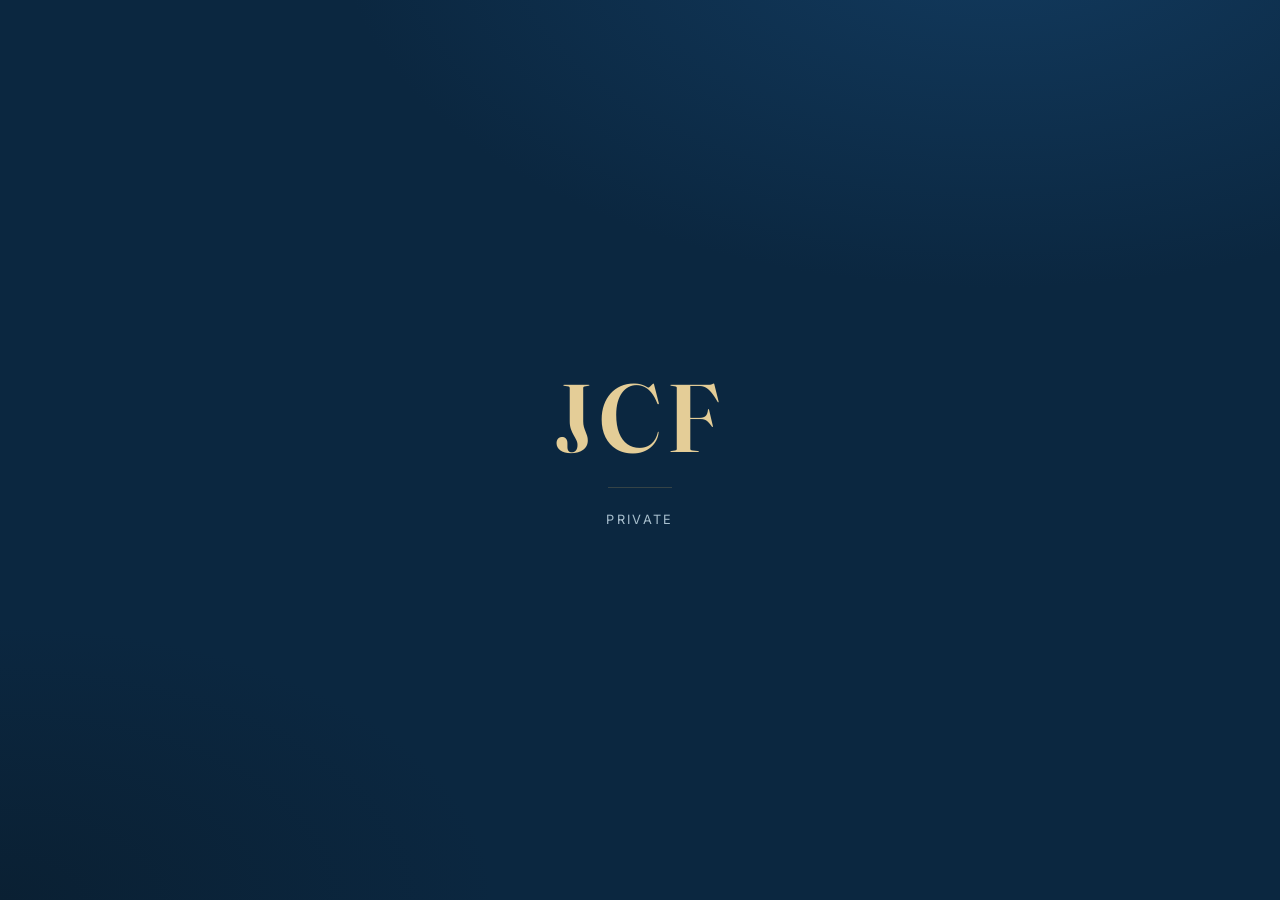
<file: index.html>
<!DOCTYPE html>
<html lang="en">
<head>
<meta charset="UTF-8">
<meta name="viewport" content="width=device-width, initial-scale=1.0">
<meta name="robots" content="noindex, nofollow">
<title>JCF</title>
<link rel="stylesheet" href="/assets/hub.css">
<style>
  body{display:flex;align-items:center;justify-content:center;text-align:center}
  .mark{font-family:'Fraunces',serif;font-weight:600;letter-spacing:.06em;
    font-size:clamp(3rem,14vw,6rem);color:var(--brass-soft);line-height:1}
  .rule{width:64px;height:1px;background:var(--line);margin:22px auto}
  .q{color:var(--foam-dim);font-size:.8rem;letter-spacing:.18em;text-transform:uppercase}
</style>
</head>
<body>
  <div>
    <div class="mark">JCF</div>
    <div class="rule"></div>
    <div class="q">Private</div>
  </div>
</body>
</html>
</file>
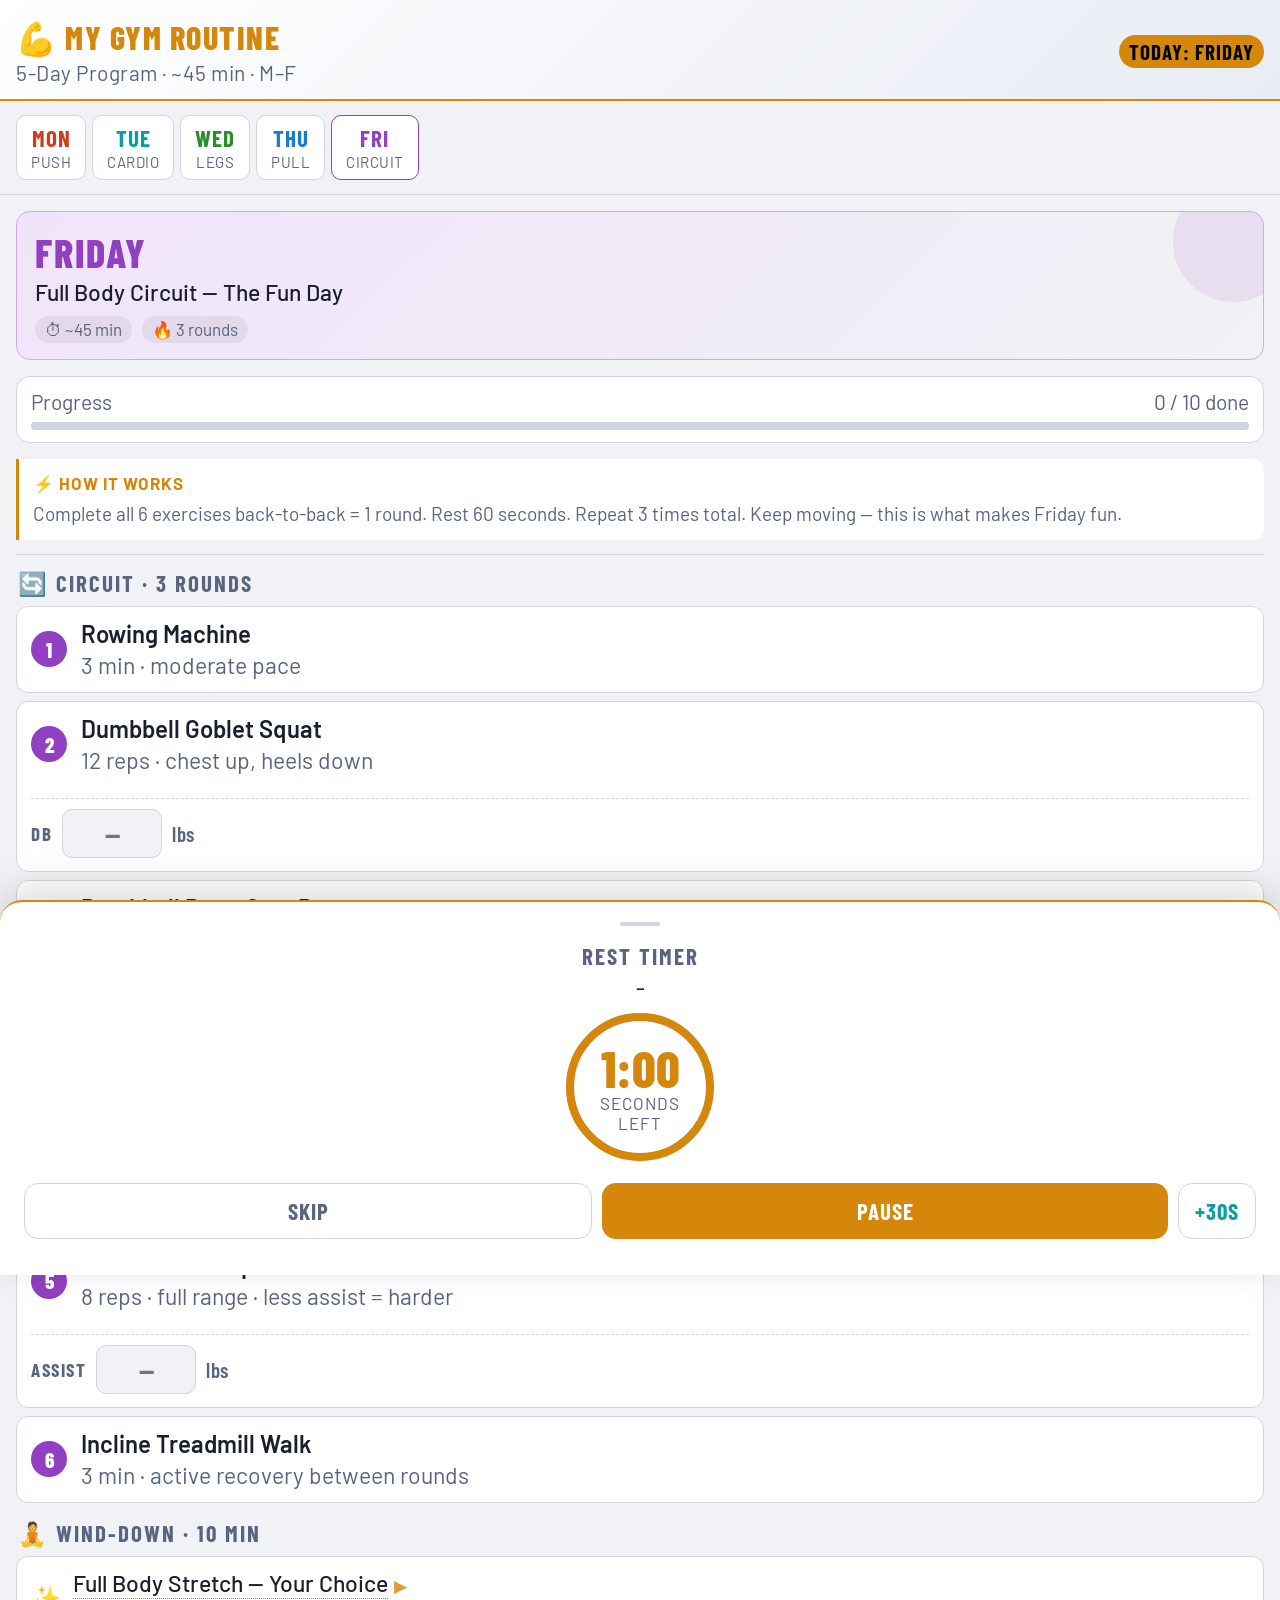
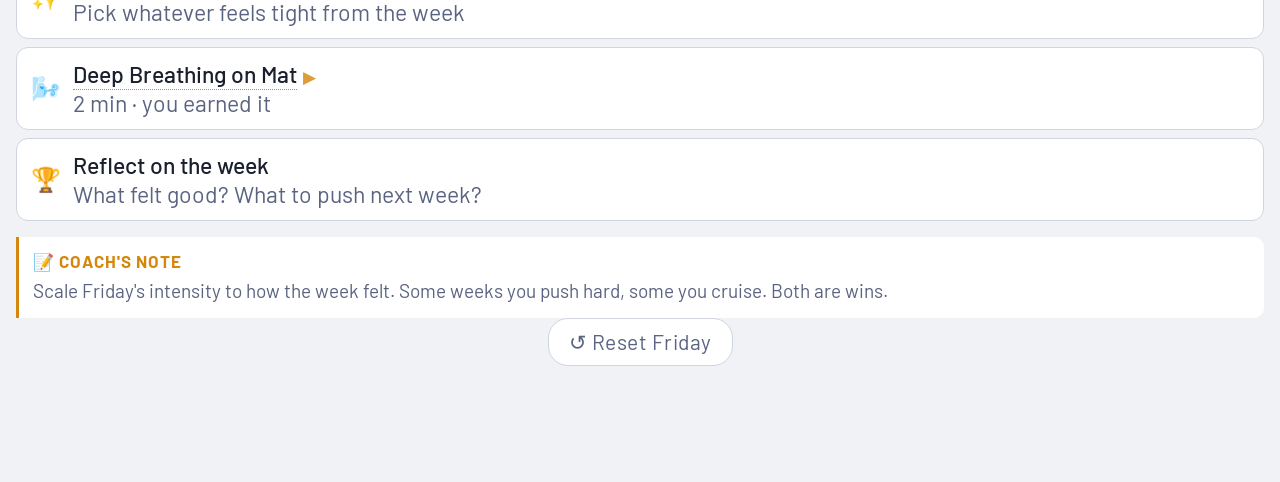
<file: gym-routine/index.html>
<!DOCTYPE html>
<html lang="en">
<head>
<meta charset="UTF-8">
<meta name="viewport" content="width=device-width, initial-scale=1.0, maximum-scale=1.0">
<title>Your Gym Routine</title>
<link href="https://fonts.googleapis.com/css2?family=Barlow+Condensed:wght@400;600;700;800&family=Barlow:wght@400;500;600&display=swap" rel="stylesheet">
<style>
  :root {
    --bg: #f0f2f5;
    --surface: #ffffff;
    --card: #ffffff;
    --border: #d0d5e0;
    --accent: #d4870a;
    --accent2: #0a9e9e;
    --text: #1a1f2e;
    --muted: #5a6380;
    --push: #c94020;
    --pull: #1a7acc;
    --legs: #2e8c2e;
    --cardio: #0a9e9e;
    --circuit: #9040c0;
  }

  * { box-sizing: border-box; margin: 0; padding: 0; }

  body {
    background: var(--bg);
    color: var(--text);
    font-family: 'Barlow', sans-serif;
    font-size: 25px;
    min-height: 100vh;
    padding-bottom: 80px;
  }

  .header {
    background: linear-gradient(135deg, #ffffff 0%, #e8ecf4 100%);
    border-bottom: 2px solid var(--accent);
    padding: 18px 16px 14px;
    position: sticky;
    top: 0;
    z-index: 100;
  }
  .header-top { display: flex; align-items: center; justify-content: space-between; }
  .header h1 { font-family: 'Barlow Condensed', sans-serif; font-size: 32px; font-weight: 800; letter-spacing: 1.5px; text-transform: uppercase; color: var(--accent); }
  .header p { font-size: 21px; color: var(--muted); margin-top: 2px; letter-spacing: 0.5px; }
  .today-badge { background: var(--accent); color: #000; font-family: 'Barlow Condensed', sans-serif; font-weight: 700; font-size: 21px; padding: 4px 10px; border-radius: 20px; letter-spacing: 1px; text-transform: uppercase; }

  .day-tabs { display: flex; gap: 6px; padding: 14px 16px 14px; overflow-x: auto; scrollbar-width: none; background: var(--bg); position: sticky; top: 72px; z-index: 99; border-bottom: 1px solid var(--border); }
  .day-tabs::-webkit-scrollbar { display: none; }
  .day-tab { flex-shrink: 0; background: var(--surface); border: 1.5px solid var(--border); border-radius: 10px; padding: 8px 14px; cursor: pointer; transition: all 0.2s; text-align: center; min-width: 58px; }
  .day-tab .abbr { font-family: 'Barlow Condensed', sans-serif; font-size: 23px; font-weight: 700; letter-spacing: 1px; display: block; }
  .day-tab .label { font-size: 15px; color: var(--muted); text-transform: uppercase; letter-spacing: 0.5px; display: block; margin-top: 1px; }
  .day-tab.active { border-color: currentColor; background: var(--card); }
  .day-tab.push { color: var(--push); } .day-tab.pull { color: var(--pull); } .day-tab.legs { color: var(--legs); } .day-tab.cardio { color: var(--cardio); } .day-tab.circuit { color: var(--circuit); }

  .content { padding: 16px; }
  .day-panel { display: none; }
  .day-panel.active { display: block; }

  .day-hero { border-radius: 14px; padding: 16px 18px; margin-bottom: 16px; position: relative; overflow: hidden; }
  .day-hero::before { content: ''; position: absolute; top: -30px; right: -30px; width: 120px; height: 120px; border-radius: 50%; opacity: 0.1; background: currentColor; }
  .day-hero.push { background: linear-gradient(135deg, #fde8e2, #f0f2f5); color: var(--push); border: 1px solid #f0c0b0; }
  .day-hero.pull { background: linear-gradient(135deg, #e2eefa, #f0f2f5); color: var(--pull); border: 1px solid #b0ccee; }
  .day-hero.legs { background: linear-gradient(135deg, #e2f0e2, #f0f2f5); color: var(--legs); border: 1px solid #b0d8b0; }
  .day-hero.cardio { background: linear-gradient(135deg, #e0f4f4, #f0f2f5); color: var(--cardio); border: 1px solid #a0d8d8; }
  .day-hero.circuit { background: linear-gradient(135deg, #f0e4fa, #f0f2f5); color: var(--circuit); border: 1px solid #d0a8ee; }
  .day-hero .day-name { font-family: 'Barlow Condensed', sans-serif; font-size: 40px; font-weight: 800; text-transform: uppercase; letter-spacing: 2px; color: currentColor; }
  .day-hero .day-focus { font-size: 23px; color: var(--text); margin-top: 2px; font-weight: 500; }
  .day-hero .day-meta { display: flex; gap: 10px; margin-top: 10px; flex-wrap: wrap; }
  .meta-pill { background: rgba(0,0,0,0.06); border-radius: 20px; padding: 3px 10px; font-size: 17px; color: var(--muted); }

  .section { margin-bottom: 16px; }
  .section-title { font-family: 'Barlow Condensed', sans-serif; font-size: 23px; font-weight: 700; letter-spacing: 2px; text-transform: uppercase; color: var(--muted); margin-bottom: 8px; padding-left: 2px; }

  .exercise-list { display: flex; flex-direction: column; gap: 8px; }
  .ex-card { background: var(--card); border: 1px solid var(--border); border-radius: 12px; padding: 13px 14px; display: flex; align-items: center; gap: 14px; cursor: pointer; transition: border-color 0.2s, background 0.2s; position: relative; }
  .ex-card.done { opacity: 0.45; background: var(--surface); }
  .ex-card.done .ex-name { text-decoration: line-through; }
  .ex-num { font-family: 'Barlow Condensed', sans-serif; font-size: 25px; font-weight: 700; color: var(--muted); min-width: 22px; text-align: center; }
  .ex-info { flex: 1; }
  .ex-name { font-weight: 600; font-size: 24px; color: var(--text); line-height: 1.2; }
  .ex-note { font-size: 23px; color: var(--muted); margin-top: 2px; }
  .ex-badge { background: var(--surface); border: 1px solid var(--border); border-radius: 8px; padding: 5px 10px; text-align: center; flex-shrink: 0; }
  .ex-badge .sets { font-family: 'Barlow Condensed', sans-serif; font-size: 25px; font-weight: 700; line-height: 1; color: var(--accent); }
  .ex-badge .reps { font-size: 16px; color: var(--muted); }
  .check-icon { position: absolute; right: 14px; top: 50%; transform: translateY(-50%); font-size: 21px; display: none; }
  .ex-card.done .check-icon { display: block; }
  .ex-card.done .ex-badge { display: none; }

  .stretch-card { background: var(--card); border: 1px solid var(--border); border-radius: 12px; padding: 12px 14px; display: flex; align-items: center; gap: 12px; cursor: pointer; transition: opacity 0.2s; }
  .stretch-card.done { opacity: 0.4; }
  .stretch-card.done .stretch-name { text-decoration: line-through; }
  .stretch-name a { color: var(--text); text-decoration: none; border-bottom: 1.5px dotted var(--accent); padding-bottom: 1px; }
  .stretch-name a:hover, .stretch-name a:active { color: var(--accent); }
  .stretch-name .video-icon { color: var(--accent); font-size: 0.75em; margin-left: 6px; vertical-align: middle; opacity: 0.8; }
  .stretch-icon { font-size: 24px; min-width: 28px; text-align: center; }
  .stretch-info { flex: 1; }
  .stretch-name { font-size: 23px; font-weight: 500; }
  .stretch-detail { font-size: 23px; color: var(--muted); margin-top: 1px; }
  .stretch-check { font-size: 23px; margin-left: auto; display: none; }
  .stretch-card.done .stretch-check { display: block; }

  .circuit-card { background: var(--card); border: 1px solid var(--border); border-radius: 12px; padding: 13px 14px; display: flex; align-items: center; gap: 14px; cursor: pointer; }
  .circuit-card.done { opacity: 0.4; }
  .circuit-card.done .ex-name { text-decoration: line-through; }
  .circuit-step { width: 36px; height: 36px; border-radius: 50%; background: var(--circuit); color: #fff; font-family: 'Barlow Condensed', sans-serif; font-size: 21px; font-weight: 800; display: flex; align-items: center; justify-content: center; flex-shrink: 0; }

  .warmup-card { background: var(--card); border: 1px solid var(--border); border-radius: 12px; padding: 13px 16px; display: flex; align-items: center; gap: 12px; }
  .warmup-icon { font-size: 26px; }
  .warmup-text { font-size: 25px; }
  .warmup-text strong { display: block; font-weight: 600; }
  .warmup-text span { color: var(--muted); font-size: 23px; }

  .progress-wrap { background: var(--surface); border-radius: 14px; padding: 12px 14px; margin-bottom: 16px; border: 1px solid var(--border); }
  .progress-top { display: flex; justify-content: space-between; margin-bottom: 8px; font-size: 21px; color: var(--muted); }
  .progress-bar-bg { background: var(--border); border-radius: 10px; height: 8px; overflow: hidden; }
  .progress-bar-fill { height: 100%; border-radius: 10px; background: linear-gradient(90deg, var(--accent), var(--accent2)); transition: width 0.4s ease; }

  .reset-btn { background: var(--surface); border: 1px solid var(--border); color: var(--muted); padding: 10px 20px; border-radius: 20px; font-family: 'Barlow', sans-serif; font-size: 21px; cursor: pointer; display: block; margin: 0 auto 20px; letter-spacing: 0.5px; }
  .reset-btn:active { background: var(--card); }

  .weight-row { display: flex; align-items: center; gap: 10px; margin-top: 10px; padding-top: 10px; border-top: 1px dashed var(--border); }
  .weight-label { font-family: 'Barlow Condensed', sans-serif; font-size: 19px; font-weight: 700; letter-spacing: 1.5px; text-transform: uppercase; color: var(--muted); }
  .weight-input { background: var(--bg); border: 1.5px solid var(--border); color: var(--accent); font-family: 'Barlow Condensed', sans-serif; font-weight: 700; font-size: 26px; padding: 8px 12px; border-radius: 10px; width: 100px; text-align: center; -moz-appearance: textfield; }
  .weight-input::-webkit-outer-spin-button, .weight-input::-webkit-inner-spin-button { -webkit-appearance: none; margin: 0; }
  .weight-input:focus { outline: none; border-color: var(--accent); background: #fff; }
  .weight-unit { font-family: 'Barlow Condensed', sans-serif; font-size: 21px; font-weight: 600; color: var(--muted); letter-spacing: 0.5px; }
  .weight-saved { margin-left: auto; font-size: 17px; color: var(--legs); opacity: 0; transition: opacity 0.3s; font-weight: 600; letter-spacing: 0.5px; }
  .weight-saved.show { opacity: 1; }
  .ex-card.has-weight, .circuit-card.has-weight { flex-wrap: wrap; }
  .ex-card.has-weight > .ex-num, .ex-card.has-weight > .ex-info, .ex-card.has-weight > .ex-badge, .ex-card.has-weight > .check-icon { /* keep top row alignment */ }
  .ex-card.has-weight .weight-row, .circuit-card.has-weight .weight-row { flex-basis: 100%; }
  .ex-card.done .weight-row, .circuit-card.done .weight-row { opacity: 0.6; }

  .tip-box { background: var(--card); border-left: 3px solid var(--accent); border-radius: 0 10px 10px 0; padding: 12px 14px; font-size: 19px; color: var(--muted); line-height: 1.5; margin-top: 8px; }
  .tip-box strong { color: var(--accent); display: block; margin-bottom: 3px; font-size: 17px; letter-spacing: 1px; text-transform: uppercase; }
  .divider { height: 1px; background: var(--border); margin: 14px 0; }

  .timer-overlay { position: fixed; bottom: 0; left: 0; right: 0; z-index: 200; transform: translateY(100%); transition: transform 0.35s cubic-bezier(0.34, 1.56, 0.64, 1); }
  .timer-overlay.visible { transform: translateY(0); }
  .timer-sheet { background: #ffffff; border-top: 2px solid var(--accent); border-radius: 22px 22px 0 0; padding: 20px 24px 36px; box-shadow: 0 -10px 40px rgba(0,0,0,0.15); }
  .timer-handle { width: 40px; height: 4px; background: var(--border); border-radius: 2px; margin: 0 auto 16px; }
  .timer-label { font-family: 'Barlow Condensed', sans-serif; font-size: 23px; font-weight: 700; letter-spacing: 2px; text-transform: uppercase; color: var(--muted); text-align: center; margin-bottom: 6px; }
  .timer-ring-wrap { display: flex; justify-content: center; margin: 8px 0 16px; }
  .timer-ring { width: 160px; height: 160px; transform: rotate(-90deg); }
  .timer-ring-bg { fill: none; stroke: var(--border); stroke-width: 8; }
  .timer-ring-fill { fill: none; stroke: var(--accent); stroke-width: 8; stroke-linecap: round; stroke-dasharray: 440; stroke-dashoffset: 0; transition: stroke-dashoffset 1s linear, stroke 0.3s; }
  .timer-ring-fill.urgent { stroke: #c94020; }
  .timer-ring-container { position: relative; width: 160px; height: 160px; }
  .timer-inner { position: absolute; top: 50%; left: 50%; transform: translate(-50%, -50%); text-align: center; }
  .timer-count { font-family: 'Barlow Condensed', sans-serif; font-size: 52px; font-weight: 800; color: var(--accent); line-height: 1; transition: color 0.3s; }
  .timer-count.urgent { color: #c94020; }
  .timer-sublabel { font-size: 17px; color: var(--muted); letter-spacing: 1px; text-transform: uppercase; }
  .timer-buttons { display: flex; gap: 10px; margin-top: 4px; }
  .timer-btn { flex: 1; padding: 13px; border-radius: 14px; border: none; font-family: 'Barlow Condensed', sans-serif; font-size: 23px; font-weight: 700; letter-spacing: 1px; text-transform: uppercase; cursor: pointer; transition: opacity 0.15s, transform 0.1s; }
  .timer-btn:active { transform: scale(0.97); opacity: 0.85; }
  .timer-btn.primary { background: var(--accent); color: #fff; }
  .timer-btn.secondary { background: var(--surface); color: var(--muted); border: 1px solid var(--border); }
  .timer-btn.add { background: var(--surface); color: var(--accent2); border: 1px solid var(--border); flex: 0 0 auto; padding: 13px 16px; }
  .timer-exercise-name { font-size: 19px; color: var(--text); text-align: center; margin-bottom: 2px; font-weight: 500; white-space: nowrap; overflow: hidden; text-overflow: ellipsis; }
</style>
</head>
<body>

<div class="header">
  <div class="header-top">
    <div>
      <h1>💪 My Gym Routine</h1>
      <p>5-Day Program · ~45 min · M–F</p>
    </div>
    <div class="today-badge" id="todayBadge">Today</div>
  </div>
</div>

<div class="day-tabs">
  <div class="day-tab push" onclick="switchDay(0)"><span class="abbr">MON</span><span class="label">Push</span></div>
  <div class="day-tab cardio" onclick="switchDay(1)"><span class="abbr">TUE</span><span class="label">Cardio</span></div>
  <div class="day-tab legs" onclick="switchDay(2)"><span class="abbr">WED</span><span class="label">Legs</span></div>
  <div class="day-tab pull" onclick="switchDay(3)"><span class="abbr">THU</span><span class="label">Pull</span></div>
  <div class="day-tab circuit" onclick="switchDay(4)"><span class="abbr">FRI</span><span class="label">Circuit</span></div>
</div>

<div class="content">

  <!-- MONDAY -->
  <div class="day-panel push active" id="panel-0">
    <div class="day-hero push"><div class="day-name">Monday</div><div class="day-focus">Upper Body Push + Cardio</div><div class="day-meta"><span class="meta-pill">⏱ ~45 min</span><span class="meta-pill">🏋️ Strength focus</span></div></div>
    <div class="progress-wrap"><div class="progress-top"><span>Progress</span><span id="prog-0">0 / 8 done</span></div><div class="progress-bar-bg"><div class="progress-bar-fill" id="bar-0" style="width:0%"></div></div></div>
    <div class="section"><div class="section-title">🔥 Warm-up · 5 min</div><div class="warmup-card"><div class="warmup-icon">🚶</div><div class="warmup-text"><strong>Treadmill</strong><span>Brisk walk · 2–3% incline · 5 min</span></div></div></div>
    <div class="section"><div class="section-title">💪 Strength · 25 min</div><div class="exercise-list" id="ex-0">
      <div class="ex-card has-weight" onclick="toggleEx(this,'0')"><div class="ex-num">1</div><div class="ex-info"><div class="ex-name">Incline Bench Press</div><div class="ex-note">Controlled descent, full press</div></div><div class="ex-badge"><div class="sets">3×10</div><div class="reps">reps</div></div><div class="check-icon">✅</div><div class="weight-row" data-key="mon-incline-bench"><span class="weight-label">Weight</span><input type="number" class="weight-input" inputmode="decimal" placeholder="—"><span class="weight-unit">lbs</span><span class="weight-saved">✓ saved</span></div></div>
      <div class="ex-card has-weight" onclick="toggleEx(this,'0')"><div class="ex-num">2</div><div class="ex-info"><div class="ex-name">Fly / Pec Station</div><div class="ex-note">Squeeze at center, don't lock elbows</div></div><div class="ex-badge"><div class="sets">3×12</div><div class="reps">reps</div></div><div class="check-icon">✅</div><div class="weight-row" data-key="mon-pec-fly"><span class="weight-label">Weight</span><input type="number" class="weight-input" inputmode="decimal" placeholder="—"><span class="weight-unit">lbs</span><span class="weight-saved">✓ saved</span></div></div>
      <div class="ex-card has-weight" onclick="toggleEx(this,'0')"><div class="ex-num">3</div><div class="ex-info"><div class="ex-name">Dumbbell Shoulder Press</div><div class="ex-note">Seated or standing</div></div><div class="ex-badge"><div class="sets">3×10</div><div class="reps">reps</div></div><div class="check-icon">✅</div><div class="weight-row" data-key="mon-db-shoulder"><span class="weight-label">Each DB</span><input type="number" class="weight-input" inputmode="decimal" placeholder="—"><span class="weight-unit">lbs</span><span class="weight-saved">✓ saved</span></div></div>
      <div class="ex-card has-weight" onclick="toggleEx(this,'0')"><div class="ex-num">4</div><div class="ex-info"><div class="ex-name">Curl Machine</div><div class="ex-note">Full range of motion</div></div><div class="ex-badge"><div class="sets">2×12</div><div class="reps">reps</div></div><div class="check-icon">✅</div><div class="weight-row" data-key="mon-curl"><span class="weight-label">Weight</span><input type="number" class="weight-input" inputmode="decimal" placeholder="—"><span class="weight-unit">lbs</span><span class="weight-saved">✓ saved</span></div></div>
    </div></div>
    <div class="section"><div class="section-title">🧘 Flexibility · 10 min</div><div class="exercise-list" id="flex-0">
      <div class="stretch-card" onclick="toggleStretch(this,'0')"><div class="stretch-icon">🤸</div><div class="stretch-info"><div class="stretch-name"><a href="https://www.youtube.com/results?search_query=chest+doorway+stretch+tutorial" target="_blank" rel="noopener" onclick="event.stopPropagation()">Chest Doorway Stretch</a><span class="video-icon">▶</span></div><div class="stretch-detail">3 × 30 sec</div></div><div class="stretch-check">✅</div></div>
      <div class="stretch-card" onclick="toggleStretch(this,'0')"><div class="stretch-icon">🦾</div><div class="stretch-info"><div class="stretch-name"><a href="https://www.youtube.com/results?search_query=cross+body+shoulder+stretch+tutorial" target="_blank" rel="noopener" onclick="event.stopPropagation()">Shoulder Cross-Body Stretch</a><span class="video-icon">▶</span></div><div class="stretch-detail">3 × 30 sec each arm</div></div><div class="stretch-check">✅</div></div>
      <div class="stretch-card" onclick="toggleStretch(this,'0')"><div class="stretch-icon">🔄</div><div class="stretch-info"><div class="stretch-name"><a href="https://www.youtube.com/results?search_query=seated+thoracic+rotation+stretch" target="_blank" rel="noopener" onclick="event.stopPropagation()">Seated Thoracic Rotation</a><span class="video-icon">▶</span></div><div class="stretch-detail">10 reps per side · on mat</div></div><div class="stretch-check">✅</div></div>
      <div class="stretch-card" onclick="toggleStretch(this,'0')"><div class="stretch-icon">🌬️</div><div class="stretch-info"><div class="stretch-name"><a href="https://www.youtube.com/results?search_query=diaphragmatic+deep+breathing+exercise+tutorial" target="_blank" rel="noopener" onclick="event.stopPropagation()">Deep Breathing</a><span class="video-icon">▶</span></div><div class="stretch-detail">2 min · slow, intentional breaths on mat</div></div><div class="stretch-check">✅</div></div>
    </div></div>
    <button class="reset-btn" onclick="resetDay('0')">↺ Reset Monday</button>
  </div>

  <!-- TUESDAY -->
  <div class="day-panel cardio" id="panel-1">
    <div class="day-hero cardio"><div class="day-name">Tuesday</div><div class="day-focus">Cardio Focus + Core & Balance</div><div class="day-meta"><span class="meta-pill">⏱ ~45 min</span><span class="meta-pill">🚣 Recovery day</span></div></div>
    <div class="progress-wrap"><div class="progress-top"><span>Progress</span><span id="prog-1">0 / 8 done</span></div><div class="progress-bar-bg"><div class="progress-bar-fill" id="bar-1" style="width:0%"></div></div></div>
    <div class="section"><div class="section-title">🚣 Cardio · 25 min</div><div class="warmup-card"><div class="warmup-icon">🚣</div><div class="warmup-text"><strong>Rowing Machine</strong><span>Alternate 5 min easy / 5 min moderate push × 5 rounds</span></div></div></div>
    <div class="section"><div class="section-title">⚖️ Core & Balance · 10 min</div><div class="exercise-list" id="ex-1">
      <div class="ex-card has-weight" onclick="toggleEx(this,'1')"><div class="ex-num">1</div><div class="ex-info"><div class="ex-name">Dumbbell Farmer's Carry</div><div class="ex-note">Walk across the gym floor · stand tall</div></div><div class="ex-badge"><div class="sets">3</div><div class="reps">passes</div></div><div class="check-icon">✅</div><div class="weight-row" data-key="tue-farmers"><span class="weight-label">Each DB</span><input type="number" class="weight-input" inputmode="decimal" placeholder="—"><span class="weight-unit">lbs</span><span class="weight-saved">✓ saved</span></div></div>
      <div class="ex-card" onclick="toggleEx(this,'1')"><div class="ex-num">2</div><div class="ex-info"><div class="ex-name">Single-Leg Balance Stand</div><div class="ex-note">Near a wall if needed at first</div></div><div class="ex-badge"><div class="sets">3×20s</div><div class="reps">each leg</div></div><div class="check-icon">✅</div></div>
      <div class="ex-card" onclick="toggleEx(this,'1')"><div class="ex-num">3</div><div class="ex-info"><div class="ex-name">Dead Bug</div><div class="ex-note">Slow, controlled · press low back to mat</div></div><div class="ex-badge"><div class="sets">3×8</div><div class="reps">per side</div></div><div class="check-icon">✅</div></div>
      <div class="ex-card" onclick="toggleEx(this,'1')"><div class="ex-num">4</div><div class="ex-info"><div class="ex-name">Hip Flexor Kneeling Stretch</div><div class="ex-note">Lunge position, back knee on mat</div></div><div class="ex-badge"><div class="sets">2×30s</div><div class="reps">each side</div></div><div class="check-icon">✅</div></div>
    </div></div>
    <div class="section"><div class="section-title">🧘 Flexibility · 10 min</div><div class="exercise-list" id="flex-1">
      <div class="stretch-card" onclick="toggleStretch(this,'1')"><div class="stretch-icon">🦵</div><div class="stretch-info"><div class="stretch-name"><a href="https://www.youtube.com/results?search_query=supine+hamstring+stretch+on+back" target="_blank" rel="noopener" onclick="event.stopPropagation()">Hamstring Mat Stretch</a><span class="video-icon">▶</span></div><div class="stretch-detail">3 × 30 sec</div></div><div class="stretch-check">✅</div></div>
      <div class="stretch-card" onclick="toggleStretch(this,'1')"><div class="stretch-icon">🍑</div><div class="stretch-info"><div class="stretch-name"><a href="https://www.youtube.com/results?search_query=figure+4+piriformis+stretch" target="_blank" rel="noopener" onclick="event.stopPropagation()">Piriformis Figure-4 Stretch</a><span class="video-icon">▶</span></div><div class="stretch-detail">3 × 30 sec each side</div></div><div class="stretch-check">✅</div></div>
      <div class="stretch-card" onclick="toggleStretch(this,'1')"><div class="stretch-icon">🐱</div><div class="stretch-info"><div class="stretch-name"><a href="https://www.youtube.com/results?search_query=cat+cow+stretch+tutorial+yoga" target="_blank" rel="noopener" onclick="event.stopPropagation()">Cat / Cow</a><span class="video-icon">▶</span></div><div class="stretch-detail">10 slow reps · breathe through each</div></div><div class="stretch-check">✅</div></div>
      <div class="stretch-card" onclick="toggleStretch(this,'1')"><div class="stretch-icon">🌬️</div><div class="stretch-info"><div class="stretch-name"><a href="https://www.youtube.com/results?search_query=diaphragmatic+deep+breathing+exercise+tutorial" target="_blank" rel="noopener" onclick="event.stopPropagation()">Deep Breathing</a><span class="video-icon">▶</span></div><div class="stretch-detail">2 min · on mat</div></div><div class="stretch-check">✅</div></div>
    </div></div>
    <button class="reset-btn" onclick="resetDay('1')">↺ Reset Tuesday</button>
  </div>

  <!-- WEDNESDAY -->
  <div class="day-panel legs" id="panel-2">
    <div class="day-hero legs"><div class="day-name">Wednesday</div><div class="day-focus">Lower Body</div><div class="day-meta"><span class="meta-pill">⏱ ~45 min</span><span class="meta-pill">🦵 Legs focus</span></div></div>
    <div class="progress-wrap"><div class="progress-top"><span>Progress</span><span id="prog-2">0 / 8 done</span></div><div class="progress-bar-bg"><div class="progress-bar-fill" id="bar-2" style="width:0%"></div></div></div>
    <div class="section"><div class="section-title">🔥 Warm-up · 5 min</div><div class="warmup-card"><div class="warmup-icon">🚶</div><div class="warmup-text"><strong>Treadmill</strong><span>Easy pace · flat or light incline · 5 min</span></div></div></div>
    <div class="section"><div class="section-title">🦵 Strength · 25 min</div><div class="exercise-list" id="ex-2">
      <div class="ex-card has-weight" onclick="toggleEx(this,'2')"><div class="ex-num">1</div><div class="ex-info"><div class="ex-name">Leg Press</div><div class="ex-note">Feet shoulder-width · full range</div></div><div class="ex-badge"><div class="sets">3×12</div><div class="reps">reps</div></div><div class="check-icon">✅</div><div class="weight-row" data-key="wed-leg-press"><span class="weight-label">Weight</span><input type="number" class="weight-input" inputmode="decimal" placeholder="—"><span class="weight-unit">lbs</span><span class="weight-saved">✓ saved</span></div></div>
      <div class="ex-card has-weight" onclick="toggleEx(this,'2')"><div class="ex-num">2</div><div class="ex-info"><div class="ex-name">Quad Extension</div><div class="ex-note">Leg lift machine · slow return</div></div><div class="ex-badge"><div class="sets">3×12</div><div class="reps">reps</div></div><div class="check-icon">✅</div><div class="weight-row" data-key="wed-quad-ext"><span class="weight-label">Weight</span><input type="number" class="weight-input" inputmode="decimal" placeholder="—"><span class="weight-unit">lbs</span><span class="weight-saved">✓ saved</span></div></div>
      <div class="ex-card has-weight" onclick="toggleEx(this,'2')"><div class="ex-num">3</div><div class="ex-info"><div class="ex-name">Leg Curl / Hamstring</div><div class="ex-note">Controlled · don't rush the curl</div></div><div class="ex-badge"><div class="sets">3×12</div><div class="reps">reps</div></div><div class="check-icon">✅</div><div class="weight-row" data-key="wed-leg-curl"><span class="weight-label">Weight</span><input type="number" class="weight-input" inputmode="decimal" placeholder="—"><span class="weight-unit">lbs</span><span class="weight-saved">✓ saved</span></div></div>
      <div class="ex-card has-weight" onclick="toggleEx(this,'2')"><div class="ex-num">4</div><div class="ex-info"><div class="ex-name">Squat Rack</div><div class="ex-note">Goblet squat or back squat · your call</div></div><div class="ex-badge"><div class="sets">3×10</div><div class="reps">reps</div></div><div class="check-icon">✅</div><div class="weight-row" data-key="wed-squat"><span class="weight-label">Weight</span><input type="number" class="weight-input" inputmode="decimal" placeholder="—"><span class="weight-unit">lbs</span><span class="weight-saved">✓ saved</span></div></div>
    </div></div>
    <div class="section"><div class="section-title">🧘 Flexibility · 10 min</div><div class="exercise-list" id="flex-2">
      <div class="stretch-card" onclick="toggleStretch(this,'2')"><div class="stretch-icon">🦵</div><div class="stretch-info"><div class="stretch-name"><a href="https://www.youtube.com/results?search_query=standing+quad+stretch+proper+form" target="_blank" rel="noopener" onclick="event.stopPropagation()">Standing Quad Stretch</a><span class="video-icon">▶</span></div><div class="stretch-detail">3 × 30 sec each leg</div></div><div class="stretch-check">✅</div></div>
      <div class="stretch-card" onclick="toggleStretch(this,'2')"><div class="stretch-icon">🪑</div><div class="stretch-info"><div class="stretch-name"><a href="https://www.youtube.com/results?search_query=seated+hamstring+stretch+tutorial" target="_blank" rel="noopener" onclick="event.stopPropagation()">Seated Hamstring Stretch</a><span class="video-icon">▶</span></div><div class="stretch-detail">3 × 30 sec</div></div><div class="stretch-check">✅</div></div>
      <div class="stretch-card" onclick="toggleStretch(this,'2')"><div class="stretch-icon">🧱</div><div class="stretch-info"><div class="stretch-name"><a href="https://www.youtube.com/results?search_query=wall+calf+stretch+tutorial" target="_blank" rel="noopener" onclick="event.stopPropagation()">Calf Stretch (wall)</a><span class="video-icon">▶</span></div><div class="stretch-detail">2 × 30 sec each leg</div></div><div class="stretch-check">✅</div></div>
      <div class="stretch-card" onclick="toggleStretch(this,'2')"><div class="stretch-icon">🏃</div><div class="stretch-info"><div class="stretch-name"><a href="https://www.youtube.com/results?search_query=kneeling+hip+flexor+stretch+lunge" target="_blank" rel="noopener" onclick="event.stopPropagation()">Hip Flexor Lunge Stretch</a><span class="video-icon">▶</span></div><div class="stretch-detail">2 × 30 sec each side</div></div><div class="stretch-check">✅</div></div>
    </div></div>
    <button class="reset-btn" onclick="resetDay('2')">↺ Reset Wednesday</button>
  </div>

  <!-- THURSDAY -->
  <div class="day-panel pull" id="panel-3">
    <div class="day-hero pull"><div class="day-name">Thursday</div><div class="day-focus">Upper Body Pull + Cardio</div><div class="day-meta"><span class="meta-pill">⏱ ~45 min</span><span class="meta-pill">🏋️ Strength focus</span></div></div>
    <div class="progress-wrap"><div class="progress-top"><span>Progress</span><span id="prog-3">0 / 8 done</span></div><div class="progress-bar-bg"><div class="progress-bar-fill" id="bar-3" style="width:0%"></div></div></div>
    <div class="section"><div class="section-title">🔥 Warm-up · 5 min</div><div class="warmup-card"><div class="warmup-icon">⛰️</div><div class="warmup-text"><strong>Treadmill — Incline</strong><span>Slower pace · 5–6% incline · 5 min</span></div></div></div>
    <div class="section"><div class="section-title">💪 Strength · 25 min</div><div class="exercise-list" id="ex-3">
      <div class="ex-card has-weight" onclick="toggleEx(this,'3')"><div class="ex-num">1</div><div class="ex-info"><div class="ex-name">Assisted Pull-up Machine</div><div class="ex-note">Full hang to chin over bar · less assist = harder</div></div><div class="ex-badge"><div class="sets">3×8</div><div class="reps">reps</div></div><div class="check-icon">✅</div><div class="weight-row" data-key="thu-assist-pullup"><span class="weight-label">Assist</span><input type="number" class="weight-input" inputmode="decimal" placeholder="—"><span class="weight-unit">lbs</span><span class="weight-saved">✓ saved</span></div></div>
      <div class="ex-card has-weight" onclick="toggleEx(this,'3')"><div class="ex-num">2</div><div class="ex-info"><div class="ex-name">Lat Pulldown</div><div class="ex-note">Pull to upper chest · lean back slightly</div></div><div class="ex-badge"><div class="sets">3×12</div><div class="reps">reps</div></div><div class="check-icon">✅</div><div class="weight-row" data-key="thu-lat-pulldown"><span class="weight-label">Weight</span><input type="number" class="weight-input" inputmode="decimal" placeholder="—"><span class="weight-unit">lbs</span><span class="weight-saved">✓ saved</span></div></div>
      <div class="ex-card has-weight" onclick="toggleEx(this,'3')"><div class="ex-num">3</div><div class="ex-info"><div class="ex-name">Seated Cable Row</div><div class="ex-note">Squeeze shoulder blades at end</div></div><div class="ex-badge"><div class="sets">3×12</div><div class="reps">reps</div></div><div class="check-icon">✅</div><div class="weight-row" data-key="thu-seated-row"><span class="weight-label">Weight</span><input type="number" class="weight-input" inputmode="decimal" placeholder="—"><span class="weight-unit">lbs</span><span class="weight-saved">✓ saved</span></div></div>
      <div class="ex-card has-weight" onclick="toggleEx(this,'3')"><div class="ex-num">4</div><div class="ex-info"><div class="ex-name">Dumbbell Rear Delt Fly</div><div class="ex-note">Hinge forward · elbows slightly bent</div></div><div class="ex-badge"><div class="sets">2×12</div><div class="reps">reps</div></div><div class="check-icon">✅</div><div class="weight-row" data-key="thu-rear-delt"><span class="weight-label">Each DB</span><input type="number" class="weight-input" inputmode="decimal" placeholder="—"><span class="weight-unit">lbs</span><span class="weight-saved">✓ saved</span></div></div>
    </div></div>
    <div class="section"><div class="section-title">🧘 Flexibility · 10 min</div><div class="exercise-list" id="flex-3">
      <div class="stretch-card" onclick="toggleStretch(this,'3')"><div class="stretch-icon">🙋</div><div class="stretch-info"><div class="stretch-name"><a href="https://www.youtube.com/results?search_query=lat+stretch+wall+overhead" target="_blank" rel="noopener" onclick="event.stopPropagation()">Lat Stretch (arm overhead, wall)</a><span class="video-icon">▶</span></div><div class="stretch-detail">3 × 30 sec each side</div></div><div class="stretch-check">✅</div></div>
      <div class="stretch-card" onclick="toggleStretch(this,'3')"><div class="stretch-icon">🔓</div><div class="stretch-info"><div class="stretch-name"><a href="https://www.youtube.com/results?search_query=thoracic+spine+mobility+exercise" target="_blank" rel="noopener" onclick="event.stopPropagation()">Chest-Up Thoracic Opener</a><span class="video-icon">▶</span></div><div class="stretch-detail">10 reps · on mat</div></div><div class="stretch-check">✅</div></div>
      <div class="stretch-card" onclick="toggleStretch(this,'3')"><div class="stretch-icon">↔️</div><div class="stretch-info"><div class="stretch-name"><a href="https://www.youtube.com/results?search_query=neck+side+stretch+gentle" target="_blank" rel="noopener" onclick="event.stopPropagation()">Neck Side Stretch</a><span class="video-icon">▶</span></div><div class="stretch-detail">2 × 20 sec each side · gentle</div></div><div class="stretch-check">✅</div></div>
      <div class="stretch-card" onclick="toggleStretch(this,'3')"><div class="stretch-icon">🤲</div><div class="stretch-info"><div class="stretch-name"><a href="https://www.youtube.com/results?search_query=wrist+forearm+stretches" target="_blank" rel="noopener" onclick="event.stopPropagation()">Wrist & Forearm Stretches</a><span class="video-icon">▶</span></div><div class="stretch-detail">1 min total · both directions</div></div><div class="stretch-check">✅</div></div>
    </div></div>
    <button class="reset-btn" onclick="resetDay('3')">↺ Reset Thursday</button>
  </div>

  <!-- FRIDAY -->
  <div class="day-panel circuit" id="panel-4">
    <div class="day-hero circuit"><div class="day-name">Friday</div><div class="day-focus">Full Body Circuit — The Fun Day</div><div class="day-meta"><span class="meta-pill">⏱ ~45 min</span><span class="meta-pill">🔥 3 rounds</span></div></div>
    <div class="progress-wrap"><div class="progress-top"><span>Progress</span><span id="prog-4">0 / 10 done</span></div><div class="progress-bar-bg"><div class="progress-bar-fill" id="bar-4" style="width:0%"></div></div></div>
    <div class="tip-box"><strong>⚡ How it works</strong>Complete all 6 exercises back-to-back = 1 round. Rest 60 seconds. Repeat 3 times total. Keep moving — this is what makes Friday fun.</div>
    <div class="divider"></div>
    <div class="section"><div class="section-title">🔄 Circuit · 3 Rounds</div><div class="exercise-list" id="ex-4">
      <div class="circuit-card" onclick="toggleEx(this,'4')"><div class="circuit-step">1</div><div class="ex-info"><div class="ex-name">Rowing Machine</div><div class="ex-note">3 min · moderate pace</div></div><div class="check-icon" style="display:none">✅</div></div>
      <div class="circuit-card has-weight" onclick="toggleEx(this,'4')"><div class="circuit-step">2</div><div class="ex-info"><div class="ex-name">Dumbbell Goblet Squat</div><div class="ex-note">12 reps · chest up, heels down</div></div><div class="check-icon" style="display:none">✅</div><div class="weight-row" data-key="fri-goblet"><span class="weight-label">DB</span><input type="number" class="weight-input" inputmode="decimal" placeholder="—"><span class="weight-unit">lbs</span><span class="weight-saved">✓ saved</span></div></div>
      <div class="circuit-card has-weight" onclick="toggleEx(this,'4')"><div class="circuit-step">3</div><div class="ex-info"><div class="ex-name">Dumbbell Bent-Over Row</div><div class="ex-note">12 reps each side</div></div><div class="check-icon" style="display:none">✅</div><div class="weight-row" data-key="fri-bent-row"><span class="weight-label">Each DB</span><input type="number" class="weight-input" inputmode="decimal" placeholder="—"><span class="weight-unit">lbs</span><span class="weight-saved">✓ saved</span></div></div>
      <div class="circuit-card has-weight" onclick="toggleEx(this,'4')"><div class="circuit-step">4</div><div class="ex-info"><div class="ex-name">Dumbbell Walking Lunges</div><div class="ex-note">10 steps each leg</div></div><div class="check-icon" style="display:none">✅</div><div class="weight-row" data-key="fri-lunges"><span class="weight-label">Each DB</span><input type="number" class="weight-input" inputmode="decimal" placeholder="—"><span class="weight-unit">lbs</span><span class="weight-saved">✓ saved</span></div></div>
      <div class="circuit-card has-weight" onclick="toggleEx(this,'4')"><div class="circuit-step">5</div><div class="ex-info"><div class="ex-name">Assisted Pull-up</div><div class="ex-note">8 reps · full range · less assist = harder</div></div><div class="check-icon" style="display:none">✅</div><div class="weight-row" data-key="fri-assist-pullup"><span class="weight-label">Assist</span><input type="number" class="weight-input" inputmode="decimal" placeholder="—"><span class="weight-unit">lbs</span><span class="weight-saved">✓ saved</span></div></div>
      <div class="circuit-card" onclick="toggleEx(this,'4')"><div class="circuit-step">6</div><div class="ex-info"><div class="ex-name">Incline Treadmill Walk</div><div class="ex-note">3 min · active recovery between rounds</div></div><div class="check-icon" style="display:none">✅</div></div>
    </div></div>
    <div class="section"><div class="section-title">🧘 Wind-Down · 10 min</div><div class="exercise-list" id="flex-4">
      <div class="stretch-card" onclick="toggleStretch(this,'4')"><div class="stretch-icon">✨</div><div class="stretch-info"><div class="stretch-name"><a href="https://www.youtube.com/results?search_query=full+body+cool+down+stretches" target="_blank" rel="noopener" onclick="event.stopPropagation()">Full Body Stretch — Your Choice</a><span class="video-icon">▶</span></div><div class="stretch-detail">Pick whatever feels tight from the week</div></div><div class="stretch-check">✅</div></div>
      <div class="stretch-card" onclick="toggleStretch(this,'4')"><div class="stretch-icon">🌬️</div><div class="stretch-info"><div class="stretch-name"><a href="https://www.youtube.com/results?search_query=diaphragmatic+deep+breathing+exercise+tutorial" target="_blank" rel="noopener" onclick="event.stopPropagation()">Deep Breathing on Mat</a><span class="video-icon">▶</span></div><div class="stretch-detail">2 min · you earned it</div></div><div class="stretch-check">✅</div></div>
      <div class="stretch-card" onclick="toggleStretch(this,'4')"><div class="stretch-icon">🏆</div><div class="stretch-info"><div class="stretch-name">Reflect on the week</div><div class="stretch-detail">What felt good? What to push next week?</div></div><div class="stretch-check">✅</div></div>
    </div></div>
    <div class="tip-box" style="margin-top:12px"><strong>📝 Coach's note</strong>Scale Friday's intensity to how the week felt. Some weeks you push hard, some you cruise. Both are wins.</div>
    <button class="reset-btn" onclick="resetDay('4')">↺ Reset Friday</button>
  </div>

</div>

<!-- REST TIMER -->
<div class="timer-overlay" id="timerOverlay">
  <div class="timer-sheet">
    <div class="timer-handle"></div>
    <div class="timer-label">Rest Timer</div>
    <div class="timer-exercise-name" id="timerExName">–</div>
    <div class="timer-ring-wrap">
      <div class="timer-ring-container">
        <svg class="timer-ring" viewBox="0 0 160 160">
          <circle class="timer-ring-bg" cx="80" cy="80" r="70"/>
          <circle class="timer-ring-fill" id="timerRingFill" cx="80" cy="80" r="70"/>
        </svg>
        <div class="timer-inner">
          <div class="timer-count" id="timerCount">1:00</div>
          <div class="timer-sublabel">seconds left</div>
        </div>
      </div>
    </div>
    <div class="timer-buttons">
      <button class="timer-btn secondary" onclick="dismissTimer()">Skip</button>
      <button class="timer-btn primary" id="timerPauseBtn" onclick="togglePause()">Pause</button>
      <button class="timer-btn add" onclick="addTime(30)">+30s</button>
    </div>
  </div>
</div>

<script>
  const TOTAL = ['8','8','8','8','10'];
  const REST_DURATION = 60;
  let timerInterval = null, timerRemaining = REST_DURATION, timerTotal = REST_DURATION, timerPaused = false;
  const CIRCUMFERENCE = 2 * Math.PI * 70;

  // ===== WEIGHT PERSISTENCE =====
  // Saved weights survive Reset, browser close, everything.
  const WEIGHT_KEY = 'gym-routine-weights-v1';
  function loadWeights() { try { const raw = localStorage.getItem(WEIGHT_KEY); return raw ? JSON.parse(raw) : {}; } catch(e) { return {}; } }
  function saveWeights(w) { try { localStorage.setItem(WEIGHT_KEY, JSON.stringify(w)); } catch(e) {} }
  function initWeightInputs() {
    const weights = loadWeights();
    document.querySelectorAll('.weight-row').forEach(row => {
      const key = row.dataset.key;
      const input = row.querySelector('.weight-input');
      const saved = row.querySelector('.weight-saved');
      if (!key || !input) return;
      if (weights[key] !== undefined && weights[key] !== '') input.value = weights[key];
      // Only stop propagation on the input itself, so tapping it doesn't toggle
      // the card. Tapping elsewhere on the card (including blank space in the
      // weight row) should still check the exercise off and start the timer.
      ['click','mousedown','touchstart','touchend','pointerdown'].forEach(ev => {
        input.addEventListener(ev, e => e.stopPropagation());
      });
      let t;
      input.addEventListener('input', () => {
        const all = loadWeights();
        all[key] = input.value;
        saveWeights(all);
        clearTimeout(t);
        saved.classList.add('show');
        t = setTimeout(() => saved.classList.remove('show'), 1500);
      });
    });
  }

  function updateProgress(day) {
    const exCards = document.querySelectorAll('#ex-'+day+' .ex-card, #ex-'+day+' .circuit-card');
    const strCards = document.querySelectorAll('#flex-'+day+' .stretch-card');
    let done = 0;
    exCards.forEach(c => { if(c.classList.contains('done')) done++; });
    strCards.forEach(c => { if(c.classList.contains('done')) done++; });
    const pct = Math.round((done/parseInt(TOTAL[day]))*100);
    document.getElementById('bar-'+day).style.width = pct+'%';
    document.getElementById('prog-'+day).textContent = done+' / '+TOTAL[day]+' done';
  }

  function startTimer(name) {
    clearInterval(timerInterval);
    timerRemaining = timerTotal = REST_DURATION;
    timerPaused = false;
    document.getElementById('timerExName').textContent = 'After: ' + name;
    document.getElementById('timerPauseBtn').textContent = 'Pause';
    document.getElementById('timerOverlay').classList.add('visible');
    renderTimer();
    timerInterval = setInterval(tickTimer, 1000);
  }

  function tickTimer() {
    if (timerPaused) return;
    timerRemaining--;
    renderTimer();
    if (timerRemaining <= 0) {
      clearInterval(timerInterval);
      if (navigator.vibrate) navigator.vibrate([200, 100, 200]);
      setTimeout(dismissTimer, 800);
    }
  }

  function renderTimer() {
    const m = Math.floor(timerRemaining/60), s = timerRemaining%60;
    const countEl = document.getElementById('timerCount');
    const ringEl = document.getElementById('timerRingFill');
    countEl.textContent = m+':'+String(s).padStart(2,'0');
    ringEl.style.strokeDasharray = CIRCUMFERENCE;
    ringEl.style.strokeDashoffset = CIRCUMFERENCE*(1-timerRemaining/timerTotal);
    const urgent = timerRemaining <= 10;
    countEl.classList.toggle('urgent', urgent);
    ringEl.classList.toggle('urgent', urgent);
  }

  function togglePause() {
    timerPaused = !timerPaused;
    document.getElementById('timerPauseBtn').textContent = timerPaused ? 'Resume' : 'Pause';
  }

  function addTime(s) {
    timerRemaining = Math.min(timerRemaining+s, 300);
    timerTotal = Math.max(timerTotal, timerRemaining);
    renderTimer();
  }

  function dismissTimer() {
    clearInterval(timerInterval);
    document.getElementById('timerOverlay').classList.remove('visible');
  }

  function toggleEx(el, day) {
    const wasUnchecked = !el.classList.contains('done');
    el.classList.toggle('done');
    const check = el.querySelector('.check-icon');
    if (check) check.style.display = el.classList.contains('done') ? 'block' : 'none';
    updateProgress(day);
    if (wasUnchecked) startTimer(el.querySelector('.ex-name') ? el.querySelector('.ex-name').textContent : 'Set');
    else dismissTimer();
  }

  function toggleStretch(el, day) {
    el.classList.toggle('done');
    const check = el.querySelector('.stretch-check');
    if (check) check.style.display = el.classList.contains('done') ? 'block' : 'none';
    updateProgress(day);
  }

  function resetDay(day) {
    dismissTimer();
    document.querySelectorAll('#ex-'+day+' .ex-card, #ex-'+day+' .circuit-card').forEach(c => { c.classList.remove('done'); const ch=c.querySelector('.check-icon'); if(ch) ch.style.display='none'; });
    document.querySelectorAll('#flex-'+day+' .stretch-card').forEach(c => { c.classList.remove('done'); const ch=c.querySelector('.stretch-check'); if(ch) ch.style.display='none'; });
    updateProgress(day);
  }

  function switchDay(idx) {
    document.querySelectorAll('.day-panel').forEach((p,i) => p.classList.toggle('active', i===idx));
    document.querySelectorAll('.day-tab').forEach((t,i) => t.classList.toggle('active', i===idx));
  }

  function autoDay() {
    const map = {1:0,2:1,3:2,4:3,5:4};
    const d = new Date().getDay();
    const badge = document.getElementById('todayBadge');
    if (map[d] !== undefined) { switchDay(map[d]); badge.textContent = 'Today: '+['Monday','Tuesday','Wednesday','Thursday','Friday'][map[d]]; }
    else badge.textContent = 'Rest Day 💤';
  }

  initWeightInputs();
  autoDay();
</script>
</body>
</html>
</file>
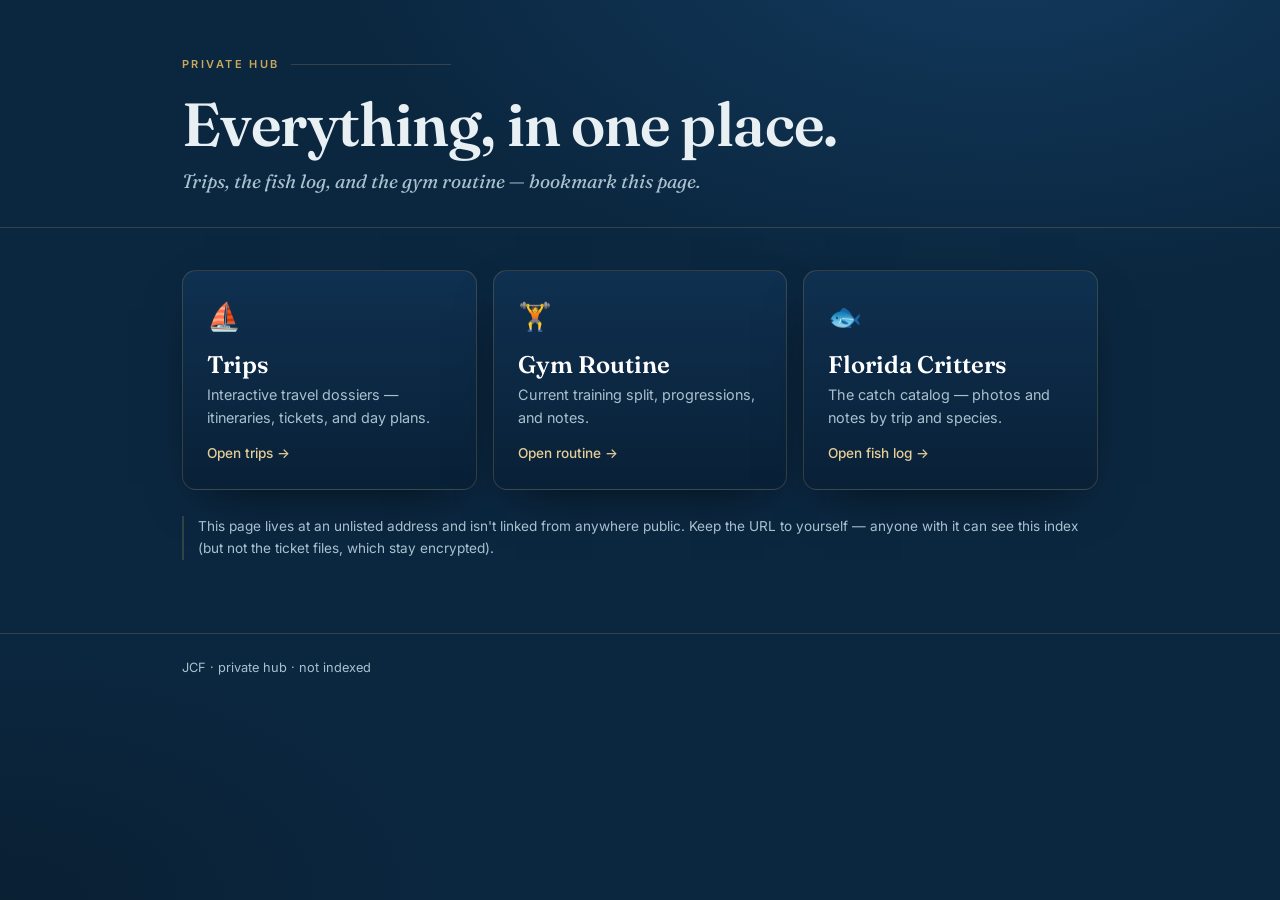
<file: hub-655b3b7228/index.html>
<!DOCTYPE html>
<html lang="en">
<head>
<meta charset="UTF-8">
<meta name="viewport" content="width=device-width, initial-scale=1.0">
<meta name="robots" content="noindex, nofollow">
<title>Hub · JCF</title>
<link rel="stylesheet" href="/assets/hub.css">
</head>
<body>
  <header class="h">
    <div class="wrap">
      <div class="eyebrow">Private Hub</div>
      <h1 class="title">Everything, in one place.</h1>
      <div class="sub">Trips, the fish log, and the gym routine — bookmark this page.</div>
    </div>
  </header>

  <main>
    <div class="wrap">
      <div class="tiles">

        <a class="tile" href="/trips/">
          <div class="ic">&#9973;</div>
          <h3>Trips</h3>
          <p>Interactive travel dossiers — itineraries, tickets, and day plans.</p>
          <span class="go">Open trips &rarr;</span>
        </a>

        <a class="tile" href="/gym-routine/">
          <div class="ic">&#127947;</div>
          <h3>Gym Routine</h3>
          <p>Current training split, progressions, and notes.</p>
          <span class="go">Open routine &rarr;</span>
        </a>
        
        <a class="tile" href="/fish/">
          <div class="ic">&#128031;</div>
          <h3>Florida Critters</h3>
          <p>The catch catalog — photos and notes by trip and species.</p>
          <span class="go">Open fish log &rarr;</span>
        </a>
        
      </div>

      <p class="note">This page lives at an unlisted address and isn't linked from anywhere public. Keep the URL to yourself &mdash; anyone with it can see this index (but not the ticket files, which stay encrypted).</p>
    </div>
  </main>

  <footer><div class="wrap">JCF &middot; private hub &middot; not indexed</div></footer>
</body>
</html>
</file>
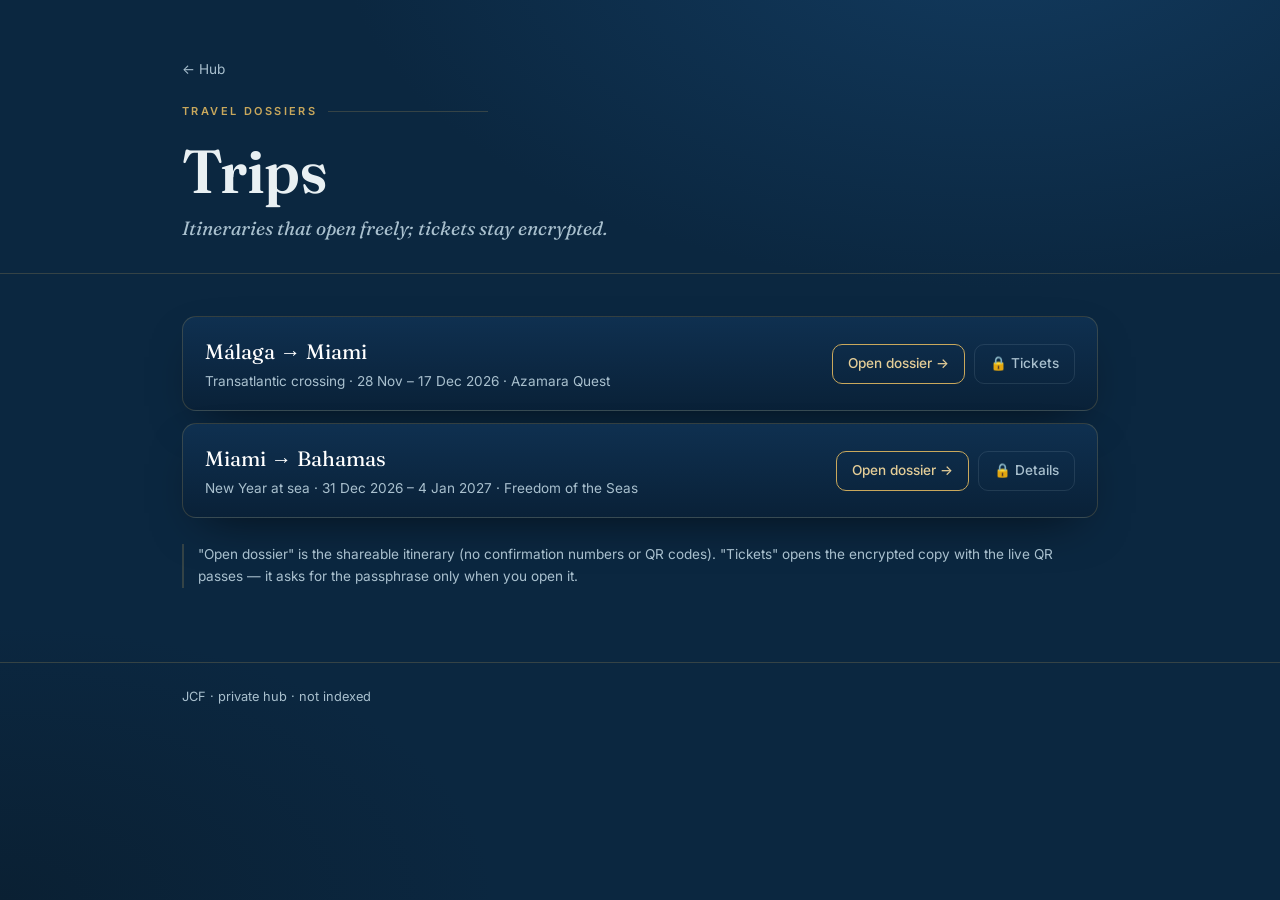
<file: trips/index.html>
<!DOCTYPE html>
<html lang="en">
<head>
<meta charset="UTF-8">
<meta name="viewport" content="width=device-width, initial-scale=1.0">
<meta name="robots" content="noindex, nofollow">
<title>Trips · JCF</title>
<link rel="stylesheet" href="/assets/hub.css">
</head>
<body>
  <header class="h">
    <div class="wrap">
      <a class="back" href="../hub-655b3b7228/">&larr; Hub</a>
      <div class="eyebrow">Travel Dossiers</div>
      <h1 class="title">Trips</h1>
      <div class="sub">Itineraries that open freely; tickets stay encrypted.</div>
    </div>
  </header>

  <main>
    <div class="wrap">
      <div class="rows">

        <div class="row">
          <div class="meta">
            <div class="nm">M&aacute;laga &rarr; Miami</div>
            <div class="dt">Transatlantic crossing &middot; 28 Nov &ndash; 17 Dec 2026 &middot; Azamara Quest</div>
          </div>
          <div class="acts">
            <a class="btn" href="malaga">Open dossier &rarr;</a>
            <a class="btn lock" href="malaga-tickets">&#128274; Tickets</a>
          </div>
        </div>

        <div class="row">
          <div class="meta">
            <div class="nm">Miami &rarr; Bahamas</div>
            <div class="dt">New Year at sea &middot; 31 Dec 2026 &ndash; 4 Jan 2027 &middot; Freedom of the Seas</div>
          </div>
          <div class="acts">
            <a class="btn" href="nye-cruise">Open dossier &rarr;</a>
            <a class="btn lock" href="nye-cruise-locked">&#128274; Details</a>
          </div>
        </div>

        <!-- To add a trip: drop trip-name.html here and copy a row above. -->

      </div>

      <p class="note">"Open dossier" is the shareable itinerary (no confirmation numbers or QR codes). "Tickets" opens the encrypted copy with the live QR passes &mdash; it asks for the passphrase only when you open it.</p>
    </div>
  </main>

  <footer><div class="wrap">JCF &middot; private hub &middot; not indexed</div></footer>
</body>
</html>
</file>
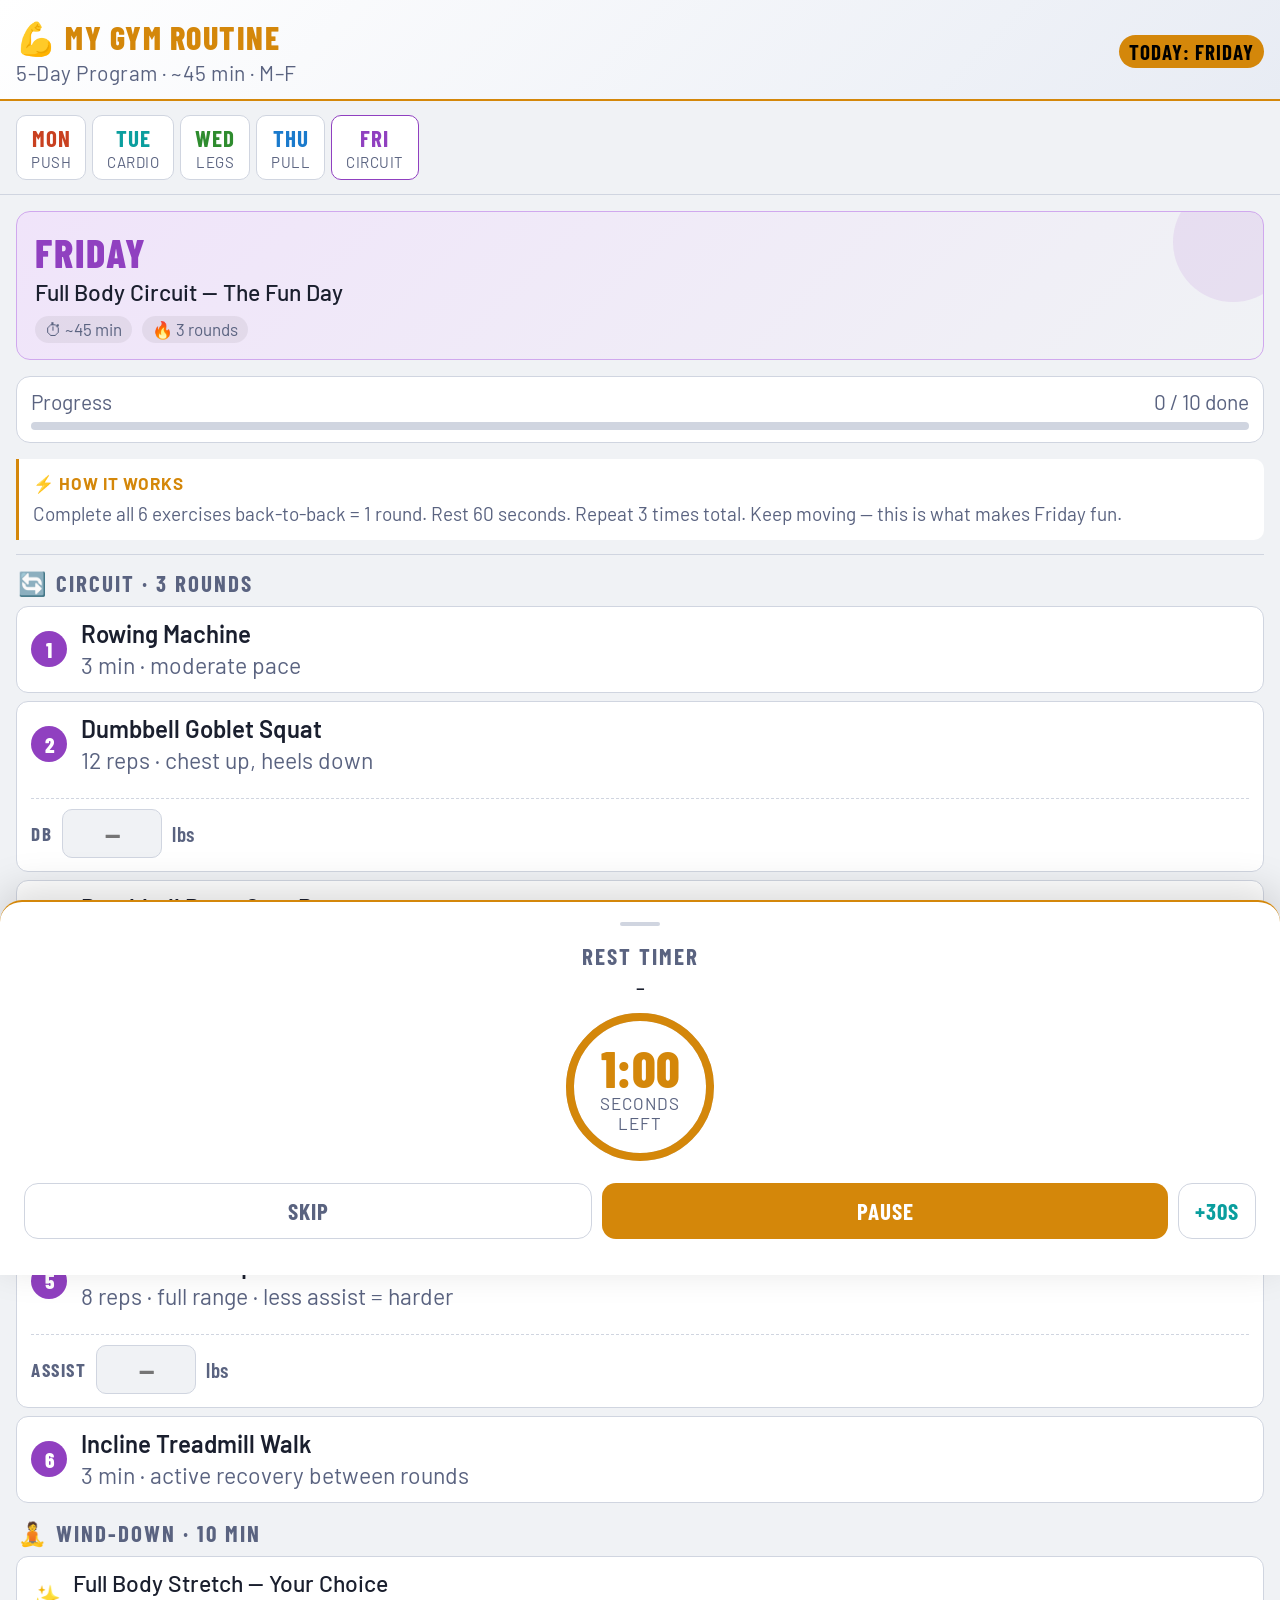
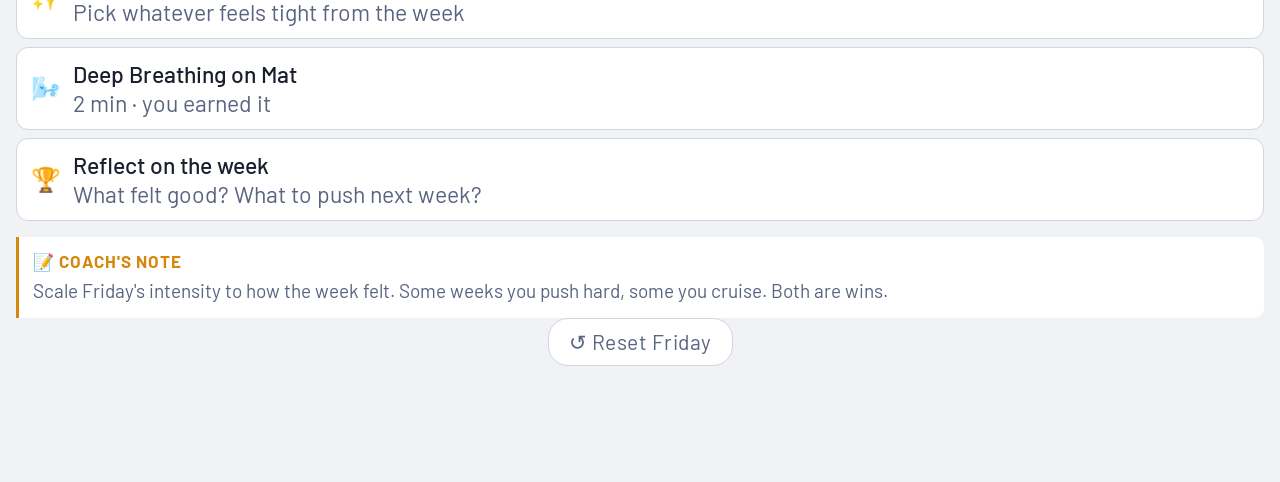
<file: gym-routine/index (1).html>
<!DOCTYPE html>
<html lang="en">
<head>
<meta charset="UTF-8">
<meta name="viewport" content="width=device-width, initial-scale=1.0, maximum-scale=1.0">
<title>Your Gym Routine</title>
<link href="https://fonts.googleapis.com/css2?family=Barlow+Condensed:wght@400;600;700;800&family=Barlow:wght@400;500;600&display=swap" rel="stylesheet">
<style>
  :root {
    --bg: #f0f2f5;
    --surface: #ffffff;
    --card: #ffffff;
    --border: #d0d5e0;
    --accent: #d4870a;
    --accent2: #0a9e9e;
    --text: #1a1f2e;
    --muted: #5a6380;
    --push: #c94020;
    --pull: #1a7acc;
    --legs: #2e8c2e;
    --cardio: #0a9e9e;
    --circuit: #9040c0;
  }

  * { box-sizing: border-box; margin: 0; padding: 0; }

  body {
    background: var(--bg);
    color: var(--text);
    font-family: 'Barlow', sans-serif;
    font-size: 25px;
    min-height: 100vh;
    padding-bottom: 80px;
  }

  .header {
    background: linear-gradient(135deg, #ffffff 0%, #e8ecf4 100%);
    border-bottom: 2px solid var(--accent);
    padding: 18px 16px 14px;
    position: sticky;
    top: 0;
    z-index: 100;
  }
  .header-top { display: flex; align-items: center; justify-content: space-between; }
  .header h1 { font-family: 'Barlow Condensed', sans-serif; font-size: 32px; font-weight: 800; letter-spacing: 1.5px; text-transform: uppercase; color: var(--accent); }
  .header p { font-size: 21px; color: var(--muted); margin-top: 2px; letter-spacing: 0.5px; }
  .today-badge { background: var(--accent); color: #000; font-family: 'Barlow Condensed', sans-serif; font-weight: 700; font-size: 21px; padding: 4px 10px; border-radius: 20px; letter-spacing: 1px; text-transform: uppercase; }

  .day-tabs { display: flex; gap: 6px; padding: 14px 16px 14px; overflow-x: auto; scrollbar-width: none; background: var(--bg); position: sticky; top: 72px; z-index: 99; border-bottom: 1px solid var(--border); }
  .day-tabs::-webkit-scrollbar { display: none; }
  .day-tab { flex-shrink: 0; background: var(--surface); border: 1.5px solid var(--border); border-radius: 10px; padding: 8px 14px; cursor: pointer; transition: all 0.2s; text-align: center; min-width: 58px; }
  .day-tab .abbr { font-family: 'Barlow Condensed', sans-serif; font-size: 23px; font-weight: 700; letter-spacing: 1px; display: block; }
  .day-tab .label { font-size: 15px; color: var(--muted); text-transform: uppercase; letter-spacing: 0.5px; display: block; margin-top: 1px; }
  .day-tab.active { border-color: currentColor; background: var(--card); }
  .day-tab.push { color: var(--push); } .day-tab.pull { color: var(--pull); } .day-tab.legs { color: var(--legs); } .day-tab.cardio { color: var(--cardio); } .day-tab.circuit { color: var(--circuit); }

  .content { padding: 16px; }
  .day-panel { display: none; }
  .day-panel.active { display: block; }

  .day-hero { border-radius: 14px; padding: 16px 18px; margin-bottom: 16px; position: relative; overflow: hidden; }
  .day-hero::before { content: ''; position: absolute; top: -30px; right: -30px; width: 120px; height: 120px; border-radius: 50%; opacity: 0.1; background: currentColor; }
  .day-hero.push { background: linear-gradient(135deg, #fde8e2, #f0f2f5); color: var(--push); border: 1px solid #f0c0b0; }
  .day-hero.pull { background: linear-gradient(135deg, #e2eefa, #f0f2f5); color: var(--pull); border: 1px solid #b0ccee; }
  .day-hero.legs { background: linear-gradient(135deg, #e2f0e2, #f0f2f5); color: var(--legs); border: 1px solid #b0d8b0; }
  .day-hero.cardio { background: linear-gradient(135deg, #e0f4f4, #f0f2f5); color: var(--cardio); border: 1px solid #a0d8d8; }
  .day-hero.circuit { background: linear-gradient(135deg, #f0e4fa, #f0f2f5); color: var(--circuit); border: 1px solid #d0a8ee; }
  .day-hero .day-name { font-family: 'Barlow Condensed', sans-serif; font-size: 40px; font-weight: 800; text-transform: uppercase; letter-spacing: 2px; color: currentColor; }
  .day-hero .day-focus { font-size: 23px; color: var(--text); margin-top: 2px; font-weight: 500; }
  .day-hero .day-meta { display: flex; gap: 10px; margin-top: 10px; flex-wrap: wrap; }
  .meta-pill { background: rgba(0,0,0,0.06); border-radius: 20px; padding: 3px 10px; font-size: 17px; color: var(--muted); }

  .section { margin-bottom: 16px; }
  .section-title { font-family: 'Barlow Condensed', sans-serif; font-size: 23px; font-weight: 700; letter-spacing: 2px; text-transform: uppercase; color: var(--muted); margin-bottom: 8px; padding-left: 2px; }

  .exercise-list { display: flex; flex-direction: column; gap: 8px; }
  .ex-card { background: var(--card); border: 1px solid var(--border); border-radius: 12px; padding: 13px 14px; display: flex; align-items: center; gap: 14px; cursor: pointer; transition: border-color 0.2s, background 0.2s; position: relative; }
  .ex-card.done { opacity: 0.45; background: var(--surface); }
  .ex-card.done .ex-name { text-decoration: line-through; }
  .ex-num { font-family: 'Barlow Condensed', sans-serif; font-size: 25px; font-weight: 700; color: var(--muted); min-width: 22px; text-align: center; }
  .ex-info { flex: 1; }
  .ex-name { font-weight: 600; font-size: 24px; color: var(--text); line-height: 1.2; }
  .ex-note { font-size: 23px; color: var(--muted); margin-top: 2px; }
  .ex-badge { background: var(--surface); border: 1px solid var(--border); border-radius: 8px; padding: 5px 10px; text-align: center; flex-shrink: 0; }
  .ex-badge .sets { font-family: 'Barlow Condensed', sans-serif; font-size: 25px; font-weight: 700; line-height: 1; color: var(--accent); }
  .ex-badge .reps { font-size: 16px; color: var(--muted); }
  .check-icon { position: absolute; right: 14px; top: 50%; transform: translateY(-50%); font-size: 21px; display: none; }
  .ex-card.done .check-icon { display: block; }
  .ex-card.done .ex-badge { display: none; }

  .stretch-card { background: var(--card); border: 1px solid var(--border); border-radius: 12px; padding: 12px 14px; display: flex; align-items: center; gap: 12px; cursor: pointer; transition: opacity 0.2s; }
  .stretch-card.done { opacity: 0.4; }
  .stretch-card.done .stretch-name { text-decoration: line-through; }
  .stretch-icon { font-size: 24px; min-width: 28px; text-align: center; }
  .stretch-info { flex: 1; }
  .stretch-name { font-size: 23px; font-weight: 500; }
  .stretch-detail { font-size: 23px; color: var(--muted); margin-top: 1px; }
  .stretch-check { font-size: 23px; margin-left: auto; display: none; }
  .stretch-card.done .stretch-check { display: block; }

  .circuit-card { background: var(--card); border: 1px solid var(--border); border-radius: 12px; padding: 13px 14px; display: flex; align-items: center; gap: 14px; cursor: pointer; }
  .circuit-card.done { opacity: 0.4; }
  .circuit-card.done .ex-name { text-decoration: line-through; }
  .circuit-step { width: 36px; height: 36px; border-radius: 50%; background: var(--circuit); color: #fff; font-family: 'Barlow Condensed', sans-serif; font-size: 21px; font-weight: 800; display: flex; align-items: center; justify-content: center; flex-shrink: 0; }

  .warmup-card { background: var(--card); border: 1px solid var(--border); border-radius: 12px; padding: 13px 16px; display: flex; align-items: center; gap: 12px; }
  .warmup-icon { font-size: 26px; }
  .warmup-text { font-size: 25px; }
  .warmup-text strong { display: block; font-weight: 600; }
  .warmup-text span { color: var(--muted); font-size: 23px; }

  .progress-wrap { background: var(--surface); border-radius: 14px; padding: 12px 14px; margin-bottom: 16px; border: 1px solid var(--border); }
  .progress-top { display: flex; justify-content: space-between; margin-bottom: 8px; font-size: 21px; color: var(--muted); }
  .progress-bar-bg { background: var(--border); border-radius: 10px; height: 8px; overflow: hidden; }
  .progress-bar-fill { height: 100%; border-radius: 10px; background: linear-gradient(90deg, var(--accent), var(--accent2)); transition: width 0.4s ease; }

  .reset-btn { background: var(--surface); border: 1px solid var(--border); color: var(--muted); padding: 10px 20px; border-radius: 20px; font-family: 'Barlow', sans-serif; font-size: 21px; cursor: pointer; display: block; margin: 0 auto 20px; letter-spacing: 0.5px; }
  .reset-btn:active { background: var(--card); }

  .weight-row { display: flex; align-items: center; gap: 10px; margin-top: 10px; padding-top: 10px; border-top: 1px dashed var(--border); }
  .weight-label { font-family: 'Barlow Condensed', sans-serif; font-size: 19px; font-weight: 700; letter-spacing: 1.5px; text-transform: uppercase; color: var(--muted); }
  .weight-input { background: var(--bg); border: 1.5px solid var(--border); color: var(--accent); font-family: 'Barlow Condensed', sans-serif; font-weight: 700; font-size: 26px; padding: 8px 12px; border-radius: 10px; width: 100px; text-align: center; -moz-appearance: textfield; }
  .weight-input::-webkit-outer-spin-button, .weight-input::-webkit-inner-spin-button { -webkit-appearance: none; margin: 0; }
  .weight-input:focus { outline: none; border-color: var(--accent); background: #fff; }
  .weight-unit { font-family: 'Barlow Condensed', sans-serif; font-size: 21px; font-weight: 600; color: var(--muted); letter-spacing: 0.5px; }
  .weight-saved { margin-left: auto; font-size: 17px; color: var(--legs); opacity: 0; transition: opacity 0.3s; font-weight: 600; letter-spacing: 0.5px; }
  .weight-saved.show { opacity: 1; }
  .ex-card.has-weight, .circuit-card.has-weight { flex-wrap: wrap; }
  .ex-card.has-weight > .ex-num, .ex-card.has-weight > .ex-info, .ex-card.has-weight > .ex-badge, .ex-card.has-weight > .check-icon { /* keep top row alignment */ }
  .ex-card.has-weight .weight-row, .circuit-card.has-weight .weight-row { flex-basis: 100%; }
  .ex-card.done .weight-row, .circuit-card.done .weight-row { opacity: 0.6; }

  .tip-box { background: var(--card); border-left: 3px solid var(--accent); border-radius: 0 10px 10px 0; padding: 12px 14px; font-size: 19px; color: var(--muted); line-height: 1.5; margin-top: 8px; }
  .tip-box strong { color: var(--accent); display: block; margin-bottom: 3px; font-size: 17px; letter-spacing: 1px; text-transform: uppercase; }
  .divider { height: 1px; background: var(--border); margin: 14px 0; }

  .timer-overlay { position: fixed; bottom: 0; left: 0; right: 0; z-index: 200; transform: translateY(100%); transition: transform 0.35s cubic-bezier(0.34, 1.56, 0.64, 1); }
  .timer-overlay.visible { transform: translateY(0); }
  .timer-sheet { background: #ffffff; border-top: 2px solid var(--accent); border-radius: 22px 22px 0 0; padding: 20px 24px 36px; box-shadow: 0 -10px 40px rgba(0,0,0,0.15); }
  .timer-handle { width: 40px; height: 4px; background: var(--border); border-radius: 2px; margin: 0 auto 16px; }
  .timer-label { font-family: 'Barlow Condensed', sans-serif; font-size: 23px; font-weight: 700; letter-spacing: 2px; text-transform: uppercase; color: var(--muted); text-align: center; margin-bottom: 6px; }
  .timer-ring-wrap { display: flex; justify-content: center; margin: 8px 0 16px; }
  .timer-ring { width: 160px; height: 160px; transform: rotate(-90deg); }
  .timer-ring-bg { fill: none; stroke: var(--border); stroke-width: 8; }
  .timer-ring-fill { fill: none; stroke: var(--accent); stroke-width: 8; stroke-linecap: round; stroke-dasharray: 440; stroke-dashoffset: 0; transition: stroke-dashoffset 1s linear, stroke 0.3s; }
  .timer-ring-fill.urgent { stroke: #c94020; }
  .timer-ring-container { position: relative; width: 160px; height: 160px; }
  .timer-inner { position: absolute; top: 50%; left: 50%; transform: translate(-50%, -50%); text-align: center; }
  .timer-count { font-family: 'Barlow Condensed', sans-serif; font-size: 52px; font-weight: 800; color: var(--accent); line-height: 1; transition: color 0.3s; }
  .timer-count.urgent { color: #c94020; }
  .timer-sublabel { font-size: 17px; color: var(--muted); letter-spacing: 1px; text-transform: uppercase; }
  .timer-buttons { display: flex; gap: 10px; margin-top: 4px; }
  .timer-btn { flex: 1; padding: 13px; border-radius: 14px; border: none; font-family: 'Barlow Condensed', sans-serif; font-size: 23px; font-weight: 700; letter-spacing: 1px; text-transform: uppercase; cursor: pointer; transition: opacity 0.15s, transform 0.1s; }
  .timer-btn:active { transform: scale(0.97); opacity: 0.85; }
  .timer-btn.primary { background: var(--accent); color: #fff; }
  .timer-btn.secondary { background: var(--surface); color: var(--muted); border: 1px solid var(--border); }
  .timer-btn.add { background: var(--surface); color: var(--accent2); border: 1px solid var(--border); flex: 0 0 auto; padding: 13px 16px; }
  .timer-exercise-name { font-size: 19px; color: var(--text); text-align: center; margin-bottom: 2px; font-weight: 500; white-space: nowrap; overflow: hidden; text-overflow: ellipsis; }
</style>
</head>
<body>

<div class="header">
  <div class="header-top">
    <div>
      <h1>💪 My Gym Routine</h1>
      <p>5-Day Program · ~45 min · M–F</p>
    </div>
    <div class="today-badge" id="todayBadge">Today</div>
  </div>
</div>

<div class="day-tabs">
  <div class="day-tab push" onclick="switchDay(0)"><span class="abbr">MON</span><span class="label">Push</span></div>
  <div class="day-tab cardio" onclick="switchDay(1)"><span class="abbr">TUE</span><span class="label">Cardio</span></div>
  <div class="day-tab legs" onclick="switchDay(2)"><span class="abbr">WED</span><span class="label">Legs</span></div>
  <div class="day-tab pull" onclick="switchDay(3)"><span class="abbr">THU</span><span class="label">Pull</span></div>
  <div class="day-tab circuit" onclick="switchDay(4)"><span class="abbr">FRI</span><span class="label">Circuit</span></div>
</div>

<div class="content">

  <!-- MONDAY -->
  <div class="day-panel push active" id="panel-0">
    <div class="day-hero push"><div class="day-name">Monday</div><div class="day-focus">Upper Body Push + Cardio</div><div class="day-meta"><span class="meta-pill">⏱ ~45 min</span><span class="meta-pill">🏋️ Strength focus</span></div></div>
    <div class="progress-wrap"><div class="progress-top"><span>Progress</span><span id="prog-0">0 / 8 done</span></div><div class="progress-bar-bg"><div class="progress-bar-fill" id="bar-0" style="width:0%"></div></div></div>
    <div class="section"><div class="section-title">🔥 Warm-up · 5 min</div><div class="warmup-card"><div class="warmup-icon">🚶</div><div class="warmup-text"><strong>Treadmill</strong><span>Brisk walk · 2–3% incline · 5 min</span></div></div></div>
    <div class="section"><div class="section-title">💪 Strength · 25 min</div><div class="exercise-list" id="ex-0">
      <div class="ex-card has-weight" onclick="toggleEx(this,'0')"><div class="ex-num">1</div><div class="ex-info"><div class="ex-name">Incline Bench Press</div><div class="ex-note">Controlled descent, full press</div></div><div class="ex-badge"><div class="sets">3×10</div><div class="reps">reps</div></div><div class="check-icon">✅</div><div class="weight-row" data-key="mon-incline-bench"><span class="weight-label">Weight</span><input type="number" class="weight-input" inputmode="decimal" placeholder="—"><span class="weight-unit">lbs</span><span class="weight-saved">✓ saved</span></div></div>
      <div class="ex-card has-weight" onclick="toggleEx(this,'0')"><div class="ex-num">2</div><div class="ex-info"><div class="ex-name">Fly / Pec Station</div><div class="ex-note">Squeeze at center, don't lock elbows</div></div><div class="ex-badge"><div class="sets">3×12</div><div class="reps">reps</div></div><div class="check-icon">✅</div><div class="weight-row" data-key="mon-pec-fly"><span class="weight-label">Weight</span><input type="number" class="weight-input" inputmode="decimal" placeholder="—"><span class="weight-unit">lbs</span><span class="weight-saved">✓ saved</span></div></div>
      <div class="ex-card has-weight" onclick="toggleEx(this,'0')"><div class="ex-num">3</div><div class="ex-info"><div class="ex-name">Dumbbell Shoulder Press</div><div class="ex-note">Seated or standing</div></div><div class="ex-badge"><div class="sets">3×10</div><div class="reps">reps</div></div><div class="check-icon">✅</div><div class="weight-row" data-key="mon-db-shoulder"><span class="weight-label">Each DB</span><input type="number" class="weight-input" inputmode="decimal" placeholder="—"><span class="weight-unit">lbs</span><span class="weight-saved">✓ saved</span></div></div>
      <div class="ex-card has-weight" onclick="toggleEx(this,'0')"><div class="ex-num">4</div><div class="ex-info"><div class="ex-name">Curl Machine</div><div class="ex-note">Full range of motion</div></div><div class="ex-badge"><div class="sets">2×12</div><div class="reps">reps</div></div><div class="check-icon">✅</div><div class="weight-row" data-key="mon-curl"><span class="weight-label">Weight</span><input type="number" class="weight-input" inputmode="decimal" placeholder="—"><span class="weight-unit">lbs</span><span class="weight-saved">✓ saved</span></div></div>
    </div></div>
    <div class="section"><div class="section-title">🧘 Flexibility · 10 min</div><div class="exercise-list" id="flex-0">
      <div class="stretch-card" onclick="toggleStretch(this,'0')"><div class="stretch-icon">🤸</div><div class="stretch-info"><div class="stretch-name">Chest Doorway Stretch</div><div class="stretch-detail">3 × 30 sec</div></div><div class="stretch-check">✅</div></div>
      <div class="stretch-card" onclick="toggleStretch(this,'0')"><div class="stretch-icon">🦾</div><div class="stretch-info"><div class="stretch-name">Shoulder Cross-Body Stretch</div><div class="stretch-detail">3 × 30 sec each arm</div></div><div class="stretch-check">✅</div></div>
      <div class="stretch-card" onclick="toggleStretch(this,'0')"><div class="stretch-icon">🔄</div><div class="stretch-info"><div class="stretch-name">Seated Thoracic Rotation</div><div class="stretch-detail">10 reps per side · on mat</div></div><div class="stretch-check">✅</div></div>
      <div class="stretch-card" onclick="toggleStretch(this,'0')"><div class="stretch-icon">🌬️</div><div class="stretch-info"><div class="stretch-name">Deep Breathing</div><div class="stretch-detail">2 min · slow, intentional breaths on mat</div></div><div class="stretch-check">✅</div></div>
    </div></div>
    <button class="reset-btn" onclick="resetDay('0')">↺ Reset Monday</button>
  </div>

  <!-- TUESDAY -->
  <div class="day-panel cardio" id="panel-1">
    <div class="day-hero cardio"><div class="day-name">Tuesday</div><div class="day-focus">Cardio Focus + Core & Balance</div><div class="day-meta"><span class="meta-pill">⏱ ~45 min</span><span class="meta-pill">🚣 Recovery day</span></div></div>
    <div class="progress-wrap"><div class="progress-top"><span>Progress</span><span id="prog-1">0 / 8 done</span></div><div class="progress-bar-bg"><div class="progress-bar-fill" id="bar-1" style="width:0%"></div></div></div>
    <div class="section"><div class="section-title">🚣 Cardio · 25 min</div><div class="warmup-card"><div class="warmup-icon">🚣</div><div class="warmup-text"><strong>Rowing Machine</strong><span>Alternate 5 min easy / 5 min moderate push × 5 rounds</span></div></div></div>
    <div class="section"><div class="section-title">⚖️ Core & Balance · 10 min</div><div class="exercise-list" id="ex-1">
      <div class="ex-card has-weight" onclick="toggleEx(this,'1')"><div class="ex-num">1</div><div class="ex-info"><div class="ex-name">Dumbbell Farmer's Carry</div><div class="ex-note">Walk across the gym floor · stand tall</div></div><div class="ex-badge"><div class="sets">3</div><div class="reps">passes</div></div><div class="check-icon">✅</div><div class="weight-row" data-key="tue-farmers"><span class="weight-label">Each DB</span><input type="number" class="weight-input" inputmode="decimal" placeholder="—"><span class="weight-unit">lbs</span><span class="weight-saved">✓ saved</span></div></div>
      <div class="ex-card" onclick="toggleEx(this,'1')"><div class="ex-num">2</div><div class="ex-info"><div class="ex-name">Single-Leg Balance Stand</div><div class="ex-note">Near a wall if needed at first</div></div><div class="ex-badge"><div class="sets">3×20s</div><div class="reps">each leg</div></div><div class="check-icon">✅</div></div>
      <div class="ex-card" onclick="toggleEx(this,'1')"><div class="ex-num">3</div><div class="ex-info"><div class="ex-name">Dead Bug</div><div class="ex-note">Slow, controlled · press low back to mat</div></div><div class="ex-badge"><div class="sets">3×8</div><div class="reps">per side</div></div><div class="check-icon">✅</div></div>
      <div class="ex-card" onclick="toggleEx(this,'1')"><div class="ex-num">4</div><div class="ex-info"><div class="ex-name">Hip Flexor Kneeling Stretch</div><div class="ex-note">Lunge position, back knee on mat</div></div><div class="ex-badge"><div class="sets">2×30s</div><div class="reps">each side</div></div><div class="check-icon">✅</div></div>
    </div></div>
    <div class="section"><div class="section-title">🧘 Flexibility · 10 min</div><div class="exercise-list" id="flex-1">
      <div class="stretch-card" onclick="toggleStretch(this,'1')"><div class="stretch-icon">🦵</div><div class="stretch-info"><div class="stretch-name">Hamstring Mat Stretch</div><div class="stretch-detail">3 × 30 sec</div></div><div class="stretch-check">✅</div></div>
      <div class="stretch-card" onclick="toggleStretch(this,'1')"><div class="stretch-icon">🍑</div><div class="stretch-info"><div class="stretch-name">Piriformis Figure-4 Stretch</div><div class="stretch-detail">3 × 30 sec each side</div></div><div class="stretch-check">✅</div></div>
      <div class="stretch-card" onclick="toggleStretch(this,'1')"><div class="stretch-icon">🐱</div><div class="stretch-info"><div class="stretch-name">Cat / Cow</div><div class="stretch-detail">10 slow reps · breathe through each</div></div><div class="stretch-check">✅</div></div>
      <div class="stretch-card" onclick="toggleStretch(this,'1')"><div class="stretch-icon">🌬️</div><div class="stretch-info"><div class="stretch-name">Deep Breathing</div><div class="stretch-detail">2 min · on mat</div></div><div class="stretch-check">✅</div></div>
    </div></div>
    <button class="reset-btn" onclick="resetDay('1')">↺ Reset Tuesday</button>
  </div>

  <!-- WEDNESDAY -->
  <div class="day-panel legs" id="panel-2">
    <div class="day-hero legs"><div class="day-name">Wednesday</div><div class="day-focus">Lower Body</div><div class="day-meta"><span class="meta-pill">⏱ ~45 min</span><span class="meta-pill">🦵 Legs focus</span></div></div>
    <div class="progress-wrap"><div class="progress-top"><span>Progress</span><span id="prog-2">0 / 8 done</span></div><div class="progress-bar-bg"><div class="progress-bar-fill" id="bar-2" style="width:0%"></div></div></div>
    <div class="section"><div class="section-title">🔥 Warm-up · 5 min</div><div class="warmup-card"><div class="warmup-icon">🚶</div><div class="warmup-text"><strong>Treadmill</strong><span>Easy pace · flat or light incline · 5 min</span></div></div></div>
    <div class="section"><div class="section-title">🦵 Strength · 25 min</div><div class="exercise-list" id="ex-2">
      <div class="ex-card has-weight" onclick="toggleEx(this,'2')"><div class="ex-num">1</div><div class="ex-info"><div class="ex-name">Leg Press</div><div class="ex-note">Feet shoulder-width · full range</div></div><div class="ex-badge"><div class="sets">3×12</div><div class="reps">reps</div></div><div class="check-icon">✅</div><div class="weight-row" data-key="wed-leg-press"><span class="weight-label">Weight</span><input type="number" class="weight-input" inputmode="decimal" placeholder="—"><span class="weight-unit">lbs</span><span class="weight-saved">✓ saved</span></div></div>
      <div class="ex-card has-weight" onclick="toggleEx(this,'2')"><div class="ex-num">2</div><div class="ex-info"><div class="ex-name">Quad Extension</div><div class="ex-note">Leg lift machine · slow return</div></div><div class="ex-badge"><div class="sets">3×12</div><div class="reps">reps</div></div><div class="check-icon">✅</div><div class="weight-row" data-key="wed-quad-ext"><span class="weight-label">Weight</span><input type="number" class="weight-input" inputmode="decimal" placeholder="—"><span class="weight-unit">lbs</span><span class="weight-saved">✓ saved</span></div></div>
      <div class="ex-card has-weight" onclick="toggleEx(this,'2')"><div class="ex-num">3</div><div class="ex-info"><div class="ex-name">Leg Curl / Hamstring</div><div class="ex-note">Controlled · don't rush the curl</div></div><div class="ex-badge"><div class="sets">3×12</div><div class="reps">reps</div></div><div class="check-icon">✅</div><div class="weight-row" data-key="wed-leg-curl"><span class="weight-label">Weight</span><input type="number" class="weight-input" inputmode="decimal" placeholder="—"><span class="weight-unit">lbs</span><span class="weight-saved">✓ saved</span></div></div>
      <div class="ex-card has-weight" onclick="toggleEx(this,'2')"><div class="ex-num">4</div><div class="ex-info"><div class="ex-name">Squat Rack</div><div class="ex-note">Goblet squat or back squat · your call</div></div><div class="ex-badge"><div class="sets">3×10</div><div class="reps">reps</div></div><div class="check-icon">✅</div><div class="weight-row" data-key="wed-squat"><span class="weight-label">Weight</span><input type="number" class="weight-input" inputmode="decimal" placeholder="—"><span class="weight-unit">lbs</span><span class="weight-saved">✓ saved</span></div></div>
    </div></div>
    <div class="section"><div class="section-title">🧘 Flexibility · 10 min</div><div class="exercise-list" id="flex-2">
      <div class="stretch-card" onclick="toggleStretch(this,'2')"><div class="stretch-icon">🦵</div><div class="stretch-info"><div class="stretch-name">Standing Quad Stretch</div><div class="stretch-detail">3 × 30 sec each leg</div></div><div class="stretch-check">✅</div></div>
      <div class="stretch-card" onclick="toggleStretch(this,'2')"><div class="stretch-icon">🪑</div><div class="stretch-info"><div class="stretch-name">Seated Hamstring Stretch</div><div class="stretch-detail">3 × 30 sec</div></div><div class="stretch-check">✅</div></div>
      <div class="stretch-card" onclick="toggleStretch(this,'2')"><div class="stretch-icon">🧱</div><div class="stretch-info"><div class="stretch-name">Calf Stretch (wall)</div><div class="stretch-detail">2 × 30 sec each leg</div></div><div class="stretch-check">✅</div></div>
      <div class="stretch-card" onclick="toggleStretch(this,'2')"><div class="stretch-icon">🏃</div><div class="stretch-info"><div class="stretch-name">Hip Flexor Lunge Stretch</div><div class="stretch-detail">2 × 30 sec each side</div></div><div class="stretch-check">✅</div></div>
    </div></div>
    <button class="reset-btn" onclick="resetDay('2')">↺ Reset Wednesday</button>
  </div>

  <!-- THURSDAY -->
  <div class="day-panel pull" id="panel-3">
    <div class="day-hero pull"><div class="day-name">Thursday</div><div class="day-focus">Upper Body Pull + Cardio</div><div class="day-meta"><span class="meta-pill">⏱ ~45 min</span><span class="meta-pill">🏋️ Strength focus</span></div></div>
    <div class="progress-wrap"><div class="progress-top"><span>Progress</span><span id="prog-3">0 / 8 done</span></div><div class="progress-bar-bg"><div class="progress-bar-fill" id="bar-3" style="width:0%"></div></div></div>
    <div class="section"><div class="section-title">🔥 Warm-up · 5 min</div><div class="warmup-card"><div class="warmup-icon">⛰️</div><div class="warmup-text"><strong>Treadmill — Incline</strong><span>Slower pace · 5–6% incline · 5 min</span></div></div></div>
    <div class="section"><div class="section-title">💪 Strength · 25 min</div><div class="exercise-list" id="ex-3">
      <div class="ex-card has-weight" onclick="toggleEx(this,'3')"><div class="ex-num">1</div><div class="ex-info"><div class="ex-name">Assisted Pull-up Machine</div><div class="ex-note">Full hang to chin over bar · less assist = harder</div></div><div class="ex-badge"><div class="sets">3×8</div><div class="reps">reps</div></div><div class="check-icon">✅</div><div class="weight-row" data-key="thu-assist-pullup"><span class="weight-label">Assist</span><input type="number" class="weight-input" inputmode="decimal" placeholder="—"><span class="weight-unit">lbs</span><span class="weight-saved">✓ saved</span></div></div>
      <div class="ex-card has-weight" onclick="toggleEx(this,'3')"><div class="ex-num">2</div><div class="ex-info"><div class="ex-name">Lat Pulldown</div><div class="ex-note">Pull to upper chest · lean back slightly</div></div><div class="ex-badge"><div class="sets">3×12</div><div class="reps">reps</div></div><div class="check-icon">✅</div><div class="weight-row" data-key="thu-lat-pulldown"><span class="weight-label">Weight</span><input type="number" class="weight-input" inputmode="decimal" placeholder="—"><span class="weight-unit">lbs</span><span class="weight-saved">✓ saved</span></div></div>
      <div class="ex-card has-weight" onclick="toggleEx(this,'3')"><div class="ex-num">3</div><div class="ex-info"><div class="ex-name">Seated Cable Row</div><div class="ex-note">Squeeze shoulder blades at end</div></div><div class="ex-badge"><div class="sets">3×12</div><div class="reps">reps</div></div><div class="check-icon">✅</div><div class="weight-row" data-key="thu-seated-row"><span class="weight-label">Weight</span><input type="number" class="weight-input" inputmode="decimal" placeholder="—"><span class="weight-unit">lbs</span><span class="weight-saved">✓ saved</span></div></div>
      <div class="ex-card has-weight" onclick="toggleEx(this,'3')"><div class="ex-num">4</div><div class="ex-info"><div class="ex-name">Dumbbell Rear Delt Fly</div><div class="ex-note">Hinge forward · elbows slightly bent</div></div><div class="ex-badge"><div class="sets">2×12</div><div class="reps">reps</div></div><div class="check-icon">✅</div><div class="weight-row" data-key="thu-rear-delt"><span class="weight-label">Each DB</span><input type="number" class="weight-input" inputmode="decimal" placeholder="—"><span class="weight-unit">lbs</span><span class="weight-saved">✓ saved</span></div></div>
    </div></div>
    <div class="section"><div class="section-title">🧘 Flexibility · 10 min</div><div class="exercise-list" id="flex-3">
      <div class="stretch-card" onclick="toggleStretch(this,'3')"><div class="stretch-icon">🙋</div><div class="stretch-info"><div class="stretch-name">Lat Stretch (arm overhead, wall)</div><div class="stretch-detail">3 × 30 sec each side</div></div><div class="stretch-check">✅</div></div>
      <div class="stretch-card" onclick="toggleStretch(this,'3')"><div class="stretch-icon">🔓</div><div class="stretch-info"><div class="stretch-name">Chest-Up Thoracic Opener</div><div class="stretch-detail">10 reps · on mat</div></div><div class="stretch-check">✅</div></div>
      <div class="stretch-card" onclick="toggleStretch(this,'3')"><div class="stretch-icon">↔️</div><div class="stretch-info"><div class="stretch-name">Neck Side Stretch</div><div class="stretch-detail">2 × 20 sec each side · gentle</div></div><div class="stretch-check">✅</div></div>
      <div class="stretch-card" onclick="toggleStretch(this,'3')"><div class="stretch-icon">🤲</div><div class="stretch-info"><div class="stretch-name">Wrist & Forearm Stretches</div><div class="stretch-detail">1 min total · both directions</div></div><div class="stretch-check">✅</div></div>
    </div></div>
    <button class="reset-btn" onclick="resetDay('3')">↺ Reset Thursday</button>
  </div>

  <!-- FRIDAY -->
  <div class="day-panel circuit" id="panel-4">
    <div class="day-hero circuit"><div class="day-name">Friday</div><div class="day-focus">Full Body Circuit — The Fun Day</div><div class="day-meta"><span class="meta-pill">⏱ ~45 min</span><span class="meta-pill">🔥 3 rounds</span></div></div>
    <div class="progress-wrap"><div class="progress-top"><span>Progress</span><span id="prog-4">0 / 10 done</span></div><div class="progress-bar-bg"><div class="progress-bar-fill" id="bar-4" style="width:0%"></div></div></div>
    <div class="tip-box"><strong>⚡ How it works</strong>Complete all 6 exercises back-to-back = 1 round. Rest 60 seconds. Repeat 3 times total. Keep moving — this is what makes Friday fun.</div>
    <div class="divider"></div>
    <div class="section"><div class="section-title">🔄 Circuit · 3 Rounds</div><div class="exercise-list" id="ex-4">
      <div class="circuit-card" onclick="toggleEx(this,'4')"><div class="circuit-step">1</div><div class="ex-info"><div class="ex-name">Rowing Machine</div><div class="ex-note">3 min · moderate pace</div></div><div class="check-icon" style="display:none">✅</div></div>
      <div class="circuit-card has-weight" onclick="toggleEx(this,'4')"><div class="circuit-step">2</div><div class="ex-info"><div class="ex-name">Dumbbell Goblet Squat</div><div class="ex-note">12 reps · chest up, heels down</div></div><div class="check-icon" style="display:none">✅</div><div class="weight-row" data-key="fri-goblet"><span class="weight-label">DB</span><input type="number" class="weight-input" inputmode="decimal" placeholder="—"><span class="weight-unit">lbs</span><span class="weight-saved">✓ saved</span></div></div>
      <div class="circuit-card has-weight" onclick="toggleEx(this,'4')"><div class="circuit-step">3</div><div class="ex-info"><div class="ex-name">Dumbbell Bent-Over Row</div><div class="ex-note">12 reps each side</div></div><div class="check-icon" style="display:none">✅</div><div class="weight-row" data-key="fri-bent-row"><span class="weight-label">Each DB</span><input type="number" class="weight-input" inputmode="decimal" placeholder="—"><span class="weight-unit">lbs</span><span class="weight-saved">✓ saved</span></div></div>
      <div class="circuit-card has-weight" onclick="toggleEx(this,'4')"><div class="circuit-step">4</div><div class="ex-info"><div class="ex-name">Dumbbell Walking Lunges</div><div class="ex-note">10 steps each leg</div></div><div class="check-icon" style="display:none">✅</div><div class="weight-row" data-key="fri-lunges"><span class="weight-label">Each DB</span><input type="number" class="weight-input" inputmode="decimal" placeholder="—"><span class="weight-unit">lbs</span><span class="weight-saved">✓ saved</span></div></div>
      <div class="circuit-card has-weight" onclick="toggleEx(this,'4')"><div class="circuit-step">5</div><div class="ex-info"><div class="ex-name">Assisted Pull-up</div><div class="ex-note">8 reps · full range · less assist = harder</div></div><div class="check-icon" style="display:none">✅</div><div class="weight-row" data-key="fri-assist-pullup"><span class="weight-label">Assist</span><input type="number" class="weight-input" inputmode="decimal" placeholder="—"><span class="weight-unit">lbs</span><span class="weight-saved">✓ saved</span></div></div>
      <div class="circuit-card" onclick="toggleEx(this,'4')"><div class="circuit-step">6</div><div class="ex-info"><div class="ex-name">Incline Treadmill Walk</div><div class="ex-note">3 min · active recovery between rounds</div></div><div class="check-icon" style="display:none">✅</div></div>
    </div></div>
    <div class="section"><div class="section-title">🧘 Wind-Down · 10 min</div><div class="exercise-list" id="flex-4">
      <div class="stretch-card" onclick="toggleStretch(this,'4')"><div class="stretch-icon">✨</div><div class="stretch-info"><div class="stretch-name">Full Body Stretch — Your Choice</div><div class="stretch-detail">Pick whatever feels tight from the week</div></div><div class="stretch-check">✅</div></div>
      <div class="stretch-card" onclick="toggleStretch(this,'4')"><div class="stretch-icon">🌬️</div><div class="stretch-info"><div class="stretch-name">Deep Breathing on Mat</div><div class="stretch-detail">2 min · you earned it</div></div><div class="stretch-check">✅</div></div>
      <div class="stretch-card" onclick="toggleStretch(this,'4')"><div class="stretch-icon">🏆</div><div class="stretch-info"><div class="stretch-name">Reflect on the week</div><div class="stretch-detail">What felt good? What to push next week?</div></div><div class="stretch-check">✅</div></div>
    </div></div>
    <div class="tip-box" style="margin-top:12px"><strong>📝 Coach's note</strong>Scale Friday's intensity to how the week felt. Some weeks you push hard, some you cruise. Both are wins.</div>
    <button class="reset-btn" onclick="resetDay('4')">↺ Reset Friday</button>
  </div>

</div>

<!-- REST TIMER -->
<div class="timer-overlay" id="timerOverlay">
  <div class="timer-sheet">
    <div class="timer-handle"></div>
    <div class="timer-label">Rest Timer</div>
    <div class="timer-exercise-name" id="timerExName">–</div>
    <div class="timer-ring-wrap">
      <div class="timer-ring-container">
        <svg class="timer-ring" viewBox="0 0 160 160">
          <circle class="timer-ring-bg" cx="80" cy="80" r="70"/>
          <circle class="timer-ring-fill" id="timerRingFill" cx="80" cy="80" r="70"/>
        </svg>
        <div class="timer-inner">
          <div class="timer-count" id="timerCount">1:00</div>
          <div class="timer-sublabel">seconds left</div>
        </div>
      </div>
    </div>
    <div class="timer-buttons">
      <button class="timer-btn secondary" onclick="dismissTimer()">Skip</button>
      <button class="timer-btn primary" id="timerPauseBtn" onclick="togglePause()">Pause</button>
      <button class="timer-btn add" onclick="addTime(30)">+30s</button>
    </div>
  </div>
</div>

<script>
  const TOTAL = ['8','8','8','8','10'];
  const REST_DURATION = 60;
  let timerInterval = null, timerRemaining = REST_DURATION, timerTotal = REST_DURATION, timerPaused = false;
  const CIRCUMFERENCE = 2 * Math.PI * 70;

  // ===== WEIGHT PERSISTENCE =====
  // Saved weights survive Reset, browser close, everything.
  const WEIGHT_KEY = 'gym-routine-weights-v1';
  function loadWeights() { try { const raw = localStorage.getItem(WEIGHT_KEY); return raw ? JSON.parse(raw) : {}; } catch(e) { return {}; } }
  function saveWeights(w) { try { localStorage.setItem(WEIGHT_KEY, JSON.stringify(w)); } catch(e) {} }
  function initWeightInputs() {
    const weights = loadWeights();
    document.querySelectorAll('.weight-row').forEach(row => {
      const key = row.dataset.key;
      const input = row.querySelector('.weight-input');
      const saved = row.querySelector('.weight-saved');
      if (!key || !input) return;
      if (weights[key] !== undefined && weights[key] !== '') input.value = weights[key];
      // Only stop propagation on the input itself, so tapping it doesn't toggle
      // the card. Tapping elsewhere on the card (including blank space in the
      // weight row) should still check the exercise off and start the timer.
      ['click','mousedown','touchstart','touchend','pointerdown'].forEach(ev => {
        input.addEventListener(ev, e => e.stopPropagation());
      });
      let t;
      input.addEventListener('input', () => {
        const all = loadWeights();
        all[key] = input.value;
        saveWeights(all);
        clearTimeout(t);
        saved.classList.add('show');
        t = setTimeout(() => saved.classList.remove('show'), 1500);
      });
    });
  }

  function updateProgress(day) {
    const exCards = document.querySelectorAll('#ex-'+day+' .ex-card, #ex-'+day+' .circuit-card');
    const strCards = document.querySelectorAll('#flex-'+day+' .stretch-card');
    let done = 0;
    exCards.forEach(c => { if(c.classList.contains('done')) done++; });
    strCards.forEach(c => { if(c.classList.contains('done')) done++; });
    const pct = Math.round((done/parseInt(TOTAL[day]))*100);
    document.getElementById('bar-'+day).style.width = pct+'%';
    document.getElementById('prog-'+day).textContent = done+' / '+TOTAL[day]+' done';
  }

  function startTimer(name) {
    clearInterval(timerInterval);
    timerRemaining = timerTotal = REST_DURATION;
    timerPaused = false;
    document.getElementById('timerExName').textContent = 'After: ' + name;
    document.getElementById('timerPauseBtn').textContent = 'Pause';
    document.getElementById('timerOverlay').classList.add('visible');
    renderTimer();
    timerInterval = setInterval(tickTimer, 1000);
  }

  function tickTimer() {
    if (timerPaused) return;
    timerRemaining--;
    renderTimer();
    if (timerRemaining <= 0) {
      clearInterval(timerInterval);
      if (navigator.vibrate) navigator.vibrate([200, 100, 200]);
      setTimeout(dismissTimer, 800);
    }
  }

  function renderTimer() {
    const m = Math.floor(timerRemaining/60), s = timerRemaining%60;
    const countEl = document.getElementById('timerCount');
    const ringEl = document.getElementById('timerRingFill');
    countEl.textContent = m+':'+String(s).padStart(2,'0');
    ringEl.style.strokeDasharray = CIRCUMFERENCE;
    ringEl.style.strokeDashoffset = CIRCUMFERENCE*(1-timerRemaining/timerTotal);
    const urgent = timerRemaining <= 10;
    countEl.classList.toggle('urgent', urgent);
    ringEl.classList.toggle('urgent', urgent);
  }

  function togglePause() {
    timerPaused = !timerPaused;
    document.getElementById('timerPauseBtn').textContent = timerPaused ? 'Resume' : 'Pause';
  }

  function addTime(s) {
    timerRemaining = Math.min(timerRemaining+s, 300);
    timerTotal = Math.max(timerTotal, timerRemaining);
    renderTimer();
  }

  function dismissTimer() {
    clearInterval(timerInterval);
    document.getElementById('timerOverlay').classList.remove('visible');
  }

  function toggleEx(el, day) {
    const wasUnchecked = !el.classList.contains('done');
    el.classList.toggle('done');
    const check = el.querySelector('.check-icon');
    if (check) check.style.display = el.classList.contains('done') ? 'block' : 'none';
    updateProgress(day);
    if (wasUnchecked) startTimer(el.querySelector('.ex-name') ? el.querySelector('.ex-name').textContent : 'Set');
    else dismissTimer();
  }

  function toggleStretch(el, day) {
    el.classList.toggle('done');
    const check = el.querySelector('.stretch-check');
    if (check) check.style.display = el.classList.contains('done') ? 'block' : 'none';
    updateProgress(day);
  }

  function resetDay(day) {
    dismissTimer();
    document.querySelectorAll('#ex-'+day+' .ex-card, #ex-'+day+' .circuit-card').forEach(c => { c.classList.remove('done'); const ch=c.querySelector('.check-icon'); if(ch) ch.style.display='none'; });
    document.querySelectorAll('#flex-'+day+' .stretch-card').forEach(c => { c.classList.remove('done'); const ch=c.querySelector('.stretch-check'); if(ch) ch.style.display='none'; });
    updateProgress(day);
  }

  function switchDay(idx) {
    document.querySelectorAll('.day-panel').forEach((p,i) => p.classList.toggle('active', i===idx));
    document.querySelectorAll('.day-tab').forEach((t,i) => t.classList.toggle('active', i===idx));
  }

  function autoDay() {
    const map = {1:0,2:1,3:2,4:3,5:4};
    const d = new Date().getDay();
    const badge = document.getElementById('todayBadge');
    if (map[d] !== undefined) { switchDay(map[d]); badge.textContent = 'Today: '+['Monday','Tuesday','Wednesday','Thursday','Friday'][map[d]]; }
    else badge.textContent = 'Rest Day 💤';
  }

  initWeightInputs();
  autoDay();
</script>
</body>
</html>
</file>
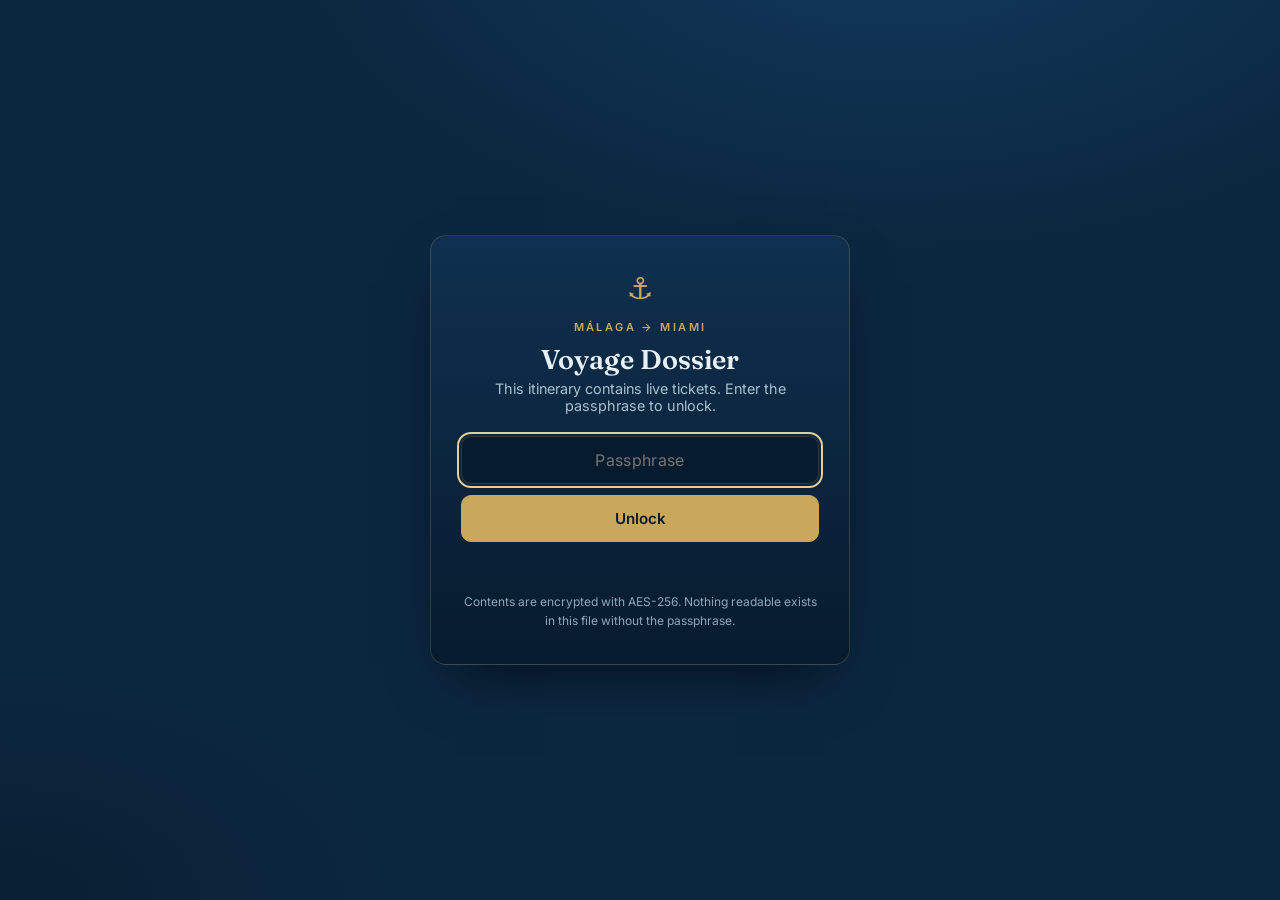
<file: trips/malaga-tickets.html>
<!DOCTYPE html>
<html lang="en">
<head>
<meta charset="UTF-8">
<meta name="viewport" content="width=device-width, initial-scale=1.0">
<title>Voyage Dossier — Locked</title>
<link rel="preconnect" href="https://fonts.googleapis.com">
<link rel="preconnect" href="https://fonts.gstatic.com" crossorigin>
<link href="https://fonts.googleapis.com/css2?family=Fraunces:opsz,wght@9..144,400;9..144,600&family=Inter:wght@400;500&display=swap" rel="stylesheet">
<style>
  :root{--ink:#0B2740;--abyss:#071B2E;--panel:#0F3050;--brass:#C9A85C;--brass-soft:#E4CD97;
        --foam:#E9F0F3;--foam-dim:#A9C0CE;--line:rgba(201,168,92,.22);--coral:#E58A63}
  *{box-sizing:border-box}
  body{margin:0;min-height:100vh;display:flex;align-items:center;justify-content:center;padding:24px;
    background:radial-gradient(1000px 560px at 70% -10%,#123a5e 0%,rgba(18,58,94,0) 60%),
               radial-gradient(800px 460px at 0% 100%,#0a2033 0%,rgba(10,32,51,0) 55%),var(--ink);
    color:var(--foam);font-family:'Inter',system-ui,sans-serif;-webkit-font-smoothing:antialiased}
  .lock{width:100%;max-width:420px;background:linear-gradient(180deg,var(--panel),var(--abyss));
    border:1px solid var(--line);border-radius:16px;padding:34px 30px;
    box-shadow:0 24px 60px -24px rgba(0,0,0,.75);text-align:center}
  .ico{font-size:1.9rem;color:var(--brass)}
  .eyebrow{font-size:11px;letter-spacing:.22em;text-transform:uppercase;color:var(--brass);font-weight:600;margin-top:14px}
  h1{font-family:'Fraunces',Georgia,serif;font-weight:600;font-size:1.7rem;margin:.35em 0 .2em;line-height:1.15}
  p.sub{color:var(--foam-dim);font-size:.9rem;margin:0 0 22px}
  input{width:100%;background:var(--abyss);border:1px solid var(--line);border-radius:10px;
    padding:13px 15px;color:var(--foam);font-family:inherit;font-size:1rem;text-align:center;letter-spacing:.02em}
  input:focus{outline:2px solid var(--brass-soft);outline-offset:2px}
  button{width:100%;margin-top:11px;border:1px solid var(--brass);background:var(--brass);color:var(--abyss);
    border-radius:10px;padding:13px;font-family:inherit;font-size:.95rem;font-weight:600;cursor:pointer;transition:.15s}
  button:hover{background:var(--brass-soft);border-color:var(--brass-soft)}
  button:disabled{opacity:.6;cursor:wait}
  .err{color:var(--coral);font-size:.85rem;margin-top:13px;min-height:1.2em}
  .hint{color:var(--foam-dim);font-size:.75rem;margin-top:20px;line-height:1.6;opacity:.85}
</style>
</head>
<body>
  <div class="lock">
    <div class="ico">&#9875;</div>
    <div class="eyebrow">M&aacute;laga &rarr; Miami</div>
    <h1>Voyage Dossier</h1>
    <p class="sub">This itinerary contains live tickets. Enter the passphrase to unlock.</p>
    <input id="pw" type="password" placeholder="Passphrase" autocomplete="current-password" autofocus>
    <button id="go">Unlock</button>
    <div class="err" id="err"></div>
    <div class="hint">Contents are encrypted with AES-256. Nothing readable exists in this file without the passphrase.</div>
  </div>

<script>
(function(){
  "use strict";
  var D={s:"NxOEZNG3Jjs3s1n/T6VxHg==",i:"R8bUVuuTxFZEJnrC",c:"wbibqR2SNWKyW51J/LMPUYlLB96H6FfkLd5v2iEslZkzBO6e4taMuJd8KqLBCD+Riwg7FcBnIlIsGdOB4cvaN4o22/MNH5tyvwGadw+4uCNm0EA6Cfar443mxtkBEN6PKyWn7OO4tLGkIiVo48Xza8b7qMuCwsSfBmjv0i/Pu9kXETmRYyGnG/rMHnZvFMhQdwYKMnsOniGJmJcoTgmEjka9GglkHO+yQr5l1HqJib7Ot1var/7xpUWCUnNEAZF3hbJsqw6lsiyA5BBbdRxWvSlg6GlDUrdrfuAreKO92ESYwXP965b06I2cyo4uN61TrElvu0Q3xrvCeQI4iF7/a9Y9Kldbrfh0gQYo9XutjorzQ5Adjd9/8glgLCUDwNSwgNelPiUNfBsOHlLPWrMQmJ5SXOoE0EzR5aJVbUTO7ey/5QIvMveD17KsxRq4dsvOeleTgfQleRk3NRPpra2FFCpc5blQ2/8tRj7s8Zt/jMcW2YAvvESipvD7h86wBjgi6rJfkTFfq80AVahSJeZx6n+eGsd76q3swUdsM4n0dMlCttIF+4NIFlK9BKtazAOw6gx98zEghY+BidSxB32cOe+hAiuDMqS/OJxQWOwZ7pPQL+kkTcm2OCtsZ/bCgYxRfReGtnNSYnrLdyBusXiegEF44Ct7RpBf9qRsApwMh/0h/cyBOL7Ho28XrNTHZrb1jtz9N/BJI0O8jXFuF+j4RPGE7Xanoriq9pFfy+LuleuiLXcs9fhY04/RFmFgP19/TtV9iRfSSTAqNd4aTKkhIGgkHIo1CepckJagk1DJ2be3v4n/z4xYIosX+tI/GJOmBAmd0stCg5+pSSVeegLvPferv1JayfrkZE+xYDE3x2uyS+3sfnHMwq3hDcToCIX0BnqfGIMLcXRNJG6cJAGBwc1x1xO5GmykHybnpdyrqvADrNs8Zk+/NXDJwrjg6R0hyXkOfU+/U4bktVi78JelHPCWHHRNPLYoV6ywR9uXaBHOi8ky84Ntl/F6m1ZF4+d/Yvzu4sfX3W9kQTzeeNF8TPehxtFqdswrCOJv4KKL1IvPEzHaCUoE6euH5VUU3ITViYT7I7Z0wTgc9+fe2z3brM/sXLFBQpPxE91zLvNVHHW2ALe9WJ9RC8Tfikco0D7DB0GbIkA8TQIBV8l3o3KAe4dO8hFZeqDHq0XJeReetHQvZpZCNC23WBB+n/h1XOjm/2TpjdshaWWnzDgxeduwW+rCB6FaEOwEQRAFdBZ4W1rAGgC7KiA06lc+5XWtfvUkOK8FQjuAg9rUjIhLE/fjBRrUhKb/MkHjfCC1OJe/Q+Z0SqoOXRAeVXihq0x/9WXHDGzrc/GZQzrdo2utiBf2Zw1p4pnv/CfQizs6XPZUxifkqdsP+kWOhlIhpf29zpaAEoRJQUlQtFFBaGqVRp1P85kYZ1cBWAXklSSINY89/ZXZTrdufvoSadUDBpsBAjMPRXSXVSCj3hOUK5c4T1rFA1GT6x6Ud7Jce0Ihy4lc6NgqtlO6pWGNnzt6GBUp+VQy9lf2KCTJQDcVbvoO4boIhR8Qra+Rw52GSFME7I4MTB9+rE8dRjAGlWioDwLRDn6aVvAUgKgieeAq+E96mVOYxb/8zq3qqroFCBxInLmX4WgjrAVMCGpiEOaJ62ie870dgt462kKdkMSP/Uh+oG+zCxZJ5f2PYNf9HkuIu3SPqh8fl3O47sI6QZx4nonvBxKOXYTVu6KBx08VgL6LFGyoFLnnjbbev5ECUGDB0KGaoDbH1a+tLYiY0Uyn5rNdSla7eGevzgTaPm9eFyUGXFyBX2TNQTDrmzP8IfOlTCRNxy/61mYrOmoV6hXGL5HkKFvZJghKH4UpMZjUyw/Maq5rEtqGd0iS2Vdm45FeaRspg6ujUjSPhcjsP02MVAJ88yNZ9FXana4U/nGbI06/aHMgsfLaTVPZfHaliH2hiIYh3/[base64]/+mqjMVqr51CF7UHiy+k0cInqN7pfPbgmm58X9V2lCEYBdzSLshbqVKODLYSjAzCdkNvscyeOJrTEPt6IHMM7OdgGD8nS4dixLaKakluT5/deMOfcvLrAAC8VUdQtCr7tcTiZrMQ7MlG3+hs+Iuiaw6SBG798USa2Li0VJbwKB8/DTAm+5tqKcbsBxtfHVGHplUHTimMR/ZnQcYO3TY4Jp9L7PbYC36ARJOVG58dD/7XjHLX+w20wgpDOHJaKqMmHhfiIfRvVF4213dEm4U7g6iA51NJ3zWGZ9Klfqa8eCgzvkQymbMRHb9XnuFIDll4MNuvZTAvAb2jELYprbg6u1fItk+D27XBb6qkDnWB5G+J+r86SOUpaqNjAj1PMUf/snp8Z5AnrgMkhs9bfuGmM3jGnQn+j9WDhrCijC2z9OvhNoSFy8PrqzH0d0qsH87pQjKqF/5I+vm2owQ1LoAob0LEWO0l1q9ncsY7PZLLHh8++TnC39ovqCwbXgn5RKM8vH2UEGg6MVj2erB4/488AUKuZ3jRc/dDrnDEkOw5G5Oos4ggqpj7EKQdKJZgnBhroi2LQXnLvLb015/jlHuJe9Mg76VJ0+0OlN1o0MBU0Vnk+h6WqeAwQQ6sA99g7RZH5hTRfKxZL7/r5Iy6jZJ8JITdDYM+sZEkCnwHeEgrms8KLiVG726yBFT5hPWf9dAtLGeb+md4tLwIOpstbngqEdQE/FWCRrddBIVGbDwdWlHJ/[base64]/LhlgQFGkM1vC3J+wwqANlZzfJmMpU2T4ChOJooajEmEZA2Upwdcs8j0zF1V81BvM5TCel128Wnqabg+EDM8Zs2LrYUzL04IhG3OTvJGWdbTrRzoFjdd/TvnU6TW6xnWpel5tRCt2nrN3iwhOrx+LrU309v+q8hJrPdct92YGoKV/m38geNpGVSveCGZ9zmPzY27N6pw0vGyuc9saLvPwq+X9/mIhqe/qDRPoqyqCA2/FHRP4t1htBrf9hVHHLGwXOUvFBs36CbHltpOcSS8gQp1cnA302E9Z22zMpFHyy6PR/1oBG/cOflUK5ra/in7llFci3G9FuXJpYWKjOmrpT2zDqXfxAvTnb/HoGhwLSNFlVF9gYoInHuYa4tru1k4raxH4sRfIsInghagT+8ugwwmLprNkcRYBS9rJjXDMkAyF/oq+FKurUqF2uSTeRYrnjlSbN1yoh4Ph1F4Le/Fn6YYzhljBb9YEbG7B8WREEckwbhQKxKUz7AnSvLv97Rz2W7t5euyT516qhOwMRVuH+2QfFfhraruYXD+sa7O3ZcZLOyi/6HQ6ZhSacsKVnf0SR2NMT/cEq7d5Dqy1/CXeP2bGHvaeOx8nBykWQIAVjL5zAkbughxMouPT/QZAgGmjB4WZMQ1njdydqAu5ELIP4Vh+Llagl8jz8y5pgujM9yESO1HvFfVcf5wCzP6pyxiTSeivPrSXsfLF3NfrXXKRzMz/8ACkUmlfOotZDFz6pyMuueWsTSir3nhmFLsJU9/daySJ+vVUOxFBOx0zgRSFxs4Ezv/ej7/+YM9Ub4mZy1D9jM+O53Y77VAFXmx1XlsE9TD+rTYKmEzkEkRvpiAXxc0vnBEs918tQ3LQ0ynyA4FJR32KFQcnpXKfvtlWKhDlo/LYtMGhe28wRBNCZCEMQsOCaHqkKEbq+S2coIQqoaVqi/ghLzaw078tTPU3v25Vtmx4RvlZ6W29fujvwXdmAOnAoGFQRTk5zWXHeNRicY6XqXclsEDuIKOQ+9h268XSzsZKgIJhLN39sN9RDTKS7EIySe3U6JpR7sdVoCgcXBxODSwEU8b+M2AMTiF682tzfPPXfTL6DFpv/a3FM3gmAhZJNz0wpfYGt5XLVnWOvM54JEEm6Z/tiqECkfAHV+849gJWagwKoaytz+pgQlaSf4rzbZ7Ny5CQm0qrl8x4709flxR/9CM5Jdfe3MczDdcWXH4Xke7MLT1dbu6SIbozBJfp6RUqsmkBkUmOyPOyLzae0PbslvHTpphqzRJKN02Y5amdLI82E7WgNgJOmDUWMRSjzi92VhVtOIEGbbhP7ywboI4hNlU7sc927tfWB/21jtMcRS5er7Vu9DP8aEBcpHq/6TiZyMBb9rAA9L3exPtkRVaEnyQg5DNmyCmx2cXfI9ATQ4/PCI5GvcHEqOjzlKAjQOkMKSnn37Kh3PahJhtkZ+Ne11DJXzztzAq7hS9BrCibIFEIk1dYsXXA2Qf7iI1KzoWMmAyZhGmHMaOgO7xmsYgATRNx1YauIghrvVsovTSJ3mFmrn2/fcijV0xUjG4CmJzF6yLXYq3VBWNsvqucqt4yhUdl/qjFHVY2Z/3Rv2sQpnf70DgVWC/7Fwq1BR0TuQavJv9rNrMGlPKBxw6IAI2Hd4AaOAKwh5jpO66v2OuN5I2TEH8gMEAygODY3BvpndE+c65CcPJk/HT72PEQqMZ8/wJHWGKxygsrHRv0SaWj3QnQL32l/Jtu6yT537PkYKL7zK85cLFmxqnFVss+FS6/tA8wLaFPmA2irYDD/Wjp3MYlurUOWiyMqJOWLCsHUv36Q/doF1yST8oHLsYJAqCz4pJ4lrAvYggCHRm6fLrYF7+pfrcSIzpJXRCTwy1fFwUtn5MwVYhLPLaR3k4kL/EN00BFz9Y99bVQ96+XtB5uyNGlOX4vT0T0zDTJdEIdcKdsI4/zwX0Iv2r39xsbtlXVuoBV++9yaQI7ZpVShCOa2t9o3pZWTIK0M7K0I4w4V+sOMVbwcGcfmCJgDCrYFHLLxOspg5KCYqABhz8x4zdcXXIOf8WLdb2skNayLfsSwpjCbGDz0MhrdGuCGn4MtOV26KqQ35FRLFhTdo2Ve/QmokE9JMYQsV/tLR8JUmM8Og28txutXIE9Wbj4h02KmkX0nbPtlrIYOEPrSzkh9NMtyt2P23LzRbL5gcuo+YFrwb07YkLMBcBHb4b+jXaeLQ4GrIhNVE8kOKWyw3ke6Kbt4EWz/AK3XJNHBOKKhlmU28ga0B0FVGnyGn4b56fQl38S9CNabGuz9a6FUn7Vzqm4/pAgtL7flyxASw/+M+70UD7b+QMbfseLp85vuuGZKr0TKpvx4gi3YhlmfX0XzQKFe3UcaTqddZvM1jIWA+adaxnHc2GMPLjVHx+Q3M8Hd3PlLzmQScRbZxYu5J/pSHR62dVhXtyrArEEblCIGcDQm61GbmCSLwyHBI0V1MCbE7Mc2mx3bssX7SbX2Fz3aE9E9YiHl2WhyXl8UXga63kLi9m7fAwt4gZpBPK3gdjADZBdEWnJrc8AnaMEIp93p3CNMfHYbEc0Yd/R81S6FglD6h77xRxVKESpPPbtiyBihXyWR9VfnuWoC+fJtxelpwe5jVJ1qdV9lTYhWm7eUTPC5hbW13vOBh3uH4ZTLDoy1F++zdYxGBuAJrrDhfOfmJFNZJVQzXTW0CJkcWvGDl/TeK11gm7sgMIu9xAF2IB0RkusMPXt+TGH3xZGV7BMNipSVYLhZOQSB1v7lPcWcHzPs7MlsDFRYyWouyHfO+eiiSrFP9ESnmY4R3/IrPTP86CuLTXsG5NQ3HwxpBuIv4bLrJNc0dogfPU7x9OMG/n/7FjKwkGqNvfbwZQtHZDpgAG4GbGSmjRMlssaaIZ7bNSB8y3eJb2mDHdVEkZWqZsx3i7jvx/aMBuP6PUwEgsARZB+T0bctOwJFqHq6fSmQ/89M1gqpG9szHSFFFqww+sg7cg3DU/Er/HwPa0PVbVxLsAV3bBGKPbyZxq09qt69ntNN1tTbOmd6v8pliQBmNMNGZxexIp1wNtb86EVIIi1g8AwxHHmKiZ91vhXCUx6yel1vs7EguLI1VP2n4PlGviZYvKmFeNVv9bm4zMz0BWPLLEXDQxJD0bI5bBYMqJ4RqBIccO/9k/NmwZmMBSQEwlcfwabMy610bNk4suNwH39lq8ubzlQ2SV8U1a4/GD70qLqccqwVklIRnk388z2nPDMldFqagZAEiPvx8Yh4e82XWN8K0+ZtdI6JOu8xCyXo8y4+FUwjIynQ2niLS6otrLdJdyHPYCgf5wg+12fhtLT9Tnr6a/I0+Cmug3+kWd6KhqBpCjHm5JX+2XcAtW7mhZjiCBjYZqnB74OV9AW7bvvhWlhoZoCiRH8OgAv4bzMArMX5G+o0IU4pcyQHLaPHz8+axIHKu7cgSUYv7YAIZfJ/QB/tv0JiRJ0aLpmdkyDvpeR8EF+rep2UdeXunEfFPoTaLe5nsfIeS2g92/pOaq/E74yM50A9jzoPq0A4o3oDMkVrnVzPtwdHKZWwXlN5RVEVHk5B8uZ4J+bPzjRZPGVYeeDUeAmVmMGMLtuCv9zM6jT+ghySbU18K7/ER6IThPITYmBHPfiyKody0h5GKX91efOBkJrybeWu1oBCksZU7IJI31/dCSX2RyhT6K7OpqOXJfZykmCtVupbI8bgf8/C0hw5ymP+J0S4DKYBgD8kFseIVn4ona1UbH2uP3a0b+4rktsvdGXxwNCaxxAuHMAOswY6m4wy5KByywkzPn36qgGV2nMEr1NXwRxpR2bYlLE+l6LTsnJCndus8115C3ogWpoeDqkFNuzuLqw20yO016A/DHLGzAb/3DItSpSMUL+uhRof8t8/HOpgiYCabFgxfA6eX/VMvS5FnNEacahVTqbs3ohIAZCNMwBpR4CFXaqrK2ltO+Kfi7jCwTIkgSWbSlv7khJocWnM+abnpzUsIe3fq0gLh6mNsGrXseDfSpVpt3eLleZFLCp3SVlQScuVQXmV7XEjm3SXcugg3N13jQNGMn8fU1X0+Cx3Fz40mtrtLZ+fXnzjIFukff7S/QAqGU2CvhvDvTS4KqDDxObSa253DjkDSn3n0B8KPrIm8zU5vJW9QvbZMO0z5UJfrLjE407EfIQHKFJg5UXz4+XY5xGhwxreGuUinU5xDox9mi+Lepo7KYSR1TQoQmBJW7nlZL1NXyAgSUAfvyxcBS/SEMY3dOQGaHibIU6yKxCjbJB8sC40oIX3TlxJVajs1ETXR9RrXndY13TlDhEIbXQ7M5jBVraUjsD64/OMNQdVUp9nEW/njHPTwxqLmv9FGK7uzov7I9Tno8jS9QwLxEK3J6qZJ8F8PtTWq1WykSQ64dTqFs5HU7Z0/QUGrp7J2U9eHolPnVeIPfPJJdaWXrcxOzYRqLuB8mKblV25VTz3TTTWMNR5RNAjVpjOD7XGhfZiBclZO7+zynGAbTmTEZh1NE7ALzD9MF8TaFt2O+I6QC4k7SN0KsWcQBGP3THr3kavVSSJ2n2/wn4uyz0b2vwLsjLMZ91ZZrznYenK4gCAamMPqoa8h3Pg7jlYEHIbOrGfPdBUhfsAm/4qT2aXsi9fvhmsmfJnmfOHDQRGCODxuBt4H7bOOG8VDQOSFsrQGDhmSEi6ifo9hpM1BKuQquaXUGvOwLEsuRlkMzerLz2bFn2OuUaJSVuGJzNLMQ4zX/SVT74/1G3T0sd1vG8Pl5r+EI9kzwP9FcOTHa1YaoamqU39wURLxYaCec2l21YfMNOp6l8/Z8p1TUYoStbUf2Mp1YCiQFRfAOu+BI0MTZTtWHHGl0oXbIlaemyqOUkw74M/OJT1M/eJ/k92K/Nf0NOOgSKLRCEaRhKXcObIB3a/9rUsrKNzqkiR4CX8JPdt3XU3KHfuBTlk2UE0108jZ7XYugCZNpA570+l4kPL9Uzikl25ZYSpVe1mhdyCXxwomDy8yjC40OLc0ixJHyTzTbGsVsbxLaslPTLScsNvtTZlpmJF+DHmh+BAEvqDglkkrhfeoPH2j6mBY/QrSXD6Q817Wibd9vNhKxjzjP/m0d73G1blDjSLWAaMJuSxwif+RbCRZ8pDbP7mGK6kOgxwzO0DHLJ4QuEGZl1l1jqE99ik6mzlsErZABIi4RhbwpjRy+HAvbYkOzahnkgSaPmNw2GaGlj9d1Ve+y9ZXgyWWw3xbKaMmw75ceS/uVmlQv2EitIlTz3DwgLGqaGYhfab+5wxjwkaVOVgbJn25o9S9LtlQcXs7AH55MrBXssPPkx0oD1oiwh+8+BfegdRDBCqHyFaGY9oJk/iCTACnhfKOU/bQJIxgVDudBhQcgRPbqkwjWnI9xawVZVqCwipwXkLAo7FYIasCuex9DMZuA7NmyEgLVLB3kq+BzHCeQftVPX1QAcaGAFsU2CIAVJFrI9rHnHat8uq/YSnWeIKuHz7rSusaaKHyZKPfM8LtS9fjfgYoPTPyWlJS7YD6aAQmDY6WAWY+S0CmRayi3mZKaS4KB7UJ4yGl8j13q1/XfFXI5oPxUZevmyb1GPKwgstUTHqjTUTNnUKueF5EiDG+s8Yp6L8UkwjtyqT6de9q40tq8EZQ50Cocp2LNo43HpWwCnIKCt3VbtRUEzpJrPtqkpb1IBRfPBfxVzoVf9RJ0tZrkToA67Dj8Fs6LAZ98nfIqfUX6wZd8fB4FIQYWqd+uWi/Rm2RmoACZStDuOrwk8PO2Ct5Re+h7ExAl8E4I3fwL3til4/RSMpAmd6YlIKE/NHDAjubc4QXMe8ysBYbSzSEYrq1cX5zksrOlN6YTpRv7iVRTViqnpFP9IBY+kYvaEc0gEYYvEcPo7VBSa2rQbULflRc9StcZlCUwtYQsePsmm4QVW+iqoyjoR08MXFtVcVXKMHp9utdSe5HJA32pJ5Ot5V8zg2lMtRc2uLVOXIuPdORk2C4/Pa+VxR/dJpaz5mpu4RVYi3oB6DW9/[base64]/23lQaafYmlI9j2/EFwuzy70+cH/jjrrldtCYMvfmi+NUHlVgMlrozaqm29ka6YF8dJI4zNEXDJQIhNcAt7EAcY6UL+CHZ1kd9Hgr48A00kw3az7vA7YIM/ydmabc8JptcIV4VbGs0EAmyYeGTTsqMucR1XwQFgPY6HY+Xysx9RWUpRLxdBkSb/K3PBhuumDeNpEXYv/0+eq5y1DNCSfUJ6hir84FT4xaYeo02UXGPSY9/TE8M1SQscjjHDkdgOluh1P1Xdu+iPgSG38xgNFAQ8eGWNVyMyezICPSyek3mPG5rZNwZ4xznviKNMIn1ObJxgvNDNFSPphBA6MoWnG8AMO3PXFzlRKtMyDhapUB98jc2U51kJ9Kw65EQuqsNHPFpVdoMv8mONlDumjMafDbURa2ZIcmFzeqjx7HF2c4v/8FdBemGgVDv5zVHno7hpdX99BIMwhYni/[base64]/x+OkfyF/CJvFw6hsPNtAo2ncjhp9kzPdlNrGFmy5NEsgrvK7OB6lNUVWN5s4ZtBips1QW+dLpCaE3wtSrf/WoOoCQ1CH1k0vXLArU8I0IjIXvi4TNwKyZcdUug4EI35lvebE02UAQlABd+/q1+LU3EsbdkORIH1AF9vFAlrZ6gqWq3dEsvoMQZV7pP5wPQnzuIq9AGBFUwdsefqnyLw88nIrZiKvxTvTwZlUWkzq3bNDNDGB7gyXUPU/ZH8OeaITpLGQX/[base64]/pN7n9k1gqlQhfASaEZH32Iw3w9r+KsDU+lZSKzMipavDk36S+d8mLnyat2TBCUhesYQsuxYiKL3Eo0K6510y7J08u6NQnlNk/6JKzl3hzMdd3I1qm+iQ7d9CLIxqz3sNn1kXbCV8ssa6q6QL+XWNHIcUasmpmPZm3hLUDu1YCRLn/kSQskfyS9itvuqu3ZvUZOcOOfptHThPl+Ve21XFJzqN0DkGuT7Z7w6J5Jk6/[base64]/LKODlyBq8H3Nc/QEKCRDyXm6SQzYrio+tDqDUhdNHRxiQYhn5tGR8lh4sHR5Df6JHgPwT+4AD4b+QPMbGpqGhJtPTaO3V9upa2lO1OFI/Sdo6m/yxBnY6/GmoLS7fDTO4nopnzuMHDOOLxHsHx02/SnNqav1Dr6f7W/BFrFCllCWJKXmQGjN8l9Y9KNAsiEqzAL9nqs8nyrgLNbuEynVPtVzK3dVkiV1U6fJb60sYqUDneP0oYK/iFQvT714sSJrN+z6L6s9mAiYotATvf1QiC9b884ht5G2xzOHed6i4CFNPIJtigLx61pk0EmBxSkMX916k8edYMSLstRlIzek90bx729UU6MxPhOazDMPm7+UDUYrb56Wq718VK6NQW3/UJT5tCMQEhVPO3aWBKkQ5KlosGLcmama7w5cqK8GfND/HwiZYmUI/WhKvMPKR2ByxjNhvBYUDN/24Hz1gm5JCLcNEdPojvzxitHs8ycfdrCSUk/ErfmCi7T4aSaWVwx8WEe0t87djeQqlyZpfJOVyMjph95cOYmUvmfZBblvf+Ujzv+JawVXetms6vkFhL+cIyqa/c6VUiJ1SfAAczlORffifjXrvFBngmVleocQ84HcyakdP9cnQrkyT9JHEtD2dAvTtN/N8RkCiAL1CljQr9I/TerV0Ezj8S2iwkW6R5AoNHWOnfePwWw0MjC52JOMwwsTyedAr/xexqg+DE7TSVFs7a68vZXU6ET7Rlew5aUTiiod1n+hQ5v5kH1bR7TuNrnq/EiZSiiNeuuZqcZ9/GOxkhll1yjSyYD7D+T9S0VMg5nt6kHysfCAd6Jax34jveTFfrCjFMcBIq25pkKJndtUOw6Yuc/GcPSxiQ7+xroOqZM47Tr8LSU29KMjZzdllhbcgO8+MScFkFOen4TcMJrHGJlQfS2zwQR8MZP0ugPTsBgWKjJdu25n1aK0LifA+kb0AkYj1PnmSfm4VgyKEIlcsUWQLKFYxBc9iRgemLG6WhR2Ja9erSEJ8gnmkP/ZgFzV9tODxdbB/albax6KSd7dzBqacLqCLxKZ7N/BHr0sLUHCZgfPKA0o5NVNfyJ99S9+dF91BvGMzWWehqckempYSB655X3lZivATehunlvBob8goNS+kHfiGaIfb2AlOGlmAnus48Vp6U3iIzeTM83Zc3DHgvCxWmZfKVjRDpD3d6/Db3hZYqZCD3dh44azOEUUzf1KcRKAkZwaA1vdJ6W8omSl3AagpvSE3c75zNNQKr7+CwIPxbH0sf5JUPx9yqD2zGVgBRmbqSxaMFhgpezLWbe2OA+Xb/cb2WNw2Ies6lKfMMsrlcdolyhvj+ZhH0Ul6mE0lVibAgEaLsjOIicv5MHZk2IjVwf4jlZGYY2Ld3pfTVnHbLmFSF/ZUn5cvsO4d0i3CsQjT3eQ4C8QT7LYCm6cOfRcO66Xy4AI1gXcSFvfoGchxZiClU+8WaHEkKP/Cv4E9C1rD/dTiWoO2lz3DOLERTiklRbz0tT1Ay0GrZvc2W8KtbMe9uY5MqG+s1EdgfprFgFmGR9P0QUQPIZSX12Ws+246sSWMdyqhmVM3ZMZbJdlh7cMSz8tj/6e2rBzf/ZzfDh64PJcd50wOCeYjsl6g+DorpF88xTCyTSYiej9cXRr6e9WOGcC34T0EXWf8C/Rht1MMJq4rPVOaV7g7UQj37CrpuJaHU2jKuDp0yyMvn2nrucLYuNjOLCaW+uJMEHG3t1e1A9PdjWXIzDUOLLmAKWWDFKbRArO0KtEkJQDQ8fsI4Hymjp3d7exsUWnNNxNR0tQckxhiFHKVvNwjEwV+lCqqqP5+z+eY/MC2Ld33bzZ8TBWpnAEAbmk7bLnqAENfxsmo3vJZr5VgoZbrQ/xADe/GN8coK3TaOcVodJJZPzr7clpQIr43Pj2XonfbiuMnYg0fqsVs32qLwGi6YwzE96FfClTbhnFqait4zbO9vu8YWQNuB4oYaWGiV1+Xq3AAPA8AO8mOQrjWRWIKUv35G+l4bjVn6qf3QiGW4O5284qvTMT6tAXnQfj1dYVaMA0KEMdCcVwRJPtV2rnDgJN/kDU4lGeq7Hjyf7cNPgFWYrifrEclcNE4UuUEy5a90dgLNxFYAAq4Bl0tW0OaY1dwNZ+ycXgc9UzaYV6+5ssscBQ8yRzZ8ZXf803nIC/0KBknf6wR4G9wYbbwM1kotKur+y/Mr94IbDdIAzULgFwHuZP2nB3K+6zpbZtNrRBJiq1Uiz1LzhghC/fgvDXXnw2dCWJCKExEwigOhKjtRXhsaMhEUjJL57IT1YNj4nhDljG0DdIObcSlhpVdZ+LMl27TgGri919aFi2bV64aB/d+YOepxoLSgJjRzm8nCL1o3FLGfS6U8kVj6wrNgHMULKZPVbRJk2qJlqcwg9HGr74DE5/68PKHcY6PBZwzz/[base64]/gndHsfAapwVAE7iwDUHXkGAzoYPJhpnmSS15I9eHt4a+i8FBAV6JHyCdsNZKkJWyWBn1CZ0fewbEXGGeYGTtyB4H4dcUwounozsEif8pfG/gg3y+Mtd0QRbQ8xPKqpNfpDoAj4ypbXDKonH0zqdktLwCCemVUanqeuVYxXtU70yCHUBsXlFVUW9sa4hE+kARMKSW3tbdK84GXZx0HTfsy1iHK0sxUaKMp99GS+jcKTYHp6vSY7EcreFSyynOaCBjUMdV6ikpA1Rpktg/TXiifN0mtp3thqaeY6SvXVf715HT1a2qcGX8NOnnEFY/WGMqtAF99IgYlS8p5/ezLwdNbNK2YykCCUe8p5SyA//tLnQ3F2wJ+wfSOssrpDPxcnv0JeSYIDlWeNaLtpf5OOb95DW/nRK7pA+eKfFBvvEgSV9QQ5NInHBgwuxeVX9BjgjtquO04bKWw7wbyOK+yOHskUQrdRLajjJjvduJrCU+1SfyNH5qDgOqpRacHAxpAQotQxIPf8/iD+tG1E0c+jLTbr6pMaS00v8y9CjZX2weKUS8cwCZKbfKFfndmWBIBPv4XQGV4COBfyUzw1J+9bYt9+Frt6T9Q4AvI4vMesoY6NWSvIgWxtFvg4ry20OF/BPtrZwaYfu3sVmnSCgVYf3eMczeiwg5gXtLcolqv30OMykwOkhoGE7/X5C7avGqcig/fhr6ttlv7P/af6kGkKG0cVC2EnW6xRvpWkCx7qMvO2EJzs/okorSdHpBEKDIiRPot/wh08k2mPkzxzTdHx8fTxNPRCtQGZk2QrhBt1F97ff9mynSY0QnjIwwi9PcbQoub+c7x8aqegk/JHk4gNNJ7MjAtxf7TL6JAjHUH1UQI8NSDHKSlWnfo906NA8QVoOMD3GHjehAR6sZ39IAJB3kS1dYWmn5c1qopXA6lis03zFe1/eoBNcuCyKDdjuwtIg6iK7RxZVhX1Uexi/NpuOb5z9h35xFyGYi/qNL6I3k3htiaZ+ycB9LPD2M9QacwHoh5EyLnH4Mv0fWEdRdpAFZ3VosmfHwnYk8aDvOojm4ChEWCATHQX0qYHOQG2QXlV8mttIVApKfLT18/6qYauJE7N+4DZgzJpbLy6cmt50/H+3WMblZsZ6MT6l48fnwoubwKwnsKzX5Y8Pfck0DgUbXBrv8y2t93E4CNjCXudun1lA6abOwxLPq0iAvAFgik4EMzKsSU26Pslt7VVo7UXazjJPeAJ3cY++3xTlF2L0fPUjLdh5/n2/wYoMidkjkxMFn488l9AgVhhxMwUedWE+EMl6aqtA+d+ZRFU/SoVD0GnBNRlu9qf6cvbeLVvSx7LkpXpO11kLkTydnig+B4BSezQWEG9c36HrdLy9ZL9r8ShUzyGCju2IqJoY1XLfMJsryQwQ9qy8i/F5UrHk4qPgo77gtKy6Y6QlKl8NZRrcQBCz/QbI4rLIZYJR8Xw/L8SJkTrqSuOxCW3Kh0M9akp5XP6jv7FlROBlaP96RK2g7YQCe7zIsZIUAPTC2lHvxoyJgzmlKTZ06Y5j236u0Dk2ch1oIhwvPD4C8aF/IGA+skRu390Zh5w8fp19RYXdtJj1nGsZZS49WXuAAheiWYrkJBUYtShAWk8glC4wTgR9vWXNMB8JztSEVzXLoHg+E/[base64]/SC6IOmsXVS33RU5yxj6nv+7tcbScX813lXWb2CScqYo12HTg+YSa1ov07jxiyNBwbUiXfuFfjL04VHJUuc9VvBMKQQdogDlBwSbPVynpQ67VATfX3fIydEhPwngJkwDlhLZAWLV37sSKnSezGORT+EmIHE6mNfm8K2EWJcQRAeMrgGH4u7VVEkyECe2VO/6yxpeSRswU7vNgu1afUHNarqVd49hfJX5UCMWnDpxmi3m8me3rA2djTcNVMI7EfW6yRxM2qd6OT6ZsY+KNH8i2J13R5z49pJ/V6AiggZR9pRLZ3iaSeNt36EpyxQsRIfzHWbDa7aPfyGZkyHxcvyVx9KhQ/nUaPxrhB9eBd2rSC4DWu0tf4Sj9UIou43aiembFpUA96K8CeB5VAc7ZX0s70J9lTAcN2fTL+HD8cjPN1YXbsJx92Cahir2XQA2mhmXE3lD/ErhRNOdJs/zaefsuDQj/[base64]/GEXL1x1ZfZOSTdAPktdf4eFrILKluRN1nflse5a6Aqqbh1n5vy7sfUYBkOX5pSrq1O1fA/vBZD0tj01kiy3mFXgBJXewb3zR60rB9FStinZZd8nWtd4YNr/Xbf11desOY31q/[base64]/+/r/cKXc5EwjEjUi1OXGmgHHteQ5OrAbP3j7oXF0Mjbr0qOBSrRLqz1zQZpxbC0KlY3kDZSnU/onMRhguka0dPfFNuZzWSJ+xnByC6bl8+IqoXyjAFSBH6hBunhRwVcbz4D/bcEVYpMKQfMrtHuXCJzFzuwP0tRfneKv4jkmt5Ua2ykDTPoMQGbfqxt/rvczxD8A4RLvDzFLhPT0I/jcbfD5z2z6vnnfVJelkHrDEqSuV0gNRjJj+zHO4ruIbkRAOWWhcN6Ajw/x12q8LdCWtLoT3xuwMYa0uoESyu5MjNY4bwy65JQ+nH1VrSKGpK+fdvK/cS8DXr+BwFdFyMt5yJNtB6yxhb7XwuTp8uM2YPIM3F6bT8I4auxCRFdS+IS/wsa+4OxqqnsTHmWiV0zoafRzJV3F3wBPcpsNim1No96MjQNHj0CZYh5d4ZwedpRnZuZQmaEpGAfLx6mpwetVlhDO5F8/vbK6gYMilve3aq6PgjsI4dhZ+/Lju3ZLfTeez1XMNhA1rBdN20Jtvz4ScIeGwFXx86eXLafxzlcugqMM6PtsEN2bJjviRctPyFpSAqQ+zk1iv28e0bW5wEHYkh1raV6+hIGuAuJ2qeXJhwX2VlCb8HeYp+vNr6Zun0QY9PwoupvvKz55GcieZ//SGvFaqYBf6AZDgrXns5INjckUa1F2DFVPgGLAV/kqoZI8lyrcI83Gfp7gzzc8VQcQ1rRp2T18m3ltgSSiYb2WUkmMCbQym4xiuq0/saLN5s/RQM9gLIIiJSOLQdOd8Z3a6IYrDgs/p3ji8yHP3B1VxCj8qVj3zjx8bY8XZ+ehOj2zfu7kx6ISJU6tsBW0u049nRMnc2luLco+rB1AQv2YHmgIzN4F9jb0rqSAjUe5V/hblJkUge3/xo9T1jtnhedKcjcQnYV8rCpV6Y2+SruQD/O0TWT65yB2wcZ5ZNSl23We4qrQDZOQLPrb1yXKLF6wmhg21C/lq5VsNHaw7XwTtFM7eefME6/RoTaHHU4X3RKftFwup7lS4W0oHz/8DLSXIKt2mmHrNMMWdOSRELIp/+J2yQSXJLwITicLuVX4FJQHO0sI+rgR4CdCpK2eRth1mmxaC01zw7MuDMmbcRtB6ecAx/DduHz2qnGEiQWCBQhPJD9K5Wrajwj/vu07RCpznYe9gIykiaGzhqpKjYkXNGCG+W43caHDB2h4XlUjHZVoDolD0WVSfBK3eqDZF1+aVfcXDFC5k1drsZMSyAoCYhfmXoi0NzLGzo1xv5cS0YBpmF41iP7aUYdPC/Tm6geSYOXJ8GQm4xCO7TocsQAXK7Rn72HL4jPNT4OMtZ5g25sLr3T/8hXodHqAqckQqt8nKUp0H3npp4CRcSecccshrPH/Io00vOEhtybw4MmbCZCQ8yDfL3NXyOKHNr4DUQ7GX/t2u2uSgwxTTbp3qWqrEpgRJGGZpT1x6toq4gJe1SgrHNmbPXNtwnvc1jmijhbiGf0TefjfEnBo3Sz6npoIuY9PNVID1RUNKQM4RDgomDdDuykljcn6YwFsiwkWLujl9AitSICdZSe08uiLTg1jeCmW0hVd4Kqdmrw/EvbZuyJZHZqQ1n/13JiqR5nT5p31e/GhwK+Bq47F2DLu6LhIejLdDWRyflyb5jGuPBY6zEsvpTQF6nMatF4rFRS4O99AwYHwubeqESHcEsHeFJ1CqRKpddLS2e0oYui5V+tOxCWq+yy6EmrJoGUXwrTY4jHXP8Gl/zg/dy+koEr+fjGB2rO0DJoWR5rh3TCBpw0FXdmmfjtEVE1sYcMgRVdL3gWrmCzizR+iebFA6dwgD+iQaity6eOSUc767dJXWNHKonBwTNsW4W2HsP6gVS7fmWmktH/myQeC2Vj/EUAd9uS9EUe8T6/r19D2xl2MW/ky/SgXOitAURUDxQosMZfaPU+LA92+SCOJnbIDOouz7IeuVp8XA2StyZcjR+S/6f/ySrD3o1DCXE+4d1PQh/Z6fQGZJYbaZO2ty3Bib2xSC4LMYuoZ/n2tjyVeO/mjclBp6h704K81oBWzLn2DUpO4ruXvR1ET885/mt5qFjYlVcuENI467Yfls01vajYaeaDkrTysmzozMs4CPhq9BCjkKu8j9e0tc4sfrE9Agujltqg43FjzfonrW5Q8WFXiNxBTt644AmbDco3IaWSAj7DUQmEsSWiza9KAnoou2U3VWC4121QuzQFg+K5W8RLabb7nowAVQx/YtNSg7XqgJ8avKKxrBQhQ5vD7x2R/7CAjo/BRykixx9lFg4celAph7WwHZzS9MXzShYgJa2RDk2X02OMyvrXQELI/[base64]/TLRigQv2O1OcYpgKIsnSQa1dzZ948HAi5Vew7hTY0VKPTry4uOpqiQgntMPbWzpLnm5OuZgGf000G3jZLSWMk5Vg5NL84cdkDPYQsZYH7v1PcEGOnx/q7JWUBZwyrMpVOlpwENJG8S2y6W618x9QT96wYX6KuFBQyfJh2HOKXpWdElT6M3hfSsYhruahv14qBren63EFi0MTgg4Yf7KFOK4iqQ4WYEjCX7Nc4nwI280IX1WHJM7PfVmYASZBIPwGco2w2CY9GU5BiIYFjoYwcryXDNgLTxNcvjeRN1EL9dD/q4yvYnRFncN7i1N0il8D5d6/Odyt16MRQTQcUs7D5h+XGhvy0A8xtm9z6JNnbxrhiFm7NX15sc+nTB6vF9QDHr44aPm9DolIlE1H/mGc9iPaS60EoAyo/AT4YEdnhM+11hM37+ANKz6VzZpY8wHZE2XBgxUvwQo2g2iclx49xSDOmhiAIeZY4AlOI6DBMvE/cnlRQInwGsapm1mx4BMipmbzxzJu8O+lpmkLknJ48kc4yBUTQ+hvw/iHejQfoHd1lyRSz+2nQfWQYmhmlJSmdaTvVNgB3SuoUm3GgF2J3kGTwlnyYIiABM5yYwoh94prWlsqfwxspQKE5EH67xIfcJGEoAodpltpSOpnixXxSd71oPNF0pGZdmej66XCPQrWFcCDq7R02mbFceIBs/LYUGxyx/zqQBGuGG4jOSy3TiZCE4oA/p6Rx3Ziu/rsUwloN8TJqiEzrtlWBv3PlibRy3MAgSIVZgTdc8IR/AyAU41pEUFbPaxxGAUthDTlkQQtLY5CGYoQpZjZaBNqwE2WDWOLbOi/Ou1EzV7ptyZ1xGvu+WzGLLATQWCyl8ph1Jj5Fr4/mJfMUgxjX7uwBWsF/f7ZUhvuJQXPAEKrXDbBp9tpIBYX/kXVHzu3PKOfXfOLhuv6xF1IJiZgYU7tdcy6+i//sGbKgsQ+ftq5BViFtbIBA/OM0cfMSQfuWMW46HBRiXMhoGJZPFNZQwOPBpKBOm0Q4leM84XjN9OwyHVrfo6zjH8Nfhhk6PVL3gSCKTPqqGL2XG7E+YboGR7MzcrYF0w3aO8NI1XLW4rOj58HXe+hklerTw61RyZotkMmUagO30GNfRR46yNKeZd8Qm2w7ohEMH6TII1XH5/qsb4MZu7utH0Kno+iDcacYWt0EkyDwXhCFrnme78u1wfqdScLG/raOGZ/WawDDv4bTzG398tJB2uQFIQwYzWehJh2ojuMGVCo0ip1tF9hpPUGehUiqwMwvGEWDTf/8oF2AFvcN1fwmolYTovcmI1TCNNEn/ExKHdrgdm7s8jYMk4YhRl5oYTjBKOyMngGYfTkF3zaGchRpePnijof1SDlri7c72A8Dpea9WPNbUxJjogCsBpZCVzdaS1HtHr2U3lBFLFzsiE+Fm1pt5UUf8/LJ/RWUoGsyRE94Egio5lSBGZEYU6aNpDNip88vwlS13Zrc4ugNoKJGdtd//fmybSmScXjL7SIN77pHlO5zz2CoyacpIQA5BstQnv54VMGxFpwelcp3WsdljZ6s+dRTmutdDTEdScri8NglakmKdomgb5U5g3yso7DwEQnsPQb4Ptl23qnw5rh5KrK9bgTsazhv1s9+FukByULnkBD35E0SguCTx29bd+son7l68PTtSt4hmOy/MElbD+5YMFpe0I5JyKHZgvFXrvdNWj3XFEXvQGNfH1eWItJBdnVXqXlm/uk4RcEO3yQ1YLn1/RMr2VfLB2AQTgleOSmWugJN/1nuNcSPRV0IgeT+EiuFiOfiT6y2tLCJPPAmfHON7ozNukUAyqkbG4PBNh0ql0TYvVvLjA85WYV89zpBuT9rzYDshOnUx/rrTcClotMKRIKH3NXDoBvcty9Qs2CyIVhFI8hmHIJiCqfdsM/JhZb53DdSAJ0Spo1n1K8wUA4dltbmevfrKDQy33KCkwwSSAJaUgkZplVK8UUnjj/r1El/vbPSyzVbFydd/oZZcnqjQPKXldyom+ihU4Mh04ZktdW9xQHOU2sn632khv6Fte1sgAtwFgo4legkg0hW0UNTj3XRK+v2ypJysP+8rmZqfiJTY5ZIZjZdS81UlrzKgaIIvB/cdGCIx6rHurlzzvCPlFyq2Q0LB+IxsKxuEufMlhS+o0idJh4HhUXD3GOquYFP1cT2nRZSYsqbpQOrZPvohUxiWNSxXaQDvhGFPrnsajxWAx+Sd4xYCqNkmP/N40oG00/EYLveReYbVgC8dTv/Pe6fFwxm2cF/Af+Zgc3GETipLdrMf/[base64]/[base64]/ILOc25TLPyytkML0xpInWR1dk1lqbaERGCtQQICEKqlV5ZbXz1iA9eY7zCMLw+2fviecdtBaVqUQ7hnDKxHSIUpC4FKMoALHTnfCjBvavS8Y7378FuzO8kgQQdxRXcsC38rBOHMTvnOlUoRMWInPZJiLCoGcUE1FSvHGV6jWUT2AjxxMO/c1YrLBzwdmmKovMMf2W1P27zNCIEwL8H3wxjPpJea+phFa9ws1bujJJMl/CxK/0X6EvFY6vkUEamrcx1OueOb9SF+CFc20VSE4+kLj9YbJXDB9pdB26NLih6bFcy+8drqcsRmQkucgx8+I1BEsdPw9woXlMkF/xwYUZAPlzFcivMChtixRuUswaiZTbaTvmzgekDj2LD61n/g36H6K7g4H3mtrqwg3bVyN+XHEcRLTTCPBCVWfHi7Ndoyf5InXcQ4KQBp0ZwioofLFKLDsScVq9wbXzOB7w0KmNuUSkEYTLovcn1pbbHQdpW0Dz80yxmBeFIeC623big+UPBACU7RDxZRJbU1fFem5CWPUTemsu/Mk1U7B83UEpG1lLQ4dKB5klvywYMN5OmKijKHVaQdkjwu/2huxiLX48sECB2pYEwfJJsQbz7I7jWxUI7Ews9OJMmQJEAbcVimK61q3b5a/4UGkTpIwNBxdnAlkdEFbX5ejYC2M7lB+9Ql/2ht/49uC9065zHMw4UhGoCri2vOzaRiD0iv7/[base64]/gKM6AlcQdom+DEgRFnzjzZzAxkwYw5BSITcHJhVl+YIuK4xGMU0BVg5dIzzQPw3yVGs5w5dKOKIP2RJCTTng7fo9Z1PpWf2DoaYEdyiIdGeRtobRhZ9NV57ZQLZyqIhq/IaPWPbcSP1k8pNVVPBRj9IMQr0O1HXdx7+UWaioRVo6I1pSoyGZHqpsPfAHPy/P3sp33HNeeSqszIlVJKomH7+Es7qBg6/Oi9c3/aqYY8p8vmMd78ht/HMORrHqp2eL5IuRpVTmLb80u+e+FC6oIP9ZEGKJbmPw9SrtVsqDPEHHnpOpKgoxZnEnZOZXogRJFR5GI+l42lBUAq6xYg+5VQFLY3/dat8907HMM1PQNc4JcWvD0DzbzhqGTYipymViwiLfM+xkVXLd5TGlLXUn1J+zefC8kI89ubX+ejCJZS7+d9HuDLdQGFY0kAuJYrQWdgLKMxsX7F051RrqqCzo/iQuaqoONta0F3wgvm24AcL/miOGsFC/f622sXkJvMa+vvS9FWkH0RYCK/c/wcmNVrzuBGRVrD6nPJsXGU6F+LCFAMxqrxIeeJEtH+gu5g4trXFoCUep7KjDlE9NH1gOxIetEcuGh2QfqNn71G4MoHfe0OMwM/w//alQF0wNQjJp7uRNwWcCcRVM4UhqtTDuCjZA2axUkZOD09wGA+bwLfXNCOakTOkZw6Hf3wLqReuP+7Y/TYvsjKEY5RFNNsIdYFOUb0yW8oCJnt5mTY/usNs2DMqI3Js78ZYem8auMQ860sJHAnLe9o4AMxJFjcas5wPvUAdIqwJEGQA4kcdatyIjymPIKGZUrw1a7yK6R1nkcOzPlp8g3EF3DfjwVhoWxmiyG1PZe5F+VCLWHu+rbuyNpYZgHprMdRy2qW2KBWtcnK7zwMiP0mMVso/Xq49fomsPTwEgAUYFE/Us4S4oMl/Y5/JpDhn0GmOX1WFeaMad8cHYlVVmHDBqkU/Ea/pWb0PBX1ShGs3/J7AvYfoLjD2TeptHwCcsyDC6opySE/OlXU3tkNSiN1m0Nt1qyCZQV9z1rzE65eQCp9TJN4Wrc/atj8PbC1vxi5RLZ5IN/8s3Ljg+PwXqVPJb2uTx8CWgQVnyiB1ZkvA9surnYfVKRNPGd99XUw78Xw+QSc8qZgGcyHl6v4ibcZbB+pk/z/B4pDEM0ueJ3IbqidEVOh80efiBKrSdO6sf09JrssgX2H5+PisE/AnrLqcF8lSRm4nnDX+PDtyBjcD63z4hODhPzNgwaZ6zlgx0l6Ie4MbQde0RFZdcIbhwWsX32MZe1AB/hvMqlxmaDai3C99e1ua1oz0KmCpcsK6akiN/j0ou/smPMHmQWnW/G2eyZ6iLOVYUM8I9GSreifgm82ZjGZC7yy1qgesNHkUbEIt7E8t3FNsL1EvLOi6+unuk70vUFE+dx185T71M46R+nr2s5edq5vgvpgaJCNS9n91GBOphCCwXms498vvhGZOEoJGdiIgaxWYvylhCBG6BAPiP/2eXgjrzkoaQAq2SEig1voCI2Cqi+fUxqcKL/AKOLoiTToNPhiJpCiuy2faACae/qqFW/XhzMRk1zEDhaCE9cNzb27yN5PhAzmaadPNgJ0LVtXrOvkYJBdPYRN/zBqaj406cRTRgOeob3+LB0/SQCqg42L2OdPJQ+eC2gPA0cvaQye7jHT0jo96Wd1c9IhpUL2Hph31Wt2nU8HtouRW5Po62619LX18Fl4iPPVAcAGB62shrIno9n4VhqXRAyc85JRnNOjdpBwgmeeat9di5FAJoG/aHXHTYmLpyczWJLrBSaWBuScS1naIoDMfdkjwVFJ5O5Zc+x6dwzN4giUcKdKLjw5pYuL9t0dt3doUtyfwBIpweKuzpvjRucOmFbg4DWialf209MN6RrF9OOlzRQoPbMFySNvtEUzvFDhP4PhWRKshBOWMmBdE62+Qa96cv8TuCrbbf6CNQ+3Mu9vBrPZucRtx+a/sx0yXgPm/[base64]/VUIbIzKJ3grSJHLxTPGIHy3QOj0iQtuVf0ExqR/[base64]/cDeJOTIqEqjTwREpbGXMb3xFTkLABuSZJI5ApXmmo4cr6244cPzOYZUC4fwU0GUr2t875d/g3Z/tu3cNrMYSLZFXLP6Bf0GA1Q8eWuUKKmhmPJJMMBIkvpPsRFYxH7eswkYBz4x9VgziA2OzNnGshiZDOBDbS2KCIvDCCoKdNws5EaTQHV50eSFEtoD9LOCsJhVA72kUNr5zKccApUPj+T3H+bTh37lpkJfFvceu/I4LWDxjmYsc6M23wwmKrTc5d6a2vrMMm8ZS3DwDWw7aQSLKxFFmJY4kILQ3HYEU0J2FqDHXreB3PD01ShqlETbcIIE79wSPfKY3gMnZMruHm/VePlydYKVCmV8ax55dCUDsHfGHSP9NXMa1YXYwD6qnRlGuh03s+mji+Q8oNrkG8T2NUQmy1kMBQNgv2myPIPHVwriIe/NhF4iRfcvfHZEjkb2nnLLFg2wPdUaHVx0WlLxotXIjEzdVxmwb+P7r3fsCK4hYXOtYOEjDnTHc8AC+lFfESjn/6/OTL7gCrCgX9L5fvAxJ0dj7Yt6HPrPKx52v5LQn5ZgGxgVMy8DV6PctonuInTHYuPgHaLm7FtISmWLkiZXDsL4sOmcoLdTWQYpwqi8eNpcPDtmQL6Tov1JM6bgCBE2m3JlVB12JAPUTPrBSy2OkN7QBP/fEXd3ReqlnywWB9EVShHwR1oLONN5pDLyTygZnlR7BZ/fgOxOaf2q+vCEtPJ3A07Y5PcPBBUyfBtRY6SF0zPh1IQRkoyTqW5diRYBGMDyXZSMeRGO2tLm9Hinem6j9TfAsc55wZT0zfyQHDjArVm3I6V/v+GYfPXthvAJCT9950mCmzQeapHVphxhIgSQ4bMRSLZt9augKq8QTKHblfdLZ8pF40FYA+aGfwNTk/0exj1k9P1pwfgD3bNLO/3/PyL7V7WPGiRnk2j8iv8K56IHPTLwnEd6uTFLAe1wqoqiu1zZxkoD9l/FLOT6dLUI+i7i832ZkcIOlWKvqnnz+kY0Ixz+TqZ8ss4cwZqY5OZ+sd2MNshPeF0IeP+sWg8q3kevtW7lsaGYws2J0/0dnUPZxb6QYA/kcrlT5nmXgLXLrjSlJrUAzUK8nOORvg+0sJKloMIYCLNSCQiyleUzemmGdKBEU8KCk1gpBNDV1v0/rXkeQyKAOeQWxtiPtrkR5x149BQ3bkEmTHqsrYI4WXiqk04EpXFvz/EHCkoInxrl3r1b18BFeUE5HBVda2HgYhYXD9lKgI5C8xiTQt5JkZxg6uF6UBG5h8nRJ5TwJG+IN+uwfPuSseAtvELJa9FqtYyuqGYwcVZs2h0t3IGT6sq5ZLXQKLnvAIGV9spYK6X0+bmDX722NjsUZVLtoz7IPSglqgHKa4cWNYE0DNfQ/yXiLtsrrLyo4scKKeOnIvgtmBGYsObqhPH8HtEn3kewKxSxm8KWdvQ2PVYozTriXWoRyxw9xCsGRVDYwIah+BHQVaWpNxiX4Afsx/GqE5V12KC5S7IA1/sJ1OTNdpkaACWaK2JsjnKi5WVSLRnm9EWBAAE/R/t2yehR1efGWKGkDv9ahl2cCluTqjmc3Heer0Ug3EZyHLVVDrjUtIlXU0yQ25dsXFLsJMHlEEcOpC+kjeokZ2XrjvLATZnonkvX8W/Yg2pTvJt50xYcFTLXMEjJYG/uHoQ5CPHMuNFvx85hwY//Lk8iMOX800M+sQG9YXisr2zIC+coWLwlblplo42VVf/jMxGj6FZbQFnidyM0a7AEHq7YlwfQEWbO6j+rn4OrhfUkkrEZrymhTONlOSE5jaDByg+nPfELn2+PvCiHRrDAe+ZaCktvRbCd2QfupHdQGDRpzXYmOnidH/eGLbhQ9Fc+4VpqXm/YqkioYCJD5fcnSJKQFlqmUzw+C3q4YU2+3ckjnjNSxFSKnqJ6N2O8MJVIA+9l9JB/1MJC3NZca3GCg3mxRKNLt4OXm1w//[base64]/mZ4R1Rf8BsyAHegC58HJKrSkkDKUc4B+7RTtJRE3IxeTxWYu8wHM3FuhyxLfkG8SKNd1GwmmSoazAKxft477uf/7wUSbZLbePly7gz08z+JbaN+LwY05/C0JbnKJeokwvYXMDpf/qzia+FRwPn7iax9Bqv8/Ox0MkkCqA1obP6ba/d5nHu6KqcQCBdWwYYZYq8oDvpNjHUMBMMes4vX7gRTmBy3ReKYNZNooTYk4FV4l5BgntRTeYN+frAJlxyaumYlNqtglTgpXMUkMyobTC8zae2+HKLz94Xn+F9W26kv3K+8edsJOXIgTFRC36Qj++cYMxFFz2iucqfiFdCT/TPAyy3Sgf2XV3VUHJK9IXzMmgt1Ix2RSuDhCc8gJlHzK9+dQ97RqjZ/A8gprJJsSBoQO/cwwVNIK1nmS88Xul5I3m0JcrOPTAIGdeAcz/ROK9l/vIeCGXzX4gM8QI4M1n+zyEwWcJafeehBF5N0u2z7kBiWqhOkI+AtmkAglb3gOd4xDswpYq0jXU2V9tYvCoGXysnvd2jEAoH3+MQ9hFABy4OGXPq+2fUtLfNX+ydsNxzgo+jdgWOsJIIJwwjYsZJWPChnnzVT3GtQajEhlc8Z3/n67Sg6VDBqfj0V1znl73bZdOSKGCO0dqrb/NqIU5PgTau1L0sC+DezQhZTNlVqG5IndJbpp/ihfXEIcKelJjw3kKaaf9R4V9/Aavy0ElN2bPOqn3nhX04ZPKo+c8s1BZ9v+KlX4EWi2vXqYpwQX0hfYly4wbhksBQpKnynDarRxydAy2T+F0anmsgdw3uXzozJtUb6aSXkV8MrQrsPixGkTrGf/FOjSdd7/GJU2q50ICkg7z+PzxLsuQz66GaIZ7q/inBeUB6/NoQQb/njG2C6HMOjAubkLp8jVt1wWJo9oVNfiQ/ABFcjrW2bKvEKglY/pa6/FB36A8WZjab0wAdC1Fy1xkao/MISoPfWI3msUwSE1SY74x5Xum2sd9iGJDHU/bPWDTvcPi2js4mMk3Tx5F2YlZ8YmXGoKVMeJo2kL/aXxpP+p3WlE5TtjaQcaEeZ+kqzWmPTECvuouhefozXy4milzcRWoeT6NCND1cqSFV0WlYdJ/ESZTm4Ob5leSz6seCD4Cl+qPEaaEzhi1Uc+3hcXI52ggG8DnMr3WKFigxfjnSU1QFk6Od27mPEvE9jL89YF9KQIpfMZLWOXxrY2n1sJUabp9o0dw7/foaDwoYNKChBMlaA+Lxaqv0hgEz6Zlu9r7A4can2GUMbn/+bIWXWjDJQf6SBBzIP4S7kCLCh6vqaaEhc7V/T8sU/BxIx/mPj95Y5j8wXq41V5wIEVVjgjcloqJvfpdgZ9O0BrcqF3vY9nDkRqqJfEipBbg98v3iyAmVae1nsLyn/Pa9Hji9pIJ2nA4ZochbegrU1ArZf1ZLOtxVkajHHa27X71wjOXy2AfRUnAhdko5ri84hOAW7r7cEEtNjsB2lQJxpIVvMqR2GkiPFcr9H5bcxQOf3/gg3kkRx1b6awwoMAMDrgyE+oHiDnDBbeBDQfGBm1YvLT6tSqqTXqZXkcg5BOUpWopfg4pG+8YCLFtVFDd+bu2Xw10KrV4d1X6FTtv76nfALbqNjTz/Y/gmEuIXvXckB3L0LHFFOJ/UbkFUmWY27pwviJW8E8awLYK8M9IUcjre4amjizhnKQb3UfewhWJ8R6BpnJFwChSFcT0x6/8UnWUsYSUaBrM1HKd5O9vXDd+s37fr7M+3jfb6BIjIzEbxgSB17JdBRH8gTw8seDUlfZHkvQq2OmGAggaMT+jFYZHpEgjBBGA1GCSAsYzeLTzG1cXYN234j1Z6dkTOQkxPUhX8DdRW93yolS7ny8EnIQpyug7YjT/CBYwW4lg1kGsY3OnEFabJHxBZ1GLMgBPqyMH3sH83m4O7BcgOY44U5OiYx4AEY2TzCia6QPPsun4VVqlN9iiBKTiPutyRkRxTruqIbGfY5/SS2xsAFyfEIxXeXvt2LMjbpU1gJTbDjESCWS7WXvJnfBw4WTnD/tBwWbQ6Bskyanes17Jz33XRYNww4uhoA7g9AdJsMucsy+V3EA1QV5H8HQCnWrqHs2U1Xj4F594Pnur7GAFA1SVuuLDHJfAhFFfNnzSqLDuEPaauUila1TcWTS/zDARLtAxe3f/MZZ9seJQC0iYZ4SwePJulP57KYGqX6bw47xGJUuGWd9kWdT/xL6vMikR+oQcwIODL6KYbCI3ocrDww/594tall54Kv+4HXdktN496JPw+ATXfg6ohbfU7i68lnW4JdbRp8HXm4q6UArLkQPZXsR5jSfpCqPqjuyJ9T+TF/MlxwBmNP6QocpM2VswT4XqDEw/Jqk1nS0W4MFS3SxsFzI03aHbhEpmL3ER/s4sjOeP5uIveEciOU/8n6DDwBWB7AYp0WNdwvY/3a8j8wfWYhyaoaDhvN3zMaAKDPbV3D6P+eMkNaBN7iGE3jm9dnM+yoU9CrB3NXm/SGcO1IfOK0oIqplyfnAvVo6VUijKH4/[base64]/kus6NDLXxLYUdGqgYtOePWA+Y2tGEoh1ysRRlMLJ8acJlEZCc+ndoITJzwBQURdY3CImpt0XWpB5AYGaIbkCbosQJc5Zoct3HyktU2nIHTqvGafasMipG43nFpDjU7obx5Mz5WL+V2q3OgQj8NZQqvBbSIx0Ol8u8UQ4HDzw0vjnmzq0gjcu/2scyY2kJoaZ8PPk4auKZ8x5zErHC6dmjcuyff1b312nbn9oXPnxiHGNzo/W6z0Cjlqn5HMfn+vZJjRD+bJ5Tbq+7L3RTtPz8Orp4t+RCoaSF8HB2mTJqF/zo+JwXQVJkfCi2MrswQ1gN+dBQDU9uPHk9PorAHgBXSvZU8zGGtV4fhMF7c07N+UMpusP55amdukTNKr/ehrdRSjDHqezXD4rtexM1h2pKanTEVqD7mgrE9I2PW6+B3GDNfmv410BUZoulHQvgfZ9Ro+85vZSXfve1Wcn0AAhtPql2o6GAj/MFoFU1nsiCwq747CY8myGqRD2gEhQqIsVQh7u2/88h3Ns8dhxGkCLfbWgVQqyDrCnv2W0zB51ueU9LA/1kMMuy3xLtOrYpC+yfp48E+Ldlb2wNDaWdP+qAFQ0QKOIBrf6sIbtJBxFJfBz5ZNnH36w5LkrUWKPKDhCYf2WO2nEpD1h2hBKnZtG3UtOjK0Ehq8RMPAhKoMhA+r8NEYRqg8EAd3Ewal+uY3xK8ConsIzapWvGjPpHbFSs6nVR65RQiqCm1BLifM/[base64]/bqaKstj+6MxdslzPZW2FbLFdsOJJ6mhEdUxVHhoO1PnO/+4dxemDNc7QtqVBxrulqcfD/b4357tAcmaR5X+vQhvYLG/aKOjzF/jtdIpoDSqZZSZ63JNVWcE1QoVM+8vbCMJZGDkom050wKHzos21Qbo6OresB53hgblFNKBSRmAGl/2ye3nW+C44MFyVR+4M+YtJLoTzWZgsGfh7EIcgRrPzXQL0UMRV9Vf+Q8FeR0NKwHKQ0hWwWfKZPvJ8jRYg1As99k2jo55nT80E+izDsdjkkweSsIqn2GAQrnD7HpF4UiPvkicmFFNq7xBo/OOdTXNObUO1TcomBuaDJTM5x38YE9Mt+TXh8VjUKNK0Q4tfDFRZq0RYWKcNJct5u2xQyU1n6iGjoR1H73z83DsRKV+5Z912mS8z12iRrZGd4yR4QO/O98c9fRLfInkm9mrMF7ebGIzg/Run6yvReeXXta+oT/SKN3Ji3DDt8ml74PTGVw/nXm78kzGg6lMFYvK2OjJe8V7iltr4RxlCLbbk1sIscWEtAkD9ecqeStX+2GRkEdixXdCWrtji6PNs8Jp1l+5VTt/R9gdOy/YuuAEkKPk8kqVfv9SQ4OGmdJVLk/L5z7hcRO0ectAxdoX36TDNO57oEjr2pANOgb+E6hUt0Gji+f8gVFi6YE4+tXMH/S4/wG2W4C8bOhSCmFUxMihQwoV+cFfa9tWJ1TTYQlzpEQG6mQTY1TsLtmnWLooz2uGOzLveK/F1gn300kqKJHk8NbDH5suFbjE5gUokG52DTnITeCDb2zraEjhQ6DK35E6KRJHk8alnAMRrfH/[base64]/BPaUhd3xb8alp73s6AoWNmn94ojq0XcYAILnYn6LqHJSucTheo7FS488UUTZUSnYn6XTPvR7hsU/vZncmeeagvdzOphn4BTEBzksCfbmcVXSitxs51q0arMDUlqju/UTd00eiULugqufLnr4uXdTnqE45FpqlwEQrKIgtK55WgT0FQYIpyFkYawa6Eq6pWz37B9KahHD3dsj3IWixQG1mlnPhXf3hoxBd/bI8TblUMiVQ5uqIQCUeGvYKgp66Fs0+fTR6IjiYaC5LoFlpyionFLHnBaBCWDCtAkwEIRcvthwU7A8nRoZRTI46VNi4Mri0CmXJCbzZAgHlRDWekM/j/2JBuS3v9cxPNblrC0F+GRRGx6SehEKvQpfqPAJJABpEA+IwYNLaJzYZPWjv9odYu14czWM9C1wQVZQfVblcqL3QTi9jf/SvTItXWYMeVZjwv3FH2cK4i5123UHrbmz+2XajLwqhgi72XdRXH9p696UpmzUY9S0cjaCyyXQLSMsUuSmLDBigPJzCHf3Is0vXw36dmbI3UPUi0S7n0vHMhcGa6E4/+HE++3sGDOiSXpqBgCNw1b/lICP2U3EsqCqdO+9p4eSRnayUheyhF4kmXs0wXVDXvNuOZsNVMd8fAYjGZfIyvOuZDcmMcysQBvKO3x8EKboDHjz+FkgJ6MMwJslUecg6Ul1wVxNXr1vObVp/[base64]/V1jOQ7dDxRHI8dfTcAg1AaRRxtZqL2rCkD7kxGAquVdCCqJ+pTqxj9FCGnb/erYl8l75B5uGzcZyr3DXeWD9Uic33vJQn5N+1vQLpfXv3lGBrYxYvpoiF8OOB88ve1+1nUhyh7WcDAQy1giWpj+205HJCljU+U3wmp0+knE+7yjy2JjxqNBog1yQm13poPTnlK4IhlF/0B7sgOQE/nJGJjR8dmbMUUhhiDnJWaS4k+16iygGUiIZMgrhF/IdRsu0hLWCJrpfVZHmQTRm6Y0WbxfdR117HrLgtUP/aFowGc2JT8Zia6i6nWZ2YVVgb5plI/HnlJFe03iTan8/94BHTfaa27RKK1gvexqkYqR60THWDZF+NX25zzhLQ3T6WbivMN+Ewei1gWV7f4DUAuUFOEEs3QHiNOA6nqYun5G3/G4E3cgJmQONOpXpQRPeBT8xSp/E7UKcaKLIVgu1aNIs55xo9m5MDinYu49nKtPYj9IsnQk02zS5ykYe8tafKxASgZe/a7CAxEqD5XgZAIZohsOINIcN6hwVT3Zq8AKyI8LHGSeZkkOtKwX34woT52+NG7j3mH14jp7sLLhgjZruA2pUaC739KgFUwj8i+gu6IUQ4iLMFl3FZisJRtR5JYZ18Gna/iB1jxUFwoYZaqSaqZNBBR6tisIIWhfrsEqdpV8mErLZYA8h5g09m/mHVwS+wnc7vlTnLnz+sIjG5I66z3xJEle7jM4t1cGoEBdCSAjdOL82zGajEzP/js7oWUjz1jEIVm+NOIILERznrz/4xnOl8KYAQd9489UbWOEvKS/fESN2VJQYJSHEIOrWJkYX8stPhsqgFMnzjQxmUURIkspMYxGSsH4Ir/SNl3LmjrxfhTUy8jRj8WBr7E1MHuJnTBhqwqeGm+BhJA2b9uJYPXEHhjAI21AE4i8Vmtjjx5AxwdareSQlSruJa1iRHfDuwc6tAEL1o5S1vc645bqsK8Iz6WG4oqVFl8Q2r4YeXxp8OhJksdTtX8I7Dbo4TIvT4GW7RuEf/aeYTBJx0d/k3ZC8BInKU+sqBxm9bdaieUpHVCv4MBapOI98YX7dBr3NmuYx9Bc7lwznu4zyV9UJxUwDNq6yyIPCuDQ6nGxgxyDeInZjJ7D5PT+KdLZJEcSQmN+ftVgfBpcWQ705zj9g70egcQQi0wmMjos8DYJNiudazqZIxsIab2jo3jAz3D9dYfIVIsda8/xeiIIkEHE92InPq9eDaZdyn7RRUbNjhUDq2XcZuOfvvSDUrRWE5tNqhrItf+Zym5dptYz+8NC6UGOZD+SP4KYU5HreMXxOrAZV2SXYC/s6R9ObtFiF3VaohDzpSDj4coKCEU/+0BdUwwc8SuHpbo9ZyPAX40iLcH8RZTXMJcHcVlCGjOZH49IFZbK5uaSWp/wbjIyca0ZGotzslceVZ/itFzpS8HA06Lj3+y9ZV9gQNkbTb9PCuZ+ftoBJa/QqmH/qjXX8jp2a9hr64pumVNbCfSLzcQtdJNkoxO6nrh2DKlGiENH4bikgP9SHhKWklHJkMPkxY4F5REkq+oYdCffgzaXHvFYHNjF8VocQAIo0lMssZLAKLB6K2z8+E+N+vjB4VphST+dyCWEuLxkZO+FqEH2i4Ee5m/1mx/tSaI/8utPJnRUdtrP8PPqdM7cYM+QBhY1Z3u8Llfx+yta6BF92USLbpiKaMZHLNhwq5bsO/qqv6SBKBmz70k/ekjsBSTPNPo80dIUmJXnTeb6ny/tpCwbUH5Jmcrsg3oybDqOQCa7IW3k9cBcJWcsW/V46nQS0NB8ZzN8eYIVE74+ZQ5BdjLIWnEtcw9lfvMkIRk1WtnBxvPIamkgncCMsn3kQXSt85EG8IgpfNpsUsk8UGmM8cZxHJXbXV3/yTX0p2I8KZBmL8zhLLMqUjioEpmjgzpfXM91BTdJgKdlEUEYbjWoltPXJTX4B0RpTpokpx0k6aI72M+3LGHwI7Qo9/x1CnHGsf/3kHqryGGsAKwF+mxJMYeyW73db2sH/8paMbpDCk1pk7lRekMITbWwuX5PoxYWsZm9plVq3gyiU6EiyX39YptcRVJo7rPzw06NdhgAig+sDt/yzuECH4CD7ykVgFAvW5cOAicOE3AEOEi7J0BhAnhdCPHsAg2u92BZ++MA8sSR8DLLTt7Or63zskm9LbPGGzAaIM/glWsi6axriF1MVamM8QtLKwWpa/tM2Vky22ziJ1YVnTm3V0BcSQWDvO7tDYYe2uCjd4dpYUDbTayRicd5NVRVN0EB3UbBIDDs2+lvsquqYtpe0GBqgVdL9LaKBlNgoigMXDmTMOBK9OwumzE+eBl8snU5DsS+bs7a5/31qprP9266uzM+g5BWj40kBiH74SLNIh8Fqdv6oWPi4oK9V4N61G4DRgWKSb2OcBYvLpGWCKfZZTyztEYLlRhWxQkCT5wVQAvh3pTffUV/UqgfXEfvSyNum1tPtsAODIzmKGpJFKBEDMP4+03kI3UqooduxstHrC8rL+DIJPbZtqsp9K/7nY7EpRzEup7TfB5Q9/[base64]/9wDj/6baelsunAh88dUhy9terQThyfG5o+GCms/XrPBngGHgRMjsNXht0WpvP/G+Y8VZCWEjdB7Pqjo202vyW21YH8K+1Ps2HxA+qIt+Fb20QeRR3LJ2tJgsRCre5ZW6CUCnNXMvembN/o9nlLfP/pQHMrF3KhqpqvnFbJD8M8IAggiPbjo6D9o7t303ly0nIXDoqv+7CZeWlYUvSFHajpMAeD4eJDYPdPDBeO/zotEveHaW0fsumCal6FWM2yYtklv5m6BUiQ962pz2vG/zfog/loGCWLDkWwKHa9pVpe6zLcrOHT3EQmPgWNNQADsAcqSEwGTx8adCYtRyivucq8trkYRKmSKh7YNvHdqhs6aUeiYqvdhRUFnZuyX9/ZvCC1wa+2YlWxIKjT8rEa09jU1kbn3LDMdlgzj2Fk/HoIDX1y4ryvSafZyoClh9tEknD8xoFAEn+9eS+rpUqvMLSck0X7tv+uex4BLrjiDW4iFUIP+aqtYLualB3OlO7V5W4J6JJ2ppU0glQA73E4ojlqTZ4s0Md4s4qpoUv7XAGC51gpkEXlUfcfKF/PNuH5vBldXYyHTObErOQPNB7vVGc9LBwEZB8njcckMhQWNyCbqzSRFsNkqKuNLpJ8dkeLDUbArtvyx0uM1fnTXuCleMqdenetD+gXJcLyEIRfMQWJkigH83GGd07vM3O52pE2rOOvAXdUCVZyn1YV5yshyBR+uuoxeHpcAyNlHIAUJ6NHsO40ukTqZ2AP/n46DnLA5eXp14pPPXwG0x7StDhH8njqL0lJMl+g9XI3+wFoeTLKDlDsbhVe26bwLM8e7ePbpyt11TjWL02fpyOcbZ28JGy26mIPlhfMdK9SNAzw/D2RtXLguXMmwUXED30oo+JHTQvzQV6abKHn8dtgOqVicQb51Si5xvL4sARjiHmePFCYfs8D5IYjOynIzAOw8k2BarBEpwY4A0gcgjelUq5xBrbRSwwUQtwbQ4LBWziKkUnw0p8BHLF5jM963bkvhPLszImkZ7Eh5T//iv/y3kjVlxaAHDwA+bd5yTYvRHw2t40XLG4nU1/UZl0uOhR39QnY3VFob2PzbYBkqtrIlGukT8VOdzgnv/i4qt4FXWPQlKHbtYZqRJhD7VLe4QZSH5p/rxOwvOgcGO3VR/SzunJTozLamZtTSaTFSbzUcBr40dOuMEMi5+7BQVfrNz/[base64]/0ECeJF8PcKz7Lk5YdJPZZyoJTcMNnBo8Gf80HRN3UZUyTa+tRtQv64bvwnj5kE8IpxE/lVpeo+2L7MACD2pByd3IN+jeTrenWhVfqs4fRpk4gfHQCULko3831vSCVYn/LSaL4msOZyNiGAhLuhWqnSogphdEcctTKcHlgnC9Eo6vpJIzS0o3f7enR/NTph+MEb/Kgze8sFn4oc3Dw0AVvqFUwC+ZhJZDfs7GZh7OTLtPJwvY6TAVgCzFngBEsBP/QDd4Gfyow6gqlU+O9Yn39cmQ+o+q/ktxTG5IpKsnwXCffdjIEHO77a9EBehBybdncG4b9CI9tRqaQGGi3nQkYQ6MV039vTzsr+kSot7f8CWVhtHWRhOALafZ9hBtAeS3h7dV8rGAhb66Xp/7TKqRqVbUCJMBsBldkqpGUmlPq4bhFruzgh8wfU6FzkVcFyvnFe/2HRq33kWsujj5WyIZuMLsPDB++BIzBtwek0FdbZ8dzBuFVdCqHhMWwm7Ii24yStgAj3kvOG2Vg1PcMeVikcTo2JXQo1ihnyA2HhBOb+jQoIVrNnazFCH9oyvPqemkyDCbV1QKjQ/5AZ+va2ux2QCjvqBo2wfpvqMze85M3f5lX5Cg+A1Hsy2HN5nTdAhudIBPK9NkovGPi0HULF+7sGyRyM+uARPRI17BYC8EanDESFkG8XwBApJYo6Wk5YXvz71EIkkv/[base64]/IbW2+bdBBGqCa4sKHCoHwRkdfltef+ELBMotNsvNY9JJgTHlAeyR9FgWxA6ekfgCbdaazt4hBqy7AhIZVCdoymkQiMbA9Iy+d+okiwbCC7AIJo2oW8L3s/Lh+YvQ0HEuo+bq7ldt8fc4oawpZ+4V15ERh68kzjsMYD3JD7xWrlAZb1yvREWNsJKSsXHV/vNpYFazh7qXNWswF2NlcznDVJhz7GGb+g1ykgEsjPJ3Ap/qv+p8CtlDOkLiGEaqVBqBLQUNKPsIHH1gcDh8CeujRI70SryMnngA/0tHGEwq7icXG0V9pbTZ66vhyagvFtAyYd3esorn/a5QvksSb+Rb1B+4NIA0VuVQg1pEzlDB3TYRiNo3TssnlklzD1WKo6lfC5NbnWxcHAeeMqMUfEB/XK6tzLq016OgWtebQRKKDbVMrFoepXHDuXHu6HOEb5mhMNUFJCqO+yt6BoV79y/hu/QxyWAF4BoNAb4ehocqQRKVmZ9rQwa0aisGt1bQhSqP3WKC4wwqVBkxekScgwaIPCUXvJxQ1aXWX4l+d1vzFz/JpKwnF2ps1Ahz2j2ixjlJpoV+l+9D8c5EquBtLaaCnrlUen849XPBrnjUxEftENUM7xXJXRO/3EWTsCe4O4ayW3iZ4yoBSF0M2T7VUjtaaKG0Os+oXJyuWSCIq9i2yiHRt0GTNUJzPPe9ZYvedvuBe+y21Yow5UFrDIsGlNCJTDfK2fPqx+vQwAABGNJVhwdN+ZEjg0GLneJRNL7Owedc+6LO/2+vQ5tzu0MyPlKjvV9/K6MrPzVTDsX8vFiiY00PwnQmJ4GwZzWZ+UrQh3fKBCSMHvhqHYeaA9RtzYj16wMA/Bt/qc1cqGm9yr5VFOeKKjJzyI9WtvaiZ9y02eITfAKwbaLUvEaNsw0P0qCB/bpKgLAogpTYi1O1bXglMw0v9nR3k2IpWHEKSoEHUsMJecRdn7pwPDjeOBNjwCwfqh/[base64]/C9bqhG5iDTh7L5Rz8hjB7wZQ1zp0CubgnW+RJ2zG9TJdk3lyzS7l+bEFfPcX50E8HSGu1/[base64]/j57CyFyM7goYc/orgwycdYW0GiyUyUxJxdyrAxH2Fj35rZhIVA+gbyZGYlZQMkMBSytIBtuyugDsJmPCatnIWrc68ub4sIk9oa3aNp+AAV80zqAklQ8AwfScffuyL0C4u9ZWJEKHmmHQyfWrMxBcVkMY8g98VD1sxoyRiEDrnsEdnGt24q8E3umm/AeEQc7xhGkYJvnQt/yvHLIwho2fGth+0M/rXcYwTMBXyIk/mkS+sZTX3zPuurIO7H9vXDz6K9KL9nTUl52vM7nXcwVCzG2ZRQQ+ceFAM4G3cDrtL7nbrG0fV/dd05kOKI507hsPWOS/W1Kwnd3rxPiWmuImC1XfSeKX+xT3eEs7wMsZ+XoGFLeKjmPMaosGKFc70F7kwxn7+vkkP/9H8Wt+/LVMygvYGXsUqd5Iv/Y+LRyRxUD30XLQg5UTWnGGMXDfRLXyf6Sy7CCMemdaMkBouM+hcmRRfLzVqXeM8eF1Owab1y1n3Emfpv7EqHQL3vv8wQpKxR+Bu/wG8E2Gf1Zg88yaKd89yePqBsNHnmRi0O8nFDPZDBDFeq7p5n1HPOIR3MshxxZoWD8QtzhVSmpbYuP5iJaacBaeBI9gx698dxKxIWIvgJj8KO/9Pf6Bmhw/mw2iX7/[base64]/hjn6hV7igMe4Icvc+n2UE7o0H+f6/PHckwzHx/Exp12G4b+1hsWo/vYonW6fdwqAWx6mpaycLS02It++FHNm5PjrDFu4sVcPLGHD4TLzuDWwnHJRpf1SbFeLY7kPEoTipuTFgrIZMAWIlxD6XpXPPvI065bfGdsyQDYD4wWA3bvue7TF6KZ8F88H+qT5o8SCdiGao3F9ly5Px0liTZ/M4tLgkyam19za+aQLtX32AuAmtbTrc2ro0+21rJe8AYVQkL7z6oFmwDSNDOOfKuZE2UxtUMPViyTSzlzBrU0gMznaw3ciB0d1AkrNJKdhDww50pePisN7zNTr/wqBHcmDV1GxhWqSg7rXrxiGC2vabM7VzVlH+8HviVSRles8I4MAZDxKlrYaJSbHP5bvlMDR7/vVml8Kn9V+JMGOXBnuqOxiO5OKcFbUVWvhCvdu0N3Y+Fgqk/bH/EK4Q2Jkcs2wdOiGWp4kOx/EyRsMdiJH2KE+JCvnaoHltbLcxR5rAoG7RJcI9+v/GaGDhPi19fVc8SByUkGYXAgbFuKlrk8ZbfFFyNry4O/xLmNjVhYJoOyqv5GSN/vljdpMsR6unpXn4wuJhnIeQVoi4X7wOqJyKYgkjeXcVd7TiDVYx63798ncAkcALHTQf9vjQfO7ef2lEwSUJr++B+crlgutjDpDMuVvpg/MGTIhPPDGQ2+apQ3I0M9Rno4txrskw2V6CAzlAbyw4a6JGeMYyI5MY1bgeHGuD7zHBPHf+WgwUrp+Pvgf/xjHIOgowak7S0OB/ZTRA0LcZuKlfKP2BEjR+C1tKab/f4BR+2S1pyZBRaeR4YtxJ1rSkkVW7AD/HJxOW80bjbBdwg6FK2EmoD8yYlRgsdT3FLHC4ppJ2vnd5G/SQyQ6TMSWKbFxkJBCYu5hlznTdQ1N9hbeAOOj5JJkgshYg50BQ4YRscOedHDyz4GuPgC077vRfSONPl6ZIJbkWM7MCGw5PU9MTsGFLJhy4exh/NPK940LK4r+73Rc3Gi+B0wE8JZCtO3bgOjUbCp+4vAxWBvFpu7iyR8EBTnVhf2L8dxGRa1VkwrLLF5/NZTYP6q6IvspYDjhHG/nIxXXsrfjwy0MVnwoppmYcFSWdNkjjTvVttJxG9IN1mxpUM6F58E+WTVt9iiU7IsIQ8zVJwC5V6VUEN78enKTGPzPo6AQ9AJEuFsrTKuo2W3bppN1TQNJiOsFQX7S/5tQ0l3ROhWVvlTFU7kjWkhuoIBSw3cUuvLe4JDcmxKmgzjAgPkVmjZq2m6s4f4oZjPyuhxDPj8OTTG5V3LFHltIA/AGzDpC7PqjQPUbTtDWbne902FTzmF/VFqpfM+EjwxpM0NgQY6e2i3Q+kHO6+JgccsUrxDhXEfQumXlOE0WlWzj5pP3Ue/cP8x9CmKR0K5VKhGuYeTK/yuxWd7e5iMe/cI3ovgBQg1iBgzb0b5Hz3zke7PF4VP+Gyid9Itemhq2DNa4zMcvlehgEhI/1npFnvh4fP5gj6fCgfCxHJSfLBl8ocHbp2pOJRYLqNBJe1Ne/[base64]/VYZ2+2IQHgy7ZBBnXDnkTCciuRigY5u36sdi6vYkN74B4SiZHlUXZZI3I0hYJMozoFSTuiMCGVeVlg/jXYC2ggPKvPGgcSQDojagBqz15IucrWO6Uv+XoSFzh8C5IicWCFLkXvl9rYtDpDxCypy07dEAxtZxvjYJSINvg+fTqfGouPZViwmIyigo5ZE/qH2z4L0pOLieNyS0QbcvMk08N6VUWKGU1DEeNNzCWGIp385tKXmsx5wQyDes5b9iYFeCxu5N0EnKga1GcLePhXAb5rhqHzYufiRexu6NYIdWX5Dj1HbzsKaqIZ46x5Gdru71sEsGbcWTS2iREWM8L7/rQSp4k8/D4WaYdt/AAdW+QR2idWJURPIw/[base64]/krhIonQLW4IRLkCxJLiWd1Qy+0FGnJflkfJRQN+Hhpr5WyBYavM3zYp93ilL7vDM/Q1jbQ/CUdmeLKdDy/8HSQ92QwwTi6r+wT6yL/F3Ozl69WaRPXGAyMxZpKbGz0vlfmaGG6pNqBumwHgiE52s868bOOuvUK9j+QufeSYmQeVD3oyqIYQZDAgh7CuwmYo0PEBxFHjUciRKuF3euCEkzySQCf/DCqN1c9ARdHhw6V9RL3PCvGaCLpX3f4+sUngrJ/yGee9F8rcLHxoXDftGkmS/Wlj/ybia5TcZ5g0fwZagvTvuRgD62gLLcwWOf474aXiN8EKQRoJmHrodFOxa1orPgw+56wrGc7KVTEpJFRqbOGBCxfL90N1AMxyLgDrYiots79YvYHKNZyBDyeoLNRRagw9a5+Bq2drVpHg35jGFh1ZKVYHl/wP6+hNO3/SjwpMrLXDAwcWnYvOT7U8HDKg+ZvnOxXK7nLkv3loCxjvc/NK0phodhLDfeMHhE3cvyMfAVuPfz47AL6yGN2Mx/fQKvt0P1u2+JRHMo0WbYgtvWvQggBhp2Q+/[base64]/Zm3Q7nhnq0hn9rsKqPc6vePRg+fuFCZp/J9pMdDgHFC//crVokuiTsv0tOB7oAQBHv12H4+N6QXvK40zzEj9+qflTEZB9ujWCEEbSA2JTLv6TPSHeD1i600JWITItZpTD3VEYT/bTmjvKEcrV9dVNe0msEFFKMuBMTlAyMBRrpL013Dw/iZthr11kh2oxptNJLH7dpBqWaXHDcr9V7i2zer4c/1ULjjoR3hAU1PgcACGQwQEwFfMUl9hNr9hO7P5r2Q9WmwPCOs1IRQlzZwH5292mouyS0VJXb2GWEuStNSjoXNUiu67f/3kBO1boXRpLimR4p10a5UpvU59ubuIzfeIcfc+Qp4Vv1pA/Q/ej+6bSAcDZHg2HBycZn+birpGZBSHBBZfcLYgaOmaV/0FgMgKuCkiKAOP8Rcb5YAJPwG7vqjWunmpY7bizoUwfqZHvEmXLT8Y8brwhEiERSgFz+H6PMaBXLDxW3YfUU1SClkJ4BG29hCUprI+u4E1VNHJnbrbDL2fp+NIQGoLz6hzj47FpT9x+phXCVIen0prWYiOSYjacVnZWzHFebyqVTvPzmWXL6J/8B9ZDDVV9NIOKhNotKRvuoj7rLz1km/LNVYBuYMN/g3oDwhH+79GL49VtBZatQwP4BOlkiaNlIv1mZO3zL8K8gR4kAelZzszcd/lU3n7sHEZZAheb3jbg+FjG07Zr0U8IA4aCYA93WcubqfPdjP1FMzroUnoNHMHThaEVVBM90Qohy7D8T9o+WqUNfr1fuEQ+MvGRVq500CuFvblEBpwUipOVOiK8hac1dXTK/TGI//uaf09/++jcBqmay3vVzIPoxjUMSA6hRz4B+GWvHBm3kZe+1FiKJPEDicwnGWgvSysLlFFmbFMb/yTig/k36EsBBWXZW45sVc2paU079wca+f8MOceYoD6mG85LN5JPCZLJBJQ9JQVa1OAkLc6H3H2KgJ0o18CObDlguGyq2YWLpNOx4Kl4Brsjf3rbbMMNlCZQJZFNVJNKqB8/F+/3FfLG/HBf9NxCI0nQMwhc1IsF+sL++pFi97xzRUyvZhCd7RFjQJRuGb5QaN2VKnRzubKij8flcaG2m8OIuv4NwJGKP2mHeF0thFgom63ZNwSgcZXRvaAoy8jJkkZH43xSP2LH9ToJlpqE+XXRGGonfhKWwt/lxTmlfgK66hftT2uewqXqWW/9mJnoUIlxAQYV4cIxGKkLCOB5mVLnEHIRQqItdUgmZyS1rrs+hVT4cBYsL/69uUfv6t3b/Bhta2dVKdoxwwLNeNU+BgG8XD2UKd0Yhh59vxad93Xm1YJ4AiLktyUsQZJMkzoUqqOpR7uGS7JlDxYYqzTcnuu3A48mociRIh5buyioDeSF3GreDe9LXVyyf6wAKLplAeLXRHQRWzOHommx1O/Bmg1I+8hhwLXh25HGy2/pq1rRsu+4uvqbtKAXBW5C7d/DcDijnNudP0LoJA2ff7BWiCqd2RcNaMHpAw5AYnvoX5ow+9MKe8kpQumyxUDmgp3B5ATvB3gcuGceIb8pq/FmX288Sqf39ZQXgiPOEHzhYWWpYCxEHe0YV77lKs5hhre1HKDRMJx80lrwVRG9vOZyWXN8njIigkhAFBUbpd/PGD8kc5a9BbZ8nbzoP8dXK+T4rpEKX8gN4N3H5YxHxlgLM/uT/kzVW5vDYt9r0bokqqU0+miWOcLI9NLtbjM/uMBiwFfwRBrRsdGYlSlm9y55wCwShqU+SXINC0CmfZm3dkquAqnKDCtsjVqcW84+HHIbCLQM7L7OqljFM1MmzFCOV+33K6dlVff9noioOZj+ydX9rrnvWx6TST3YGmwX9oQrpxgasobttDFb5eTC6NqPkI7LDaKFWWQMpkC0/fyvLCji6cASel3MQs7atutXDb2X7kJCvFIxztK43VqsYOfH8UYnen1ghY/02uvITlxXEd7fwqteIkDcOZM1W8cfG5g6mEBePUqyfdIIw6jkjBJgYyBAMVpLqeCbVsyoH0IzFv9C+eOD0nLklWLscyogdkzkEIdvASNsKrbMUt9g46/HemG5cPeIszVetraoKofoZ6Ifv5DbnW/NYRhr8OjZ6iJxW6bv4gwe6N+AAqhWWy47mKmd7qX7VJv+Bxr8Z1jN5c1pn8OGfZ4qkp+uLfM2f+vmVhYXtpJBst6yZevdu3wFAIab/DKQWE/29p/0Z323KHP2XyjyGey3GPCzVQb2hOzIM2CXVSTNKWP9wM51s0FrEu+UeoYDdpb2ZbStfAah15ukfTJtBZ+kXzOxRNG4bpV14Glz4RW7d1jrcEY87zbSAQGKs8vuD0h7b3em5SiHkvTHZ6nmmT4MdiXdloiUMowCHbD9uO6CvLDzbzVcH0mjm0DXQF/CgDSwNZTfcYs6/sv2eg/y5k42560Y/GqGrn4pB3/T+d1xrUPo8NbGtqJhXigidEh5Mqz6i+KTEqmGZAehIoJiHWsRHAMw5IPWCWBGDkPtqDuAX96p8p/irkMGc8BCnS41fobJPWW6uNvDo3slmeB7qL4ckyhozzu2sLgyWW+vsuY8H3BSqVNT7+/PoO8xhI2uc5L4BndbxZeDopp5+6KCBzmlTGh3qVAY+DrCboxNMUTKB1p6E2/t0tDR5xEqsyY1eWLLEFpjIfXr33nUek73slaGNV3oZtk3P6RCWfaL7ZCe9wGd/Hi0hC15DNDaFimBwEVRmyfvh+E2z4KERoh4hP2Vl/9Th97PGVEwcMobK9d3SX5y7GhxX1t6uMk4bro0feaTUHPAPnfgxhprZsEgm/TxJ4ymtv+hgwxXPYtruX7Dof9sY2RIgmCB5gpIyKzZUikT45BWjZfTmlxMg9dvytVrxOWNtFVHBmIzuqHWTienwAGMNG+WgGEmOVoromym3IoEF5vThxVkRs861e75h8U455X7/MEwMXyKPAiZY9Zk8F5MrNxuPGofncfvTJxH6FbFsQeyUw0uR2UQPjtzP77tsOxjtP6Qi+y+GWMi4Nut/z1KyP/YK4bgVvi6UNRJ7HE4Tsp/[base64]/fto4tj1eGJ47NEuuMv0r06QSR2u1kNRxOAEZ7AFkNjZizZZ06+UvhtZ6kGE1Ue6emFrg0BofJf8mfXYY+c/[base64]/rtmEGtf04uDV3XQY1ZvZV+TS/rPQaGtiNKNBl4gzYKaC9ykugA/vNP/Hs6CR+qCr7Wr6GsEnB0tA3dCjf3ALCDknecTZXMxsoj/W841EW5gvDl4+9l/GKs3vY14oWXDe8B7ZYxujl9IMBF5DyIExKKxxQHn+eCMLYc/Xg7IO9d0y4Bbg+MSJtKjXm6tzq0pgodmbxIKSO9IcuU/[base64]/vFynY0YPlMDB1Z7SGrPaJIcydJFiw7jH08M15oBMXuE4Ww74gpv/[base64]/wWbOdwR5YJqfMGDD0nwarTyNhH6x4LmDpv3uxukrb9PdEaSJYhSbb8HmifZlfWzjYDK8Ju/88YZpMwQEnUbw6hltZoq7CzEE+1Ogyil1Ytc9S4dO3JBxLetus1dlcigwWCne16qeMO8I5VfutkR6enVE0xU+oeDnup+dhexZAj2r2FYUutSTYuChpUgks/EB2iHWYf20Axv5dohq08E2U1zVGp4ifL79qompR/u2LQUSFpGZJmVZ1/bJl3GGxj+DuRHBJJsa38qrGSvFqdmn2hT8R+B1XweHl4b3mxjsTYWAdioS2A+9Ejx2mSRSq6JKwjdUh3Wk/vU9AzKyqzWoqJLs1JkZZPlqUEwB9nfkaax51227cu2M2FFkhmlWnuumRzXzdRWoJADBqPSPzi5YQIuILeYPxgVbpy2B70qPW7HVqwgql6fvtiOHPuQT98xCKnPYB0UcgRP7V8S4aR7UITk9Xg5eEkwBuA7Y9dEaVZS2+QM97+kG/VBIuSu2PvIJ4bgsCIjRcffIVjJnIPnEWCLtTMy75CQk141VufJ0Y+VJgjT8C8MTyke71O+H4d3HimHoH/2etdy5f3nZGtS6CvZXbeQLbhx18xFemY+6uh8pdMQebtYkZwza36aNVzWAa3uxJJB3rhwsaZxaM1RV5P5AQNTBUu2TsMH/ToeEm+9FwmJra22Bdwc3R4GaOXTItQUoPW6NpQFu1jw3/kxaimGfCloCPzJYeEw1ynK04ilE/hj2iS6/6pV//hSy41E5UmKR0BCWinF7j/u+GdskP6dQZIS2xp1wnRydphNpidPh2eFsFxxwoLPVPrlbWYi+ZDETrRCCkyTowWacfI5u72d1t9vJ5fmOctI/92RTQ6HdS40DWa8k/Au34QsSnIRQLiW/ousvhCzHuIEICVUFrGzzYLoBApft484aH+gu0YL5UIJEchyhGqvkr29aW86NkgTqLCwuxCZqQY48PnlMMPiMN/p15KLGanV0cASA3HGEalRS+Jr3+bhpIUjQkfqTHbKV4P6qAB0MiutIfZeJs13pE7UjkiP7cHA6vSm0Ivo+izE+4h77VK+IopM/qsaOPV3m0axPOhQnwWHVzQthzWIPmjrVUdzQBnJmrKz77l2KLrL8SDQexRJ1fSiVONBzpO7JINKMgJqo/5fLd1nNa8UfcMORiHx2XBBqGOde56G3O3RGXady6ehR9Aapo4weyuygUJMqoTsuBxKz7YfKQ9BgujSTD8NCf6ADMp9t7u9+cG6AqCVsiZX/WHjBx/ertKjXX8fRu9KEfGsoUg4SzhVPZf6BlwIvCzU+uVkuNg8VRUq24uY6NmiQrjn8bj4m0ugUUMYGtq6W4F2MYqi8oZqNU0T5dYteGuC+z4vFKlto89VpgozEHcSUC1ZGZEdqnEtG3ylLDMGdgEbGsc/03I1H77NmQgy2FQJ5U2vd06XOUVpVDr7qhZ6gBaGmHzFxx0oI+kqh78t6On7xsHrBaCro29AwAqjKvvfqhcFZFW4Uyu1ICmPbqBX+LmTNn0upsXtwzp4dSgjgF70NI0BwlVylv2XhAtCgyxP2Gv3z6RwXip4oOthaBiLzUpzYMj+v/fqVuBL1we04OJRC1OrtZqpPlZqcmaX9WlYx1vFHY1mgpolqc0QiCRUxzSBnfmWSU9h9xGYdFznRotLweB7eK1qfn/gxVT1xs9Y0hOU/RKfK9TdMHT9eG74xmrDPzjbllGltKLBdRyJ5kLJtJi/YAUJWyGSfjjd0gvypWPyg3agZr0GJzOXtICa+kAJQh/1Y3qgn5fpEvhHdcOYfvfYXbXK00g+ySBuitPwagI1IgIteqZyu3aRwSdCrIODTfcUP6hicFz2N1K3Y7MI5oqfdAsKsJayyvxy/[base64]/q4/oWXtbYsbWOdCDC66Dre7k4CT8Y3mqnGzDX8QVhwEft1xR6StdZ+afyFXewcr3c+aDL77v0pplxquE0PYmC8ppev4gfa8hHDFEL7EnScZHtOyyyPO+5WwdXjnx4QAW9d6JZNJHohmWaoivXTBghBrduKwW/wNlQsM2UJbcF6g5dOx1TW08myqrklCvdXTYjnOiyiu96nE1Js/g4sCR8BILZofyYpeWbx5mA/app+z3wAXPOkv6g95sMRl72Z5ZVV/bEdSxli1UmCiYgvrx/dsZ4zZFWWwyczUUExpSf5NQGPF2+fr5ZF52/G1eV6P9OsZfStjjw61widdp/GeMqGg6ka+736oxVewEM4FVdXCLTRXgjlzDaT/A0brw//CCF/Tyx9fWJS3J3yBmXyUtWhUg3bY1HTi5FQmy+2d50mEHbKIjak/Gw3AjjL0SJvUMJP0rLxwQwxBJmRXnI1uqw17umbAXUHVBUQhMHtmeDAui7ZZ4QKO6eo5vcrpv23SHx5sUumvNjWcFGhfNKQ+zeIvB67l6Ze/[base64]/8jTNvAQx+y9dza8HOcwsRLeRIyUsPmutobjGRLoPRK+wVeAYE6Cc36k/w7Knm+SuFvJgBzfkzTlPsLgX1IgByjFsXXE6NQCJfdfO3JkJt1g/EZVR+Yx6sQqU8WRRUVGEEK+8IGtv2S+b9YldH8av1SMzjKU++SxXbNSnDnL0mnWot1Y6+Fgi4R5kOJf0oF0pHGC5Tzq7rjvtdtEde0d6nihD8K14YMohDpFDUz/Y2WNEMZ8bl52r2xU3t17XZVI3Cn9w3jkI3PUUilIx6CxX9vlg6sScUoYvrvSjcsLXETLdil6f0SLVPwpl8ZkvNikNQXvvCjO/nrywV9t2vgTJ9J3u4M/0GXB8AEpgXDuTG+T2y/pl9XGzX18SZFjY+dphYG+0RZMewtetZwWQyr1KGbvkGMvPFd0c5AJkFooQJat3C+tmsN901ZzEuVNTDQPFoUt4Nzaqvs/5X8KViUsmKOUyygCfq8vVm5+RltorD+VoKoab5FXtoA17i4MbCTb+VJ5lrl34UQiF4wmb2JffprHajMTgyC0MNbD+zoqkgr0kGY7vG7k1nalKZwfjEIs8V6wuWkuhB6pKcbG6ueaGD8r+984Ax/FGIzIxlJDbtEhiNkfiHIgw106NErDcBRFsj5DoCgiRUi6lX6GtnawhUxHDnH5WJtmrhhpc4TuYjPtldlECOluwA3sq+NKQP/2pHtk1K3IJLa1LmHo8ZSu5JdLsmx9HqciGZhaQa7pmhMBL39eTQErx6/6smjfv5xRLNFcmkxidC3uk57cskqT/LWzSstcwbzD4kqouotpjwbO8p9G6cMcHfanejYTeVKbDUXLlnGx/suIUbunBL4oRShERwWf21glmoPIXmbWwHgsrkXNk5ck9l+sC4ogpQV2L4ma8VgEfh0kMbVnd1FC4JG8qE2qafBdqwIh6laPHXniKHmCt+OlnMuTkiWU6udOeBIIEXQrglapDQGJCpRf/aSglNByxxxUWhY1lfu6TAuFJX/GkN2qjEUapYnXzvfrPaQIfWnz3cHVcAGdn+omkk7PCH3827fngYEjjntTws3IzHtyo0aVIZ0mNMIueg5ssZtLgxkQGU3UHmEpIFLZJk4/2JEqPp0DV0uNa/SGPlIwdi/LS43gJncoa7YsaqP7OJUSodnOuKXfiTXI0c87+3AJ4c9h1AEcZCdzex255u1nrMpYtRiba34FUqw4Ayb/5Eqw11mZLavjmk4Bi+FA/dIPTy0IrQb0no4Ao19iyIN032dHl7LEr6nvtAtXwdODoSPmEHqS+4gTIVc9BDgI9GHKzXzUkycUfb2J6X03hSkpnm3VBJ0wfO9CW2DoCW8hXBoETFmmT8QsS40rl4uWW/cA7WtiQmhISqHsi5wRf8Rg57FogKZnfg6OxB7LT/1FASlIoNnbO4k4puFGlFWVp1lGIZ0sut3Ql6L2Al6MzhT5aZLeAcjtyWtR5FRFXsr3j+q+vDB8F53t/LP7KXZB91ic6biwh4Sft3zXOdfbMDmX4GMndjM4q0UkIAkTdUvjcaUWHzGG7dxonlDeboph+7AUP/z6s70BRXp7ZC/uAONRovzSxqgYpjypKMVXFkmQtH/hWnIf1IA4bqUqy1efHWwnS1v9rhCbM9PPgnO0JB4HtnPhtBoJP7Agy7qOOUjbzd0OeOjTiI9HNUXfxd2tJORMgp87zMA2Sz5dnQJsgXY2T8DB/dKqi8J4smXm6M5306tjMXLcZFp/AWzwW/g/lLOpxibxfuPxZ3/TVLoQuCgrLhTMqJ2VozfE9qWP75ZlZa55rZjdGokASoMQyUDRN6C0zhOOitdIsLtiC2Ucy9vVRn6Cxjughva3noCtK47kA6G+EACB5uTgDYSygL96kbRlGVx8vwTScYpHTqUsD8nQjZ2s7alBGhApjctVxdRtdw7fNSgzh22SDTEdWjcvg4x60ejFOw13WdJKJHZ/[base64]//F2QYsfacuNCGxNtFpTW+Gq139xv/ks0cgcvGveXBdxswwWC0vTdq67S8/rgOE1KYL1vYQoXfQ7p0ifFAWZTXNw7Hn3Cc4iJQCNlVKgsZ3bVzQ6ApIRSwQKP6Omk4aPLa+YYHjaYvepLFszrhtjrfBEw9BtqoNeK+Bt5oQGQ4waTzR5QxyaaAO2uVEOh+qJnRZi/fRxr08nXEanBI7SJG3c6n9EIRt0CP60X7bL46/cTonokE1IBQOK6PXBkrMqDoxAPLbLAh4e7ebSC7RAUldkSH47N0KAfmndcYnC8Haw1VpqFwv50BZ4AbySLGHqbYvSg6HRpVkTtVwH1neRngHDyfMkHpJoVEYADkAXL7SJh/L/GzDXJUWqLPg0pnp4icrlUkSusjt+Vb5V/dxPn/9vRWyh599LgOzhugWe1Oh1SuND1fSP4RQecYc2StEE23kC0nxlJld4WSntoJNKo7Kyjcq32JiETQSF0GPUtKS+4KkHTSbqS9E7cHzDNHo3eOdk9l3K85gFd7PaWabDQN1AlZAE+wUbxjZ9ok3aeysiMpcdvFODp4u3qC37R8xoOEID/u02As0od0rFb/hgoYPKdN/caw+IOOnbmpLn5pukXCG/yBzGZ3qxmL3GGz42MqnawUxcmB2ExTljfDCFlBvggTlifaGKikUMFM7z2DbJ34fwXZ87hQGI433QSRZTGFxA5jxNv3dwR/GW6csOvh/2hMQqINiBBHQ48GKJNE7PhVuodoUWE5btW2kSE0AdOrkyNh1zGYwxzvYkDApnOouQeUrF582K0uMQ/4s3AnniLhlil6zIbvneEfr14NlqZlMyY1/8fTI0oml8eUj2wE2KSusZmD1WD0x5gTR47zsT4GiEjBn3SyuGhF3k/3eWvKC59n2diJ9B+ERPD06lAXE2MBnBuT3HemcnIAEJkBawyCwK9nW2CNmdc//[base64]/2KHrhCph7FfMdiOiAN0e6zMpDnVgOOV52//+LwCDLcSlt1v4ZJ2Mi1VtH8j/QS5kknCO/SlA6tHdIAParC34r+Pl/Qt+LSVD8Zi0CoN1rgi+BMey4BJ+ciRItHc1WYXLAdTwrRSJV0UTs/bBuJYQ2mBsZOETanienwTIz67tFAY6Wy6RJBLgKdTGlW+lOsxXa+gBrOp+CnLzwIhcjL+YEUlokZEWze21nZgPUFsyrMnvtYLWieDD/ohtZYqQRSA9gS3dGMPKq/QpgMemsj9YzzpZ+I7TRb3+HuXhKXFU+C/9Bu4TdG+Br+pnfHpVO3SrZZfBU0Kg812+2RqTGSYvFOJBlfP7TabSHYqulGTNjn8k1EvLMzMs2Gx2HCp6I44VLWvkA/csliStRm5qOAzg7t3aIolBhHo6BJGBA9ksbU4IZXAt+ZukC5iHKdXGdF0Ndq5R66Xz4b2WoCm+nhUv6ssOsnD9NetGuEEd5kz65RNREnJN5GnCHnh9BE5Qoh+y/KpgPrdDz64zZ5AUWA3tMxYhlWSVu3ekRtjVrTdS3HKOgI04MEkkM5VxapTHdfev2Wi+ZJI6EhqBIUtEM+akmFeKiKEGekR3q7catGYSrEvazMlPeeJ50hpd/UVPQNe03ZhYxWsYBAGg0aBzGExiAUT0GPiH8wcVbWcRv/W/4gWOsEt1dU6dXDLGmLDAsRajV2n5jGIu/oEIfqIZQWrVKIuzBBwhN+IW4TCR3MjGl6/Rq40+kDly5qjcsM3Pli01sPByrpDTyjvbV55h6lKOLvCbSlmbR7USknPzy3to5wt9ERnoKQM0YirVJhpmJF+cGsgHX1ANVIxDzIb3oG41K12yIQYixuu6iezJtZltTVS7Hz2Ay5QDL9K+i/egJoVPE+1V1Q9xfeW+8FjP1v6HDu5Bv1VUtQ0RtQur3EEI+aNaPX33v1MQNTTwQ5kn5+sldtnsmd+DkJzsKVkUhb2qc2c9vSdkYWRl5SKaCDtKbnUUBaa4rN1LCH9lvFt2U5Jx64QpuW8DTOLo7DW+yCpUP9pw9m9nKW/+LneffoSkMA3iS/PLZ5/lFe37KodOEbNkelP60BkuzGEj4rqiNzdomwKY8zXSpVIL749ldK/Gih+cFVELLEEQXP325Wbx4vHSmwxfCzIQ1xDxQsUWoJb/HummP9ixtLRnr/p5A+W/3dIyuiwy//9KwEfBJTfPizVFBZW+FAc8VDqgNUISjjvtK+dbni4wwJ8Wf2HNlffu1DMd7PKwRW+EptDZ3ISoe+LUt6umjhjt0vP1dFRjkCi5MxrxezQFiJ74xiyxpyBZ5n/D6HM1ipYLZqORZ49y+SNh70JUmjmLfEuOgmmde9xUbxLdd0v74Rqz0PwbgnFs07YLjS5kTGSVoDkCbOnZ6EJtUEXxuMiseG4Lu9iosjbEAMpLCOnekQKF7YM9xYfMNUPiynxsWUZ5meI16Kc/hPM3nBmPKr3a6lk5i+tvQ4VUd8rVGja3/iXPRwn8C7Hu4jZihSNh8M1Uvno+MVqdaEzoCQb0os3pArjrEnWWz8CDNOg4pf+N9+XMnAW7cswfeJTjvh3I5ZeFrI0VycQsCygRS34mZfr/H8DDFu6TwAWh1GLicXsCKUFuuS7LoTXsSCJLCGJx6/sOWkQ7clG2i4nsgnjeA+NYzTba63zhV/sVDgMb+xxzEWg+uyvca8VswA/qG14S2RN9SdLaRNz1KUr1P2OaGSfAegDJu8F3Kq3fi0P1Mw4QVZUgem6DRqq9QUJEOhKEds5dn7ROi41PaFy44XntuJAA8VJDTZwKfLxs+rjDtVGZgfZ8gx207f7grZeLxxM6c9dlRHxfat0FoM/RKqLLi0JCizaOnMq7xkKNhcYjapzQIawEf5tpDlIfAfuNc5EMJ55/3bcPjw+Ll9Ca9CtiIzatVdDuh1xB7UqismORKf6b72Et1ntHEGym+LqiStG0UCpbluGJiXAOlbsBYvG5mpFiymbTrD6/s3tXMugyhfQX5/XYEK6R8i1O5iKW1/4pZzurXs4JWnI79Ur22U/YNKfqj1rfaEX/+BE0laxSReMZ9WMa43FA9IzByzNsqZMUmLoO7hj3jJZoDypY/E5ypUNZgo9ipTUGtSMjn2ZpOXnZgjrpyouKE7ZGY0uiU5p1X+L+Z9utvdIk3Zl3ZAoSAKXW0NLLwfeozPfR1OXSint5O0p1qRB+DlX19YduJfNLgqGu9/tof8l1biGXxGkfxvq8gXpDcCwQnpNp39cyP6gvP3sydYFWzi9itsVc0PUAmg7tb4zil62E3WPaaywhzxPpBITAD3yIBNlxg3U/[base64]//vdjVDEuGY0JBTemp9ubhqOP52j6x6/TSsKRRXdYTFayT6vrvmlKMeAj65s0pYRgj8MMtZNhFFwf2raubovcToEFhkp/e35r6+1lXYLr5Lo4m2JmSBJ72MxDbNSQGeEtA80Js7JijY86AWvHJ+hiWsb5mGx+z0rffQVWE7kd/[base64]/Ekddsi4g3AqSX0ndguH5+LqFnpVVxz+iryBm0eq4E31O07077nqwHRBuqa2FGzoOBZ9tZ62RjUBfnD8ehfvwcW+nyuX1dHEbQ88GvtZi2Kip2GYFiZw92nT4xUlSkDCf0t5SlMFjz/TBJUgglj8zE2WmoyILKqfFgfzWy2NpDwiUGqacSbde/ofAG7unCNnod6OHNSnY4Pl7uhlwYrHRnJVKcGLYItoIVHmgTuFncJ452lcPfYhXMeautqTC6KvG8RlGu0UNfpKezB0PIPS8bg1DEFape+ZTO7W2mWvFgRT02c5JZoiZFLlCoYDEb+rvqlmE2kouhVVWUqpLM2EaAxJ8NF4gm3eB7v2AQlu8PFaoP1//8B2rdIn+RyUcSyp65nyaSLYboeNn93C5gfJHELid1DHeOaaEEmoJaGInwAC2VyFUlq7Ws/2m9OZfI0Kd1QpUWa8EitDOJ9L/S5//B5WtwHY/2Y9RvMB0WERy28f6E4jwQdihApA8R548G31EKTHTZMj47n9Yr9INm9fGQxu2F+xt9rhcpfE7ZcDpESRJNA1YxVOhulEBddWVzgtghMng8iZILN2+YiALMUJJk73JgMVYgRUr6ucdmTAGItrrT6xG/BOgp7c1DL3wNHwp+++PhDOf0Bxhz521Dw5hsCFIKYPrKM4b+OTg3apRx4LpRFM/MAqrJXH1BUF1mT1CcvwaLbmwglWKVNXiAgnX3sIXWlTKR0lA2lE4URbQHeGiO8VcxCKjyHoVJhOljQVfUWULC1UL3Jfz2ga5g9syKdP619Faqk9i04P90/vaNacyMNi24Z4GKkAMGjMN3gDRupt/mg24K6rJ8sZLuTSqSx9VLPFnx5VJpfIc84a0CAJB6FSjyjxFDcGujAbtj9BoO8BO06I4658PZdETKhEbtuBVv2K0G8iGpqljXrxeG6YpmUvtnjUE0TzXX+GgwX8QKY6OhQr/Pb+WSax05a4URGOcuDE6NJgIMubejVXI8CRGiqoOTEgznz6xF43axktE5TUh7sTODbcGsIYUEI9KzUENJAtS/aNcYtliQCcrMWkxDMY+G9GM40kJNHgkLeUtpb+3Ox+h/i18zWsKL6vL7Vg5yD7x4j6VZSz2zLRgEcr6XS8yFMcvLqnEe62Uge4HTu0JBgBvwVMtmlSi4+QWmzFVpj8FGadGHmEcE2J8CQdxCLOfFW9Z/YHBNtJCHRANEBWVFYF6abzuf1TZqA2WCeXk2LYB6S8S1jD+NvMEZwf1w1g9pt2jXS8AVaTfJfnRje1Qnllu/CEdzqF7yrT1Ql4D/8B7HJY6xzv1Lputq98y6FuRuXiP4hS1arZfdAVzqhR2No14j860pIUmWr3w7YL1UAOJ6HP0a68JDizinLeRTZRIz1WTnLIWsy0r6sUyGf+91/XXCACZOzHWhhFuDlvKo7EaTBeulf6GASMXneSsoo/5xuHqCMiqc4XejMlv90y2/7UkSGL2WpGVunMQaEYnsuudpFhEdmSDGXio8ppcicGKcLg9AiBO/md4jIQgyxpEiGn5ewmmLHczIKMeNgyl4wEL2F2/AOT8JJ5Hdv1qtGSqGFSmwqotQ1TlfN7TDuGA31oQS4H3iVlfJOXDNDUarzl8wqO9Hr1KX5v6h4pFQQEMe15FI59KJupdNGQZURv58kBpNiNUOi7LjJzHF37yRPWCA1DS6LopPYPUcSkZ9O866unAqhyEnQ9aQ8V/e2IYoo1cJljaHwu7lFNayI8uf+qgMZ8mALKzPej8Zf6nsaAi6uAYz5tUBFaLWEQimBcYlEiqzTd+Eh6hSS/bo2lRRKtK0KiJa7nek6GWMUw+HgZ0UaCkMNs5oZwN/RX4Xfe9URtQ9dhc9eLepezPMjQxU/bnFXO1e7NVcorpFoJ15rgHVnq94Wdsty6f1R+B7WXpc/[base64]/DfOsAcQnTnOQ3jfdnzdRRj5vDTOeyD5SjX0b6r+t1W3Cb9e3mbYtQ3HQKJMpifvc9+zKIfobXAbUkRLjsPiEyrl+TQ9bxJvmdW/fbmhuNt3LNmuNj1cK5lsB9+GZW8v1odwsYgvVwxnuCwhuThR3AezOk3Fu6WkXKE5xJVrCjwjWnMdUKN/faU4vTVUENMB6pGtWIX276wsxcg3X2px0/0B7srSLoe8ePOhuqTsO1h7XGBSYhO/peL91iijTDgho8Lj9304oplhdxcp5M2aVqosC996OJqMjvv5q5xicBHrYq2KgxOmK3aJ+xSwpCevQSkZ6KZDF2Z3y/ueJoHvWT4d9JhqdRCTYJsErcOO8PF7mAGDMnrPE3C9aKapBOHQGUH+RvEN25JuaXIVasGKbz5K+w8UGL5SS2vRGfU6a1fx/GhGfy5QYfBRWHxFwVj3NZw+rOQYrqFb9Gu1hb+vtlXzSendkztrbTmUjs+RlXWcOcO7bySvAbe0Gg+7QeOdtIQGtVrzIwx6eZZT4iZ2cst6eYGEUMjWB1E7bWZCbbK+dh/IZW4xnxqB6PsHDHyIB8x5/db+ShfHbr0pgaG82aw5fDEXofdhcjiCnTp+vB3A6swSA/JeE8WcJHrCa0mEwl+cRuPY0A70064XdWXnNI5sJsd/6Z2nxQ0uCQIUiBm7fNbVHIG8xlBmoTm3Lu1qTa65SS4cxQFsuja7TZf1O3wdrooeHSKCtZqcQfisQln3YhUUqER2bmGIRuiHzwZVdBiGaCFp3/q4bGIeZLoVyAvrQXLuPf+VsrHPZ3pgINehHGf83Dbptrw+9tKtmxOLYzNmErSaki0RtRVkl82vCYPA3DHEVYV9yHqXY5M+p521yn6bU4QiXR39iXF/tulXBb/+Je1a5wVEbWX8u7dCdneLhIDCM2TQT1obMIvhja8s+aFjTm1bnvn1Eqhq+tx5q0nPU/6wNKGGkB5fR0Wzf/wkWT8r/6NRG81KHsL0CT9P9IYpjl6sbhrvJrS5dWXHM294irT0WT3Dyi7Nx4t+VbZR5Fw4DWgzxogH3QpnH0MAkjgO7JJURQ7/7gSKdUI28MZdEngITT1un4FmnqA2fSEr77RbWxyrtHT8a9l04d/lXIYn6I1TkGkej2ESAWwX6nMPbaOyz1Tq2keqMzE13RzpwC2j4Be+Se0zdYEMgtKSPXvclAz7LH7NRF+2VADTgLFEpE3MFGUH89Tdh4Na03rR1kidUJN3ZCeYgQg0TNZKDuZE16We4bK/BmnSP9MWd790ljJZ9FTdR5oDK0Ge8bkUcUdaEAcR6FzXY9AOtLnn/n2SellZqCrIF2EZybbvJ5pPBdHX3GFaIFRRX9YHK3zEHJO/oiAD67juZJOtC1X60z+g5grBFIx/[base64]/F4h5BwkE9h3VaLMUObfhyBjxn5O16Fs1P66eKcZoDv6eXIaXuWuvfR1sj2AVz/S1tfnRx4nTRvEbIhDEzbwtMU/lzOwht87i+CDL2MQJjTo2X2bMfv4Sd8ICHZLylKV+hflZOn0lbZFJALoZJQrn/MvjnqKSYCxSo1mRTqCr6O9WDEaxMScrHL5Y/Se22IC2oG3jRnesm3i3YQI0c6VpZiJ/U1eoj3XrHbvm5GHK3l9/WVWEb0oLnYtwHf3oZ/K+ddGZXViDSvuoSldt0FwKccOpxRATCw3Qe2WKOfyt9DGisC/EDqZjjI+ptcwV+Z1+7vfGJ0pbYeq4rEGN5a2q1/cbVOlvlukd6Uqo7q2LlPBfe2rlxp0dA1OMIUy344laDvQk9vOiQyINtO40DG+HbKYktLM1rIDZy5pN5BVNHWwROvTon0nXJzF+dKV1ciZO5PKpQd5BNAmh9Wu14rLjMyvqGobqTALCud8BaRbpcb32gwlYu06j+Q/dzWSxuWbcUdwXkMsIQv2dCz/qiYQKRzgXrUEJXR0dScuz4UlCH3dMhymAVCTmQG3QecX0lqUU/skv0CHqaWQnNeE4BMKCSSF2LjXUF4G+5hrEALFeCJcaWyCkL34ZcTMqhQeVh+TA7FTYeGnyoz83X8HtxTOWGJPCL9akF3eEjLNRYm4Juo/MjM7QCFS0XpW+gie4ekvgk7J9jVehX6c+oFd9nLfDbjG4z0mBE8FVPrjvits1i+FMWGbAtr5A6VxwF/JjIDJVdhjpcLG/A4cTPOMnLmQ2FjugcBzLoR1iXFWsJVndR/OaZ3QDRqy4CqdsLqTTaVl3oeQe5+mzF39ks/J2AOizBTUOEZAAvAmcmCzrcGsKThh6dTSjxv1+n5cjRM0sBundUlJck4px9i+oJPcvhdaYMNVeO0xrbsCteWvsbO4XDs3ss5VF5yET/GczBQv/PGiEcmo3gEK42ISzichkapMvwXuZhMxwETXqYVHoao0Tj7u81kZZON9JGLJ6pWjly2Cfm43FuQJb3VoMqFWLFkaeOv++Uv7gWYmx6yscHM8SR1g/pSwza7m9tZTiJJmtRzVGIkx6yP5950OchHUEuXBaMVrfuw4A1E1KPZD/mVre6XkooZzWO68S/2afeHdv+oQAyvBgof0JcGyQhdTDKQqM/gQ/JR4+bemwVTMAyKjERFszQGru8wnAdAv4WM0+C+k9n+n5nZrTSPWYXRGufdGdujrzC8yzqDRkrYEMC8rVKgwxYlKGG5/Nf+K6IWzlmKnw6m6tgIleItvUXMHxBa8yq8ROBzXUlOg/A6JUQfrNyDiXo/1vd5ijx2l9x3MVeNcp8vkwFGUGWn1AMPX2oRB1Q4XRm00cyu+j/1jEI1ueUuWEuyKYqhLtu2T/ZFbQ7Ng3NEmVZSSc8q45ZrinIA4T+6FUq1iZKJfiY6Abnkx2mxTXv5gyWDGC3Cncu0mAcJkTnqHs2WzKxXUfw7Vpl78HiEq1ofVrI8etiNgJFx/ht2Q5Mt0C1Jj9iIvVcK5f169bykfsUW8ztTTfaZJRcs+mSk831rOdiZ/+BPt5IwpIawi2ytNL8KsIU4/AmWQBUzzSBbFSDgafJvGUkdp0QA9nh/khYy3BoSKDnaB9Ep4JBWqH7AOOWaZ3isMVzixiIG6MD6vb/Bhp6BrvApnnVUW/nThvP+I5mq5Sqq1DBrMKq8J21ubGwiaM0iviKvYRDiU/ee9hcpcUV5pR2nSxHoMzHFFFu+lpTTs4TNWsuSUmNbZjnLaYxwE+EpPv+OpOEj1t0itASAuIIdbPttLudVU6YVvjuEPD7ox1G49bpB334mK5qNdwACuWGvFGeyeZiz5OZvsAkYDu8X+Q++XMu1Fxjd1IOzWz/D24XLD/[base64]/tpYg2PzereL/[base64]/Jtm+FcVYr5eQ7DlS57jQGkWmFotsFH0ObZbwKlHi2VSZRpjQR0hoX0zJvhICSas8hV4/eEHYUXwWIZZczmzXQtnjsKIk+5fYdNxdAHGlBNsckpikt8Rfn4w+60m1n7312SZqR1kr9jc03I0nuvu36MH7lZSGEL7NuNrAe2eAGwwiaOTCfOQRI4Qik3CH9HeD6+IRNLqfAHJzHfpEHPpouYtaSxlNhRTOdJG5uZhUpsD6wNbE3wEf/vrwuOigP88gz7fzPFhvyj6FUt3X87JYUSAZ0kG083FLmS2x0hwnStW0zeBCjlfIMKyKkS3wNwOd6OMKb0u7lA4xztVaDD3bbJnl8nrYr0fkSWYQDQZ4x9DJG/O9uoLe3ULMyDq5KhRiLxq4lFCbuNF3ANZBcx+IlFDzsPa33zE+edou2UtRk/OxeY4uYg2rZb2uIay3oWFo6OXmDllX1mfkVt+OMejPDWY/cIiS2AXWr/2L4Hf3z8fyiWixcVUiwVZPf/WEVIiElDEaQemRvkvm+hBIiJ+pwZay+DwHcJADCIqUq+/95MaJsiS7BWVfRHp0Ggvq7hjjYOmnYtIIVRoiwk46b3kkmw3JtWcDkGyE45NkAoHnVwdgl5AO2fTk+EGno9kFIltJ9ThSzs5ngvN2UFDxMqxg/RyP1aXoXRzxvThN8UHrYyzsYH6uXsmKELvWZ1AEyQS4ZQD8MkTKAFWykZpWOliKO2qQy8l6tngXsVAInXxV1YXo0NuHJW0w1vWvkimQlL95qiGFhPMuorIyiiy0o/irK9VvIDdK+QjM4xJNCfaeuOV5owQd4Se7HDaVic8HouiVR1o649VpzrzIRj5xGrhiUcISnb0+BS6PnvrLnPG1t1cDEyLs33xHDt9MuwGXt1dbAay9A9EDlBLyzOqprgh0VtqvSqwuN7nIo4DEdr8WBgnqqRWLRVH9GOstwBlAt9yYwbYhktO+3xS+NuX2/xVk/rk/2sAjojco6Q+KfQg9UiSWBEp50HTpYepHBfjuRVnwd9muCkXRwPQxuRDCz44JqSIBUVt4tYToh8VuUygxqgiFwYzE+r5Ik8ZFkw/fXW3i9m2lrgQ0/CYikn+Xt6n6tUCMZ7NLJP0m726zhh7CH07tdL0Bsqsr3vh8TNrJNkHIwMl7L+CChMR4nGiPXoUrpntC0cH1H0fUdg+caZnqxzathIGD6zc/qXaun7HREhrWYg3TYrHpOIgkmmHaIzcQCu110mmguevm9BBCYt6NDUMGhHAWJ8aIISelJfWLZUaQE0nkMDmfd2MJwvcXKRkxGnbjz+YNYc/ehBRgtnEYeyKIj3aXdpwOfT2jmavZ6uw7g3gY1MuhyVwHGsAZTnyIIam3n/Q3SEOmt4DQ2picvBx09rc1unMKvQCK+AqRWea2QJmUQfzVF6/vlZlnJRhOPlRP7VogIUTXdvWn2H9YPxG8UXJNvK6jHQiAEwu1PwkXo6RwfXMsDDRnKP2Ogx76usKOHw6rDpS7b+1/9eLPiyzJM8kzLOm969m/KTLVzUKVAd6VL7cE1S/xzFAeOQspeyu3YAUKLZzo/+7MiQ6kIGbDd9bSUtEuZ2H5YUrln9rgKdxwOORxmaPTLUGM/G1Z5i8lKdgPyQTb7tKKMuy/Qy74NO29Py8hG2owRFdWNxd18TQnwVgj1qyx8lMjiSjuMC4mQxIKp3gwYQgK/bVeRi4/R/PNPtj+Q8tJ9PztovHnHCMml5bgmIR6qoioZksCf4KSzcjeWhyAw8IPo2iVdaL5EUchsJfv3RgWS025e0eHxtfNey5Tp6DtSK++Ng1BLrPYAk/M8bfL6ROSegBamS5b5XGi14S9OJQcrCl56T01Y82B+qbV1FPfIF2dIdzHSeYYGRIcckXX8RJREppNjYvO2KPjtA6Wq2WYTmClxnwav66q8JmGonyylOARgLFhwoF+BinOXT/TkG18uX64UmGYMOpsnaFshOk1B2UNGjRyoqidrXHJiiLe0ZHVVnmNaO6rzmlAo6cZTaqfspma6Sxdun2t99bApEF0p0x6DK8gL7ox74fj9BXMp0InsF9uUi+0+ngiHUm7o7L2tuIk8syf4BSkFdxkSerQKXxQMdDbhP4Ifw1rg/[base64]/QoIQX8SXRWzETFILabKvMTNh+lnGWvx7/o9fsNEgHnYBisr86g8vR/6rHqvxRcDZyRpfpU0z9dBsjgo95aM2nWzka7khvU5KLHBdPzP61m+jbpjN4eZp3YObybXWylFFBPqggjS5MrQfoo7C0NZFEqAKZ2vKSlRwE9jhpNEidHrKmpbRaPTEKUvZJp1OF1NBPP3eul0c5V+c5oZTmUhSpOS4kH2jH+JdIATqDub1vPfJKFCZkti1U/uGpz8H3GhlRp95aCnjRW1Q7ZUUMjCAK1utIxmC2WqucktdI5IAtfT/eV/p7DhhGe2JafLpOh2wxd2sawPf22K3W1o/PCJ3BIzM/NSuvtDL7YRxoh8LhS7sI60+krpxJqmW4DwBp/pUym9+0KHNAmnwACHlyiPRE0ZrTMSoAC3DWZkGBhK8jhexmWvna9rV3SdjZ4FVMsDijrKz6FqIJiJqgkDckv8aBXN/YUAmqHUuTuOQxELlk5Dh820PV4XcffGGhLRY35D7wsfPSI/rlTEyL8WfA5XtOYtyF39oeA0rZloy77QVo8RyMBbBpCJSRrM5Fy9ji9Gnjz5HF5RDXGuRy+/V8W0KNA8+6Twi4g3kxmznR43ssq48eJG1GlXshZlNtFBGQPyGTe+SwtxCDVRh2wJYsB5wo5upprcwCa/HZQmnrs+jS+8mRngwee7gO0fhRJrp0mbe67MJaqD361hImvfNQtg3uV9545ANNJrljn+O7/S24TtBMV8AcsNttVM7h+2X2fnM0fFR9iyQ5+4kJsgllv5I+c21ppXhaXYjS+a3PnRQLSWlUpw46/IGDaJKTN1mxyqo/X7R1UFJiVK80BO0P2sIDnEdokRajyIrFU6fuRdASgHLjgVJiZIVDF9PzMfoeeuhg0mFcpB3e2NWQhHfioiORbL79+AUgL3JMUeJXk+/nRfkeOhDeYhP3RV70yGfdbujBYaW4h9nm6fX8bCwPJwMRvq+LBTs4NFH9xfiexLgdn4vD/hkvXCO1uo6iyZk71dNU02RLLLgboKPzbyar9t5Splg6yvtFJoEE2JXh2ihOEOi2/S2LR7I/wS2Fuvsg4hWgFUYqB18tn1tLjhihgXOmnnPXNM/AnOcT7y5IMWEMVBTipvtKcu3Somll32UBwrS5uX5ABFyPHXivksoVrCq+COMLj92TEHLrXbtA6/MLh3IrJnLtZ0oTgP2Avoyhz1ImFT2X6ZH7v7ucDRQAgueqjA1nBcfn6J6jh+47jwm9P2r4DG2rb3wa85pMn4E7hp5m9eNlJ4VpM/h8A0aHTJWq1gn6ZySUmCzCjzIoCPwFlvh4uvT2UPxsWRVrCltzUB1NY1Os25Q3JN0u7QXUgg/J8rV8HfuOrxm0nvOg2CudsQfQVMaJMQgGc0sFZxolJ8tSgFWBlfUPp6+vN4V8bNdMDIg+qPthTBNW7WE6SZCSpYPF7pGfYE0L6Ijc8AISd+9KU8vbtSpbZ/78b8xfH86U4j+fnXf9HlSAm6LrbB7Wdwx9Te9mLxE+PJ5Q6wB7YMIR8Jhybch6iaMfIE/[base64]/FwFACxxuvUNEGbOqJkqTjp/amqD/[base64]/KaBRCBcjQ1AybARhlWXY59rA485HuZG0ZAK+G8l108ixkPxZkX4YrNEjToS0lz0czYTFAA9lz66+Lpoq2e28W1HiYfsAACZBsi/KitxPt/b/KLb4cYlOTajGb1ATHdtVF/eoH2mxzUWrxSDQAay7Zj2zUmef+dCuzpQ6QdWfpnHRyOVJrZDr249RMawe2Q26+1jE0cQURswt/TWrN2yy9AshzTLp+6FMpVgEm5CH7kXhn5J2+3UqYfCk62W7mdexSOhzTBBcoQvnTUBzOZU7bKyhaaorK1Hx5ia+TRZImW3hwCXwDw2wxtNiX5KonZEJ0a9Dy4E3/lcNjX1rRlmDs9K1umopdrCm//AI/lWq4hDD0oUd5igtPGD8bTZ/[base64]/jCnlEA+E0xhlIHMqIWZ9FkR7vywHf+8AxYL7DHXxNnSG+LAk+Q83pX1UCTKBGK7h1k/YrigfVXTRhEt+oxBRU7E/WEW44cRFFffal81HgkFpNym8cfwwmX3PtTOQ6YuuWuwEZgV3JPTOJatt+qzdqTxHe4CCLZ0In2ouKh/GQWyqG3LpT1vYg83vNO8dK3ILN3+Y+BbMcFEuvN0TIZlb1+6+Qf31+EccetwJZeRaKpVwth5YVQQLuoz5yUOfNekBESV4Q38peV0ZRVaaKfhigtlIsXPdPsMM5UX0Evf0VPTNaD5vSPkDztiCLeg1JeVmTSkWZesTQp3VDeX/0U833ChPuuRigG1lAIurPUzA7bUrV8GaQPBCLWom+2vOBBnHJHVfZ5s2zmdon+4vQlIkF9xx1Y+ZGsWPa3f1Lzhh6drLH/cXTLtfZRi3kYLM3aXwBW8IUlOq31lA7GQX5ebUg+6hOvrVnoHD8iSFbAU/1odaLW/Uhl2IkZyNJmG54H5TMoJP9vexqD9VGQhCFoXe/+XY0VdRr8oiC+6nddVsuf7lGODRtvieoyWHd/lXfB3aJzJkDcNvD27lAOH+0EEsdWt2M4YN7esn28DixX7bJtLr9gLlZc0gyOM9bQ5H0r9Ps6vFnhN48M6gJse7GzPaI0NkFjwpf8TMoMQ9AskqZHh3C8T2vJHiqoCULXjk9+1C6UQfZmzf9sEkuk/Axq5W+m8L0Xh4OABmmRHAv5syTwOk4OWujZbNnkqtoaDdBiotOja16mt+vPH4kYONU485hn71jRGjqyrtVObbEvYMEe5HEc7BZw3c36pC6PYBoLp0tH5P2v73dFhuOSkDeKK85ICvWxGq4I1Tk3hA918aZXWmYH6vj/XBTh6IbMCXqqNFbPMPcj3LPEFzepenP7ddy0Dy+KXD8mchxynF8LRP6wVrN2lEviGG1o8xkdxbxKEYJt7jjT1Jmd51TUa8eUsuJXYaIxkdMyhGvRdypXtS6eKuWg0rd0r7Ukqt4+wL1aa/M4XSpS8OQDrwpCzygNrfBfY7O9aGI9vQy988C1YIV801D8ugFJEfQbdLdCn1O+kgPq3eOOnY3fRhkxMN6nFgoizYrRf6kjePJbpzkTHSUukGU+iLxzh/tbpLYV8OplLosrULk3f2ekdmhR/7NvxSYVOYVJInqb6KVwGjOePvoZYokPXdXsf3US9Emax7SAgU552Y+ANxo32gAvettN08mfkOWN/Bx1gA4lQtxtN01jBn0sr7P8pObkyeUxx5CijlYbESi/liQsFZCtU2iLIKmygCtxpfhlEhqNZvDuvU9MsFrTn+bPZSdxLAlNOmyWbtMhuwrenYHq4SGo38E4DPPT/GdPRhrizARll6WOz1JYWUC4XscO3BcRhszAvuZLzE3NS2D5+Ejv7p9iVJ3Wz4+W3pyZSlGUTCkpzz4vmwW+Mt/5QpD0clQx9EiX0F/weytweI2F00cxj6VFgia9M/yMiIWaP0cxB1BJXD9oEOS5qzqWqoa1AyB2qASk5+QmTAFllxgP84SBPmFqcgo+bs/XpbImXhSETFYV+lSnOc788LcyqAkmK76jF6KWfAl6r7DOCrzLnuS/Zsk97MzQ+Zg12sm3/j7f54dc6riQKsfKCw5WrHc739PNDCu78q6K0AaGBVQBuWxE2BHBTFvCM9XKsGAICQr4vaOHwvys2BmMiOkqkyBJmGLdZb45QnEr7cSbVBi6DRNBGQR+EZRdCEh/hzI5MCWPXg4lgWKyJp7F0QsPVihtn3pSsT1b483QKm0U8EmA9EIMqLRywb77XxfdAnfz3ObThvGYFBsYbkO6P335bcIhNzAsYcbe9psfwlKnfnX79qAFH9si8M81ANyk0MK4x+Cv6KvI1Sd0RFvhTsW/[base64]/HXWNyx/aWG2PAoXE6rX1PFeHSCO6iIW77tIaYJFNY1e7WtJFvKhsFGdbt3isNeFLpRxQMnJ6vOD/IzfHWAd09bpRBo+Z8rOceaCyBkNOE4RCvD1f/dLb0QsInLnSy9Zxo8orNPA2Ad3hGvIHZhxoMJfbfZ+HkooZHZE3kni+d4LkqM2VgSuRfggBpvkBSzl939lDpJCEOXWMWuMJnOC+vTuqd+9jEQ3fWWN1JNdIZlv9JIxwKBeJjwM6rYS6rH+PRD2TZ5SvzI8yEScNaaTnMbelRfOhJ+vTA9uZKZKiJ1U/WkAKNVz6b6J+TRKYJBrw8eR3QxJIF4X6bSmmm3RWwR7wcq0cuPuhrkjB9UfGkgNZ8OWHYeyh+VAY8HDkc+O/9CmKLAF2TZg0sbjPa8MlSrJ6QoIS/U9HPRe36PIz3kU19xph9wlBSFW0Wtf5A7C4YCyVB+jhYuP5rnSCwoF1uZjRoywhXSOfQmH8SlDcDRjm6sfqvDa60j/ksYzyzX4wate1h9Vx3c/jPjOWpZCI4zVw3lsuSf6N0m215KIrO3TxchK87RAJMmhz1/VxFYjDKDZw/JDG6c2xTmMl8SmdRqD/sgLuSLuHH95T6xEFbevWemgzQg0msTLIubiKxsxbN2II8EbgKUTHBQuAh8G8zWqM1W7GKxLpa/OJ+IIOQTAQtjl56zN5QbJdcXnDrhCZylBMQ2mtt27SHv59eC3cFx4EYpFBF76y226BQEwRh14AXyzfwAS9TadxjnrW00gz2Wep0Ry8GApY7cN2IPm6cr+GK2RnIo6BrA+NvlCP/M1jJY1ZCdOOoZZwlbQD366YaDnT2sJsJGSkfQiqpYntM3lyZeBuqAg/rl4e8nY9dV7KuBjn8dJerjQV9yKx/nzpC80y7ae+txMgsDqJXwmf4FgMNkN7eMaWJFaweRmQzz8fmbKnFFnvvUQdiQANCqbn8AZaAb6Ie42vVySNk0fAao0o0u8Cn/6FnymNN0/X0h/jxk96l1+OGCMQOa8O5QEwh7raYvzmPoQ76ql6H8F6K2Ff2qmxlHRTxkf8IF37d895nzXdYT/9HvJC64fMy+A+qD06Kwap2JQPgEYeCaZAGk3AsXSf+maK22oZ0xRUSGtp4x0sxQWf6WymRFDN0JExi5GfwywmNIqhsuXX8pQ8c+QbI45rm3uR8OthhgYJrZBwv7srYsr5i+jBVQexeKDVrIGdW4gEvVP0Xr4oZkbAuU6AzFH1jHqYAl23gD3/s2S7rbxWNWDKWyorsd/rC6k3c73DCwGTc7ydQ/QLNoSwcFCIveBWRvgRoBb4YjH91E/Thvf8v0oiVuMqoXaXmiyIS3LlPUFtpXAFqsPADW57rISM4Z64MVBulwo95d+QcNfXpDpQMwMdfrKgJKlZ0LfoakVftio4DQl7ipibgSAuMLfaYhsH4Eik/jl4qXAr/L8WXs9g/GT9iRgaTsorkliuYTEpnEl6Y8CtcIMru7I4OeBf+IIB6IrumcIx//UmP5h2vsxQfD7vuM0D27OVcN2g95Z9CdZi7dZc5ZoHIHbTNJT4KplKQz1nsU/ZX1rn/7YZFDEv2xm5u7Xp+p9sFF9kWWk/RGOvFc1Eos1oTqi3wRCHEyGF8JxsEvLY00VdN3YGzE/AItQbpBsVRgsFnc8B8mJVWYMrTlXBWttzbOwTX5pIr99KnI4RGSkcWwrRbmt9OB0Lr2ulQ4CF5SYJYUNXdxRjrA1OtMdZtiqI9o2U0XFSyXOguVsa4/Wcp6D3Fwzuaxo21+1lp2sdnYKLI3qv5/vy0Gygt+1JGgGc3/1UWnOaXIC15WTxNNmsQQ0kVSIyUVgc9Cbgx7sfO8VSiONB9CI3AL3XblqXyHB7w8hcgUz0vNCOVXwMjEYKlLDlfzJGscBE1Rw9zBOEmVOkyTMqFTxnVRquvtBJhzlWORSdFol4+MW3WJNF/QuXNDP+xO6Etiq0SZcuZlfqrPX2ttK7KX8GmrSVGKk2BAI0N5NX1jEz/oQlEi0edEfWSwtOBbN75EZcy0hn2IQ3SgkspdJorA7+uh870VFSGytnpiEQYnH4cdnwQlodPrVSe5m+Ssi2jTj7xP1laOHnA55L0ARxbH03Bm8t+ilEAabYmgwxnKPU94d5+1qfaMXTblTXzo4cjmsSXKz/p+WqqhNo0bq97Xz46nT8/6nio7I2vWpCUJZCmX4gCmmisvxGnPsUNwL/[base64]/gTxfzdoYUXg5eRPB61ltEB2yeUVrBFcN+IsxnU/XFLpcegZVKC8cq7eUqbkb60qsf6zWLt3qyQed+iJSorLkaJFUEZscLSlgvRTFu9P0eAul/KZthDtUgWX8opHozRlxCcuVH1/bpIHeQSgf6A7IXuQ8jHbonvgn4UixbviMkYYjBtNXf6A5EUlFKLTZH7HnjMMLGMDv8wN6RBr+T3w91UFJ/YmsCAugOWnsPsfzDGro7nWl+e4rKs3Uz/1hJ6XpJPKnJARHHY/leKTXuzXnGrrozXe8W5ekXDaC3Wmt0tkLeXwO+JfLRD5Et6vNiY7I9jFwvVEqiYJwEO080x5UyIv6pu/6sQNOcxGPoyOuAccgkuaolDWpMOE0QYX54B8qAxZmrhDSXwpii3owWuJ68B3ETTwMZLRHeCTY6h5gmMcGG2y6WwbpWFEhR5TbSXybRfPXPhReBa7IcyutHbQqd2bMIsjgT7Gals15mHnySMcO54P3Ll6/ZDMljqkq52K22Lf5J4n9xb01kyg3tIjKt4kwlpy4KMnefXhyW5F0Ny2hqH5dHSLj9hikxwQbx7+6Y8drOwNfr8XsexGgmLwHALXbtvqK05sxjd+9PQRPih71kqLr+A1w1OUT7n8R/bMf1UNlNpnSrfOKSE8LyVZK7Lq0L9fgpHxqLQ+jgOsW76ypD1Bb+Rjyjar9acSeQL6PainvKVauo0xPGn/5Jo8W6wnEoi8YmDdCnzEl/bDy4X9ENrcpxDbUKfc4cmKaa+8Gw6nC/ey+o8uNROIiWsZL+Tyeoj7U+ZjU4ZsSmYSoaH/zikckJJVazG5NXB2iTQ2NGoGzkIxGrXWGDNZZQPfKb5o0YZDmpdj9fBHk44VHEp34TU31WfptIXbIOfbAu+HNnHDInhpQPkBjQC3wD1xiseTGzIowo9Nh/GHpUxNBd4RCjw9IIFM9CfGByO9Ee2dO53f6UNjKJWCmzM74CAi/1syPh0fJQC+YW/weMjL+u2URlGuVTpQU7S4Nyyymo4eOD3qx86Mg2BnPa8jkrTRti6IpWl9Dkluz3eCz7wg3cv+So24iOZyzMmDmmTkDSwmn/lZXjvTRUP00Lr3PmqYcaOO2Lexdswx0tURALlgFGiu5xUy7BdQTUW0vuV54wD1XUtqP6x7jPcQji944ZFbm7F6AZrB245EMu7YTZA7Q0sTdwn2rPft8ieqZhXSZKCF4MZx1LDbin615Yzr/h9mccvYTo9onMom+MjV2UNUQWwBQwLbkxVLVkVuiY1NXRG3jnjYpD4bNNjkjW3/tghDCJIbOLXUnD4ElEoVvX4Sc5XyQnOhJc8d73YbejogTXiJwPaLpgVq/Ik218LbhPHsoRHzPzz9fZvuJiyGZiFtRDnAZXpnwBhyd29XU0g0eSffduo+H1Z8S1Z8HZtzRTo/56gMQAHYBnAsFIa5jApVV9wqPAhdS/A3mlU1cjNnKrqKcs6oRWc3IAVnAPzXkCPkgmudqPyXfJqWTtyAbDVl+XVH0iCYrL395dxAEzjkiRY7YnbIJjUMybQ83A0jyT/8SC9WrxDAO2n6yvhfxLgGNg7pEmh2h6c1+Q3DDuIAs46e0JmCwNaV4dn13TLv7dekfLPArZoEzXbqhijtSgHIJxeLkWNZ5reMS0f/g8E2apUbXbCEDX4Xw9u/2qfKLUJKrKwmIbDURxfUbph6ufzfJvpkCQ8RjXqoOGJzrSe/KATLavvq1FrLKd2ud8g4Qy30eKtFOsBv0BmCls72/0USKm9MqOhNdxE/[base64]/mkl/[base64]/IeqXHef8uIcCC51YE57ify1mUSHTqF+KCxhFtZE2YYqM/KPUjGB7vInNHR9RUil6GAhTY4CmwWg2Va8pNZ4y4B9D6KCQz1YivPEJMRx6Ju9Txj5LBxFBM1Si++7e7//O2Wu9hXemWooWkPcrBrIm/js6Ri4u9BYHkapuM5DTCsGNP/qaFm9Dwmdp7xQJIUUPLajOA2KJFmvMmDPxqtbWsIlP4S5fAm7kluM03GoGex0i3bmkZCZHs5/W9WeTjv6brIwr02+sQeIvLrgIDMSO19p1Gybscf+UEf1Rb/Tcks+ngl8rBsLRKxEdk0i9AzmDiUrntLw0REsoBci6fhgjLWndVdD5Yu79xOD9o8KodIDuRGdUY/ndx4chK8X52XeqcMM59SaFSzahKr6Asz2yBRy26enpFbU6oXe7r1qw8myV1lfTFyyf2zE2jUvZeMPz1ZGrpEzGQ3dZgKV2I595XSIu4E5ssi5KBU5Mq/wnif+t0sLL6E++ha7izAIBOTTW5F+G2Vrc1ujzkqU7azbhB2C12J3mlu5x+41E0R8e+6wa0Pgnbn6iVgshf8ulmaq4GoTOXgxgpyeZYQp/+S3vCkZKIy9vRMsTBhvRvKxaav7zb96tpczKiXuP5HSXI34Yndvews1LkBPXkq++cqsMCK+8bGdfzfgNz21XEwtbpIQHhmAEQPt+pzo2ztbRKNMMFUQCbQMiRWtGu6Tk8JfpEroGdUf8Bn/eJERSRGooJ+DofUn3CsRL7h3S04Nfbmb15MLBBHMF/kXy86AzbBszwbeiCjwcjmtgX+M4fQVlXGqHXTBmp9hKJVm5UBAgT85r0ldpXasEa/QwvXx4Ua2iQ9f/e/4WM+s2acxH+cK34laxyYnm+qhhL0YE1CzTariQi8BlnEsUxpumOUE9E2fQQtS3jnkFqSmTOQCD6uG5GtHCYg0zlujIUojP9Kp1hpVIuC4KEZcLicSTIWabhkJfgO0eScr/p2ohmB90/ZJ34xxMqsecYWKhVE26zWVUFmxNX2oRi2egnGbWWKxkTzhXEcfft05Rksqgnwu86MncZ1oBplJoWb19MeLmcoQdNqLWJYb8R9oWaDGpxgScrTPyTgIudIee+UtROrRK3yloDWYIiYJ5XZXsPI/+KhZFdf30kI3hkIo7o8ZHFX76mKFZxb0edQSbgHbtqUO8dfatzWAQbDT6AuirUMNynU7e1/cQRzjzSqebXtYV20tex/mz5mlj2RtpHWA0oIgWrKDUjuz7MyAK66PjltszVYi/HMRwyyN+FROF3rNv3LXuzruyZWU6yUvraQKaTuYS9KZ+WMKzAf5xn9DUJlyORGFa8S7YSJEflSXA+qCecIRgvCxrfZNDeg/GcacbS2oiBwwxwkv6iHYMQp8rgZ8oW/tBt50YCFhTYIlUOSeMUbbJ9lN8gzVRIpoorEv1RnJqy1FlpU9TbqsUfc855GTzw757sa/pkHtLiKaySOquhacbk+5n4rVCeU074XwluIGIH/1z0ehu9DN7qbhxkYkofthUWQDGog/8v01pSRDkBAO6qlbLfdlueuyuvuCsix2T0RzwkKINGkv/[base64]/bqj6rcmR4JnUvMfTeNqTP7qXor90OrB0F91MygGShtgXUUAUXdG4zdWyJkzdJ5Y3RWzbyQlx81AY6fxpibPCkNh883+A3HfSHUkUESAK2c87bVURCNW1YKc8ZK8+rbd/[base64]/YDIictg+A5XnlM+U6RyqN6ZZSfMxWbmZgmHF1puh0bapLEui9CbKcKDJ24L1mhB0y003KbQ/FPY+mouL+ZPWYVxdM6IYSVjhFMDBDj/cuGVH9k7KIet1MI0KUBM+Fo/HcA5BNN/l/pRMmnI+wRxR4m39XvAMTJEkvY+iQFdgaRnEXnrJzl29h+2bOm9zhJAiC3AED4IFjgOIQjYccrDXOeCTEb8xZ0lSXoflHSpHktMUsGzgmEoJSlham/P19gWw1GzYuLS9yg/F7QoS9oUf6cxNM2JkLNGUAFAoscQveET5Jw7IN2eQh9lhbNJRZk1/Mq2SEXsSSvkYrXyyPSItmfYMHPQQw7v3QncXVUzNfa4SnjuoJcYtrB7YJYMl24nGjGgoczvzhcATSX7RN6kMlqEOzK+QvcSjG2Uku1YBdUPwuW6EjttD/K148U1LY3dvxch6sIoAgl0erTtPD3NpAolP+SafnUvBe8H2DH8Xe0JNNutxYIv+TwvvbpHveEF6CTGRvy3Yx5jgZD3/FLv8HR9TIkX0n9FGY0t4sXTiWjYkss1y6Ssceqk4zyOrpRndYa8Tg1A4aXzIbRYJktYs6GQbe84bexp0xrAyPbTzObQeuYE/7ufSH+jYBVHM2RELryES2gtaH/mCRX8emYny9054L6fhCkNWZNGaS/FfV2pDHD32/MaiFeIfKAzQDB5vn4OsePAiLxbZK8vF2M152ldnUPOIOYl24sjIsQETOvNsR3gDVWd9HBvQSEQHcDXTAmQWwRGfbEk1DLxrMfL1gh/ebCJJXEwT9atrbB6kYyXe3sjfuX+19Jw3nxWDfyXnhi63l4Q8G2F+JeKQru78yw+wJMS187EHAEdGi0fY2+zVtSXQXJ0PSIsOrBYSNBJDuBGDKPbzqD8MaXGPWwlqLPf+d6GNuscq1cXmgKcUB8YO6gKDGNnkJUBOxYqVmsVJmVgLAQSwgcNm22dsU9t36DeeE9/4olIVE7vYlyHABL2ALlUVzVRAlYoNesTOe4XNx+0B5yrnCp/xukkUqfODubvgL2LI/1rCWs5Eb3SbHDi4EHpDnu0Wor+ASfpnnpKmCKfjCGoCaotKBR/m90LrMgmvGFeVhe/BmwM9qU/hGaT1Bg06hFyqYwnb5pJbEYACPdKR2H8kMQcCUnI+IbxL6fjEFndhm0+iqN2C4R6QoIXbUf+28B960sMnEYwWkZa5xcpKjyXHOGShy46KeRVS4kVfz7sFTlAOVYdi6GRpvoy4QMeT70nKNfw/fAcOfbCUfiOtHKU2d29yhsmcaqIAqXkwXzy9dN3ySWOo5UAvvIOY58tlTIbF76VHQ9lGxLXUMYC/GT1Tlaqu5Fub4x+gxRtVDa2hnhoj0xFwHpWL/[base64]/[base64]/Z67M29vFC1UlQk3Ozbd9lpmkMo1XZdQ4i5Plf4zTRKv90nx2U56muoXVMei7k77dZkCbHlILHLPnyLeBgS6qi3P/fj1peJ4Oywz9lV1FKLnkQ/[base64]/zb9+seg3Fy1RhFHkK/G0NmDVJloz+IwuGIuzZ0vRYuqVCDnWZd9/A8ydqSmDILagfgEkMWDAP2DcaUP/Zl59FrUA+RnX0siLcRLxcPp4sgvCks4IS0slPYcMG2e8WKEfORKos4dJJWAVbxMH90MlLs9z51HHCY/rTgFFHa8cE2YqNkzP6mJbYSZ1kV9W55BXw0giTqbamVrZwB0r3XUVuXI2UHY4ZdpmHHQ2kqxlxhwBEwP4DDsPZbiRnwnCAVTqj3WCoDQlTx/DSrEaxN0tWVqk0s3Nm5qe9FPizRbF9xtK2gOrqrUQkobV41JnNKffmXXiEVqLkkKrlofpjAOoEHemZUWVYPwbQ3agakuFc0WA8DjTzjw6qrGyMdwA2b6ApKNhOTgY0p+fCu+kje3nozGdAW5gy9YHNwQ1wJkZ7dvf+tYH4PwUwcGTHy/Xbky8grFfNiLvUab+m+Njs6SlSVAn0YWO7odJzZ97DOVr8EvBGazbOecgr1ezDx10HV/Tc0Z9NUe7wqiSOuLQiqTz3QvOkn3PIJIM/TMgRZzZt3W2zNyV0SVBnQUZ/TkBnRfh+pM5FkDuOm5ECdPQXa5h6RAYy4tibhNj+szOjRTtueNiXidaUga3W73tqrZxozuvdspY4vHEPhgK8R/Hqy0/eqRZlXY5IdzZknl1fGHycM802EDVE2ZQTWZFh9JDy2Ol2xT66PD1xtbGHwhh7UDQcyBJXcsMWFR5/H1mVfujLQhsbtJ0yij1D+C8rrfTp8jYIwURTclJ88yFS7ahnWhkykr941u3XnZ/ItlM3z0VZwBEwnP3s4xeTPi9xggPZSdPmJgu4bpKr2S7L/imp1uAYNhruCneH5cJ3SY0mgv/CD9vGS6FA3avftOnAz1GLThiUTnzLz+274H98Vvep3VkYyyCpHjwc6NyIdjqynEshewKsahtZhrp6bTkJzffw3w1FW8czznmh3N9hruU/nomsZfRdznf7esH77tuiZL/EA2AYl+Ft5FmQTQ+jrf0CVq61PSn1m129dU0vRUhGiVOcmTGoUSiZm7B4zXb7+TRBGEsj/t03FsYdJNvCOsPTn/4plszBKe7kJE/yXUHJfVlTT52hiHA1l6KCYp/z2kam3oDEYXZo+FvTQIE4yn2x0cvbnA+PfxMc/1+yK8y941Z13jRS6R9swTxZ6PBcf8Nh4ElVrRIZLU3fQ/j1g6waZpbYnvs1Ynl/ZiZvgYIe692ZUkzRrBE4HSLUydxNx4g9AaVdvhUVx51ulBbgk26scr7Slc7zQ84NhXnWYZYvlG8eO68Cy+qZtH/AEPaIuLZbjzmru+dCCVE+nDD1YHbLoeZs6xyQ+fE8/Uk3yCloZzzGnKPoASLs6UGnjAsUOQMW+xkDRko5SDTRsK4KAOUbPP0LFffZnDKrYK7FzRVWsKrcYXK2NjhRpxGxLwaEf4+lH7YE603ysiOptCihsSBr5JxVrbAHnz3ogjA1AwqibgAPBdVXJebwCI4nJ92M/pCHS56nlMgH4HKSXGPBWxougvbvooYpu9tivWaFNLeqsT7lLF1/zPPFEF4upQOTYHLLGs5ioPomnNNBsStK0FU67tursNTC7YD0idMrxfP98bf00NE7gndjD5lU92Bo5FUezYqskMxS4I/O88Y9MPcA/NxrIrCAsIg7KqmJle5Zk1YFoBJMkIUmrVvAZFLmycTniQXfryFpDEeHn5Fzl40IWcJ+PY3tNiAXkoCzcS/lBpZA13mJE7J0D7npE+K2olEXzjYLN4YcWtBooaUzDlDhx3VgphZM6qwtUpMIyLiBj+TWaEhvkH8LT6ifeK3amYconnGsYc697EOgm1e8ikh39g4G1hOJ7F0OmLPRStd2WqQka3By0C4oBgKiMJgv0dOhva9wwKWhxjF+re/Mc6ILY51NJkI7XhDkfnpdwdLtVCYxYxYsM2+9355jRdDnLA2BVN7tCuz+p+euWZJ/yil391kbGBWiszzAV3UqwyTvn7WwoLkI/9QBW3Hfs9Ty9ehkwugR+sdNaQNPoBIlt1iOdnoe1JSRzCowaquxNt9o/S9eA5d9sfA8yaBp40iUvb1x4l2qoMA/IvBPFwd6IrBHB4HAbLsLkRfXanRnpMXpDECKsE44M8TdQ5OZUrailO+kr4ZolHt64hSBoF/VRAaGw2J4XAIvq6SHTGV3Be54sJ9X7H38p3LrQIypXudOEDU3jse155PS3zrABfadXNXTB1/oZHz1XRKTciFovw5SdOnLXfXTTQWCC3fEt/WsSh03qoSWVOjbdzoBaHZ6RNNBxFDmPFKbnb9UTh8F1yMwI1+F4QFZN0bI40F96k7lYMzrMLiL6ocd1DMn/0SzJLidHp88d0Md4DmW2KwJy5BeI20mRu+Pwa1RTCHVhZok7zCv+EozRlMiThWU7eiZI6RXW9yrqL//gwlPzBFM3yoI5FaRPn06dM9n/PUxX31Weg09Ms/qGtNBXOpb4WQ0No3lDND5BsUxdelYfByCfQsoC6qsMbunKq7jXeis1nArvs80nYRaLGikDOEQOD+XMMDNrLOFYOP6zTvJ/Swo43S1fXSR/lohgXmDChY5skujWRVAUNLKeSjTWJ2wglBl6Wo7qTxxfcPxZQjJoAglNGsGyrSWUGqaDAt7upaU0dPR1GwkXIeMz0O2WQk3WnV34EcVaS/Nqjd7c72TgGlJ83qBIZK9SgCCo+oOa07vHRhRTsLy00AjehIxlvFW8juHQ3VkHlRQZVcIcxeKSWLSmzrUISQ1vZmhKfifV/HRPC75HLshNo0GSsCM7XmzwenfCIqInH8iK1hNvVTMqBS775ivT5wY8obTzd/iM10Yj69UHte8lPJvNfnZfrdHCOW0B8ZFX5h/KutphRIOBOBTpin/9cErxsByNcYzdI9lo1oQr87KilzWEO6t6DJHm8rbMZTMCJIVbraMA8ppVQs0wcRXQFu2OhZP+VWn1N6imEAOFuqOtnAJ+GfAYWQ5MJMcf36AaNL0jkIEQESrzezVT57tXi6MRcIyT0woe1OkP46IstLzF/sVNWjSFRHa87o7PhID145Ip/R79vrL26285OnROS0xakAoenyfxTSQZaGuzR9nM5Ei9GpgF2/nc1Ke21nyXVYRNeuaRoM6PXal7DrvUOs/UVHI4GWSJiZru7bDPeGanI0XVEUaw+/FoGo0A/htlz4ChAADe6aXZ/Ea34w+3/yqO3pueAMzD0+jEn1Zcgk/CG16fyWK0NGHuF27ycHI/filVNLGBqypjUxgR5fnsFuuF01Et4y3duKwPYpRKb5NrucObvJAlD1aUauhGwZaZc6WYeqqyb//[base64]/dRHy3nUZSezZdG1XEBdE1MXGqHKFyI8SEARrA3/cG7l9vLpYy1i2SaIu7bvXsjvhK5RDQ1ClM45xOghNdGOqAZVAXPCe30YLix3rTbe7LHQKt/4G5wZeJvuAC4iUDmBx4e4IZdCOixZis+x/jA3858g5ZuKgdW3MROeZva34v6H0i4ycI8Xv96vmon0ecWMM3d39mmyV8Emmuys/pq03vHRDUB+f7kM5G7zXZ2JlrKi+1AM0W/idmCfuYoGpNkdB3KCL7UEPf8A23/U7hL5aphX8+dhirzrHhvMQ99NijCeoamGaPMT6UgN8QH/OrhD6auy3Oz5gRoB8TsIC4lqmopVRX1hQdRYgHMVzVBVo5CNAN1PNv2YtV18p3zfg60PFPLQpBM4D7Pc+1ZmiIhc2GH38/F9rDk9NJoVD8vlnwOw7myTtx40Nf+jRLQJ+2JJsABu1T7mdvKFdwo0vW9/5pSOVU1n3qbC8MMsfWhsqyyJRqQMa6SJc7GBz+Fz/l2VfSk6Rvv+7GUb1i8B9gqJowC83QiHdIrIZMuAdq3ebFb2hkq/xyCZWoIvgIB/3KQPeqV+JS4LTKMLBOspjmUGK+5muYcPSER0ctqiCNbMp8nP7o2S1TqHng0XrVxBoiJ98AmlttlV3/VbAUEZbYPyckJNbAmDUA8ppjVaqsJ0Npn7lNvLsd6lLEJfdKXedSIGoxRbgh/4VdDfr0B4AVe3gpDbN/57nOJ+LNoOlW4r6PvLTaczA2aDAETFU4A68Hz4r2E8J2rMUANSpK69T2wnNpudzfvxP7nQ3Dmxh2TuqcKCdLkYjXxcSgEssH9uc3KQsO2iY5MLH5N2JWg64us/[base64]/VG9rxCK+V9lt2eGzkkfFppbsE7i4DXQoL8/h2+Kj47GR6wa454TC1m7qncKn6kVE0orLVPABrjUdYACT2XcTKo9EJib3aH/5ykLF7PB/o3acJszkg79YcB3SYDFc5ASsjhiX/3wfxpHMSNd4ZiMgZkbhR3tunfARhgqG96RUHtAL2g9TUyP7Wi7tD970uU8UaneKkJGyg6ndG+n1TRXWlZQuYv+xP2nOyWNuij57D8p+mHeccdJhx+5HkBnsQtIu+LbC5RmFPG9OpAzVhcW0+Xek4oAiUh4vth/g3u6Xyg1u/8GZXo7iDhQerfQneuWmdJ6PDFMecQw1zagGAmNclo63gRk6KryMEsc5RZXkj3PdFIMtCoqsjyTXOHd7urGrFZ6l4E2pBqIdQyit63KRCLeXX9FwzqdlAMFBZZo1KBp5bsZuY9PAKrvQR/oNd64Ex8Lq8N1h2YxHonSQJjwKo/v6gDj2WY0ByD55rCq0gDZtXbqKrFZLBsLKwiSYJOsqkR8oq1QIqiodzsx1DG6iCeoUr+e46vYvF5cdjis1AVEGA9lgTwnwEJOnoGrQsrjfgyZkQqzYIijplBVoCy/zAKJHO0yyC80DcCd7es8dFvXi8OYZsIxF/RtjLmwQKtJQlHG7X1bPhXFdqaWfMo4p9GqYr0Xz8GSDmSQmXn4Xb/TUHcyoUWdJtnOg2LfSr34v0M/WMuS5Z51amIvWZ2oDDUUZ6NemXNvVHwSr5jsOgyV4QOGRb6eHO00ukvff5JyD9sQyX8GZA4iHto3+hLuCuscByCSv3Vu9Jvsv+S6lK0/fdLrRN5nVOCjAbgXQLU21XirhTfg+L5xQUQYLyv3Q1oiSemE59c/p6NMIBIc82RJeDof39HeJuHdyG+FiwmrzF9gyIBnujBUPzQQXBA+V0DOppgms0F0rRjXpQtfaB40d2NA02Yk9kR8TZ3GT/HZbFKJqONpru3hpcvFNK5plE3ZM23zgzHz6fuTT1TtTF+UBbR9b04HYOwskoB1FCojnQbxIReD2doc+X9yhsdAtkyP5URWtFllnWIBFCJMA1QSEe/M/UjnaTLegPRlsPOi6sdzwiZspMJZaPHcNfDnJCmgpj5dJC7f10/J6hEGr4mTBZCLmtK3LeKfxmZEJpByu0iYGjO60FR5Z9LrIZWcqJG+sK+fHE18V2vIwHWckCPmBfd5L0X1SYUWd34uU1jY+JROgtlyJvlmfwUvPLIL0eNAno7n5irURPAT33e3+0/8jetBdYOm4FO/BY4rRFCWbkxo4dUe4zZNqay5VQKfNNi5bN+gNZ52yI9sZhst+wtbFlEMj6roi6DBZxQzGAH2HFZtBwvkbwtwMCZG8Y0uAG1x0u32sblZR6D3RO/0o1u9XnroAsxuRsWmv/dtmx76H+7BmRYggi2aAtjVc3Vvjfhfdlu4777nORIUmYpJ/qkf558RPALZLe2mgvbJ/mEdFbx6p/WT4367h2RJ6TfGnkQ7++8IIPwI76RF7prbZbUwTcCdgvMtsmoQVK/9guV+7ScMBocOIGZZem94KZ/3IYwVIXI9o/xy/JKK/zM/UI32lZ2mzZzwyBkq+tM5YefpZSa3skGjzqPtmxATY7uYcIE8MkemH0RK4K6CgHMYwSFvjvAjk93bn5FTEX3aEbdVuh72btztIjxKv5YYhaAo+gZJKAJwhcAnQz6Sas6OPLaOT6+A9BpALVFrk2MeC3bcyOEIXwBMKHm+vxhHKem2+iG/HnM5yRVqfPd68RACjgV+TIvgFFL1m3FM5TpNnHTc9ruRbUV4UnQyYpd2yDo9UoMRldsAsw3xd2jr7kIljzxifSFqGhVddGLJ4W/ob/VdLr+Lywgbo1Lw8vF8AZIEf8xm+htJkusy3Xss6/PoCareiQmkCpsBQDITnJAtzfTexKmepal4GBCgQF24LTm3Rzjr5NuBIJcsy2ylFRKAcqTigrgVIrS/IJHiRUgBjK4/Gsyh/Yr3rT/P5MjOnDm36bddI3AGbd2Nu+dFVUOI6KByO01u+AqOmNZd+oAw2dRsiCZfJ5WDuJSetVqWMAn0p8xlPgdMRqZiATmEpJnislmkWMAhs8dgiO802UVf/XuAJeF99YTI/KxfCazx/fDh0LRkqCKbzlCP8MYAoWW/MksH7FrZ53f5xWTnSBHeWz0T0l7OxSDGJburyAVO+Pu/7M+ncSy8wlBpvwsnzLEHXx/wTIrH/l7A/owmqjLG7saRA+h4mQkHBe4j63f99CqamCLmBAxu/[base64]/FEvQHBIR1k8XM8uMrm0U1Ksm+Os/vFDRDQ2GEJdorBBTZXy89nvGGMLYkGWjijx6h21UzmkvKikHdD0YjOtIXYMMAg7nZn+XRQVttbHEbNlRoJwqf9fRVy+RxpJ6301mE82HtZBQGgWZk+nCd/Od52xo+7uuxwN2FCL6fBb2tIRsIdPUsqFEINFpFf28ePKIo/vYq14xuzdoSJklnSzSwUZavsRm7lktoI103YkFUO6Z6yCpYrnXh0bbDUe/3+bJWvp00Wm1lRNECXewHYMXFS8H7NeBe+ZRYl1AoklmkX++fSBUuPJr/[base64]/scAd1JKuTJfm2uT1KYdBx206MOFUSkvQJoGRyjZMPuk5UKjv2lnjUaDD0Q+b+K4Kx9cno34pATvhf+zCKq648ahJJG4d1g7Zt0OzDxjoaJAh0wV3BsV658uEJAVR9RRCDmgHw6dNv6yCvrMuuotqd30/bUnNaJDTBcqi9G3fqL4TdqmdaHWcg4ElUAqg3QBYLswh0t3x4ZqCGl3aIApnYYD0vkBUET4L2C+ccaCSeMj7O68SjuIlamfr7T+xiNFUmuXi0TKdWPj2A7KK8mvkvlvCSynVsC77s8Bc6Ch67Y0FaTEGDs7R86sZ5CudWZ9s7FsBYExqCW4PvH2W20+/Pp8qufwcfv89F6KwtJL5mJKHUumbDkve7Y2qUNX8/z/WPRWPzu9v0UbMmI3jx7u/AAAdBP7IYfBQhjw6BRoyfXQcD9gUWvpDkQZ4I4CfrR4exQylu2e+HDa3/mihOuXTZLI7f46+n0Onnsg9tPopl+eTW59mL2CXfigUl036ZkRaKpJWmlcPKBxtjMfpkVto8wi4TBvVT9Ba5pstv2hPgbIsq1qasRacjbhAz6sT9g9mJHUKhIIDlZ6dpc6n/ivNPK0Bwd0P9/j3W2xtrlI1oshxv7f6RoCF+bEF41f1ew2Kks1X4Q48a/SdzTH+Ck/cY+JXUhnht0Qm6cW5LH6hBgDwEvhExxOuGwS8f6ZSLmRDrkwm837AnIKMFJKINLRxkT3gI32st7tCg9S8z9ib/l8dOztfyc7RZJLasHt0L1WwhbuiF8Lz4WG/qvJQA8nW0cX7VyCSAsr8bjucVCMbEkOtJBulmweZTlP5G8bBj4hw7g8UNYMBi1N+sLQJyA6l4HjkiXysCEgOZMhdIMgrp1EIc63zCmt4h9+/03f+jWA0mRQPSzvioqmOz76oAJ50j0PxQIJnA7rYNcrYiXLXSeXCqqcaQjQ0cbO2dfgI8AQ/RyHKDWINO0hWsGOI/N4YYkiRwAYeJjWVi2pqN7otaooQdjKYM7lJ6vKON4bYB/Myu+A1NWhohZzzuw5jxIcrpPiBleCgLSgzgR7alDk+HojAnQ0GJ7mEROLy55CKlhRn9/4CTG+YA16MK8r9uxO7qv5rWkd53NYs9Cs6D1N/8JtSEdkdhYCesQ09UWGBkq1ByG5oMfnn7Nbken7oIo70F0nkjRb9HivHfsF6jbRujMKv77IYD/IKLyugoVxVjNUDi/7NfiJUBx8zT4T7UruI73SYzOF+e7sygyt3jgLLnR/noYdhOoUAYyf7NUtnIefXV2eayh4ois/gmEr5g3mZUFlsDHNJf1y/n0K7O3C+dEM+uQ108r9xS/Q4D8awII0b3jCVrTdycVhk91w9+riIP7Z92AYCFm02Oem+0T9u+ZgI8bp+6Redn/o2BnS3nVynzU9WvHZTDl6knzROD+jiM4sUB4IDYx0QioLbIo4gVkALiVszGQFj08diw+lNr2Il0W7drHVlFZacZDEMqbLuRzAZlk0UiJec7n8j7bwJ6pmPPiDznQiLeVUrt+C2UoZA==",n:310000};
  var pw=document.getElementById("pw"),go=document.getElementById("go"),err=document.getElementById("err");

  function b2a(b64){var s=atob(b64),u=new Uint8Array(s.length);for(var j=0;j<s.length;j++)u[j]=s.charCodeAt(j);return u;}

  async function unlock(){
    var pass=pw.value;
    if(!pass){err.textContent="Enter the passphrase.";return;}
    go.disabled=true; go.textContent="Unlocking\u2026"; err.textContent="";
    try{
      var enc=new TextEncoder();
      var base=await crypto.subtle.importKey("raw",enc.encode(pass),"PBKDF2",false,["deriveKey"]);
      var key=await crypto.subtle.deriveKey(
        {name:"PBKDF2",salt:b2a(D.s),iterations:D.n,hash:"SHA-256"},
        base,{name:"AES-GCM",length:256},false,["decrypt"]);
      var plain=await crypto.subtle.decrypt({name:"AES-GCM",iv:b2a(D.i)},key,b2a(D.c));
      var htmlText=new TextDecoder().decode(plain);
      document.open(); document.write(htmlText); document.close();
    }catch(e){
      err.textContent="Incorrect passphrase \u2014 try again.";
      go.disabled=false; go.textContent="Unlock"; pw.value=""; pw.focus();
    }
  }
  go.addEventListener("click",unlock);
  pw.addEventListener("keydown",function(e){if(e.key==="Enter")unlock();});
  if(!(window.crypto&&crypto.subtle)) err.textContent="This browser can't decrypt \u2014 open over https:// or file://";
})();
</script>
</body>
</html>
</file>
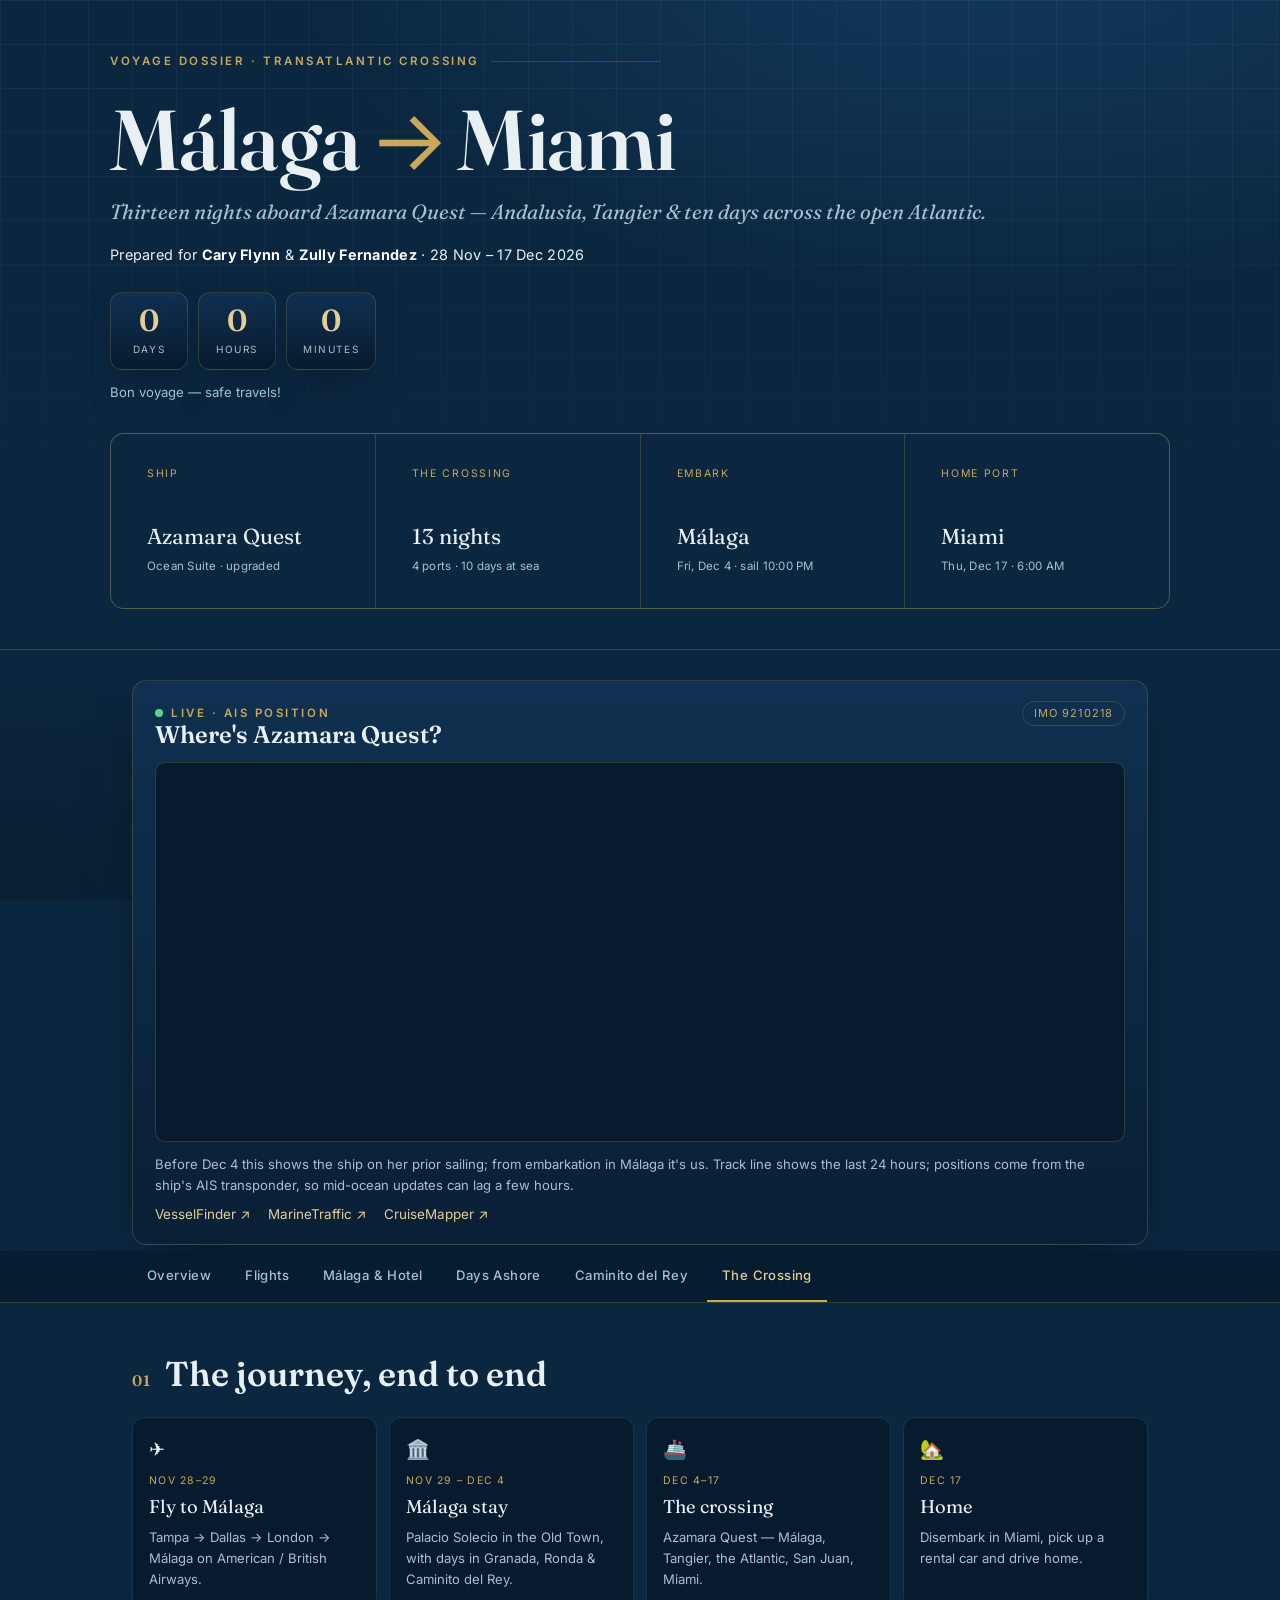
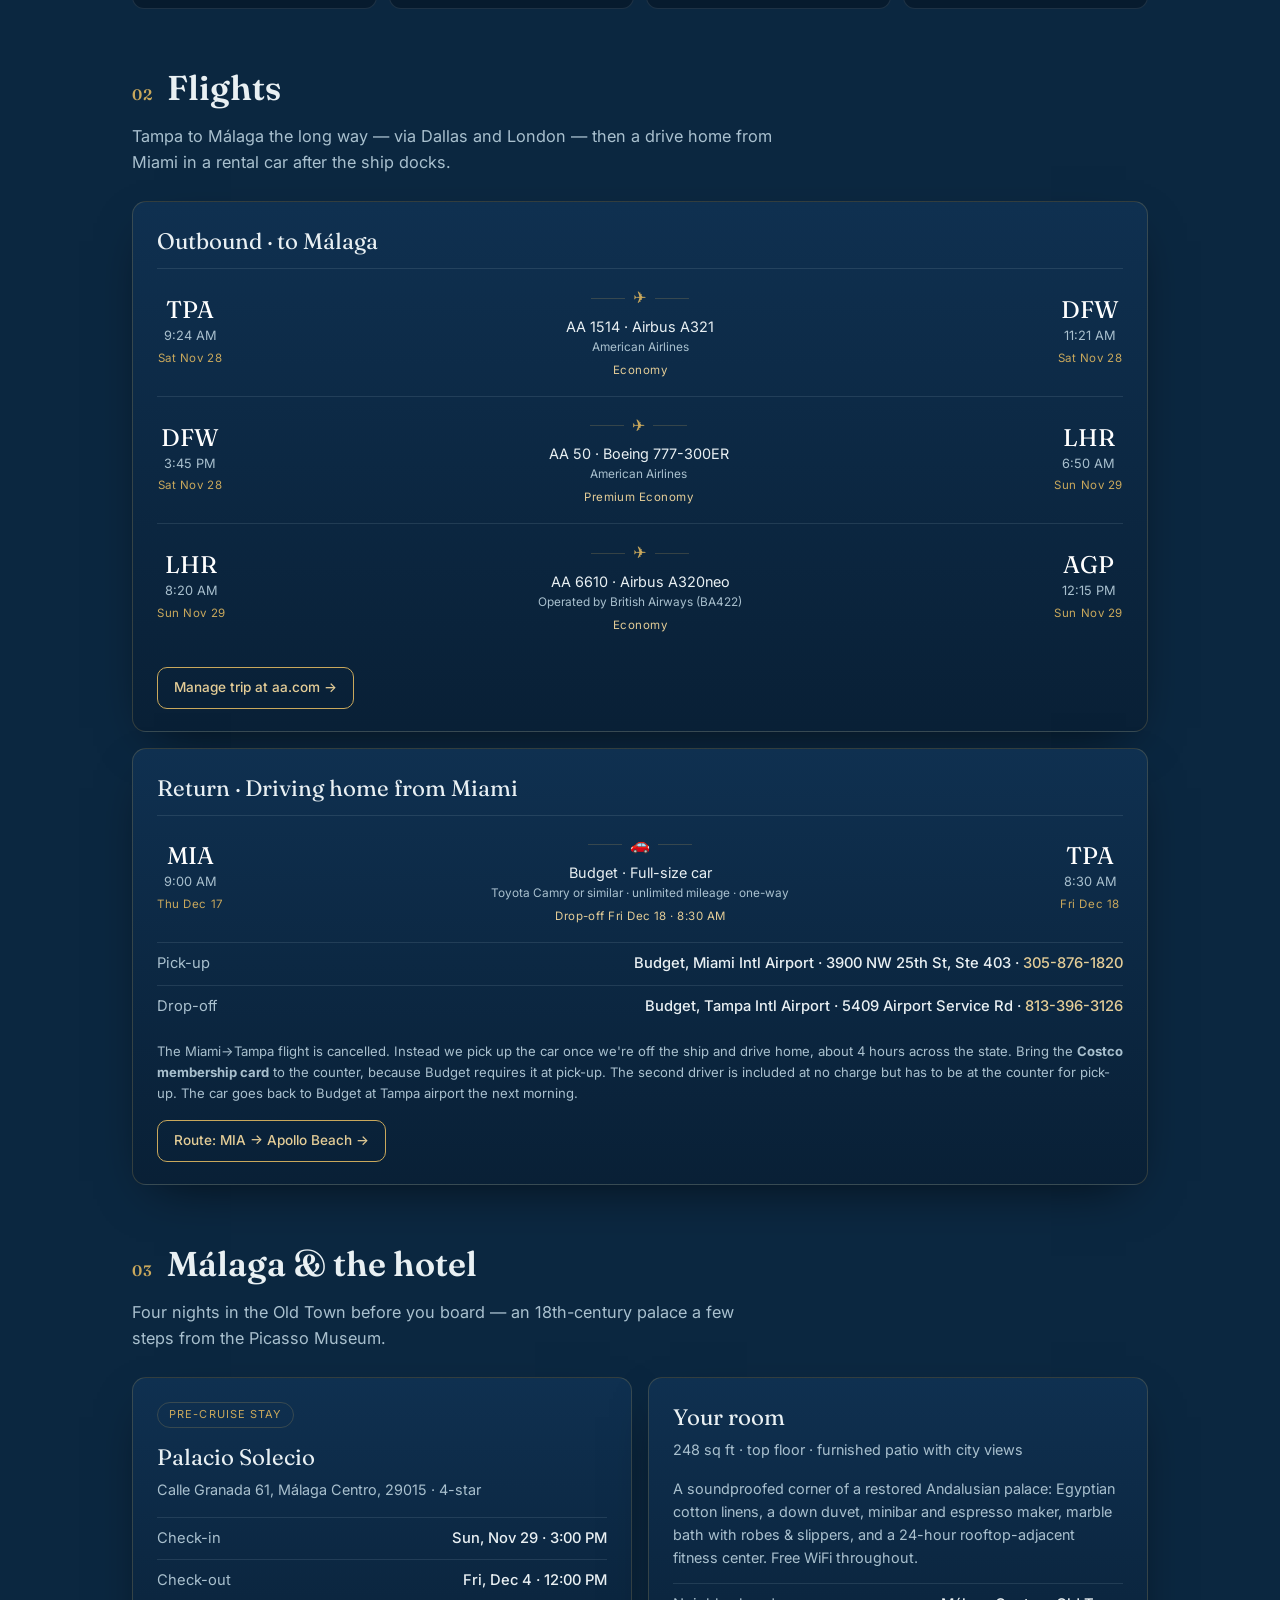
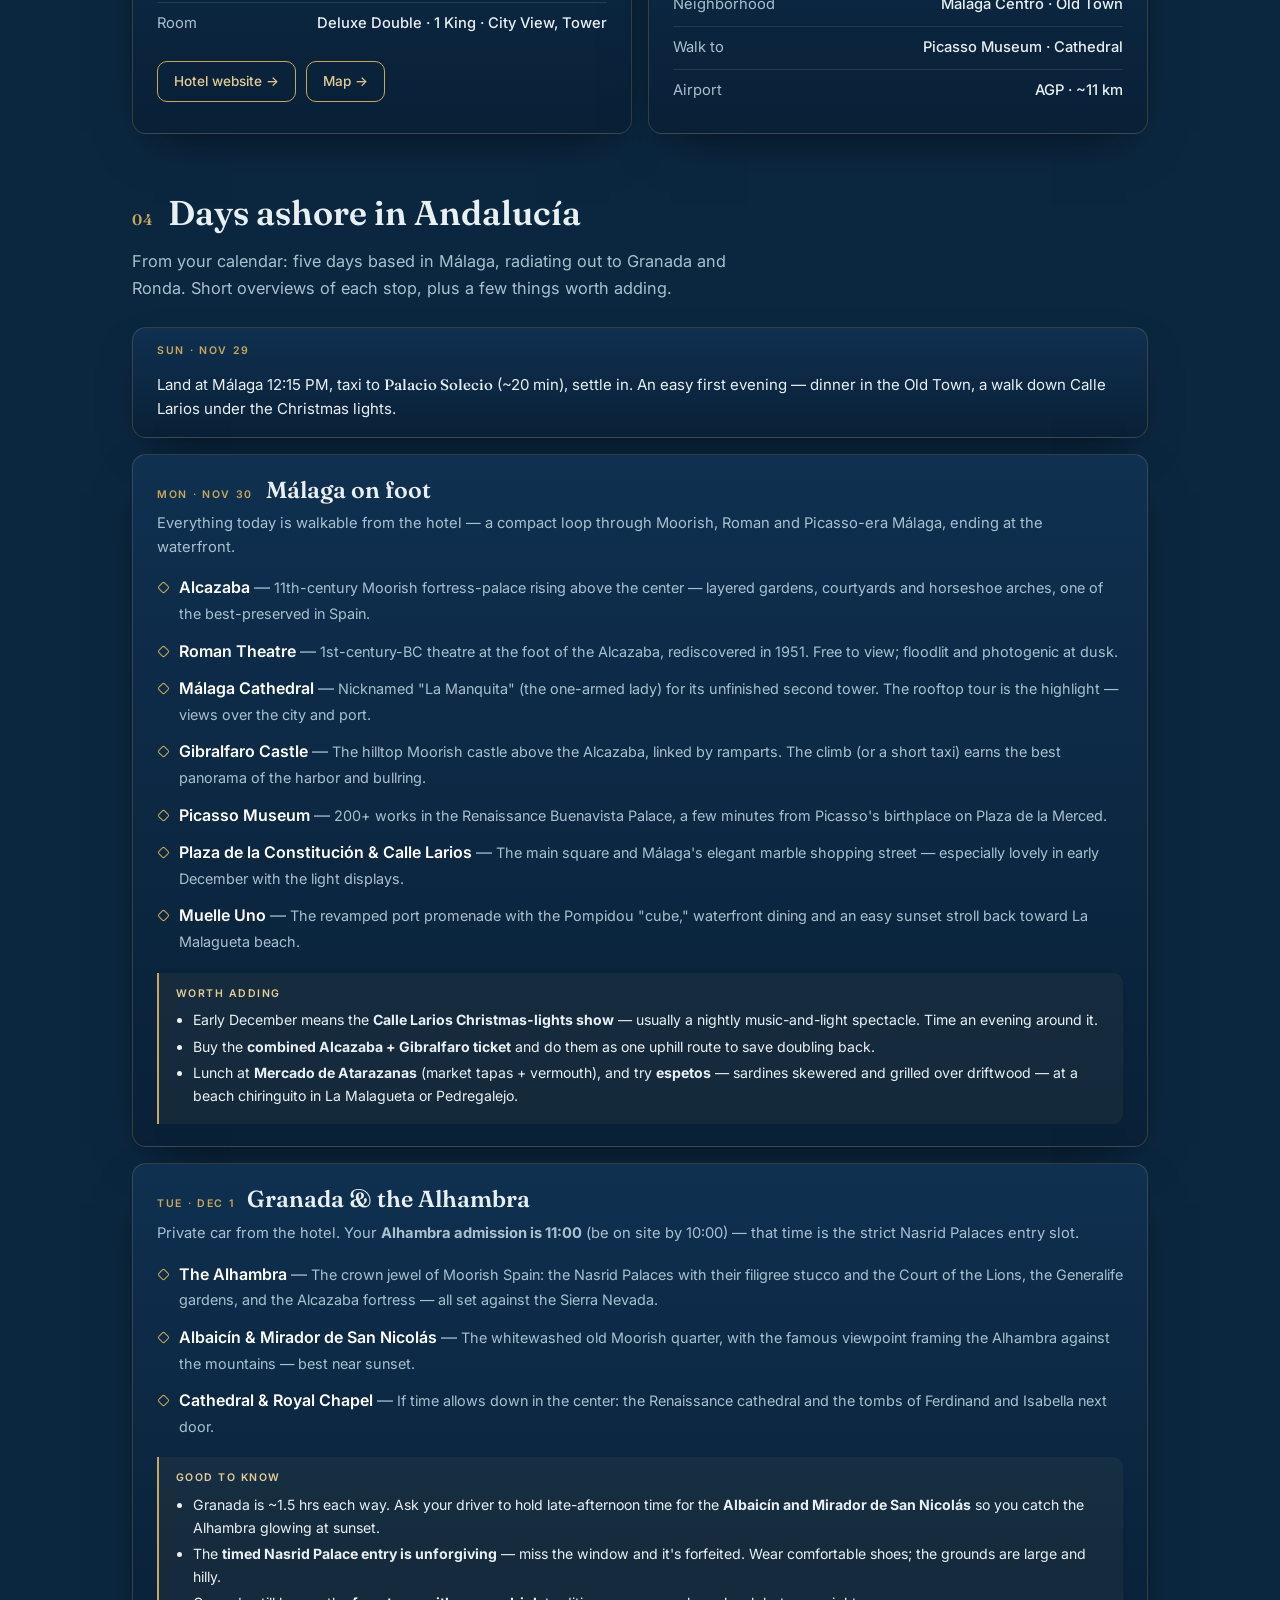
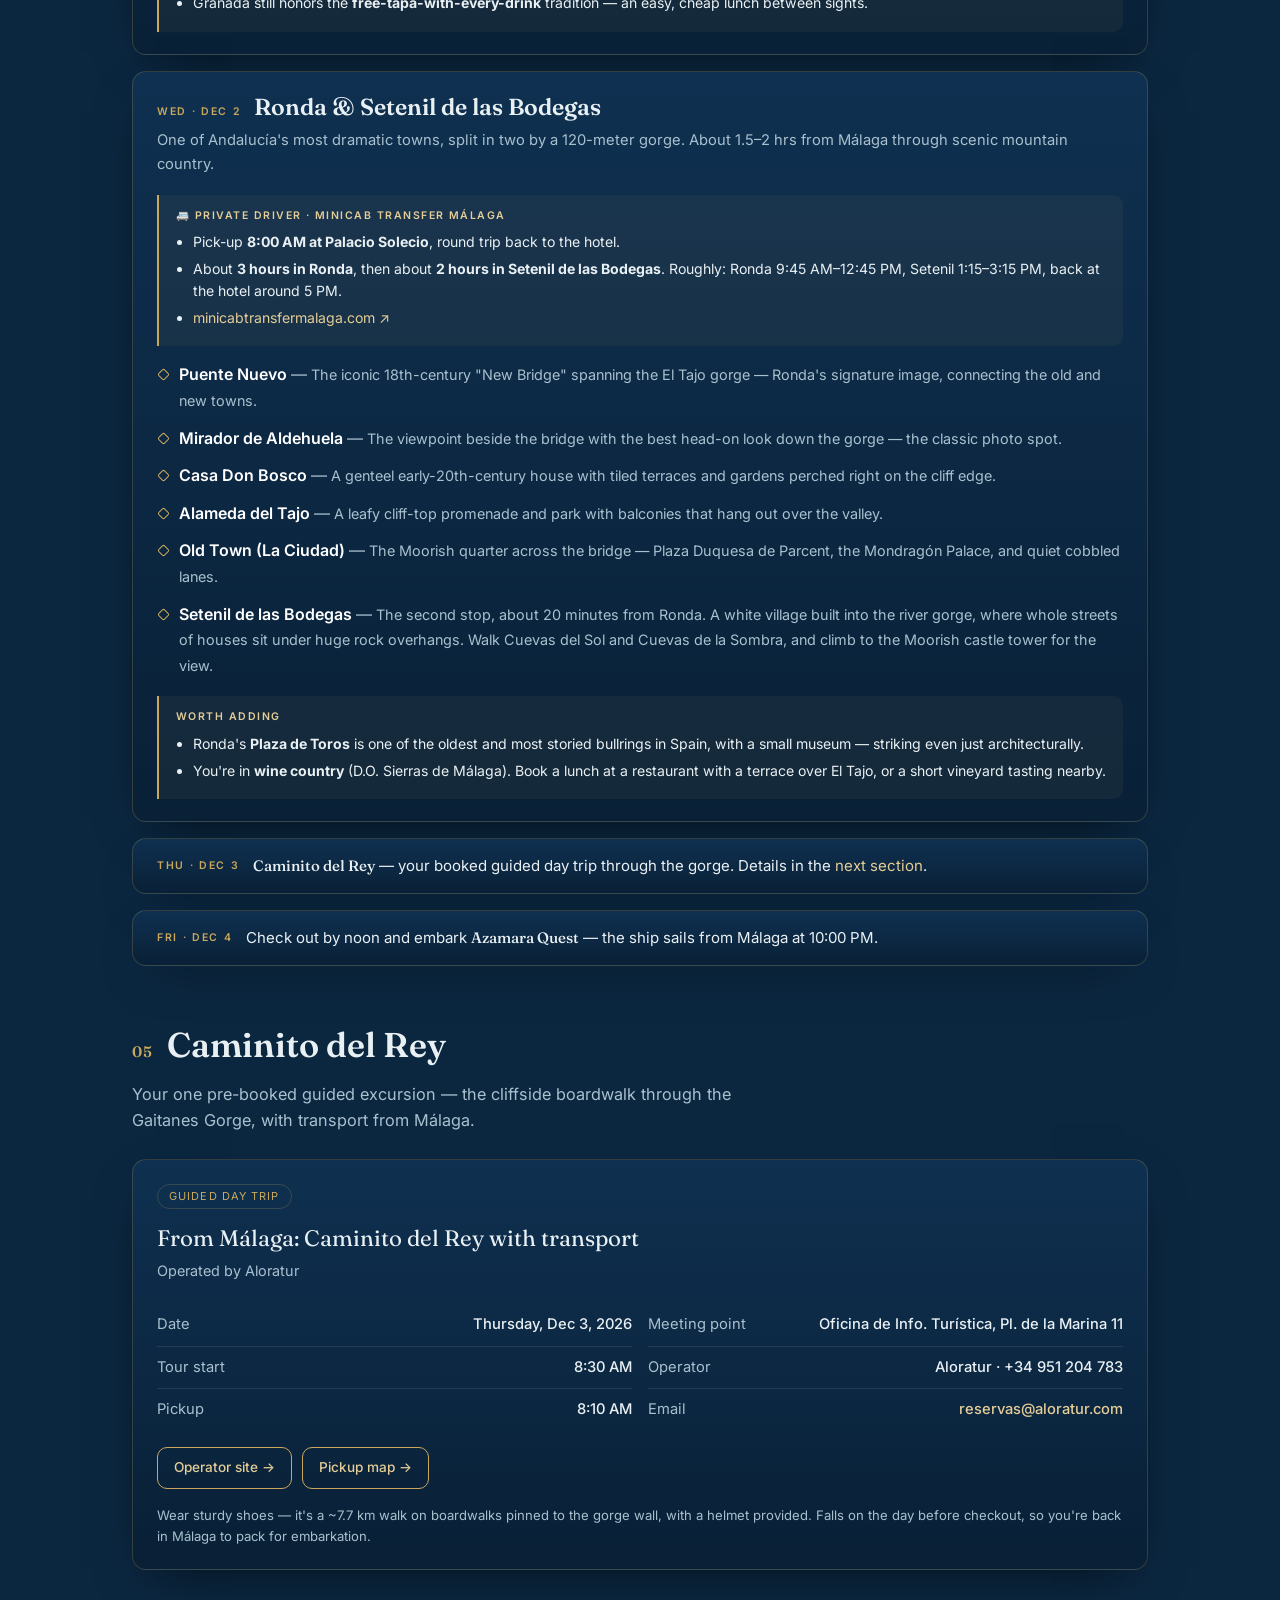
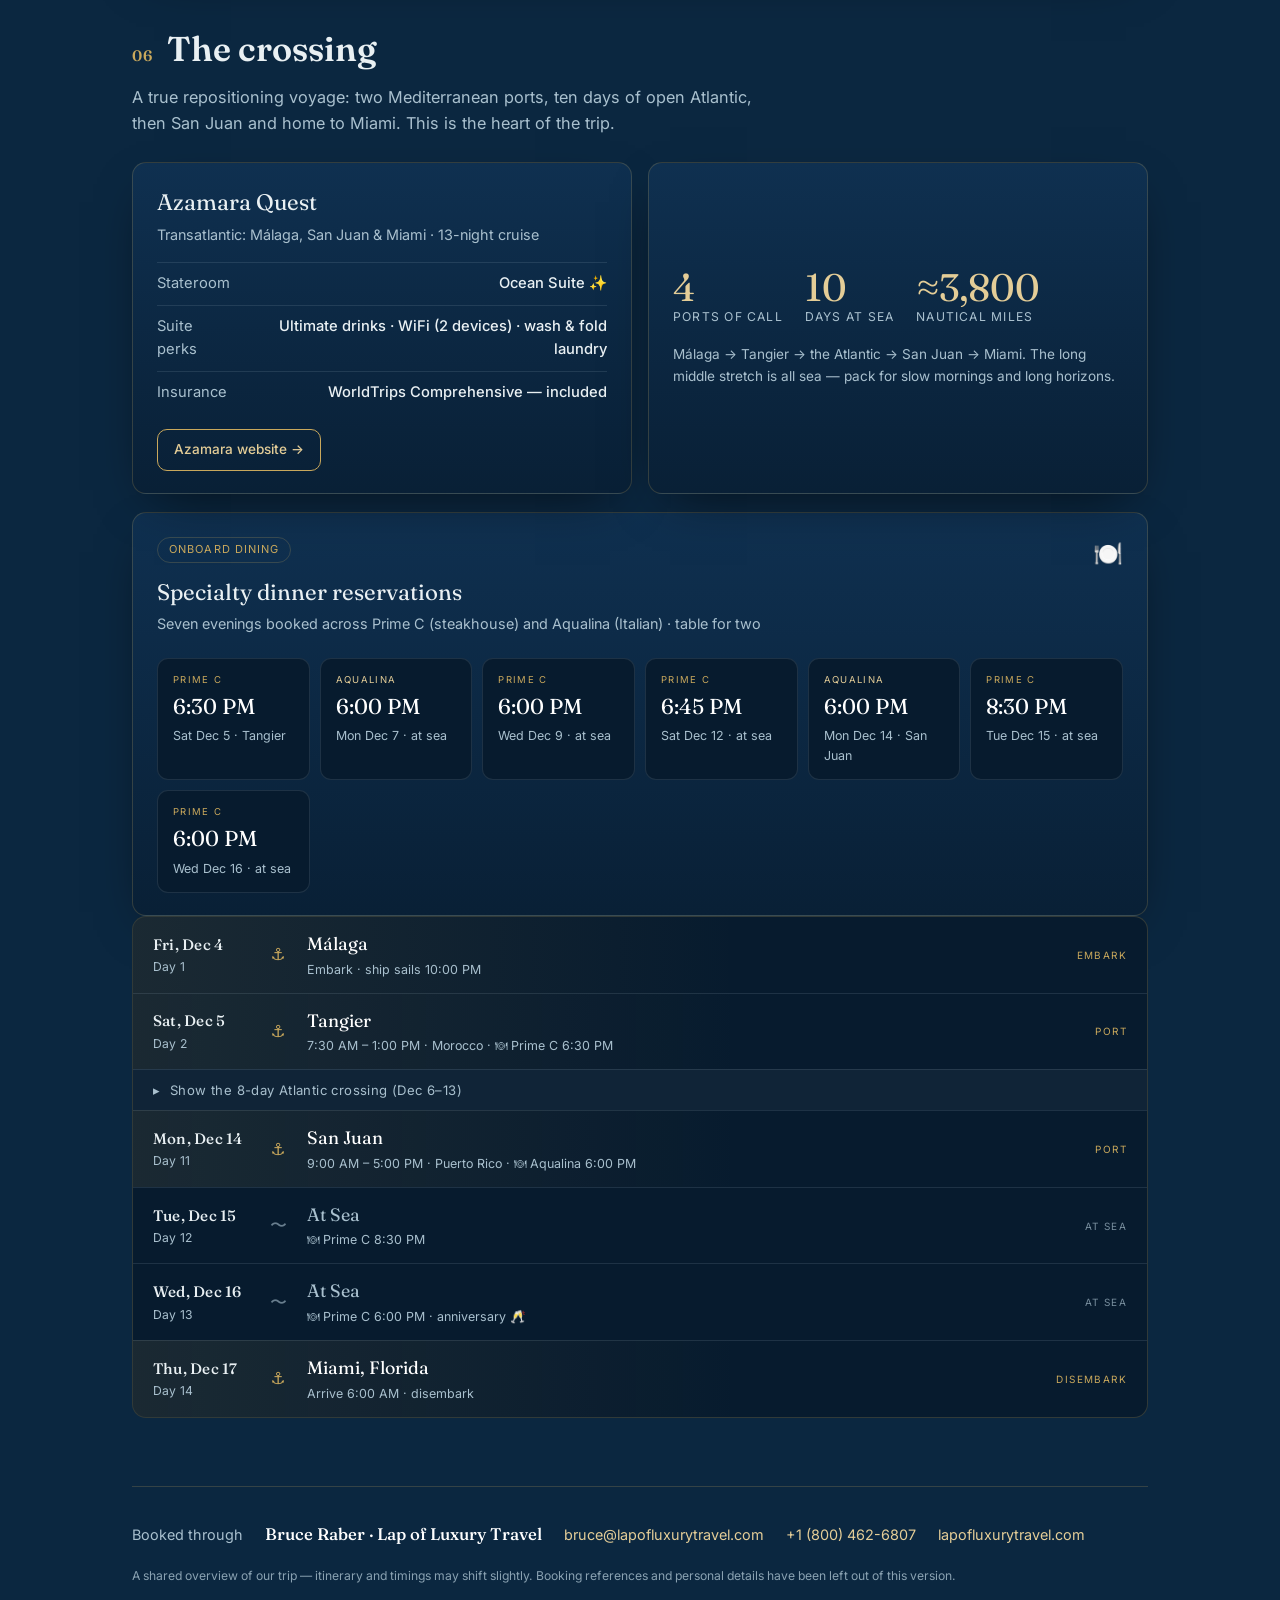
<file: trips/malaga.html>
<!DOCTYPE html>
<html lang="en">
<head>
<meta charset="UTF-8">
<meta name="viewport" content="width=device-width, initial-scale=1.0">
<title>Málaga → Miami · Voyage Dossier</title>
<link rel="preconnect" href="https://fonts.googleapis.com">
<link rel="preconnect" href="https://fonts.gstatic.com" crossorigin>
<link href="https://fonts.googleapis.com/css2?family=Fraunces:opsz,wght@9..144,400;9..144,500;9..144,600;9..144,700&family=Inter:wght@400;500;600&display=swap" rel="stylesheet">
<style>
  :root{
    --ink:#0B2740;        /* deep sea at dusk */
    --abyss:#071B2E;      /* darker panel */
    --panel:#0F3050;      /* raised panel */
    --panel-2:#12395E;
    --brass:#C9A85C;      /* ship's fittings */
    --brass-soft:#E4CD97;
    --foam:#E9F0F3;       /* light text */
    --foam-dim:#A9C0CE;   /* muted text */
    --coral:#E58A63;      /* Andalusian sun — used sparingly for ports on land */
    --line:rgba(201,168,92,0.22);
    --line-soft:rgba(169,192,206,0.14);
    --sea-row:rgba(169,192,206,0.05);
    --shadow:0 18px 50px -22px rgba(0,0,0,.7);
    --r:14px;
  }
  *{box-sizing:border-box}
  html{scroll-behavior:smooth}
  @media (prefers-reduced-motion:reduce){html{scroll-behavior:auto}}
  body{
    margin:0;background:
      radial-gradient(1200px 620px at 78% -8%, #123a5e 0%, rgba(18,58,94,0) 60%),
      radial-gradient(900px 500px at 0% 100%, #0a2033 0%, rgba(10,32,51,0) 55%),
      var(--ink);
    color:var(--foam);
    font-family:'Inter',system-ui,-apple-system,sans-serif;
    font-size:16px;line-height:1.6;-webkit-font-smoothing:antialiased;
    background-attachment:fixed;
  }
  .wrap{max-width:1060px;margin:0 auto;padding:0 22px}
  a{color:var(--brass-soft);text-decoration:none}
  a:hover{color:#fff;text-decoration:underline;text-underline-offset:3px}
  h1,h2,h3{font-family:'Fraunces',Georgia,serif;font-weight:600;line-height:1.08;margin:0}
  .eyebrow{font-size:11.5px;letter-spacing:.22em;text-transform:uppercase;color:var(--brass);font-weight:600}
  code,.mono{font-family:ui-monospace,'SF Mono',Menlo,Consolas,monospace}

  /* ---------- Masthead ---------- */
  header.mast{position:relative;overflow:hidden;border-bottom:1px solid var(--line)}
  .mast-grid{position:absolute;inset:0;opacity:.5;
    background-image:linear-gradient(var(--line-soft) 1px,transparent 1px),linear-gradient(90deg,var(--line-soft) 1px,transparent 1px);
    background-size:44px 44px;mask-image:linear-gradient(180deg,#000 0%,transparent 88%)}
  .mast-inner{position:relative;padding:52px 0 40px}
  .mast .eyebrow{display:flex;align-items:center;gap:11px}
  .mast .eyebrow::after{content:"";height:1px;flex:1;max-width:170px;background:var(--line)}
  h1{font-size:clamp(2.9rem,8vw,5.3rem);letter-spacing:-.01em;margin:.28em 0 .12em}
  h1 .arrow{color:var(--brass);font-family:'Inter',sans-serif;font-weight:400;padding:0 .12em}
  .sub{font-size:clamp(1rem,2.4vw,1.28rem);color:var(--foam-dim);font-family:'Fraunces',serif;font-weight:400;font-style:italic}
  .voyagers{margin-top:14px;font-size:.9rem;letter-spacing:.02em;color:var(--foam)}
  .voyagers b{color:#fff}

  /* countdown */
  .count{display:flex;gap:10px;margin-top:26px;flex-wrap:wrap}
  .count .cell{background:linear-gradient(180deg,var(--panel),var(--abyss));border:1px solid var(--line);border-radius:12px;padding:12px 16px;min-width:78px;text-align:center;box-shadow:var(--shadow)}
  .count .num{font-family:'Fraunces',serif;font-size:1.9rem;font-weight:600;color:var(--brass-soft);line-height:1}
  .count .lab{font-size:10px;letter-spacing:.16em;text-transform:uppercase;color:var(--foam-dim);margin-top:6px}
  .count-note{font-size:.82rem;color:var(--foam-dim);margin-top:12px}

  /* at a glance strip */
  .glance{display:grid;grid-template-columns:repeat(4,1fr);gap:1px;background:var(--line);border:1px solid var(--line);border-radius:var(--r);overflow:hidden;margin-top:30px}
  .glance div{background:var(--ink);padding:16px 18px}
  .glance .k{font-size:10.5px;letter-spacing:.16em;text-transform:uppercase;color:var(--brass)}
  .glance .v{font-family:'Fraunces',serif;font-size:1.35rem;margin-top:5px}
  .glance .v small{display:block;font-family:'Inter';font-size:.72rem;color:var(--foam-dim);letter-spacing:.02em;margin-top:3px}
  @media(max-width:680px){.glance{grid-template-columns:repeat(2,1fr)}h1{margin-top:.2em}}

  /* ---------- Sticky nav ---------- */
  nav.jump{position:sticky;top:0;z-index:20;background:rgba(7,27,46,.82);backdrop-filter:blur(12px);border-bottom:1px solid var(--line)}
  nav.jump ul{list-style:none;margin:0;padding:0;display:flex;gap:4px;overflow-x:auto;scrollbar-width:none}
  nav.jump ul::-webkit-scrollbar{display:none}
  nav.jump a{display:block;white-space:nowrap;padding:14px 15px;font-size:.82rem;letter-spacing:.03em;color:var(--foam-dim);border-bottom:2px solid transparent;font-weight:500}
  nav.jump a:hover{color:var(--foam);text-decoration:none}
  nav.jump a.active{color:var(--brass-soft);border-bottom-color:var(--brass)}

  /* ---------- Sections ---------- */
  section{padding:52px 0 8px;scroll-margin-top:56px}
  .sec-head{display:flex;align-items:baseline;gap:14px;margin-bottom:24px}
  .sec-head .no{font-family:'Fraunces',serif;font-size:.95rem;color:var(--brass);font-weight:600;letter-spacing:.05em}
  .sec-head h2{font-size:clamp(1.6rem,4vw,2.15rem)}
  .lead{color:var(--foam-dim);max-width:64ch;margin:-8px 0 26px;font-size:1.02rem}

  .card{background:linear-gradient(180deg,var(--panel) 0%,var(--abyss) 130%);border:1px solid var(--line);border-radius:var(--r);padding:22px 24px;box-shadow:var(--shadow)}
  .grid2{display:grid;grid-template-columns:1fr 1fr;gap:16px}
  @media(max-width:720px){.grid2{grid-template-columns:1fr}}

  /* re-route notice */
  .notice{border:1px solid rgba(229,138,99,.42);background:linear-gradient(180deg,rgba(229,138,99,.12),rgba(229,138,99,.03));border-radius:var(--r);padding:18px 20px;margin-bottom:28px}
  .notice .tag{display:inline-block;font-size:10.5px;letter-spacing:.16em;text-transform:uppercase;color:var(--coral);font-weight:600;margin-bottom:6px}
  .notice p{margin:.35em 0 0;font-size:.93rem;color:var(--foam)}

  /* journey phases (overview) */
  .phases{display:grid;grid-template-columns:repeat(4,1fr);gap:12px;margin-top:6px}
  @media(max-width:720px){.phases{grid-template-columns:1fr 1fr}}
  .phase{position:relative;background:var(--abyss);border:1px solid var(--line-soft);border-radius:12px;padding:16px 16px 18px}
  .phase .ico{font-size:1.2rem}
  .phase .p-when{font-size:10.5px;letter-spacing:.12em;text-transform:uppercase;color:var(--brass);margin-top:8px}
  .phase .p-title{font-family:'Fraunces',serif;font-size:1.15rem;margin-top:3px}
  .phase .p-desc{font-size:.82rem;color:var(--foam-dim);margin-top:5px}

  /* flight legs */
  .leg{display:grid;grid-template-columns:auto 1fr auto;gap:18px;align-items:center;padding:16px 0;border-top:1px solid var(--line-soft)}
  .leg:first-of-type{border-top:0}
  .leg .end{text-align:center;min-width:66px}
  .leg .code{font-family:'Fraunces',serif;font-size:1.5rem;color:#fff;line-height:1}
  .leg .time{font-size:.8rem;color:var(--foam-dim);margin-top:4px}
  .leg .date{font-size:.72rem;color:var(--brass);letter-spacing:.05em;margin-top:2px}
  .leg .mid{text-align:center;color:var(--foam-dim)}
  .leg .path{display:flex;align-items:center;gap:8px;justify-content:center;color:var(--brass)}
  .leg .path .rule{height:1px;width:34px;background:var(--line)}
  .leg .fl{font-size:.9rem;color:var(--foam);margin-top:4px}
  .leg .op{font-size:.74rem;color:var(--foam-dim)}
  .leg .seats{font-size:.78rem;color:var(--foam-dim);margin-top:3px}
  .leg .cabin{font-size:.72rem;color:var(--brass-soft);letter-spacing:.04em}
  @media(max-width:560px){.leg{grid-template-columns:1fr;text-align:left;gap:6px}.leg .end,.leg .mid{text-align:left}.leg .path{justify-content:flex-start}}

  /* confirmation chip w/ copy */
  .conf{display:inline-flex;align-items:center;gap:8px;background:var(--abyss);border:1px solid var(--line);border-radius:9px;padding:6px 8px 6px 12px;font-size:.86rem}
  .conf .lbl{font-size:9.5px;letter-spacing:.14em;text-transform:uppercase;color:var(--foam-dim)}
  .conf .val{font-family:ui-monospace,Menlo,monospace;color:var(--brass-soft);font-weight:500;letter-spacing:.02em}
  .copy{border:1px solid var(--line);background:transparent;color:var(--foam-dim);border-radius:6px;width:26px;height:24px;cursor:pointer;font-size:.7rem;display:inline-flex;align-items:center;justify-content:center;transition:.15s}
  .copy:hover{color:#fff;border-color:var(--brass)}
  .copy.done{color:#7ad19a;border-color:#7ad19a}

  .kv{display:flex;justify-content:space-between;gap:16px;padding:9px 0;border-top:1px solid var(--line-soft);font-size:.92rem}
  .kv:first-child{border-top:0}
  .kv .k{color:var(--foam-dim)}
  .kv .v{text-align:right;color:var(--foam);font-weight:500}
  .pill{display:inline-block;font-size:11px;letter-spacing:.1em;text-transform:uppercase;color:var(--brass);border:1px solid var(--line);border-radius:100px;padding:3px 11px}
  .btn{display:inline-flex;align-items:center;gap:8px;margin-top:16px;border:1px solid var(--brass);color:var(--brass-soft);border-radius:10px;padding:9px 16px;font-size:.85rem;font-weight:500;transition:.15s}
  .btn:hover{background:var(--brass);color:var(--abyss);text-decoration:none}
  .cardtitle{font-family:'Fraunces',serif;font-size:1.4rem;margin-bottom:2px}
  .cardsub{color:var(--foam-dim);font-size:.9rem;margin-bottom:16px}

  /* ---------- The Crossing timeline (signature) ---------- */
  .voyage{border:1px solid var(--line);border-radius:var(--r);overflow:hidden;background:var(--abyss)}
  .v-day{display:grid;grid-template-columns:96px 30px 1fr auto;align-items:center;gap:14px;padding:13px 20px;border-top:1px solid var(--line-soft);position:relative}
  .v-day:first-child{border-top:0}
  .v-day.port{background:linear-gradient(90deg,rgba(201,168,92,.10),rgba(201,168,92,0) 60%)}
  .v-day.sea .place{color:var(--foam-dim)}
  .v-date{font-size:.76rem;color:var(--foam-dim);letter-spacing:.02em}
  .v-date b{display:block;color:var(--foam);font-family:'Fraunces',serif;font-size:.95rem;font-weight:500}
  .v-mark{display:flex;align-items:center;justify-content:center;font-size:1.05rem}
  .v-day.port .v-mark{color:var(--brass)}
  .v-day.sea .v-mark{color:var(--foam-dim);opacity:.6}
  .place{font-family:'Fraunces',serif;font-size:1.12rem}
  .v-day.port .place{color:#fff}
  .v-note{font-size:.78rem;color:var(--foam-dim);margin-top:1px}
  .v-tag{font-size:10px;letter-spacing:.14em;text-transform:uppercase;color:var(--brass);white-space:nowrap}
  .v-day.sea .v-tag{color:var(--foam-dim);opacity:.7}
  .seatoggle{width:100%;text-align:left;background:var(--sea-row);border:0;border-top:1px solid var(--line-soft);color:var(--foam-dim);padding:12px 20px;cursor:pointer;font-family:inherit;font-size:.82rem;letter-spacing:.03em;display:flex;align-items:center;gap:10px}
  .seatoggle:hover{color:var(--foam)}
  .seatoggle .chev{transition:transform .2s}
  .seatoggle[aria-expanded="true"] .chev{transform:rotate(90deg)}
  .sea-hidden{display:none}
  @media(max-width:560px){.v-day{grid-template-columns:80px 24px 1fr;}.v-tag{grid-column:1 / -1;padding-left:94px;margin-top:-6px}}

  /* costs table */
  table.costs{width:100%;border-collapse:collapse;font-size:.9rem}
  table.costs th{text-align:left;font-size:10.5px;letter-spacing:.12em;text-transform:uppercase;color:var(--brass);font-weight:600;padding:0 10px 12px;border-bottom:1px solid var(--line)}
  table.costs th.r,table.costs td.r{text-align:right}
  table.costs td{padding:13px 10px;border-bottom:1px solid var(--line-soft);vertical-align:top}
  table.costs .item{color:#fff;font-weight:500}
  table.costs .desc{color:var(--foam-dim);font-size:.8rem;display:block;margin-top:2px}
  table.costs tr.total td{border-top:1px solid var(--brass);border-bottom:0;font-family:'Fraunces',serif;font-size:1.05rem;color:#fff;padding-top:15px}
  .bal{color:var(--coral);font-weight:600}
  .paid{color:#7ad19a}

  /* checklist */
  .check{list-style:none;padding:0;margin:0;display:grid;gap:10px}
  .check li{display:flex;gap:13px;align-items:flex-start;background:var(--abyss);border:1px solid var(--line-soft);border-radius:11px;padding:14px 16px;cursor:pointer;transition:.15s}
  .check li:hover{border-color:var(--line)}
  .check .box{flex:0 0 20px;height:20px;border:1.5px solid var(--brass);border-radius:6px;margin-top:2px;display:flex;align-items:center;justify-content:center;color:transparent;font-size:.8rem;transition:.15s}
  .check li.on .box{background:var(--brass);color:var(--abyss)}
  .check .ct{font-weight:500;color:#fff}
  .check li.on .ct{text-decoration:line-through;color:var(--foam-dim)}
  .check .cd{font-size:.82rem;color:var(--foam-dim);margin-top:3px}

  /* footer / agent */
  footer{margin-top:60px;border-top:1px solid var(--line);padding:34px 0 60px}
  .agent{display:flex;flex-wrap:wrap;gap:6px 22px;align-items:center;font-size:.9rem;color:var(--foam-dim)}
  .agent b{color:#fff;font-family:'Fraunces',serif;font-size:1.05rem;font-weight:500}
  .fine{font-size:.76rem;color:var(--foam-dim);margin-top:18px;line-height:1.7;opacity:.8}
  :focus-visible{outline:2px solid var(--brass-soft);outline-offset:3px;border-radius:4px}
  ::selection{background:var(--brass);color:var(--abyss)}

  /* ---------- Days ashore ---------- */
  .plan{display:grid;gap:16px}
  .day{background:linear-gradient(180deg,var(--panel) 0%,var(--abyss) 135%);border:1px solid var(--line);border-radius:var(--r);padding:22px 24px;box-shadow:var(--shadow)}
  .day.brief{padding:15px 24px;display:flex;align-items:center;gap:14px;flex-wrap:wrap}
  .day-head{display:flex;align-items:baseline;gap:13px;flex-wrap:wrap}
  .day-head .when{font-size:10.5px;letter-spacing:.16em;text-transform:uppercase;color:var(--brass);font-weight:600}
  .day-head h3{font-size:1.45rem}
  .day .intro{color:var(--foam-dim);font-size:.92rem;margin:9px 0 0}
  .sights{list-style:none;margin:16px 0 0;padding:0;display:grid;gap:12px}
  .sights li{padding-left:22px;position:relative}
  .sights li::before{content:"";position:absolute;left:2px;top:8px;width:7px;height:7px;border:1.5px solid var(--brass);border-radius:2px;transform:rotate(45deg)}
  .sights .nm{font-weight:600;color:#fff}
  .sights .nm::after{content:" — ";color:var(--foam-dim);font-weight:400}
  .sights .ov{color:var(--foam-dim);font-size:.9rem}
  .rec{margin-top:18px;border-left:2px solid var(--brass);background:rgba(201,168,92,.06);border-radius:0 10px 10px 0;padding:13px 17px}
  .rec .rh{font-size:10.5px;letter-spacing:.14em;text-transform:uppercase;color:var(--brass-soft);font-weight:600;margin-bottom:7px}
  .rec ul{margin:0;padding-left:17px;font-size:.88rem;color:var(--foam)}
  .rec li{margin:4px 0}
  .day .brief-when{font-size:10.5px;letter-spacing:.16em;text-transform:uppercase;color:var(--brass);font-weight:600}
  .day .brief-txt{color:var(--foam);font-size:.94rem}
  .day .brief-txt b{font-family:'Fraunces',serif;font-weight:500}
  /* ---------- Tickets ---------- */
  .tk-wrap{margin-top:16px}
  .tk-eyebrow{display:flex;align-items:center;gap:10px;font-size:10.5px;letter-spacing:.16em;text-transform:uppercase;color:var(--brass-soft);font-weight:600;margin-bottom:12px}
  .tk-eyebrow .pulse{width:7px;height:7px;border-radius:50%;background:var(--brass)}
  .tickets{display:grid;grid-template-columns:1fr 1fr;gap:14px}
  @media(max-width:640px){.tickets{grid-template-columns:1fr}}
  .ticket{background:#fff;color:#12283d;border-radius:12px;padding:15px;display:flex;gap:15px;align-items:center;box-shadow:var(--shadow)}
  .ticket .qr{width:112px;height:112px;flex:0 0 112px;background:#fff;border:1px solid #e4e9ee;border-radius:8px;padding:6px}
  .ticket .qr img{width:100%;height:100%;display:block;image-rendering:pixelated}
  .ticket .tk-name{font-family:'Fraunces',Georgia,serif;font-weight:600;font-size:1.08rem;color:#0B2740;line-height:1.15}
  .ticket .tk-meta{font-size:.78rem;color:#4a627a;margin-top:5px;line-height:1.55}
  .ticket .tk-meta b{color:#0B2740}
  .ticket .tk-ref{display:inline-block;margin-top:7px;font-family:ui-monospace,Menlo,monospace;font-size:.78rem;color:#8a6d2f;background:#faf4e6;border:1px solid #ecdcb6;border-radius:6px;padding:2px 7px}
  .tk-privacy{margin-top:12px;font-size:.78rem;color:var(--coral);display:flex;gap:8px;align-items:flex-start}
  .tk-live img{background:#fff}

  /* ---------- Live ship position ---------- */
  .live{padding:30px 0 6px}
  .live-card{background:linear-gradient(180deg,var(--panel) 0%,var(--abyss) 130%);border:1px solid var(--line);border-radius:var(--r);padding:20px 22px 18px;box-shadow:var(--shadow)}
  .live-head{display:flex;flex-wrap:wrap;align-items:baseline;justify-content:space-between;gap:6px 16px;margin-bottom:14px}
  .live-head h2{font-size:1.5rem}
  .live-dot{display:inline-block;width:8px;height:8px;border-radius:50%;background:#5fd38d;margin-right:8px;box-shadow:0 0 0 0 rgba(95,211,141,.6);animation:livepulse 2s infinite}
  @keyframes livepulse{0%{box-shadow:0 0 0 0 rgba(95,211,141,.55)}70%{box-shadow:0 0 0 9px rgba(95,211,141,0)}100%{box-shadow:0 0 0 0 rgba(95,211,141,0)}}
  @media (prefers-reduced-motion:reduce){.live-dot{animation:none}}
  .live-map{border:1px solid var(--line);border-radius:10px;overflow:hidden;background:var(--abyss);min-height:380px}
  .live-map iframe{display:block;width:100%;border:0}
  .live-note{font-size:.82rem;color:var(--foam-dim);margin-top:12px}
  .live-links{display:flex;flex-wrap:wrap;gap:8px 18px;margin-top:8px;font-size:.84rem}
</style>
</head>
<body>

<header class="mast">
  <div class="mast-grid" aria-hidden="true"></div>
  <div class="wrap mast-inner">
    <div class="eyebrow">Voyage Dossier · Transatlantic Crossing</div>
    <h1>Málaga<span class="arrow">→</span>Miami</h1>
    <div class="sub">Thirteen nights aboard Azamara&nbsp;Quest — Andalusia, Tangier &amp; ten days across the open Atlantic.</div>
    <div class="voyagers">Prepared for <b>Cary Flynn</b> &amp; <b>Zully Fernandez</b> · 28 Nov – 17 Dec 2026</div>

    <div class="count" id="countdown" aria-label="Countdown to departure">
      <div class="cell"><div class="num" data-d>—</div><div class="lab">Days</div></div>
      <div class="cell"><div class="num" data-h>—</div><div class="lab">Hours</div></div>
      <div class="cell"><div class="num" data-m>—</div><div class="lab">Minutes</div></div>
    </div>
    <div class="count-note" id="countnote">until wheels-up from Tampa</div>

    <div class="glance">
      <div><div class="k">Ship</div><div class="v">Azamara Quest<small>Ocean Suite · upgraded</small></div></div>
      <div><div class="k">The Crossing</div><div class="v">13 nights<small>4 ports · 10 days at sea</small></div></div>
      <div><div class="k">Embark</div><div class="v">Málaga<small>Fri, Dec 4 · sail 10:00 PM</small></div></div>
      <div><div class="k">Home Port</div><div class="v">Miami<small>Thu, Dec 17 · 6:00 AM</small></div></div>
    </div>
  </div>
</header>

<!-- LIVE SHIP POSITION (VesselFinder AIS embed) -->
<section class="live" id="live" aria-label="Live position of Azamara Quest">
  <div class="wrap">
    <div class="live-card">
      <div class="live-head">
        <div>
          <div class="eyebrow"><span class="live-dot" aria-hidden="true"></span>Live · AIS position</div>
          <h2>Where's Azamara Quest?</h2>
        </div>
        <span class="pill">IMO 9210218</span>
      </div>
      <div class="live-map">
        <script type="text/javascript">
          var width="100%";
          var height="380";
          var zoom="5";
          var names=true;
          var imo="9210218";
          var show_track=true;
        </script>
        <script type="text/javascript" src="https://www.vesselfinder.com/aismap.js"></script>
      </div>
      <div class="live-note">Before Dec 4 this shows the ship on her prior sailing; from embarkation in Málaga it's us. Track line shows the last 24 hours; positions come from the ship's AIS transponder, so mid-ocean updates can lag a few hours.</div>
      <div class="live-links">
        <a href="https://www.vesselfinder.com/vessels/details/9210218" target="_blank" rel="noopener">VesselFinder ↗</a>
        <a href="https://www.marinetraffic.com/en/ais/details/ships/imo:9210218" target="_blank" rel="noopener">MarineTraffic ↗</a>
        <a href="https://www.cruisemapper.com/ships/Azamara-Quest-539" target="_blank" rel="noopener">CruiseMapper ↗</a>
      </div>
    </div>
  </div>
</section>

<nav class="jump">
  <div class="wrap">
    <ul>
      <li><a href="#overview">Overview</a></li>
      <li><a href="#flights">Flights</a></li>
      <li><a href="#hotel">Málaga &amp; Hotel</a></li>
      <li><a href="#ashore">Days Ashore</a></li>
      <li><a href="#caminito">Caminito del Rey</a></li>
      <li><a href="#crossing">The Crossing</a></li>
    </ul>
  </div>
</nav>

<main class="wrap">

  <!-- OVERVIEW -->
  <section id="overview">
    <div class="sec-head"><span class="no">01</span><h2>The journey, end to end</h2></div>

    <div class="phases">
      <div class="phase"><div class="ico">✈️</div><div class="p-when">Nov 28–29</div><div class="p-title">Fly to Málaga</div><div class="p-desc">Tampa → Dallas → London → Málaga on American / British Airways.</div></div>
      <div class="phase"><div class="ico">🏛️</div><div class="p-when">Nov 29 – Dec 4</div><div class="p-title">Málaga stay</div><div class="p-desc">Palacio Solecio in the Old Town, with days in Granada, Ronda &amp; Caminito del Rey.</div></div>
      <div class="phase"><div class="ico">🚢</div><div class="p-when">Dec 4–17</div><div class="p-title">The crossing</div><div class="p-desc">Azamara Quest — Málaga, Tangier, the Atlantic, San Juan, Miami.</div></div>
      <div class="phase"><div class="ico">🏡</div><div class="p-when">Dec 17</div><div class="p-title">Home</div><div class="p-desc">Disembark in Miami, pick up a rental car and drive home.</div></div>
    </div>
  </section>

  <!-- FLIGHTS -->
  <section id="flights">
    <div class="sec-head"><span class="no">02</span><h2>Flights</h2></div>
    <p class="lead">Tampa to Málaga the long way — via Dallas and London — then a drive home from Miami in a rental car after the ship docks.</p>

    <div class="card" style="margin-bottom:16px">
      <div style="display:flex;justify-content:space-between;align-items:center;flex-wrap:wrap;gap:10px;margin-bottom:6px">
        <div class="cardtitle">Outbound · to Málaga</div>
        
      </div>
      <div class="leg">
        <div class="end"><div class="code">TPA</div><div class="time">9:24 AM</div><div class="date">Sat Nov 28</div></div>
        <div class="mid"><div class="path"><span class="rule"></span>✈<span class="rule"></span></div><div class="fl">AA 1514 · Airbus A321</div><div class="op">American Airlines</div><div class="seats"><span class="cabin">Economy</span></div></div>
        <div class="end"><div class="code">DFW</div><div class="time">11:21 AM</div><div class="date">Sat Nov 28</div></div>
      </div>
      <div class="leg">
        <div class="end"><div class="code">DFW</div><div class="time">3:45 PM</div><div class="date">Sat Nov 28</div></div>
        <div class="mid"><div class="path"><span class="rule"></span>✈<span class="rule"></span></div><div class="fl">AA 50 · Boeing 777-300ER</div><div class="op">American Airlines</div><div class="seats"><span class="cabin">Premium Economy</span></div></div>
        <div class="end"><div class="code">LHR</div><div class="time">6:50 AM</div><div class="date">Sun Nov 29</div></div>
      </div>
      <div class="leg">
        <div class="end"><div class="code">LHR</div><div class="time">8:20 AM</div><div class="date">Sun Nov 29</div></div>
        <div class="mid"><div class="path"><span class="rule"></span>✈<span class="rule"></span></div><div class="fl">AA 6610 · Airbus A320neo</div><div class="op">Operated by British Airways (BA422)</div><div class="seats"><span class="cabin">Economy</span></div></div>
        <div class="end"><div class="code">AGP</div><div class="time">12:15 PM</div><div class="date">Sun Nov 29</div></div>
      </div>
      <a class="btn" href="https://www.aa.com/reservation/view/find-your-trip" target="_blank" rel="noopener">Manage trip at aa.com →</a>
    </div>

    <div class="card">
      <div style="display:flex;justify-content:space-between;align-items:center;flex-wrap:wrap;gap:10px;margin-bottom:6px">
        <div class="cardtitle">Return · Driving home from Miami</div>
        
      </div>
      <div class="leg">
        <div class="end"><div class="code">MIA</div><div class="time">9:00 AM</div><div class="date">Thu Dec 17</div></div>
        <div class="mid"><div class="path"><span class="rule"></span>🚗<span class="rule"></span></div><div class="fl">Budget · Full-size car</div><div class="op">Toyota Camry or similar · unlimited mileage · one-way</div><div class="seats"><span class="cabin">Drop-off Fri Dec 18 · 8:30 AM</span></div></div>
        <div class="end"><div class="code">TPA</div><div class="time">8:30 AM</div><div class="date">Fri Dec 18</div></div>
      </div>
      <div class="kv"><span class="k">Pick-up</span><span class="v">Budget, Miami Intl Airport · 3900 NW 25th St, Ste 403 · <a href="tel:+13058761820">305-876-1820</a></span></div>
      <div class="kv"><span class="k">Drop-off</span><span class="v">Budget, Tampa Intl Airport · 5409 Airport Service Rd · <a href="tel:+18133963126">813-396-3126</a></span></div>
      
      <p style="font-size:.82rem;color:var(--foam-dim);margin:14px 0 0">The Miami→Tampa flight is cancelled. Instead we pick up the car once we're off the ship and drive home, about 4 hours across the state. Bring the <b>Costco membership card</b> to the counter, because Budget requires it at pick-up. The second driver is included at no charge but has to be at the counter for pick-up. The car goes back to Budget at Tampa airport the next morning.</p>
      <a class="btn" href="https://www.google.com/maps/dir/Miami+International+Airport/Apollo+Beach,+FL" target="_blank" rel="noopener">Route: MIA → Apollo Beach →</a>
    </div>
  </section>

  <!-- HOTEL -->
  <section id="hotel">
    <div class="sec-head"><span class="no">03</span><h2>Málaga &amp; the hotel</h2></div>
    <p class="lead">Four nights in the Old Town before you board — an 18th-century palace a few steps from the Picasso Museum.</p>
    <div class="grid2">
      <div class="card">
        <span class="pill">Pre-cruise stay</span>
        <div class="cardtitle" style="margin-top:12px">Palacio Solecio</div>
        <div class="cardsub">Calle Granada 61, Málaga Centro, 29015 · 4-star</div>
        <div class="kv"><span class="k">Check-in</span><span class="v">Sun, Nov 29 · 3:00 PM</span></div>
        <div class="kv"><span class="k">Check-out</span><span class="v">Fri, Dec 4 · 12:00 PM</span></div>
        <div class="kv"><span class="k">Room</span><span class="v">Deluxe Double · 1 King · City View, Tower</span></div>
        <div style="display:flex;gap:10px;flex-wrap:wrap">
          <a class="btn" href="https://palaciosolecio.com/" target="_blank" rel="noopener">Hotel website →</a>
          <a class="btn" href="https://www.google.com/maps/search/?api=1&query=Palacio%20Solecio%20Calle%20Granada%2061%20M%C3%A1laga" target="_blank" rel="noopener">Map →</a>
        </div>
      </div>
      <div class="card">
        <div class="cardtitle">Your room</div>
        <div class="cardsub">248 sq ft · top floor · furnished patio with city views</div>
        <p style="font-size:.9rem;color:var(--foam-dim);margin:0 0 14px">A soundproofed corner of a restored Andalusian palace: Egyptian cotton linens, a down duvet, minibar and espresso maker, marble bath with robes &amp; slippers, and a 24-hour rooftop-adjacent fitness center. Free WiFi throughout.</p>
        <div class="kv"><span class="k">Neighborhood</span><span class="v">Málaga Centro · Old Town</span></div>
        <div class="kv"><span class="k">Walk to</span><span class="v">Picasso Museum · Cathedral</span></div>
        <div class="kv"><span class="k">Airport</span><span class="v">AGP · ~11 km</span></div>
      </div>
    </div>
  </section>

  <!-- DAYS ASHORE -->
  <section id="ashore">
    <div class="sec-head"><span class="no">04</span><h2>Days ashore in Andalucía</h2></div>
    <p class="lead">From your calendar: five days based in Málaga, radiating out to Granada and Ronda. Short overviews of each stop, plus a few things worth adding.</p>

    <div class="plan">

      <div class="day brief">
        <span class="brief-when">Sun · Nov 29</span>
        <span class="brief-txt">Land at Málaga 12:15 PM, taxi to <b>Palacio Solecio</b> (~20 min), settle in. An easy first evening — dinner in the Old Town, a walk down Calle Larios under the Christmas lights.</span>
      </div>

      <div class="day">
        <div class="day-head"><span class="when">Mon · Nov 30</span><h3>Málaga on foot</h3></div>
        <p class="intro">Everything today is walkable from the hotel — a compact loop through Moorish, Roman and Picasso-era Málaga, ending at the waterfront.</p>
        <ul class="sights">
          <li><span class="nm">Alcazaba</span><span class="ov">11th-century Moorish fortress-palace rising above the center — layered gardens, courtyards and horseshoe arches, one of the best-preserved in Spain.</span></li>
          <li><span class="nm">Roman Theatre</span><span class="ov">1st-century-BC theatre at the foot of the Alcazaba, rediscovered in 1951. Free to view; floodlit and photogenic at dusk.</span></li>
          <li><span class="nm">Málaga Cathedral</span><span class="ov">Nicknamed "La Manquita" (the one-armed lady) for its unfinished second tower. The rooftop tour is the highlight — views over the city and port.</span></li>
          <li><span class="nm">Gibralfaro Castle</span><span class="ov">The hilltop Moorish castle above the Alcazaba, linked by ramparts. The climb (or a short taxi) earns the best panorama of the harbor and bullring.</span></li>
          <li><span class="nm">Picasso Museum</span><span class="ov">200+ works in the Renaissance Buenavista Palace, a few minutes from Picasso's birthplace on Plaza de la Merced.</span></li>
          <li><span class="nm">Plaza de la Constitución &amp; Calle Larios</span><span class="ov">The main square and Málaga's elegant marble shopping street — especially lovely in early December with the light displays.</span></li>
          <li><span class="nm">Muelle Uno</span><span class="ov">The revamped port promenade with the Pompidou "cube," waterfront dining and an easy sunset stroll back toward La Malagueta beach.</span></li>
        </ul>
        <div class="rec">
          <div class="rh">Worth adding</div>
          <ul>
            <li>Early December means the <b>Calle Larios Christmas-lights show</b> — usually a nightly music-and-light spectacle. Time an evening around it.</li>
            <li>Buy the <b>combined Alcazaba + Gibralfaro ticket</b> and do them as one uphill route to save doubling back.</li>
            <li>Lunch at <b>Mercado de Atarazanas</b> (market tapas + vermouth), and try <b>espetos</b> — sardines skewered and grilled over driftwood — at a beach chiringuito in La Malagueta or Pedregalejo.</li>
          </ul>
        </div>
      </div>

      <div class="day">
        <div class="day-head"><span class="when">Tue · Dec 1</span><h3>Granada &amp; the Alhambra</h3></div>
        <p class="intro">Private car from the hotel. Your <b>Alhambra admission is 11:00</b> (be on site by 10:00) — that time is the strict Nasrid Palaces entry slot. </p>
        <ul class="sights">
          <li><span class="nm">The Alhambra</span><span class="ov">The crown jewel of Moorish Spain: the Nasrid Palaces with their filigree stucco and the Court of the Lions, the Generalife gardens, and the Alcazaba fortress — all set against the Sierra Nevada.</span></li>
          <li><span class="nm">Albaicín &amp; Mirador de San Nicolás</span><span class="ov">The whitewashed old Moorish quarter, with the famous viewpoint framing the Alhambra against the mountains — best near sunset.</span></li>
          <li><span class="nm">Cathedral &amp; Royal Chapel</span><span class="ov">If time allows down in the center: the Renaissance cathedral and the tombs of Ferdinand and Isabella next door.</span></li>
        </ul>
        <div class="rec">
          <div class="rh">Good to know</div>
          <ul>
            <li>Granada is ~1.5 hrs each way. Ask your driver to hold late-afternoon time for the <b>Albaicín and Mirador de San Nicolás</b> so you catch the Alhambra glowing at sunset.</li>
            <li>The <b>timed Nasrid Palace entry is unforgiving</b> — miss the window and it's forfeited. Wear comfortable shoes; the grounds are large and hilly.</li>
            <li>Granada still honors the <b>free-tapa-with-every-drink</b> tradition — an easy, cheap lunch between sights.</li>
          </ul>
        </div>
      </div>

      <div class="day">
        <div class="day-head"><span class="when">Wed · Dec 2</span><h3>Ronda &amp; Setenil de las Bodegas</h3></div>
        <p class="intro">One of Andalucía's most dramatic towns, split in two by a 120-meter gorge. About 1.5–2 hrs from Málaga through scenic mountain country.</p>
        <div class="rec">
          <div class="rh">🚐 Private driver · Minicab Transfer Málaga</div>
          <ul>
            <li>Pick-up <b>8:00 AM at Palacio Solecio</b>, round trip back to the hotel.</li>
            <li>About <b>3 hours in Ronda</b>, then about <b>2 hours in Setenil de las Bodegas</b>. Roughly: Ronda 9:45 AM–12:45 PM, Setenil 1:15–3:15 PM, back at the hotel around 5 PM.</li>
            
            <li><a href="https://minicabtransfermalaga.com" target="_blank" rel="noopener">minicabtransfermalaga.com ↗</a></li>
          </ul>
        </div>
        <ul class="sights">
          <li><span class="nm">Puente Nuevo</span><span class="ov">The iconic 18th-century "New Bridge" spanning the El Tajo gorge — Ronda's signature image, connecting the old and new towns.</span></li>
          <li><span class="nm">Mirador de Aldehuela</span><span class="ov">The viewpoint beside the bridge with the best head-on look down the gorge — the classic photo spot.</span></li>
          <li><span class="nm">Casa Don Bosco</span><span class="ov">A genteel early-20th-century house with tiled terraces and gardens perched right on the cliff edge.</span></li>
          <li><span class="nm">Alameda del Tajo</span><span class="ov">A leafy cliff-top promenade and park with balconies that hang out over the valley.</span></li>
          <li><span class="nm">Old Town (La Ciudad)</span><span class="ov">The Moorish quarter across the bridge — Plaza Duquesa de Parcent, the Mondragón Palace, and quiet cobbled lanes.</span></li>
          <li><span class="nm">Setenil de las Bodegas</span><span class="ov">The second stop, about 20 minutes from Ronda. A white village built into the river gorge, where whole streets of houses sit under huge rock overhangs. Walk Cuevas del Sol and Cuevas de la Sombra, and climb to the Moorish castle tower for the view.</span></li>
        </ul>
        <div class="rec">
          <div class="rh">Worth adding</div>
          <ul>
            <li>Ronda's <b>Plaza de Toros</b> is one of the oldest and most storied bullrings in Spain, with a small museum — striking even just architecturally.</li>
            <li>You're in <b>wine country</b> (D.O. Sierras de Málaga). Book a lunch at a restaurant with a terrace over El Tajo, or a short vineyard tasting nearby.</li>
          </ul>
        </div>
      </div>

      <div class="day brief">
        <span class="brief-when">Thu · Dec 3</span>
        <span class="brief-txt"><b>Caminito del Rey</b> — your booked guided day trip through the gorge. Details in the <a href="#caminito">next section</a>.</span>
      </div>

      <div class="day brief">
        <span class="brief-when">Fri · Dec 4</span>
        <span class="brief-txt">Check out by noon and embark <b>Azamara Quest</b> — the ship sails from Málaga at 10:00 PM.</span>
      </div>

    </div>
  </section>

  <!-- CAMINITO -->
  <section id="caminito">
    <div class="sec-head"><span class="no">05</span><h2>Caminito del Rey</h2></div>
    <p class="lead">Your one pre-booked guided excursion — the cliffside boardwalk through the Gaitanes Gorge, with transport from Málaga.</p>
    <div class="card">
      <div style="display:flex;justify-content:space-between;flex-wrap:wrap;gap:10px;align-items:flex-start">
        <div>
          <span class="pill">Guided day trip</span>
          <div class="cardtitle" style="margin-top:12px">From Málaga: Caminito del Rey with transport</div>
          <div class="cardsub">Operated by Aloratur</div>
        </div>
        
      </div>
      <div class="grid2" style="margin-top:6px">
        <div>
          <div class="kv"><span class="k">Date</span><span class="v">Thursday, Dec 3, 2026</span></div>
          <div class="kv"><span class="k">Tour start</span><span class="v">8:30 AM</span></div>
          <div class="kv"><span class="k">Pickup</span><span class="v">8:10 AM</span></div>
        </div>
        <div>
          <div class="kv"><span class="k">Meeting point</span><span class="v">Oficina de Info. Turística, Pl. de la Marina 11</span></div>
          <div class="kv"><span class="k">Operator</span><span class="v">Aloratur · +34 951 204 783</span></div>
          <div class="kv"><span class="k">Email</span><span class="v"><a href="mailto:reservas@aloratur.com">reservas@aloratur.com</a></span></div>
        </div>
      </div>
      <div style="display:flex;gap:10px;flex-wrap:wrap">
        <a class="btn" href="https://www.aloratur.com" target="_blank" rel="noopener">Operator site →</a>
        <a class="btn" href="https://www.google.com/maps/search/?api=1&query=Oficina%20de%20Informaci%C3%B3n%20Tur%C3%ADstica%20M%C3%A1laga%20Plaza%20de%20la%20Marina" target="_blank" rel="noopener">Pickup map →</a>
      </div>
      <p style="font-size:.82rem;color:var(--foam-dim);margin:16px 0 0">Wear sturdy shoes — it's a ~7.7 km walk on boardwalks pinned to the gorge wall, with a helmet provided. Falls on the day before checkout, so you're back in Málaga to pack for embarkation.</p>
    </div>
  </section>

  <!-- CROSSING -->
  <section id="crossing">
    <div class="sec-head"><span class="no">06</span><h2>The crossing</h2></div>
    <p class="lead">A true repositioning voyage: two Mediterranean ports, ten days of open Atlantic, then San Juan and home to Miami. This is the heart of the trip.</p>

    <div class="grid2" style="margin-bottom:18px">
      <div class="card">
        <div class="cardtitle">Azamara Quest</div>
        <div class="cardsub">Transatlantic: Málaga, San Juan &amp; Miami · 13-night cruise</div>
        <div class="kv"><span class="k">Stateroom</span><span class="v">Ocean Suite ✨</span></div>
        <div class="kv"><span class="k">Suite perks</span><span class="v">Ultimate drinks · WiFi (2 devices) · wash &amp; fold laundry</span></div>
        <div class="kv"><span class="k">Insurance</span><span class="v">WorldTrips Comprehensive — included</span></div>
        <a class="btn" href="https://www.azamara.com/home" target="_blank" rel="noopener">Azamara website →</a>
      </div>
      <div class="card" style="display:flex;flex-direction:column;justify-content:center">
        <div style="display:flex;gap:22px;flex-wrap:wrap">
          <div><div class="glance" style="margin:0;border:0;background:none"></div>
            <div style="font-family:'Fraunces',serif;font-size:2.4rem;color:var(--brass-soft);line-height:1">4</div>
            <div style="font-size:.76rem;letter-spacing:.1em;text-transform:uppercase;color:var(--foam-dim)">Ports of call</div>
          </div>
          <div>
            <div style="font-family:'Fraunces',serif;font-size:2.4rem;color:var(--brass-soft);line-height:1">10</div>
            <div style="font-size:.76rem;letter-spacing:.1em;text-transform:uppercase;color:var(--foam-dim)">Days at sea</div>
          </div>
          <div>
            <div style="font-family:'Fraunces',serif;font-size:2.4rem;color:var(--brass-soft);line-height:1">≈3,800</div>
            <div style="font-size:.76rem;letter-spacing:.1em;text-transform:uppercase;color:var(--foam-dim)">Nautical miles</div>
          </div>
        </div>
        <p style="font-size:.85rem;color:var(--foam-dim);margin:18px 0 0">Málaga → Tangier → the Atlantic → San Juan → Miami. The long middle stretch is all sea — pack for slow mornings and long horizons.</p>
      </div>
    </div>

    <div class="card" style="margin-top:18px">
      <div style="display:flex;justify-content:space-between;align-items:flex-start;flex-wrap:wrap;gap:10px">
        <div>
          <span class="pill">Onboard dining</span>
          <div class="cardtitle" style="margin-top:12px">Specialty dinner reservations</div>
          <div class="cardsub">Seven evenings booked across Prime C (steakhouse) and Aqualina (Italian) · table for two</div>
        </div>
        <div style="font-size:1.5rem">🍽️</div>
      </div>
      <div style="display:grid;grid-template-columns:repeat(auto-fill,minmax(150px,1fr));gap:10px;margin-top:6px">
        <div style="background:var(--abyss);border:1px solid var(--line-soft);border-radius:11px;padding:13px 15px"><div style="font-size:9.5px;letter-spacing:.14em;text-transform:uppercase;color:var(--brass)">Prime C</div><div style="font-family:'Fraunces',serif;font-size:1.35rem;color:#fff;margin-top:3px">6:30 PM</div><div style="font-size:.78rem;color:var(--foam-dim);margin-top:2px">Sat Dec 5 · Tangier</div></div>
        <div style="background:var(--abyss);border:1px solid var(--line-soft);border-radius:11px;padding:13px 15px"><div style="font-size:9.5px;letter-spacing:.14em;text-transform:uppercase;color:var(--brass-soft)">Aqualina</div><div style="font-family:'Fraunces',serif;font-size:1.35rem;color:#fff;margin-top:3px">6:00 PM</div><div style="font-size:.78rem;color:var(--foam-dim);margin-top:2px">Mon Dec 7 · at sea</div></div>
        <div style="background:var(--abyss);border:1px solid var(--line-soft);border-radius:11px;padding:13px 15px"><div style="font-size:9.5px;letter-spacing:.14em;text-transform:uppercase;color:var(--brass)">Prime C</div><div style="font-family:'Fraunces',serif;font-size:1.35rem;color:#fff;margin-top:3px">6:00 PM</div><div style="font-size:.78rem;color:var(--foam-dim);margin-top:2px">Wed Dec 9 · at sea</div></div>
        <div style="background:var(--abyss);border:1px solid var(--line-soft);border-radius:11px;padding:13px 15px"><div style="font-size:9.5px;letter-spacing:.14em;text-transform:uppercase;color:var(--brass)">Prime C</div><div style="font-family:'Fraunces',serif;font-size:1.35rem;color:#fff;margin-top:3px">6:45 PM</div><div style="font-size:.78rem;color:var(--foam-dim);margin-top:2px">Sat Dec 12 · at sea</div></div>
        <div style="background:var(--abyss);border:1px solid var(--line-soft);border-radius:11px;padding:13px 15px"><div style="font-size:9.5px;letter-spacing:.14em;text-transform:uppercase;color:var(--brass-soft)">Aqualina</div><div style="font-family:'Fraunces',serif;font-size:1.35rem;color:#fff;margin-top:3px">6:00 PM</div><div style="font-size:.78rem;color:var(--foam-dim);margin-top:2px">Mon Dec 14 · San Juan</div></div>
        <div style="background:var(--abyss);border:1px solid var(--line-soft);border-radius:11px;padding:13px 15px"><div style="font-size:9.5px;letter-spacing:.14em;text-transform:uppercase;color:var(--brass)">Prime C</div><div style="font-family:'Fraunces',serif;font-size:1.35rem;color:#fff;margin-top:3px">8:30 PM</div><div style="font-size:.78rem;color:var(--foam-dim);margin-top:2px">Tue Dec 15 · at sea</div></div>
        <div style="background:var(--abyss);border:1px solid var(--line-soft);border-radius:11px;padding:13px 15px"><div style="font-size:9.5px;letter-spacing:.14em;text-transform:uppercase;color:var(--brass)">Prime C</div><div style="font-family:'Fraunces',serif;font-size:1.35rem;color:#fff;margin-top:3px">6:00 PM</div><div style="font-size:.78rem;color:var(--foam-dim);margin-top:2px">Wed Dec 16 · at sea</div></div>
      </div>
    </div>

    <div class="voyage" id="voyage">
      <div class="v-day port">
        <div class="v-date"><b>Fri, Dec 4</b>Day 1</div><div class="v-mark">⚓</div>
        <div><div class="place">Málaga</div><div class="v-note">Embark · ship sails 10:00 PM</div></div><div class="v-tag">Embark</div>
      </div>
      <div class="v-day port">
        <div class="v-date"><b>Sat, Dec 5</b>Day 2</div><div class="v-mark">⚓</div>
        <div><div class="place">Tangier</div><div class="v-note">7:30 AM – 1:00 PM · Morocco · 🍽 Prime C 6:30 PM</div></div><div class="v-tag">Port</div>
      </div>

      <button class="seatoggle" id="seaToggle" aria-expanded="false" aria-controls="seaDays">
        <span class="chev">▸</span> <span>Show the 8-day Atlantic crossing (Dec 6–13)</span>
      </button>
      <div id="seaDays" class="sea-hidden">
        <div class="v-day sea"><div class="v-date"><b>Sun, Dec 6</b>Day 3</div><div class="v-mark">〜</div><div><div class="place">At Sea</div></div><div class="v-tag">At Sea</div></div>
        <div class="v-day sea"><div class="v-date"><b>Mon, Dec 7</b>Day 4</div><div class="v-mark">〜</div><div><div class="place">At Sea</div><div class="v-note">🍽 Aqualina 6:00 PM</div></div><div class="v-tag">At Sea</div></div>
        <div class="v-day sea"><div class="v-date"><b>Tue, Dec 8</b>Day 5</div><div class="v-mark">〜</div><div><div class="place">At Sea</div></div><div class="v-tag">At Sea</div></div>
        <div class="v-day sea"><div class="v-date"><b>Wed, Dec 9</b>Day 6</div><div class="v-mark">〜</div><div><div class="place">At Sea</div><div class="v-note">🍽 Prime C 6:00 PM</div></div><div class="v-tag">At Sea</div></div>
        <div class="v-day sea"><div class="v-date"><b>Thu, Dec 10</b>Day 7</div><div class="v-mark">〜</div><div><div class="place">At Sea</div></div><div class="v-tag">At Sea</div></div>
        <div class="v-day sea"><div class="v-date"><b>Fri, Dec 11</b>Day 8</div><div class="v-mark">〜</div><div><div class="place">At Sea</div></div><div class="v-tag">At Sea</div></div>
        <div class="v-day sea"><div class="v-date"><b>Sat, Dec 12</b>Day 9</div><div class="v-mark">〜</div><div><div class="place">At Sea</div><div class="v-note">🍽 Prime C 6:45 PM</div></div><div class="v-tag">At Sea</div></div>
        <div class="v-day sea"><div class="v-date"><b>Sun, Dec 13</b>Day 10</div><div class="v-mark">〜</div><div><div class="place">At Sea</div></div><div class="v-tag">At Sea</div></div>
      </div>

      <div class="v-day port">
        <div class="v-date"><b>Mon, Dec 14</b>Day 11</div><div class="v-mark">⚓</div>
        <div><div class="place">San Juan</div><div class="v-note">9:00 AM – 5:00 PM · Puerto Rico · 🍽 Aqualina 6:00 PM</div></div><div class="v-tag">Port</div>
      </div>
      <div class="v-day sea"><div class="v-date"><b>Tue, Dec 15</b>Day 12</div><div class="v-mark">〜</div><div><div class="place">At Sea</div><div class="v-note">🍽 Prime C 8:30 PM</div></div><div class="v-tag">At Sea</div></div>
      <div class="v-day sea"><div class="v-date"><b>Wed, Dec 16</b>Day 13</div><div class="v-mark">〜</div><div><div class="place">At Sea</div><div class="v-note">🍽 Prime C 6:00 PM · anniversary 🥂</div></div><div class="v-tag">At Sea</div></div>
      <div class="v-day port">
        <div class="v-date"><b>Thu, Dec 17</b>Day 14</div><div class="v-mark">⚓</div>
        <div><div class="place">Miami, Florida</div><div class="v-note">Arrive 6:00 AM · disembark</div></div><div class="v-tag">Disembark</div>
      </div>
    </div>
  </section>

  <footer>
    <div class="agent">
      <span>Booked through</span>
      <b>Bruce Raber · Lap of Luxury Travel</b>
      <a href="mailto:bruce@lapofluxurytravel.com">bruce@lapofluxurytravel.com</a>
      <a href="tel:+18004626807">+1 (800) 462-6807</a>
      <a href="http://www.lapofluxurytravel.com" target="_blank" rel="noopener">lapofluxurytravel.com</a>
    </div>
    <p class="fine">A shared overview of our trip — itinerary and timings may shift slightly. Booking references and personal details have been left out of this version.</p>
  </footer>
</main>

<script>
(function(){
  "use strict";

  // ---- Countdown to Tampa departure: 2026-11-28 09:24 ET (UTC-5) ----
  var target = new Date("2026-11-28T09:24:00-05:00").getTime();
  var d=document.querySelector("[data-d]"),h=document.querySelector("[data-h]"),m=document.querySelector("[data-m]"),note=document.getElementById("countnote");
  function tick(){
    var now=Date.now(), diff=target-now;
    if(diff<=0){ if(d)d.textContent="0"; if(h)h.textContent="0"; if(m)m.textContent="0"; if(note)note.textContent="Bon voyage — safe travels!"; return; }
    var days=Math.floor(diff/86400000);
    var hrs=Math.floor(diff%86400000/3600000);
    var mins=Math.floor(diff%3600000/60000);
    if(d)d.textContent=days; if(h)h.textContent=hrs; if(m)m.textContent=mins;
  }
  tick(); setInterval(tick,30000);

  // ---- Copy-to-clipboard on confirmation codes ----
  document.querySelectorAll(".copy").forEach(function(btn){
    btn.addEventListener("click",function(){
      var val=btn.getAttribute("data-copy");
      var done=function(){ btn.textContent="✓"; btn.classList.add("done"); setTimeout(function(){btn.textContent="⧉";btn.classList.remove("done");},1400); };
      if(navigator.clipboard&&navigator.clipboard.writeText){ navigator.clipboard.writeText(val).then(done).catch(fallback); }
      else fallback();
      function fallback(){ var t=document.createElement("textarea"); t.value=val; document.body.appendChild(t); t.select(); try{document.execCommand("copy");}catch(e){} document.body.removeChild(t); done(); }
    });
  });

  // ---- Sea-days toggle ----
  var st=document.getElementById("seaToggle"), sd=document.getElementById("seaDays");
  if(st&&sd){
    st.addEventListener("click",function(){
      var open=st.getAttribute("aria-expanded")==="true";
      st.setAttribute("aria-expanded",String(!open));
      sd.classList.toggle("sea-hidden",open);
      st.querySelector("span:last-child").textContent = open ? "Show the 8-day Atlantic crossing (Dec 6–13)" : "Hide the Atlantic crossing";
    });
  }

  // ---- Checklist (in-memory) ----
  document.querySelectorAll("#checklist li").forEach(function(li){
    li.setAttribute("tabindex","0"); li.setAttribute("role","checkbox"); li.setAttribute("aria-checked","false");
    function toggle(){ var on=li.classList.toggle("on"); li.setAttribute("aria-checked",String(on)); }
    li.addEventListener("click",toggle);
    li.addEventListener("keydown",function(e){ if(e.key===" "||e.key==="Enter"){ e.preventDefault(); toggle(); }});
  });

  // ---- Active section highlight in sticky nav ----
  var links=Array.prototype.slice.call(document.querySelectorAll("nav.jump a"));
  var map={}; links.forEach(function(a){ map[a.getAttribute("href").slice(1)]=a; });
  if("IntersectionObserver" in window){
    var obs=new IntersectionObserver(function(entries){
      entries.forEach(function(en){
        if(en.isIntersecting){ links.forEach(function(l){l.classList.remove("active");}); var a=map[en.target.id]; if(a)a.classList.add("active"); }
      });
    },{rootMargin:"-45% 0px -50% 0px",threshold:0});
    document.querySelectorAll("main section").forEach(function(s){obs.observe(s);});
  }
})();
</script>
</body>
</html>
</file>
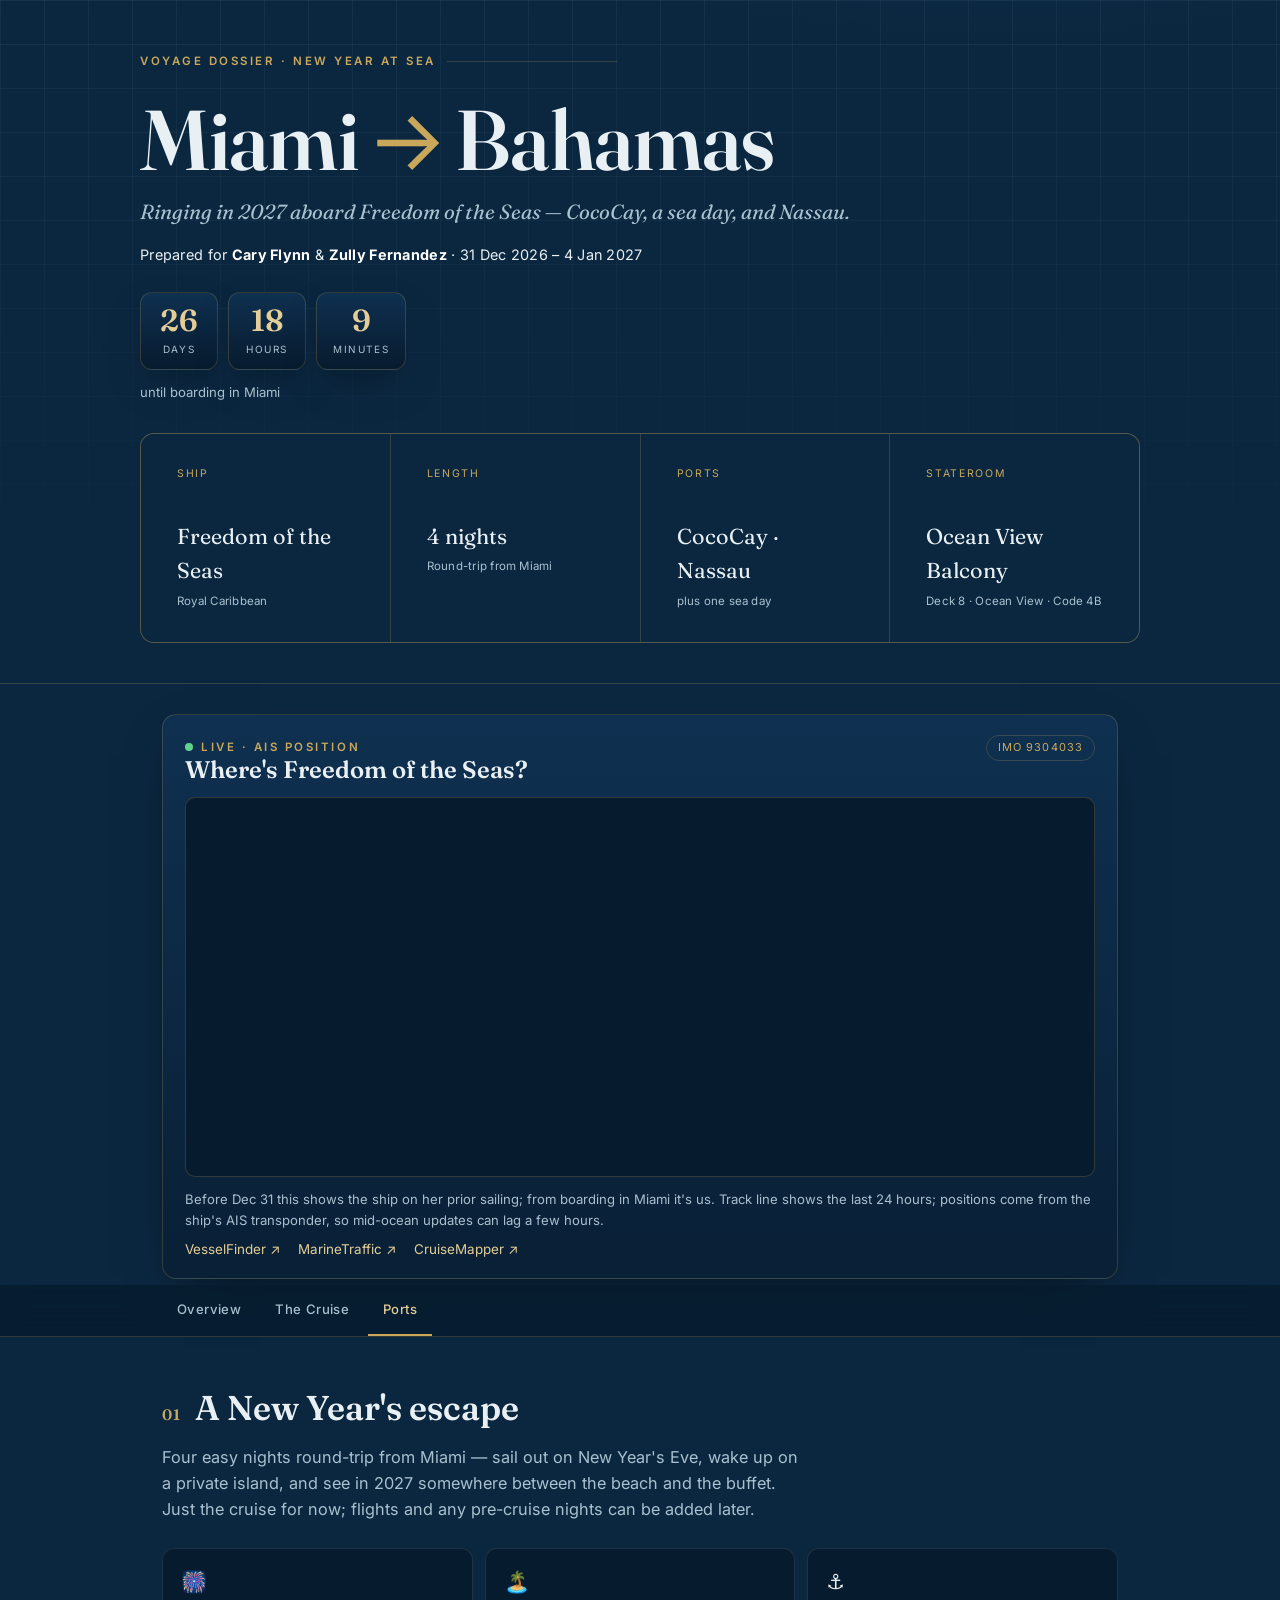
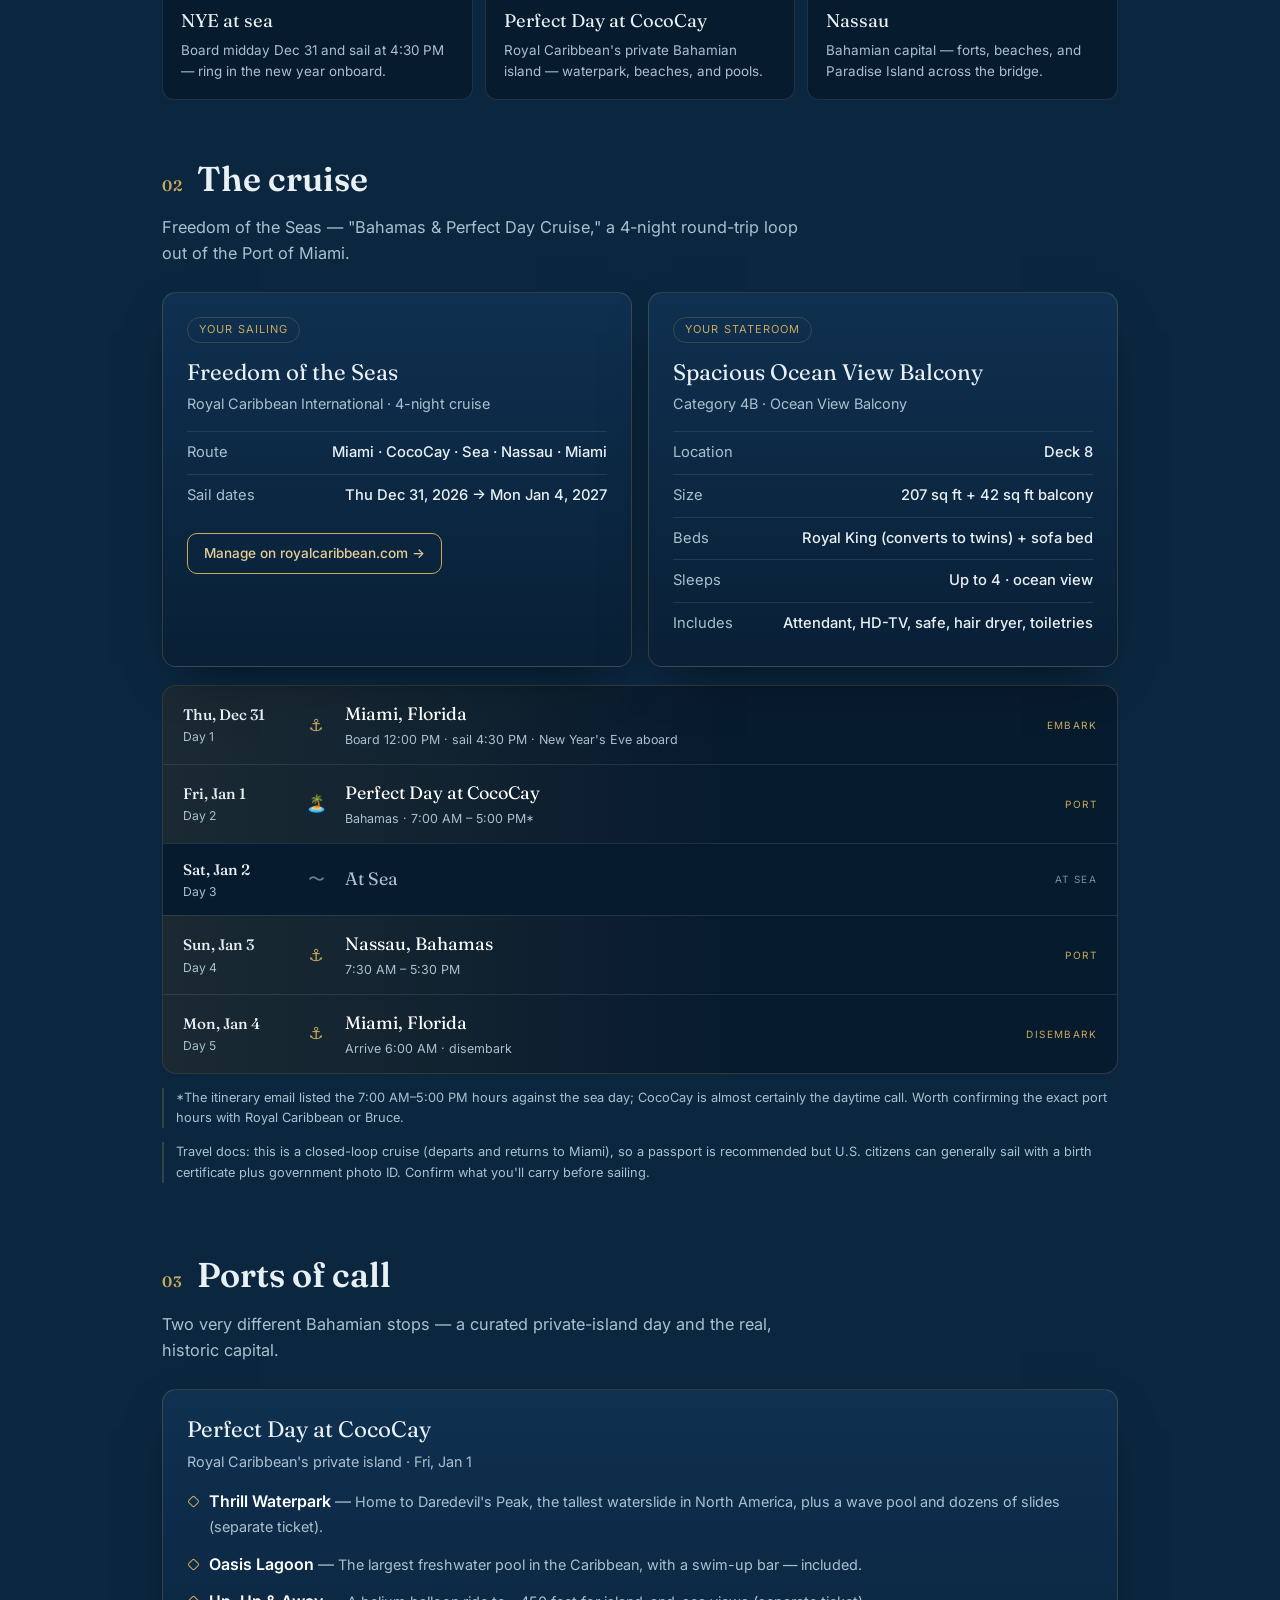
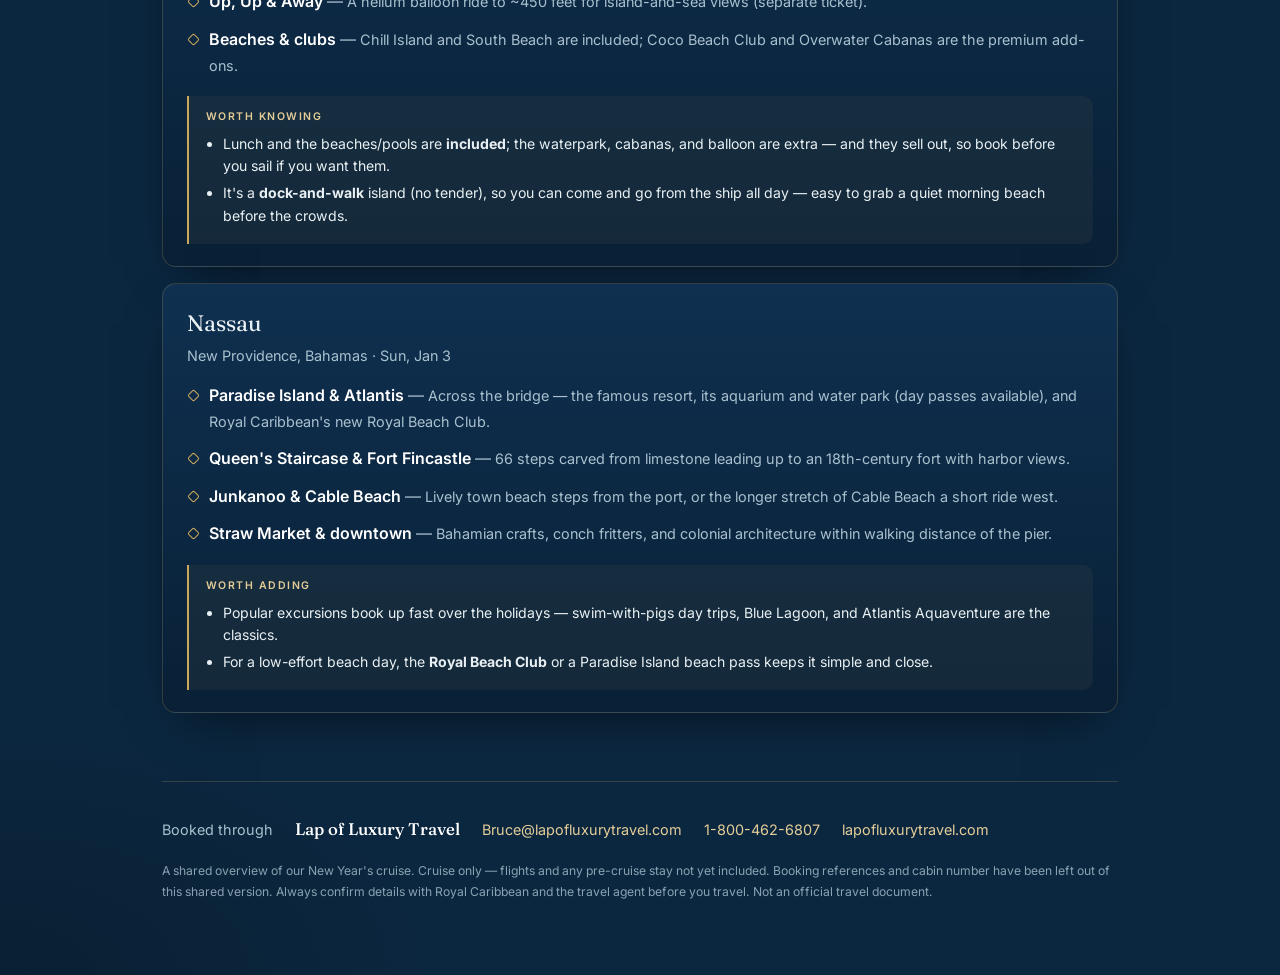
<file: trips/nye-cruise-locked.html>
<!DOCTYPE html>
<html lang="en">
<head>
<meta charset="UTF-8">
<meta name="viewport" content="width=device-width, initial-scale=1.0">
<meta name="robots" content="noindex, nofollow">
<title>New Year at Sea · Voyage Dossier</title>
<link rel="preconnect" href="https://fonts.googleapis.com">
<link rel="preconnect" href="https://fonts.gstatic.com" crossorigin>
<link href="https://fonts.googleapis.com/css2?family=Fraunces:opsz,wght@9..144,400;9..144,500;9..144,600;9..144,700&family=Inter:wght@400;500;600&display=swap" rel="stylesheet">
<style>
  :root{
    --ink:#0B2740;--abyss:#071B2E;--panel:#0F3050;--panel-2:#12395E;
    --brass:#C9A85C;--brass-soft:#E4CD97;--foam:#E9F0F3;--foam-dim:#A9C0CE;
    --coral:#E58A63;--line:rgba(201,168,92,.22);--line-soft:rgba(169,192,206,.14);
    --sea-row:rgba(169,192,206,.05);--shadow:0 18px 50px -22px rgba(0,0,0,.7);--r:14px;
  }
  *{box-sizing:border-box}
  html{scroll-behavior:smooth}
  @media (prefers-reduced-motion:reduce){html{scroll-behavior:auto}}
  body{margin:0;color:var(--foam);font-family:'Inter',system-ui,-apple-system,sans-serif;font-size:16px;line-height:1.6;-webkit-font-smoothing:antialiased;background-attachment:fixed;
    background:
      radial-gradient(1200px 620px at 78% -8%, #123a5e 0%, rgba(18,58,94,0) 60%),
      radial-gradient(900px 500px at 0% 100%, #0a2033 0%, rgba(10,32,51,0) 55%),
      var(--ink);}
  .wrap{max-width:1000px;margin:0 auto;padding:0 22px}
  a{color:var(--brass-soft);text-decoration:none}
  a:hover{color:#fff;text-decoration:underline;text-underline-offset:3px}
  h1,h2,h3{font-family:'Fraunces',Georgia,serif;font-weight:600;line-height:1.08;margin:0}
  .eyebrow{font-size:11.5px;letter-spacing:.22em;text-transform:uppercase;color:var(--brass);font-weight:600}
  code,.mono{font-family:ui-monospace,'SF Mono',Menlo,Consolas,monospace}

  header.mast{position:relative;overflow:hidden;border-bottom:1px solid var(--line)}
  .mast-grid{position:absolute;inset:0;opacity:.5;background-image:linear-gradient(var(--line-soft) 1px,transparent 1px),linear-gradient(90deg,var(--line-soft) 1px,transparent 1px);background-size:44px 44px;mask-image:linear-gradient(180deg,#000 0%,transparent 88%)}
  .mast-inner{position:relative;padding:52px 0 40px}
  .mast .eyebrow{display:flex;align-items:center;gap:11px}
  .mast .eyebrow::after{content:"";height:1px;flex:1;max-width:170px;background:var(--line)}
  h1{font-size:clamp(2.9rem,8vw,5.3rem);letter-spacing:-.01em;margin:.28em 0 .12em}
  h1 .arrow{color:var(--brass);font-family:'Inter',sans-serif;font-weight:400;padding:0 .12em}
  .sub{font-size:clamp(1rem,2.4vw,1.28rem);color:var(--foam-dim);font-family:'Fraunces',serif;font-weight:400;font-style:italic}
  .voyagers{margin-top:14px;font-size:.9rem;letter-spacing:.02em;color:var(--foam)}
  .voyagers b{color:#fff}
  .count{display:flex;gap:10px;margin-top:26px;flex-wrap:wrap}
  .count .cell{background:linear-gradient(180deg,var(--panel),var(--abyss));border:1px solid var(--line);border-radius:12px;padding:12px 16px;min-width:78px;text-align:center;box-shadow:var(--shadow)}
  .count .num{font-family:'Fraunces',serif;font-size:1.9rem;font-weight:600;color:var(--brass-soft);line-height:1}
  .count .lab{font-size:10px;letter-spacing:.16em;text-transform:uppercase;color:var(--foam-dim);margin-top:6px}
  .count-note{font-size:.82rem;color:var(--foam-dim);margin-top:12px}
  .glance{display:grid;grid-template-columns:repeat(4,1fr);gap:1px;background:var(--line);border:1px solid var(--line);border-radius:var(--r);overflow:hidden;margin-top:30px}
  .glance div{background:var(--ink);padding:16px 18px}
  .glance .k{font-size:10.5px;letter-spacing:.16em;text-transform:uppercase;color:var(--brass)}
  .glance .v{font-family:'Fraunces',serif;font-size:1.35rem;margin-top:5px}
  .glance .v small{display:block;font-family:'Inter';font-size:.72rem;color:var(--foam-dim);letter-spacing:.02em;margin-top:3px}
  @media(max-width:680px){.glance{grid-template-columns:repeat(2,1fr)}h1{margin-top:.2em}}

  nav.jump{position:sticky;top:0;z-index:20;background:rgba(7,27,46,.82);backdrop-filter:blur(12px);border-bottom:1px solid var(--line)}
  nav.jump ul{list-style:none;margin:0;padding:0;display:flex;gap:4px;overflow-x:auto;scrollbar-width:none}
  nav.jump ul::-webkit-scrollbar{display:none}
  nav.jump a{display:block;white-space:nowrap;padding:14px 15px;font-size:.82rem;letter-spacing:.03em;color:var(--foam-dim);border-bottom:2px solid transparent;font-weight:500}
  nav.jump a:hover{color:var(--foam);text-decoration:none}
  nav.jump a.active{color:var(--brass-soft);border-bottom-color:var(--brass)}

  section{padding:52px 0 8px;scroll-margin-top:56px}
  .sec-head{display:flex;align-items:baseline;gap:14px;margin-bottom:24px}
  .sec-head .no{font-family:'Fraunces',serif;font-size:.95rem;color:var(--brass);font-weight:600;letter-spacing:.05em}
  .sec-head h2{font-size:clamp(1.6rem,4vw,2.15rem)}
  .lead{color:var(--foam-dim);max-width:64ch;margin:-8px 0 26px;font-size:1.02rem}
  .card{background:linear-gradient(180deg,var(--panel) 0%,var(--abyss) 130%);border:1px solid var(--line);border-radius:var(--r);padding:22px 24px;box-shadow:var(--shadow)}
  .grid2{display:grid;grid-template-columns:1fr 1fr;gap:16px}
  @media(max-width:720px){.grid2{grid-template-columns:1fr}}
  .cardtitle{font-family:'Fraunces',serif;font-size:1.4rem;margin-bottom:2px}
  .cardsub{color:var(--foam-dim);font-size:.9rem;margin-bottom:16px}
  .kv{display:flex;justify-content:space-between;gap:16px;padding:9px 0;border-top:1px solid var(--line-soft);font-size:.92rem}
  .kv:first-child{border-top:0}
  .kv .k{color:var(--foam-dim)}
  .kv .v{text-align:right;color:var(--foam);font-weight:500}
  .pill{display:inline-block;font-size:11px;letter-spacing:.1em;text-transform:uppercase;color:var(--brass);border:1px solid var(--line);border-radius:100px;padding:3px 11px}
  .conf{display:inline-flex;align-items:center;gap:8px;background:var(--abyss);border:1px solid var(--line);border-radius:9px;padding:5px 8px 5px 12px;font-size:.86rem}
  .conf .lbl{font-size:9.5px;letter-spacing:.14em;text-transform:uppercase;color:var(--foam-dim)}
  .conf .val{font-family:ui-monospace,Menlo,monospace;color:var(--brass-soft);font-weight:500}
  .copy{border:1px solid var(--line);background:transparent;color:var(--foam-dim);border-radius:6px;width:26px;height:24px;cursor:pointer;font-size:.7rem;display:inline-flex;align-items:center;justify-content:center;transition:.15s}
  .copy:hover{color:#fff;border-color:var(--brass)}
  .copy.done{color:#7ad19a;border-color:#7ad19a}
  .btn{display:inline-flex;align-items:center;gap:8px;margin-top:16px;border:1px solid var(--brass);color:var(--brass-soft);border-radius:10px;padding:9px 16px;font-size:.85rem;font-weight:500;transition:.15s}
  .btn:hover{background:var(--brass);color:var(--abyss);text-decoration:none}

  /* highlights */
  .hl{display:grid;grid-template-columns:repeat(3,1fr);gap:12px;margin-top:4px}
  @media(max-width:720px){.hl{grid-template-columns:1fr}}
  .hl .h{background:var(--abyss);border:1px solid var(--line-soft);border-radius:12px;padding:16px 18px}
  .hl .ic{font-size:1.3rem}
  .hl .t{font-family:'Fraunces',serif;font-size:1.15rem;margin-top:8px}
  .hl .d{font-size:.84rem;color:var(--foam-dim);margin-top:4px}

  /* voyage timeline */
  .voyage{border:1px solid var(--line);border-radius:var(--r);overflow:hidden;background:var(--abyss);margin-top:16px}
  .v-day{display:grid;grid-template-columns:104px 30px 1fr auto;align-items:center;gap:14px;padding:14px 20px;border-top:1px solid var(--line-soft)}
  .v-day:first-child{border-top:0}
  .v-day.port{background:linear-gradient(90deg,rgba(201,168,92,.10),rgba(201,168,92,0) 60%)}
  .v-date{font-size:.76rem;color:var(--foam-dim)}
  .v-date b{display:block;color:var(--foam);font-family:'Fraunces',serif;font-size:.95rem;font-weight:500}
  .v-mark{display:flex;align-items:center;justify-content:center;font-size:1.05rem}
  .v-day.port .v-mark{color:var(--brass)}
  .v-day.sea .v-mark{color:var(--foam-dim);opacity:.6}
  .place{font-family:'Fraunces',serif;font-size:1.12rem}
  .v-day.port .place{color:#fff}.v-day.sea .place{color:var(--foam-dim)}
  .v-note{font-size:.78rem;color:var(--foam-dim);margin-top:1px}
  .v-tag{font-size:10px;letter-spacing:.14em;text-transform:uppercase;color:var(--brass);white-space:nowrap}
  .v-day.sea .v-tag{color:var(--foam-dim);opacity:.7}
  @media(max-width:560px){.v-day{grid-template-columns:88px 24px 1fr}.v-tag{grid-column:1 / -1;padding-left:102px;margin-top:-6px}}

  /* ports */
  .sights{list-style:none;margin:16px 0 0;padding:0;display:grid;gap:12px}
  .sights li{padding-left:22px;position:relative}
  .sights li::before{content:"";position:absolute;left:2px;top:8px;width:7px;height:7px;border:1.5px solid var(--brass);border-radius:2px;transform:rotate(45deg)}
  .sights .nm{font-weight:600;color:#fff}
  .sights .nm::after{content:" — ";color:var(--foam-dim);font-weight:400}
  .sights .ov{color:var(--foam-dim);font-size:.9rem}
  .rec{margin-top:18px;border-left:2px solid var(--brass);background:rgba(201,168,92,.06);border-radius:0 10px 10px 0;padding:13px 17px}
  .rec .rh{font-size:10.5px;letter-spacing:.14em;text-transform:uppercase;color:var(--brass-soft);font-weight:600;margin-bottom:7px}
  .rec ul{margin:0;padding-left:17px;font-size:.88rem;color:var(--foam)}
  .rec li{margin:4px 0}
  .fnote{font-size:.8rem;color:var(--foam-dim);margin-top:14px;border-left:2px solid var(--line);padding-left:12px}

  footer{margin-top:60px;border-top:1px solid var(--line);padding:34px 0 60px}
  .agent{display:flex;flex-wrap:wrap;gap:6px 22px;align-items:center;font-size:.9rem;color:var(--foam-dim)}
  .agent b{color:#fff;font-family:'Fraunces',serif;font-size:1.05rem;font-weight:500}
  .fine{font-size:.76rem;color:var(--foam-dim);margin-top:18px;line-height:1.7;opacity:.8}
  :focus-visible{outline:2px solid var(--brass-soft);outline-offset:3px;border-radius:4px}
  ::selection{background:var(--brass);color:var(--abyss)}

  /* ---------- Live ship position ---------- */
  .live{padding:30px 0 6px}
  .live-card{background:linear-gradient(180deg,var(--panel) 0%,var(--abyss) 130%);border:1px solid var(--line);border-radius:var(--r);padding:20px 22px 18px;box-shadow:var(--shadow)}
  .live-head{display:flex;flex-wrap:wrap;align-items:baseline;justify-content:space-between;gap:6px 16px;margin-bottom:14px}
  .live-head h2{font-size:1.5rem}
  .live-dot{display:inline-block;width:8px;height:8px;border-radius:50%;background:#5fd38d;margin-right:8px;box-shadow:0 0 0 0 rgba(95,211,141,.6);animation:livepulse 2s infinite}
  @keyframes livepulse{0%{box-shadow:0 0 0 0 rgba(95,211,141,.55)}70%{box-shadow:0 0 0 9px rgba(95,211,141,0)}100%{box-shadow:0 0 0 0 rgba(95,211,141,0)}}
  @media (prefers-reduced-motion:reduce){.live-dot{animation:none}}
  .live-map{border:1px solid var(--line);border-radius:10px;overflow:hidden;background:var(--abyss);min-height:380px}
  .live-map iframe{display:block;width:100%;border:0}
  .live-note{font-size:.82rem;color:var(--foam-dim);margin-top:12px}
  .live-links{display:flex;flex-wrap:wrap;gap:8px 18px;margin-top:8px;font-size:.84rem}
</style>
</head>
<body>

<header class="mast">
  <div class="mast-grid" aria-hidden="true"></div>
  <div class="wrap mast-inner">
    <div class="eyebrow">Voyage Dossier · New Year at Sea</div>
    <h1>Miami<span class="arrow">→</span>Bahamas</h1>
    <div class="sub">Ringing in 2027 aboard Freedom of the Seas — CocoCay, a sea day, and Nassau.</div>
    <div class="voyagers">Prepared for <b>Cary Flynn</b> &amp; <b>Zully Fernandez</b> · 31 Dec 2026 – 4 Jan 2027</div>

    <div class="count" id="countdown" aria-label="Countdown to boarding">
      <div class="cell"><div class="num" data-d>—</div><div class="lab">Days</div></div>
      <div class="cell"><div class="num" data-h>—</div><div class="lab">Hours</div></div>
      <div class="cell"><div class="num" data-m>—</div><div class="lab">Minutes</div></div>
    </div>
    <div class="count-note" id="countnote">until boarding in Miami</div>

    <div class="glance">
      <div><div class="k">Ship</div><div class="v">Freedom of the Seas<small>Royal Caribbean</small></div></div>
      <div><div class="k">Length</div><div class="v">4 nights<small>Round-trip from Miami</small></div></div>
      <div><div class="k">Ports</div><div class="v">CocoCay · Nassau<small>plus one sea day</small></div></div>
      <div><div class="k">Stateroom</div><div class="v">Ocean View Balcony<small>Deck 8 · Ocean View · Code 4B</small></div></div>
    </div>
  </div>
</header>

<!-- LIVE SHIP POSITION (VesselFinder AIS embed) -->
<section class="live" id="live" aria-label="Live position of Freedom of the Seas">
  <div class="wrap">
    <div class="live-card">
      <div class="live-head">
        <div>
          <div class="eyebrow"><span class="live-dot" aria-hidden="true"></span>Live · AIS position</div>
          <h2>Where's Freedom of the Seas?</h2>
        </div>
        <span class="pill">IMO 9304033</span>
      </div>
      <div class="live-map">
        <script type="text/javascript">
          var width="100%";
          var height="380";
          var zoom="5";
          var names=true;
          var imo="9304033";
          var show_track=true;
        </script>
        <script type="text/javascript" src="https://www.vesselfinder.com/aismap.js"></script>
      </div>
      <div class="live-note">Before Dec 31 this shows the ship on her prior sailing; from boarding in Miami it's us. Track line shows the last 24 hours; positions come from the ship's AIS transponder, so mid-ocean updates can lag a few hours.</div>
      <div class="live-links">
        <a href="https://www.vesselfinder.com/vessels/details/9304033" target="_blank" rel="noopener">VesselFinder ↗</a>
        <a href="https://www.marinetraffic.com/en/ais/details/ships/imo:9304033" target="_blank" rel="noopener">MarineTraffic ↗</a>
        <a href="https://www.cruisemapper.com/ships/Freedom-Of-The-Seas-654" target="_blank" rel="noopener">CruiseMapper ↗</a>
      </div>
    </div>
  </div>
</section>

<nav class="jump">
  <div class="wrap">
    <ul>
      <li><a href="#overview">Overview</a></li>
      <li><a href="#cruise">The Cruise</a></li>
      <li><a href="#ports">Ports</a></li>
    </ul>
  </div>
</nav>

<main class="wrap">

  <section id="overview">
    <div class="sec-head"><span class="no">01</span><h2>A New Year's escape</h2></div>
    <p class="lead">Four easy nights round-trip from Miami — sail out on New Year's Eve, wake up on a private island, and see in 2027 somewhere between the beach and the buffet. Just the cruise for now; flights and any pre-cruise nights can be added later.</p>
    <div class="hl">
      <div class="h"><div class="ic">🎆</div><div class="t">NYE at sea</div><div class="d">Board midday Dec 31 and sail at 4:30 PM — ring in the new year onboard.</div></div>
      <div class="h"><div class="ic">🏝️</div><div class="t">Perfect Day at CocoCay</div><div class="d">Royal Caribbean's private Bahamian island — waterpark, beaches, and pools.</div></div>
      <div class="h"><div class="ic">⚓</div><div class="t">Nassau</div><div class="d">Bahamian capital — forts, beaches, and Paradise Island across the bridge.</div></div>
    </div>
  </section>

  <section id="cruise">
    <div class="sec-head"><span class="no">02</span><h2>The cruise</h2></div>
    <p class="lead">Freedom of the Seas — "Bahamas &amp; Perfect Day Cruise," a 4-night round-trip loop out of the Port of Miami.</p>

    <div class="grid2" style="margin-bottom:18px">
      <div class="card">
        <span class="pill">Your sailing</span>
        <div class="cardtitle" style="margin-top:12px">Freedom of the Seas</div>
        <div class="cardsub">Royal Caribbean International · 4-night cruise</div>
        <div class="kv"><span class="k">Route</span><span class="v">Miami · CocoCay · Sea · Nassau · Miami</span></div>
        <div class="kv"><span class="k">Sail dates</span><span class="v">Thu Dec 31, 2026 → Mon Jan 4, 2027</span></div>
        <a class="btn" href="https://www.royalcaribbean.com/account/signin" target="_blank" rel="noopener">Manage on royalcaribbean.com →</a>
      </div>
      <div class="card">
        <span class="pill">Your stateroom</span>
        <div class="cardtitle" style="margin-top:12px">Spacious Ocean View Balcony</div>
        <div class="cardsub">Category 4B · Ocean View Balcony</div>
        <div class="kv"><span class="k">Location</span><span class="v">Deck 8</span></div>
        <div class="kv"><span class="k">Size</span><span class="v">207 sq ft + 42 sq ft balcony</span></div>
        <div class="kv"><span class="k">Beds</span><span class="v">Royal King (converts to twins) + sofa bed</span></div>
        <div class="kv"><span class="k">Sleeps</span><span class="v">Up to 4 · ocean view</span></div>
        <div class="kv"><span class="k">Includes</span><span class="v">Attendant, HD-TV, safe, hair dryer, toiletries</span></div>
      </div>
    </div>

    <div class="voyage" id="voyage">
      <div class="v-day port">
        <div class="v-date"><b>Thu, Dec 31</b>Day 1</div><div class="v-mark">⚓</div>
        <div><div class="place">Miami, Florida</div><div class="v-note">Board 12:00 PM · sail 4:30 PM · New Year's Eve aboard</div></div><div class="v-tag">Embark</div>
      </div>
      <div class="v-day port">
        <div class="v-date"><b>Fri, Jan 1</b>Day 2</div><div class="v-mark">🏝️</div>
        <div><div class="place">Perfect Day at CocoCay</div><div class="v-note">Bahamas · 7:00 AM – 5:00 PM*</div></div><div class="v-tag">Port</div>
      </div>
      <div class="v-day sea">
        <div class="v-date"><b>Sat, Jan 2</b>Day 3</div><div class="v-mark">〜</div>
        <div><div class="place">At Sea</div></div><div class="v-tag">At Sea</div>
      </div>
      <div class="v-day port">
        <div class="v-date"><b>Sun, Jan 3</b>Day 4</div><div class="v-mark">⚓</div>
        <div><div class="place">Nassau, Bahamas</div><div class="v-note">7:30 AM – 5:30 PM</div></div><div class="v-tag">Port</div>
      </div>
      <div class="v-day port">
        <div class="v-date"><b>Mon, Jan 4</b>Day 5</div><div class="v-mark">⚓</div>
        <div><div class="place">Miami, Florida</div><div class="v-note">Arrive 6:00 AM · disembark</div></div><div class="v-tag">Disembark</div>
      </div>
    </div>
    <p class="fnote">*The itinerary email listed the 7:00 AM–5:00 PM hours against the sea day; CocoCay is almost certainly the daytime call. Worth confirming the exact port hours with Royal Caribbean or Bruce.</p>
    <p class="fnote">Travel docs: this is a closed-loop cruise (departs and returns to Miami), so a passport is recommended but U.S. citizens can generally sail with a birth certificate plus government photo ID. Confirm what you'll carry before sailing.</p>
  </section>

  <section id="ports">
    <div class="sec-head"><span class="no">03</span><h2>Ports of call</h2></div>
    <p class="lead">Two very different Bahamian stops — a curated private-island day and the real, historic capital.</p>

    <div class="card" style="margin-bottom:16px">
      <div class="cardtitle">Perfect Day at CocoCay</div>
      <div class="cardsub">Royal Caribbean's private island · Fri, Jan 1</div>
      <ul class="sights">
        <li><span class="nm">Thrill Waterpark</span><span class="ov">Home to Daredevil's Peak, the tallest waterslide in North America, plus a wave pool and dozens of slides (separate ticket).</span></li>
        <li><span class="nm">Oasis Lagoon</span><span class="ov">The largest freshwater pool in the Caribbean, with a swim-up bar — included.</span></li>
        <li><span class="nm">Up, Up &amp; Away</span><span class="ov">A helium balloon ride to ~450 feet for island-and-sea views (separate ticket).</span></li>
        <li><span class="nm">Beaches &amp; clubs</span><span class="ov">Chill Island and South Beach are included; Coco Beach Club and Overwater Cabanas are the premium add-ons.</span></li>
      </ul>
      <div class="rec">
        <div class="rh">Worth knowing</div>
        <ul>
          <li>Lunch and the beaches/pools are <b>included</b>; the waterpark, cabanas, and balloon are extra — and they sell out, so book before you sail if you want them.</li>
          <li>It's a <b>dock-and-walk</b> island (no tender), so you can come and go from the ship all day — easy to grab a quiet morning beach before the crowds.</li>
        </ul>
      </div>
    </div>

    <div class="card">
      <div class="cardtitle">Nassau</div>
      <div class="cardsub">New Providence, Bahamas · Sun, Jan 3</div>
      <ul class="sights">
        <li><span class="nm">Paradise Island &amp; Atlantis</span><span class="ov">Across the bridge — the famous resort, its aquarium and water park (day passes available), and Royal Caribbean's new Royal Beach Club.</span></li>
        <li><span class="nm">Queen's Staircase &amp; Fort Fincastle</span><span class="ov">66 steps carved from limestone leading up to an 18th-century fort with harbor views.</span></li>
        <li><span class="nm">Junkanoo &amp; Cable Beach</span><span class="ov">Lively town beach steps from the port, or the longer stretch of Cable Beach a short ride west.</span></li>
        <li><span class="nm">Straw Market &amp; downtown</span><span class="ov">Bahamian crafts, conch fritters, and colonial architecture within walking distance of the pier.</span></li>
      </ul>
      <div class="rec">
        <div class="rh">Worth adding</div>
        <ul>
          <li>Popular excursions book up fast over the holidays — swim-with-pigs day trips, Blue Lagoon, and Atlantis Aquaventure are the classics.</li>
          <li>For a low-effort beach day, the <b>Royal Beach Club</b> or a Paradise Island beach pass keeps it simple and close.</li>
        </ul>
      </div>
    </div>
  </section>

  <footer>
    <div class="agent">
      <span>Booked through</span>
      <b>Lap of Luxury Travel</b>
      <a href="mailto:Bruce@lapofluxurytravel.com">Bruce@lapofluxurytravel.com</a>
      <a href="tel:+18004626807">1-800-462-6807</a>
      <a href="http://www.lapofluxurytravel.com" target="_blank" rel="noopener">lapofluxurytravel.com</a>
    </div>
    <p class="fine">A shared overview of our New Year's cruise. Cruise only — flights and any pre-cruise stay not yet included. Booking references and cabin number have been left out of this shared version. Always confirm details with Royal Caribbean and the travel agent before you travel. Not an official travel document.</p>
  </footer>
</main>

<script>
(function(){
  "use strict";
  var target=new Date("2026-12-31T12:00:00-05:00").getTime();
  var d=document.querySelector("[data-d]"),h=document.querySelector("[data-h]"),m=document.querySelector("[data-m]"),note=document.getElementById("countnote");
  function tick(){
    var diff=target-Date.now();
    if(diff<=0){if(d)d.textContent="0";if(h)h.textContent="0";if(m)m.textContent="0";if(note)note.textContent="Happy New Year — bon voyage!";return;}
    if(d)d.textContent=Math.floor(diff/86400000);
    if(h)h.textContent=Math.floor(diff%86400000/3600000);
    if(m)m.textContent=Math.floor(diff%3600000/60000);
  }
  tick();setInterval(tick,30000);

  document.querySelectorAll(".copy").forEach(function(btn){
    btn.addEventListener("click",function(){
      var val=btn.getAttribute("data-copy");
      var done=function(){btn.textContent="✓";btn.classList.add("done");setTimeout(function(){btn.textContent="⧉";btn.classList.remove("done");},1400);};
      if(navigator.clipboard&&navigator.clipboard.writeText){navigator.clipboard.writeText(val).then(done).catch(fb);}else fb();
      function fb(){var t=document.createElement("textarea");t.value=val;document.body.appendChild(t);t.select();try{document.execCommand("copy");}catch(e){}document.body.removeChild(t);done();}
    });
  });

  var links=[].slice.call(document.querySelectorAll("nav.jump a"));
  var map={};links.forEach(function(a){map[a.getAttribute("href").slice(1)]=a;});
  if("IntersectionObserver" in window){
    var obs=new IntersectionObserver(function(es){es.forEach(function(en){if(en.isIntersecting){links.forEach(function(l){l.classList.remove("active");});var a=map[en.target.id];if(a)a.classList.add("active");}});},{rootMargin:"-45% 0px -50% 0px",threshold:0});
    document.querySelectorAll("main section").forEach(function(s){obs.observe(s);});
  }
})();
</script>
</body>
</html>
</file>
<file: assets/hub.css>
/* jcf-hub — shared styles (navy & brass) */
@import url('https://fonts.googleapis.com/css2?family=Fraunces:opsz,wght@9..144,400;9..144,500;9..144,600;9..144,700&family=Inter:wght@400;500;600&display=swap');

:root{
  --ink:#0B2740; --abyss:#071B2E; --panel:#0F3050; --panel-2:#12395E;
  --brass:#C9A85C; --brass-soft:#E4CD97; --foam:#E9F0F3; --foam-dim:#A9C0CE;
  --coral:#E58A63; --line:rgba(201,168,92,.22); --line-soft:rgba(169,192,206,.14);
  --shadow:0 18px 50px -22px rgba(0,0,0,.7); --r:14px;
}
*{box-sizing:border-box}
html{scroll-behavior:smooth}
@media (prefers-reduced-motion:reduce){html{scroll-behavior:auto}}
body{
  margin:0;min-height:100vh;color:var(--foam);
  font-family:'Inter',system-ui,-apple-system,sans-serif;font-size:16px;line-height:1.6;
  -webkit-font-smoothing:antialiased;background-attachment:fixed;
  background:
    radial-gradient(1100px 600px at 78% -8%, #123a5e 0%, rgba(18,58,94,0) 60%),
    radial-gradient(900px 500px at 0% 100%, #0a2033 0%, rgba(10,32,51,0) 55%),
    var(--ink);
}
.wrap{max-width:960px;margin:0 auto;padding:0 22px}
a{color:var(--brass-soft);text-decoration:none}
a:hover{color:#fff}
h1,h2,h3{font-family:'Fraunces',Georgia,serif;font-weight:600;line-height:1.1;margin:0}
.eyebrow{font-size:11px;letter-spacing:.22em;text-transform:uppercase;color:var(--brass);font-weight:600}
.mono{font-family:ui-monospace,'SF Mono',Menlo,Consolas,monospace}

/* header */
header.h{padding:56px 0 30px;border-bottom:1px solid var(--line)}
header.h .eyebrow{display:flex;align-items:center;gap:11px}
header.h .eyebrow::after{content:"";height:1px;flex:1;max-width:160px;background:var(--line)}
h1.title{font-size:clamp(2.4rem,7vw,3.8rem);letter-spacing:-.01em;margin:.3em 0 .12em}
.sub{color:var(--foam-dim);font-family:'Fraunces',serif;font-style:italic;font-size:clamp(1rem,2.3vw,1.2rem)}
main{padding:34px 0 60px}

/* tiles */
.tiles{display:grid;grid-template-columns:repeat(auto-fit,minmax(220px,1fr));gap:16px;margin-top:8px}
.tile{display:block;background:linear-gradient(180deg,var(--panel),var(--abyss) 135%);
  border:1px solid var(--line);border-radius:var(--r);padding:24px;box-shadow:var(--shadow);
  transition:transform .16s ease,border-color .16s ease}
.tile:hover{transform:translateY(-3px);border-color:var(--brass);text-decoration:none}
.tile .ic{font-size:1.7rem}
.tile h3{font-size:1.5rem;margin:14px 0 4px;color:#fff}
.tile p{color:var(--foam-dim);font-size:.9rem;margin:0}
.tile .go{display:inline-block;margin-top:14px;color:var(--brass-soft);font-size:.85rem;font-weight:500}
.tile.soon{opacity:.6;pointer-events:none}
.tile.soon .go{color:var(--foam-dim)}

/* list rows (section index) */
.rows{display:grid;gap:12px;margin-top:8px}
.row{display:flex;justify-content:space-between;align-items:center;gap:16px;flex-wrap:wrap;
  background:linear-gradient(180deg,var(--panel),var(--abyss) 140%);border:1px solid var(--line);
  border-radius:var(--r);padding:18px 22px;box-shadow:var(--shadow)}
.row .meta .nm{font-family:'Fraunces',serif;font-size:1.3rem;color:#fff}
.row .meta .dt{color:var(--foam-dim);font-size:.85rem;margin-top:2px}
.row .acts{display:flex;gap:9px;flex-wrap:wrap}
.btn{display:inline-flex;align-items:center;gap:8px;border:1px solid var(--brass);color:var(--brass-soft);
  border-radius:10px;padding:8px 15px;font-size:.85rem;font-weight:500;transition:.15s}
.btn:hover{background:var(--brass);color:var(--abyss);text-decoration:none}
.btn.lock{border-color:var(--line-soft);color:var(--foam-dim)}
.btn.lock:hover{background:var(--panel-2);color:#fff;border-color:var(--foam-dim)}

.back{display:inline-block;margin-bottom:22px;color:var(--foam-dim);font-size:.85rem}
.back:hover{color:var(--brass-soft)}
.note{color:var(--foam-dim);font-size:.85rem;margin-top:26px;border-left:2px solid var(--line);padding-left:14px}
footer{border-top:1px solid var(--line);padding:24px 0 50px;color:var(--foam-dim);font-size:.8rem}
:focus-visible{outline:2px solid var(--brass-soft);outline-offset:3px;border-radius:4px}
::selection{background:var(--brass);color:var(--abyss)}
</file>
